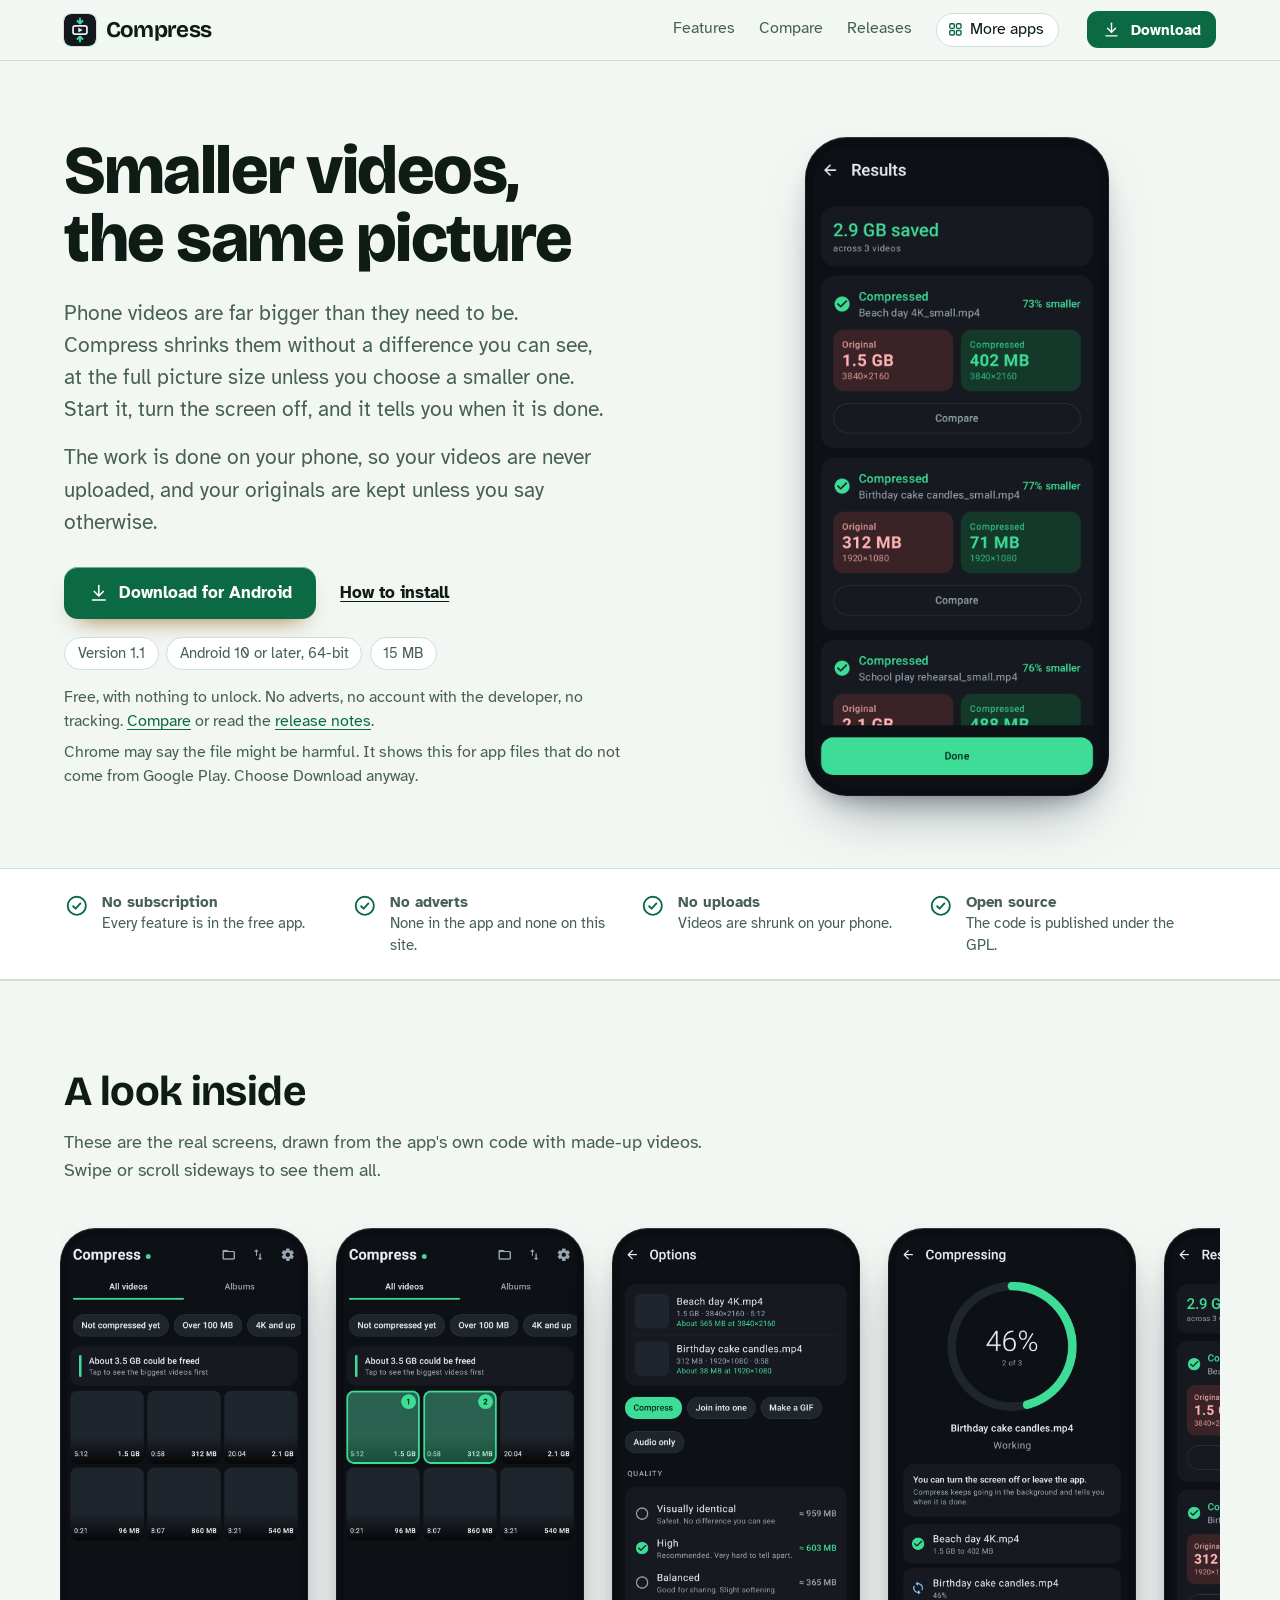
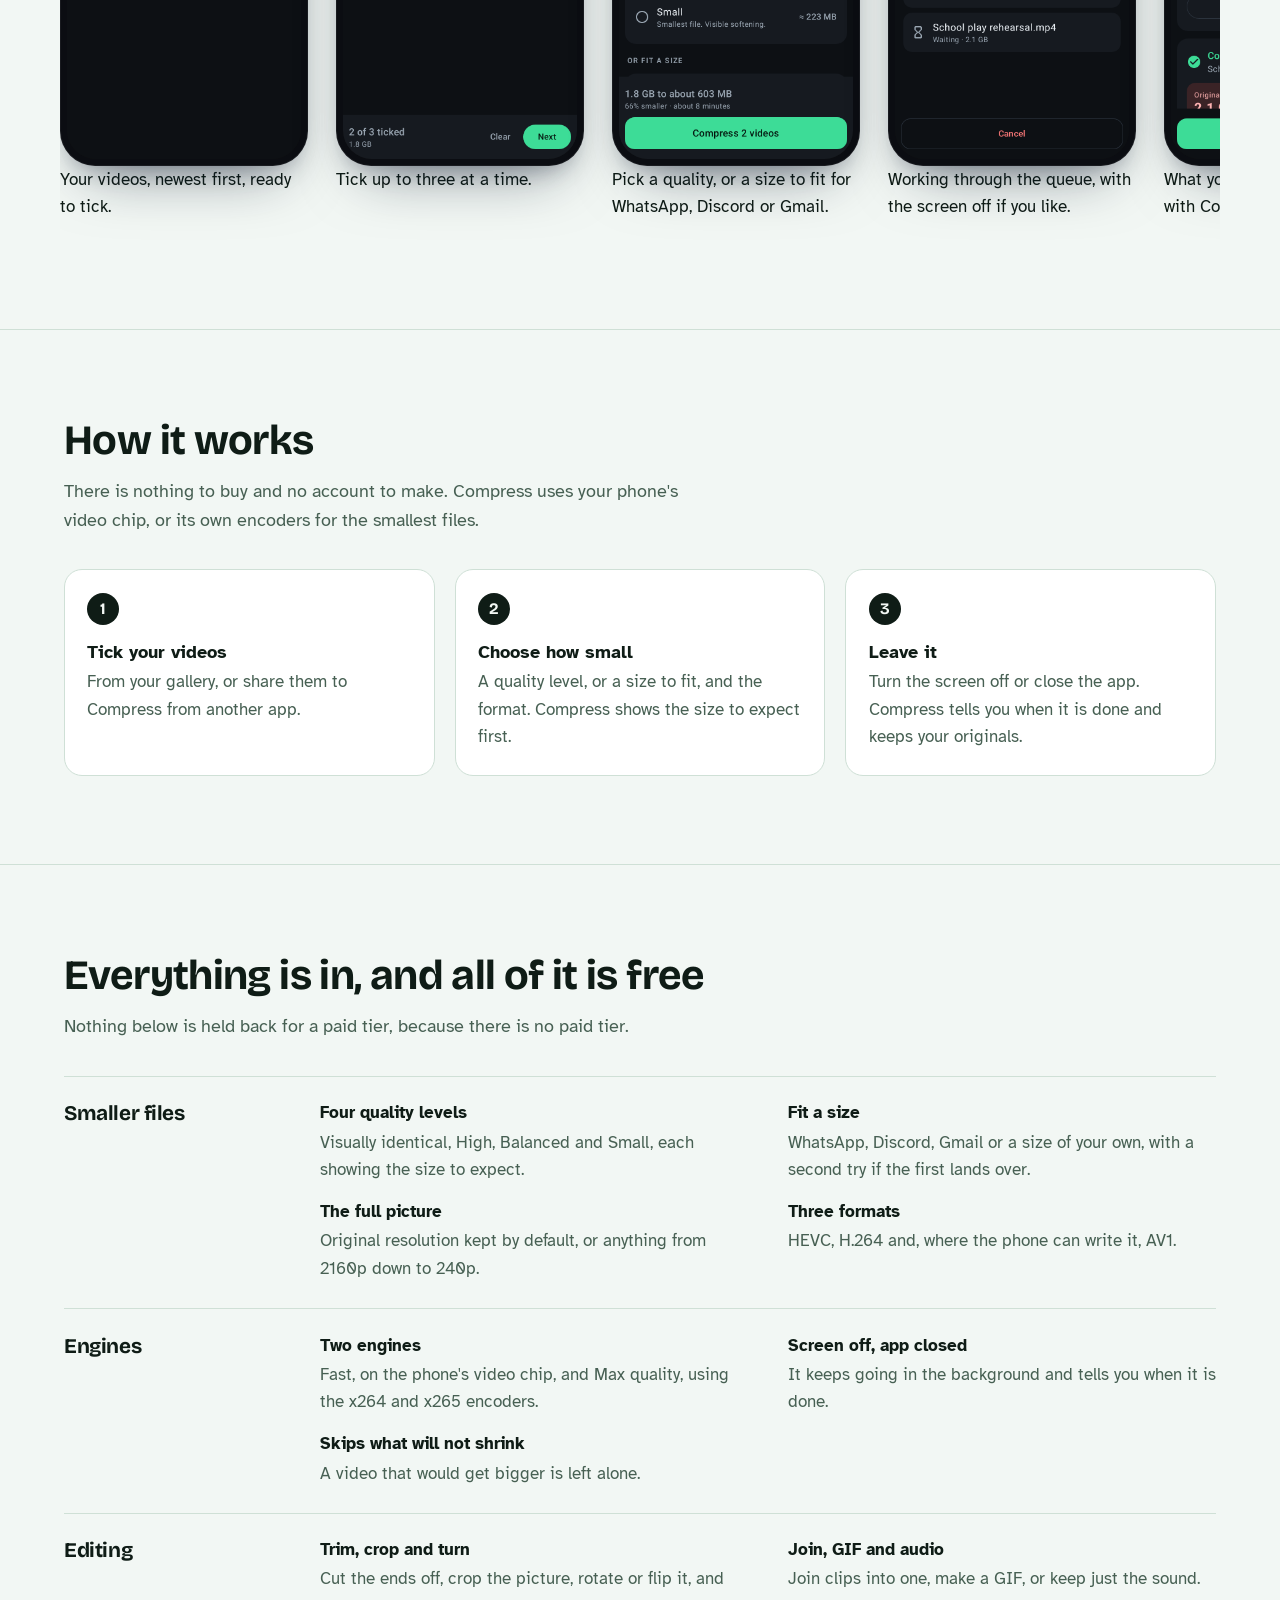
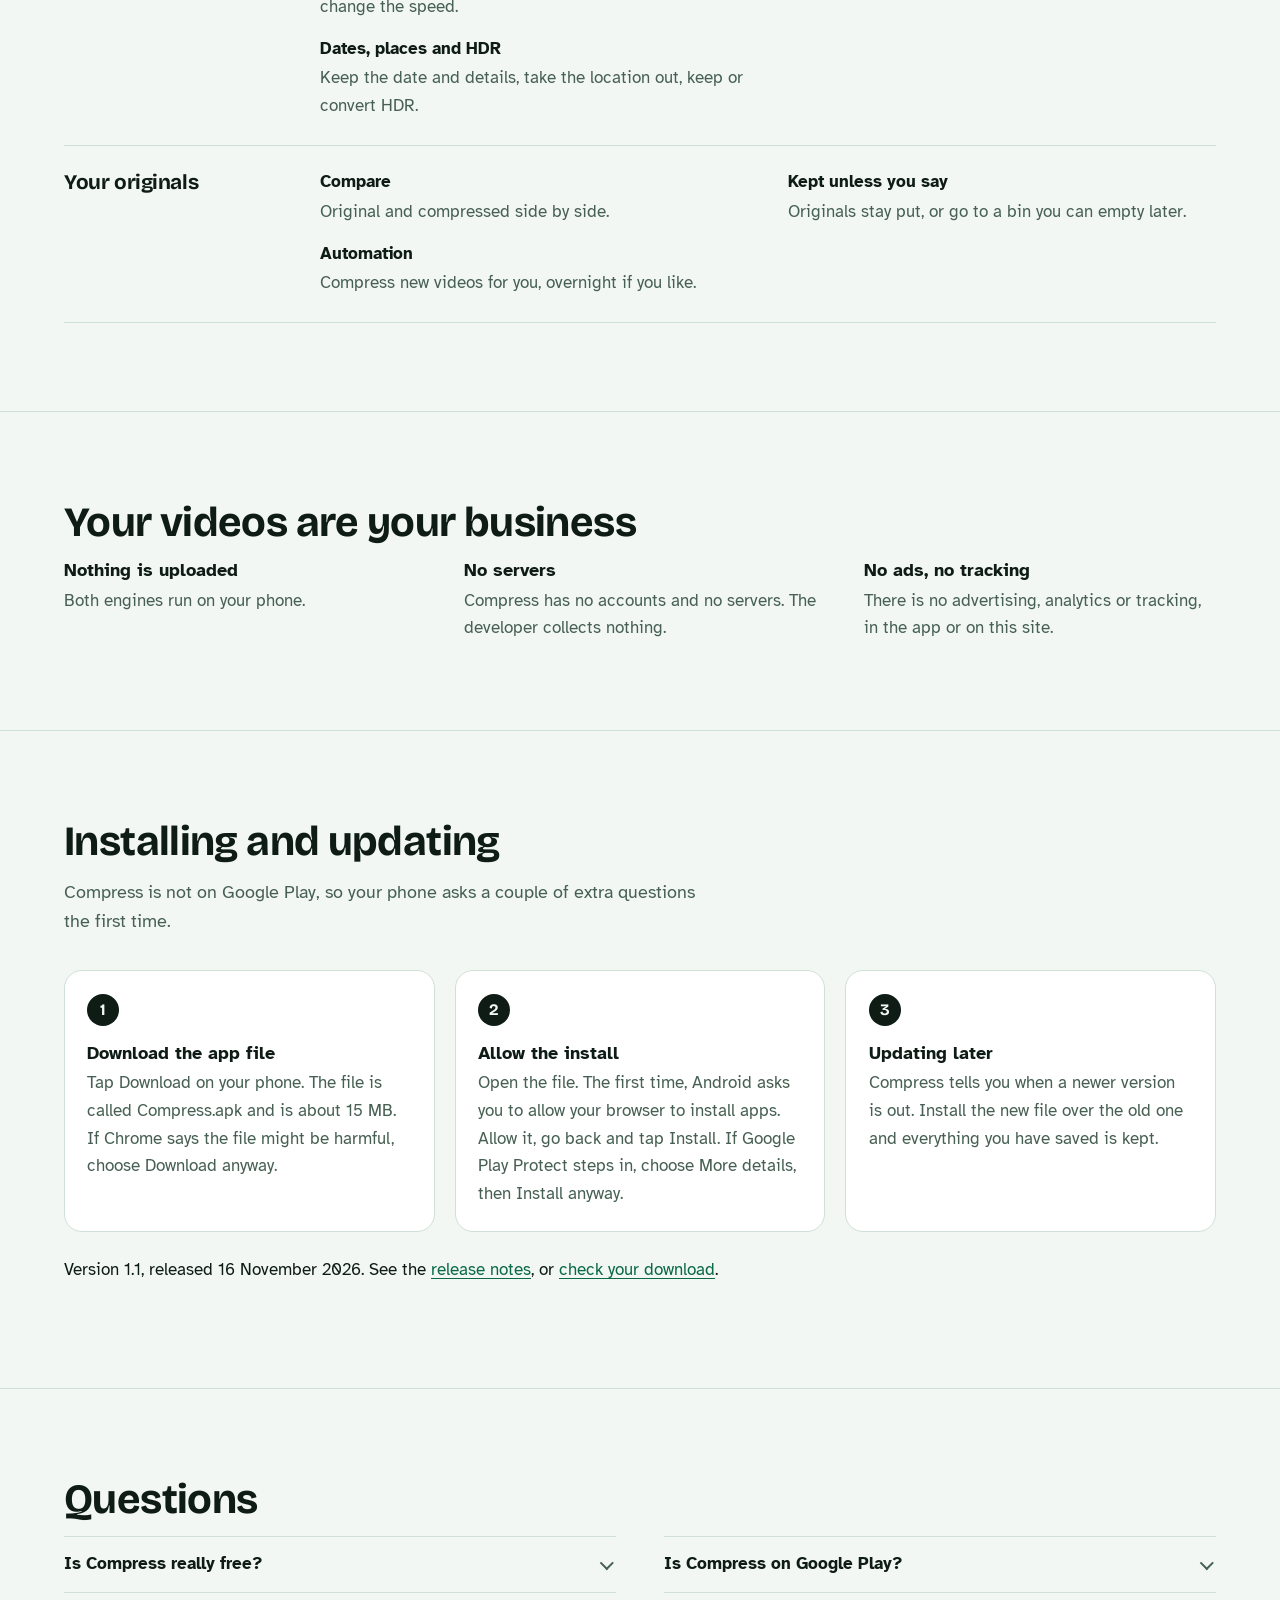
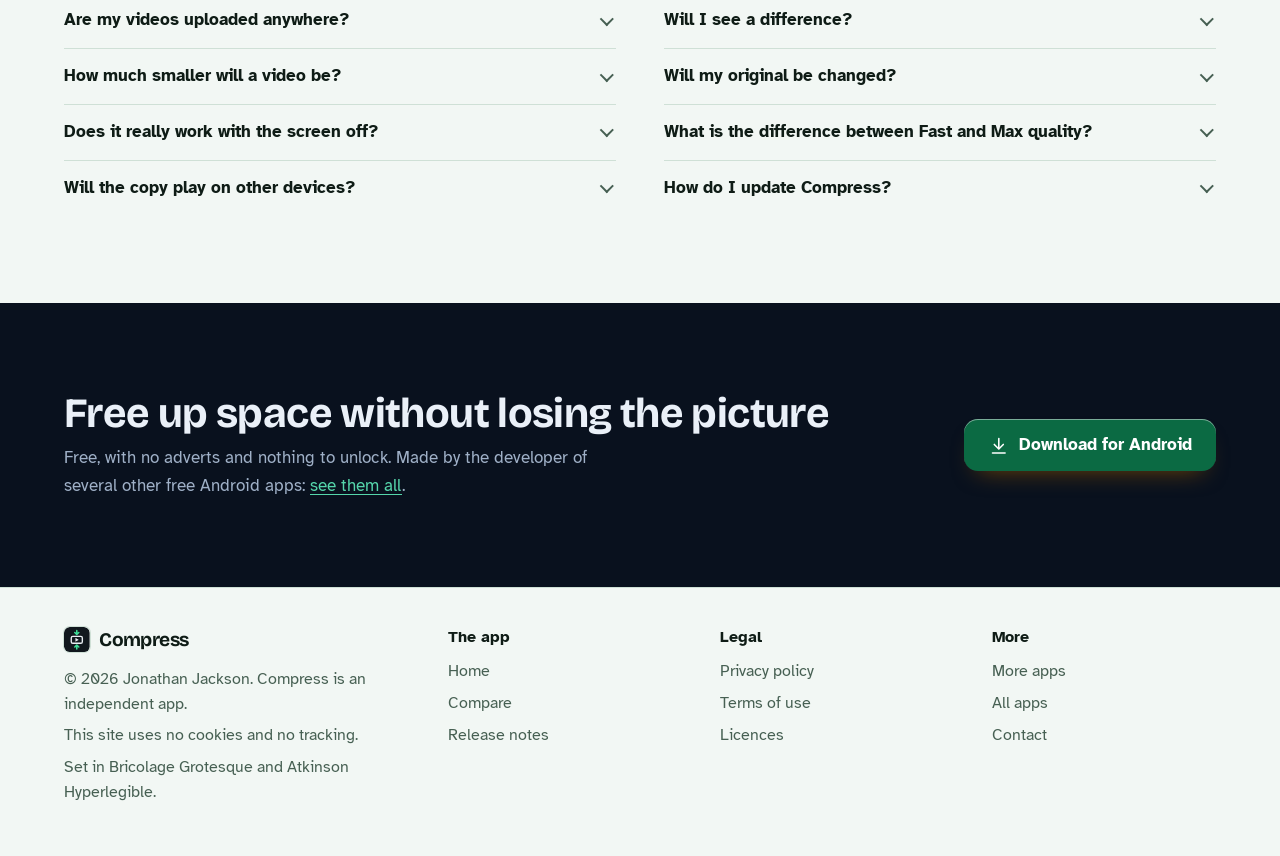
<file: index.html>
<!DOCTYPE html>
<html lang="en-GB">
<head>
<meta charset="utf-8">
<meta name="viewport" content="width=device-width, initial-scale=1">
<title>Compress: smaller videos, the same picture, on your phone</title>
<meta name="description" content="Compress is a free, open-source Android app that makes phone videos smaller without a difference you can see. Quality levels or a size to fit, HEVC, H.264 and AV1, screen off. No adverts, no uploads.">
<meta name="author" content="Jonathan Jackson">
<link rel="canonical" href="https://customgpter.github.io/compress/">
<meta name="theme-color" content="#f2f7f4" media="(prefers-color-scheme: light)">
<meta name="theme-color" content="#0a120e" media="(prefers-color-scheme: dark)">
<meta property="og:type" content="website">
<meta property="og:site_name" content="Compress">
<meta property="og:title" content="Compress: smaller videos, the same picture, on your phone">
<meta property="og:description" content="Compress is a free, open-source Android app that makes phone videos smaller without a difference you can see. Quality levels or a size to fit, HEVC, H.264 and AV1, screen off. No adverts, no uploads.">
<meta property="og:url" content="https://customgpter.github.io/compress/">
<meta property="og:image" content="https://customgpter.github.io/compress/assets/og.png">
<meta property="og:image:width" content="1200">
<meta property="og:image:height" content="630">
<meta property="og:image:alt" content="Compress&#x27;s results screen showing 2.9 GB saved across three videos">
<meta property="og:locale" content="en_GB">
<meta name="twitter:card" content="summary_large_image">
<link rel="icon" href="./assets/favicon.svg" type="image/svg+xml">
<link rel="apple-touch-icon" href="./assets/apple-touch-icon.png">
<link rel="preload" href="./assets/fonts/bricolage-grotesque-latin.woff2" as="font" type="font/woff2" crossorigin>
<link rel="preload" href="./assets/fonts/atkinson-hyperlegible-latin-400-normal.woff2" as="font" type="font/woff2" crossorigin>
<link rel="stylesheet" href="./assets/site.css?v=1">
<link rel="stylesheet" href="./assets/house.css?v=1">
<link rel="stylesheet" href="./assets/apps-list.css?v=1">
<script src="./assets/apps-list.js?v=1" defer></script>
<script type="application/ld+json">{"@context":"https://schema.org","@type":"SoftwareApplication","name":"Compress","url":"https://customgpter.github.io/compress/","description":"Compress is a free, open-source Android app that makes phone videos smaller without a difference you can see. Quality levels or a size to fit, HEVC, H.264 and AV1, screen off. No adverts, no uploads.","applicationCategory":"MultimediaApplication","operatingSystem":"Android 10 or later, 64-bit","softwareVersion":"1.1","downloadUrl":"https://github.com/CustomGPTer/compress/releases/latest/download/Compress.apk","releaseNotes":"https://customgpter.github.io/compress/releases.html","offers":{"@type":"Offer","price":"0","priceCurrency":"GBP"},"inLanguage":"en-GB","image":"https://customgpter.github.io/compress/assets/og.png","featureList":["Four quality levels","Fit a size","The full picture","Three formats","Two engines","Screen off, app closed","Skips what will not shrink","Trim, crop and turn","Join, GIF and audio","Dates, places and HDR","Compare","Kept unless you say"],"author":{"@type":"Person","name":"Jonathan Jackson"}}</script>
<script type="application/ld+json">{"@context":"https://schema.org","@type":"FAQPage","mainEntity":[{"@type":"Question","name":"Is Compress really free?","acceptedAnswer":{"@type":"Answer","text":"Yes. There is no paid version, no subscription and no adverts, and nothing in the app is locked. See the comparison."}},{"@type":"Question","name":"Is Compress on Google Play?","acceptedAnswer":{"@type":"Answer","text":"No. Compress is a personal project and is downloaded from this site as an Android app file. It needs Android 10 or later on a 64-bit phone, which covers almost every phone sold in recent years."}},{"@type":"Question","name":"Are my videos uploaded anywhere?","acceptedAnswer":{"@type":"Answer","text":"No. Compress reads and writes videos on your phone, and it has no servers. It uses the internet for one thing only: to check for a newer version of itself. The detail is in the privacy policy."}},{"@type":"Question","name":"Will I see a difference?","acceptedAnswer":{"@type":"Answer","text":"On Visually identical and High you should not, at normal viewing. Compressing always discards something, and the lower settings trade more of it for a smaller file, so each setting says plainly what to expect. Use Compare to check a result for yourself before you delete anything."}},{"@type":"Question","name":"How much smaller will a video be?","acceptedAnswer":{"@type":"Answer","text":"It depends on the video and the setting. On High, Compress aims a one-minute 1080p video at about 39 MB, where a phone usually records that minute at 100 MB or more. A video that is already tightly packed, such as one downloaded from a website, may not shrink at all. Compress says so and skips it."}},{"@type":"Question","name":"Will my original be changed?","acceptedAnswer":{"@type":"Answer","text":"No. Compress saves a new copy, in Movies/Compress unless you choose another folder, and leaves the original alone. If you turn on Replace originals, you are asked after each batch to move the originals to Android's bin, where they stay for 30 days."}},{"@type":"Question","name":"Does it really work with the screen off?","acceptedAnswer":{"@type":"Answer","text":"Yes. Compress runs as a background task with a notification that shows progress, so you can turn the screen off or use another app. Recent versions of Android limit how long an app may do this in a day, to about six hours. If that limit is reached, Compress stops tidily and carries on when you next open it."}},{"@type":"Question","name":"What is the difference between Fast and Max quality?","acceptedAnswer":{"@type":"Answer","text":"Fast hands the work to the phone's video chip, which is quick and stays cool. Max quality does the work in software with the x264 and x265 encoders. It can squeeze a file smaller for the same picture, but it takes many times longer and warms the phone, so it is best left running on charge."}},{"@type":"Question","name":"Will the copy play on other devices?","acceptedAnswer":{"@type":"Answer","text":"A copy in HEVC plays on most phones, tablets, televisions and computers made since about 2017. If it has to play on something older, choose H.264 instead. AV1 files are the smallest and need a recent device or browser."}},{"@type":"Question","name":"How do I update Compress?","acceptedAnswer":{"@type":"Answer","text":"Compress tells you when it opens if a newer version is out. Download it from this site and install it over the one you have. Your settings and your queue are kept."}}]}</script>
</head>
<body>
<a class="skip" href="#main">Skip to content</a>
<header class="masthead">
<div class="wrap">
<a class="brand" href="./" aria-label="Compress home"><svg viewBox="0 0 108 108" aria-hidden="true"><rect width="108" height="108" rx="24" fill="#12181e"/><g transform="translate(54 54) scale(1.3) translate(-54 -54)"><path fill="none" stroke="#e9eef3" stroke-width="4.5" stroke-linejoin="round" d="M41 43h26a5 5 0 0 1 5 5v12a5 5 0 0 1-5 5H41a5 5 0 0 1-5-5V48a5 5 0 0 1 5-5z"/><path fill="#e9eef3" d="M50.5 48.2l9.2 5.3a.6.6 0 0 1 0 1l-9.2 5.3a.6.6 0 0 1-.9-.5V48.7a.6.6 0 0 1 .9-.5z"/><path fill="none" stroke="#3ddc97" stroke-width="5" stroke-linecap="round" stroke-linejoin="round" d="M54 24v12M47.5 30.5 54 37l6.5-6.5M54 84V72M47.5 77.5 54 71l6.5 6.5"/></g></svg><span>Compress</span></a>
<nav aria-label="Main"><ul><li><a href="./#features">Features</a></li><li><a href="./compare.html">Compare</a></li><li><a href="./releases.html">Releases</a></li><li><a class="more-apps" href="./more-apps.html"><svg class="ico" viewBox="0 0 24 24" aria-hidden="true"><rect x="4" y="4" width="6.5" height="6.5" rx="1.6"/><rect x="13.5" y="4" width="6.5" height="6.5" rx="1.6"/><rect x="4" y="13.5" width="6.5" height="6.5" rx="1.6"/><rect x="13.5" y="13.5" width="6.5" height="6.5" rx="1.6"/></svg>More apps</a></li></ul></nav>
<a class="button small" href="https://github.com/CustomGPTer/compress/releases/latest/download/Compress.apk"><svg class="ico" viewBox="0 0 24 24" aria-hidden="true"><path d="M12 4v11"/><path d="M7 10.5l5 5 5-5"/><path d="M5 20h14"/></svg>Download</a>
</div>
</header>
<main id="main">
<div class="hero">
<div class="wrap hero-grid">
<div class="hero-copy">
<h1>Smaller videos, the same picture</h1>
<p class="lede">Phone videos are far bigger than they need to be. Compress shrinks them without a difference you can see, at the full picture size unless you choose a smaller one. Start it, turn the screen off, and it tells you when it is done.</p><p class="lede">The work is done on your phone, so your videos are never uploaded, and your originals are kept unless you say otherwise.</p>

<p class="get" id="download"><a class="button" href="https://github.com/CustomGPTer/compress/releases/latest/download/Compress.apk"><svg class="ico" viewBox="0 0 24 24" aria-hidden="true"><path d="M12 4v11"/><path d="M7 10.5l5 5 5-5"/><path d="M5 20h14"/></svg>Download for Android</a><a class="aside" href="#install">How to install</a></p>
<ul class="pills"><li>Version 1.1</li><li>Android 10 or later, 64-bit</li><li>15 MB</li></ul>
<p class="facts">Free, with nothing to unlock. No adverts, no account with the developer, no tracking. <a href="compare.html">Compare</a> or read the <a href="releases.html">release notes</a>.</p>
<p class="facts">Chrome may say the file might be harmful. It shows this for app files that do not come from Google Play. Choose Download anyway.</p>
</div>
<div class="hero-phone"><div class="phone"><img src="./assets/screens/results.png" alt="What you saved, video by video, with Compare." width="393" height="852" fetchpriority="high"></div></div>
</div>
</div>

<section class="promises" aria-label="In short">
<div class="wrap"><ul><li><svg class="ico" viewBox="0 0 24 24" aria-hidden="true"><circle cx="12" cy="12" r="8.5"/><path d="M8.6 12.4l2.3 2.3 4.5-4.9"/></svg><span><b>No subscription</b><span>Every feature is in the free app.</span></span></li><li><svg class="ico" viewBox="0 0 24 24" aria-hidden="true"><circle cx="12" cy="12" r="8.5"/><path d="M8.6 12.4l2.3 2.3 4.5-4.9"/></svg><span><b>No adverts</b><span>None in the app and none on this site.</span></span></li><li><svg class="ico" viewBox="0 0 24 24" aria-hidden="true"><circle cx="12" cy="12" r="8.5"/><path d="M8.6 12.4l2.3 2.3 4.5-4.9"/></svg><span><b>No uploads</b><span>Videos are shrunk on your phone.</span></span></li><li><svg class="ico" viewBox="0 0 24 24" aria-hidden="true"><circle cx="12" cy="12" r="8.5"/><path d="M8.6 12.4l2.3 2.3 4.5-4.9"/></svg><span><b>Open source</b><span>The code is published under the GPL.</span></span></li></ul></div>
</section>

<section id="screens" aria-labelledby="screens-h">
<div class="wrap">
<h2 id="screens-h">A look inside</h2>
<p class="intro">These are the real screens, drawn from the app&#x27;s own code with made-up videos. Swipe or scroll sideways to see them all.</p>
<div class="gallery" tabindex="0" role="region" aria-label="Screens from Compress"><figure class="shot"><div class="phone"><img src="./assets/screens/home.png" alt="Your videos, newest first, ready to tick." width="393" height="852" loading="eager" decoding="async"></div><figcaption>Your videos, newest first, ready to tick.</figcaption></figure><figure class="shot"><div class="phone"><img src="./assets/screens/picked.png" alt="Tick up to three at a time." width="393" height="852" loading="eager" decoding="async"></div><figcaption>Tick up to three at a time.</figcaption></figure><figure class="shot"><div class="phone"><img src="./assets/screens/options.png" alt="Pick a quality, or a size to fit for WhatsApp, Discord or Gmail." width="393" height="852" loading="eager" decoding="async"></div><figcaption>Pick a quality, or a size to fit for WhatsApp, Discord or Gmail.</figcaption></figure><figure class="shot"><div class="phone"><img src="./assets/screens/progress.png" alt="Working through the queue, with the screen off if you like." width="393" height="852" loading="eager" decoding="async"></div><figcaption>Working through the queue, with the screen off if you like.</figcaption></figure><figure class="shot"><div class="phone"><img src="./assets/screens/results.png" alt="What you saved, video by video, with Compare." width="393" height="852" loading="eager" decoding="async"></div><figcaption>What you saved, video by video, with Compare.</figcaption></figure><figure class="shot"><div class="phone"><img src="./assets/screens/settings.png" alt="Starting choices and where new videos are saved." width="393" height="852" loading="eager" decoding="async"></div><figcaption>Starting choices and where new videos are saved.</figcaption></figure><figure class="shot"><div class="phone"><img src="./assets/screens/licences.png" alt="The open-source parts inside, and where to get the code." width="393" height="852" loading="eager" decoding="async"></div><figcaption>The open-source parts inside, and where to get the code.</figcaption></figure></div>
</div>
</section>

<section id="how" aria-labelledby="how-h">
<div class="wrap">
<h2 id="how-h">How it works</h2>
<p class="intro">There is nothing to buy and no account to make. Compress uses your phone's video chip, or its own encoders for the smallest files.</p>
<ol class="steps"><li><h3>Tick your videos</h3><p>From your gallery, or share them to Compress from another app.</p></li><li><h3>Choose how small</h3><p>A quality level, or a size to fit, and the format. Compress shows the size to expect first.</p></li><li><h3>Leave it</h3><p>Turn the screen off or close the app. Compress tells you when it is done and keeps your originals.</p></li></ol>
</div>
</section>

<section id="features" aria-labelledby="features-h">
<div class="wrap">
<h2 id="features-h">Everything is in, and all of it is free</h2>
<p class="intro">Nothing below is held back for a paid tier, because there is no paid tier.</p>
<div class="groups"><div class="group"><h3>Smaller files</h3><dl><div><dt>Four quality levels</dt><dd>Visually identical, High, Balanced and Small, each showing the size to expect.</dd></div><div><dt>Fit a size</dt><dd>WhatsApp, Discord, Gmail or a size of your own, with a second try if the first lands over.</dd></div><div><dt>The full picture</dt><dd>Original resolution kept by default, or anything from 2160p down to 240p.</dd></div><div><dt>Three formats</dt><dd>HEVC, H.264 and, where the phone can write it, AV1.</dd></div></dl></div><div class="group"><h3>Engines</h3><dl><div><dt>Two engines</dt><dd>Fast, on the phone's video chip, and Max quality, using the x264 and x265 encoders.</dd></div><div><dt>Screen off, app closed</dt><dd>It keeps going in the background and tells you when it is done.</dd></div><div><dt>Skips what will not shrink</dt><dd>A video that would get bigger is left alone.</dd></div></dl></div><div class="group"><h3>Editing</h3><dl><div><dt>Trim, crop and turn</dt><dd>Cut the ends off, crop the picture, rotate or flip it, and change the speed.</dd></div><div><dt>Join, GIF and audio</dt><dd>Join clips into one, make a GIF, or keep just the sound.</dd></div><div><dt>Dates, places and HDR</dt><dd>Keep the date and details, take the location out, keep or convert HDR.</dd></div></dl></div><div class="group"><h3>Your originals</h3><dl><div><dt>Compare</dt><dd>Original and compressed side by side.</dd></div><div><dt>Kept unless you say</dt><dd>Originals stay put, or go to a bin you can empty later.</dd></div><div><dt>Automation</dt><dd>Compress new videos for you, overnight if you like.</dd></div></dl></div></div>
</div>
</section>

<section id="privacy" aria-labelledby="privacy-h">
<div class="wrap">
<h2 id="privacy-h">Your videos are your business</h2>
<ul class="plain"><li><h3>Nothing is uploaded</h3><p>Both engines run on your phone.</p></li><li><h3>No servers</h3><p>Compress has no accounts and no servers. The developer collects nothing.</p></li><li><h3>No ads, no tracking</h3><p>There is no advertising, analytics or tracking, in the app or on this site.</p></li></ul>
</div>
</section>

<section id="install" aria-labelledby="install-h">
<div class="wrap">
<h2 id="install-h">Installing and updating</h2>
<p class="intro">Compress is not on Google Play, so your phone asks a couple of extra questions the first time.</p>
<ol class="steps"><li><h3>Download the app file</h3><p>Tap Download on your phone. The file is called Compress.apk and is about 15 MB. If Chrome says the file might be harmful, choose Download anyway.</p></li><li><h3>Allow the install</h3><p>Open the file. The first time, Android asks you to allow your browser to install apps. Allow it, go back and tap Install. If Google Play Protect steps in, choose More details, then Install anyway.</p></li><li><h3>Updating later</h3><p>Compress tells you when a newer version is out. Install the new file over the old one and everything you have saved is kept.</p></li></ol>
<p class="after-table">Version 1.1, released 16 November 2026. See the <a href="releases.html">release notes</a>, or <a href="releases.html#checking">check your download</a>.</p>
</div>
</section>

<section id="questions" aria-labelledby="questions-h">
<div class="wrap">
<h2 id="questions-h">Questions</h2>
<div class="faq"><details><summary>Is Compress really free?</summary><p>Yes. There is no paid version, no subscription and no adverts, and nothing in the app is locked. <a href="compare.html">See the comparison</a>.</p></details><details><summary>Is Compress on Google Play?</summary><p>No. Compress is a personal project and is downloaded from this site as an Android app file. It needs Android 10 or later on a 64-bit phone, which covers almost every phone sold in recent years.</p></details><details><summary>Are my videos uploaded anywhere?</summary><p>No. Compress reads and writes videos on your phone, and it has no servers. It uses the internet for one thing only: to check for a newer version of itself. The detail is in the <a href="privacy.html#services">privacy policy</a>.</p></details><details><summary>Will I see a difference?</summary><p>On Visually identical and High you should not, at normal viewing. Compressing always discards something, and the lower settings trade more of it for a smaller file, so each setting says plainly what to expect. Use Compare to check a result for yourself before you delete anything.</p></details><details><summary>How much smaller will a video be?</summary><p>It depends on the video and the setting. On High, Compress aims a one-minute 1080p video at about 39 MB, where a phone usually records that minute at 100 MB or more. A video that is already tightly packed, such as one downloaded from a website, may not shrink at all. Compress says so and skips it.</p></details><details><summary>Will my original be changed?</summary><p>No. Compress saves a new copy, in Movies/Compress unless you choose another folder, and leaves the original alone. If you turn on Replace originals, you are asked after each batch to move the originals to Android's bin, where they stay for 30 days.</p></details><details><summary>Does it really work with the screen off?</summary><p>Yes. Compress runs as a background task with a notification that shows progress, so you can turn the screen off or use another app. Recent versions of Android limit how long an app may do this in a day, to about six hours. If that limit is reached, Compress stops tidily and carries on when you next open it.</p></details><details><summary>What is the difference between Fast and Max quality?</summary><p>Fast hands the work to the phone's video chip, which is quick and stays cool. Max quality does the work in software with the x264 and x265 encoders. It can squeeze a file smaller for the same picture, but it takes many times longer and warms the phone, so it is best left running on charge.</p></details><details><summary>Will the copy play on other devices?</summary><p>A copy in HEVC plays on most phones, tablets, televisions and computers made since about 2017. If it has to play on something older, choose H.264 instead. AV1 files are the smallest and need a recent device or browser.</p></details><details><summary>How do I update Compress?</summary><p>Compress tells you when it opens if a newer version is out. Download it from this site and install it over the one you have. Your settings and your queue are kept.</p></details></div>
</div>
</section>

<section class="closing" aria-labelledby="closing-h">
<div class="wrap">
<div><h2 id="closing-h">Free up space without losing the picture</h2><p>Free, with no adverts and nothing to unlock. Made by the developer of several other free Android apps: <a href="more-apps.html">see them all</a>.</p></div>
<a class="button" href="https://github.com/CustomGPTer/compress/releases/latest/download/Compress.apk"><svg class="ico" viewBox="0 0 24 24" aria-hidden="true"><path d="M12 4v11"/><path d="M7 10.5l5 5 5-5"/><path d="M5 20h14"/></svg>Download for Android</a>
</div>
</section>
</main>
<footer class="colophon">
<div class="wrap">
<div>
<a class="brand" href="./" aria-label="Compress home"><svg viewBox="0 0 108 108" aria-hidden="true"><rect width="108" height="108" rx="24" fill="#12181e"/><g transform="translate(54 54) scale(1.3) translate(-54 -54)"><path fill="none" stroke="#e9eef3" stroke-width="4.5" stroke-linejoin="round" d="M41 43h26a5 5 0 0 1 5 5v12a5 5 0 0 1-5 5H41a5 5 0 0 1-5-5V48a5 5 0 0 1 5-5z"/><path fill="#e9eef3" d="M50.5 48.2l9.2 5.3a.6.6 0 0 1 0 1l-9.2 5.3a.6.6 0 0 1-.9-.5V48.7a.6.6 0 0 1 .9-.5z"/><path fill="none" stroke="#3ddc97" stroke-width="5" stroke-linecap="round" stroke-linejoin="round" d="M54 24v12M47.5 30.5 54 37l6.5-6.5M54 84V72M47.5 77.5 54 71l6.5 6.5"/></g></svg><span>Compress</span></a>
<p>&copy; 2026 Jonathan Jackson. Compress is an independent app.</p>
<p>This site uses no cookies and no tracking.</p>
<p>Set in Bricolage Grotesque and Atkinson Hyperlegible.</p>
</div>
<nav aria-label="The app"><h2>The app</h2><ul>
<li><a href="./">Home</a></li>
<li><a href="./compare.html">Compare</a></li>
<li><a href="./releases.html">Release notes</a></li>

</ul></nav>
<nav aria-label="Legal"><h2>Legal</h2><ul>
<li><a href="./privacy.html">Privacy policy</a></li>
<li><a href="./terms.html">Terms of use</a></li>
<li><a href="./licences.html">Licences</a></li>
</ul></nav>
<nav aria-label="More"><h2>More</h2><ul>
<li><a href="./more-apps.html">More apps</a></li>
<li><a href="https://customgpter.github.io/">All apps</a></li>
<li><a href="https://github.com/CustomGPTer/compress/issues">Contact</a></li>
</ul></nav>
</div>
</footer>
</body>
</html>
</file>
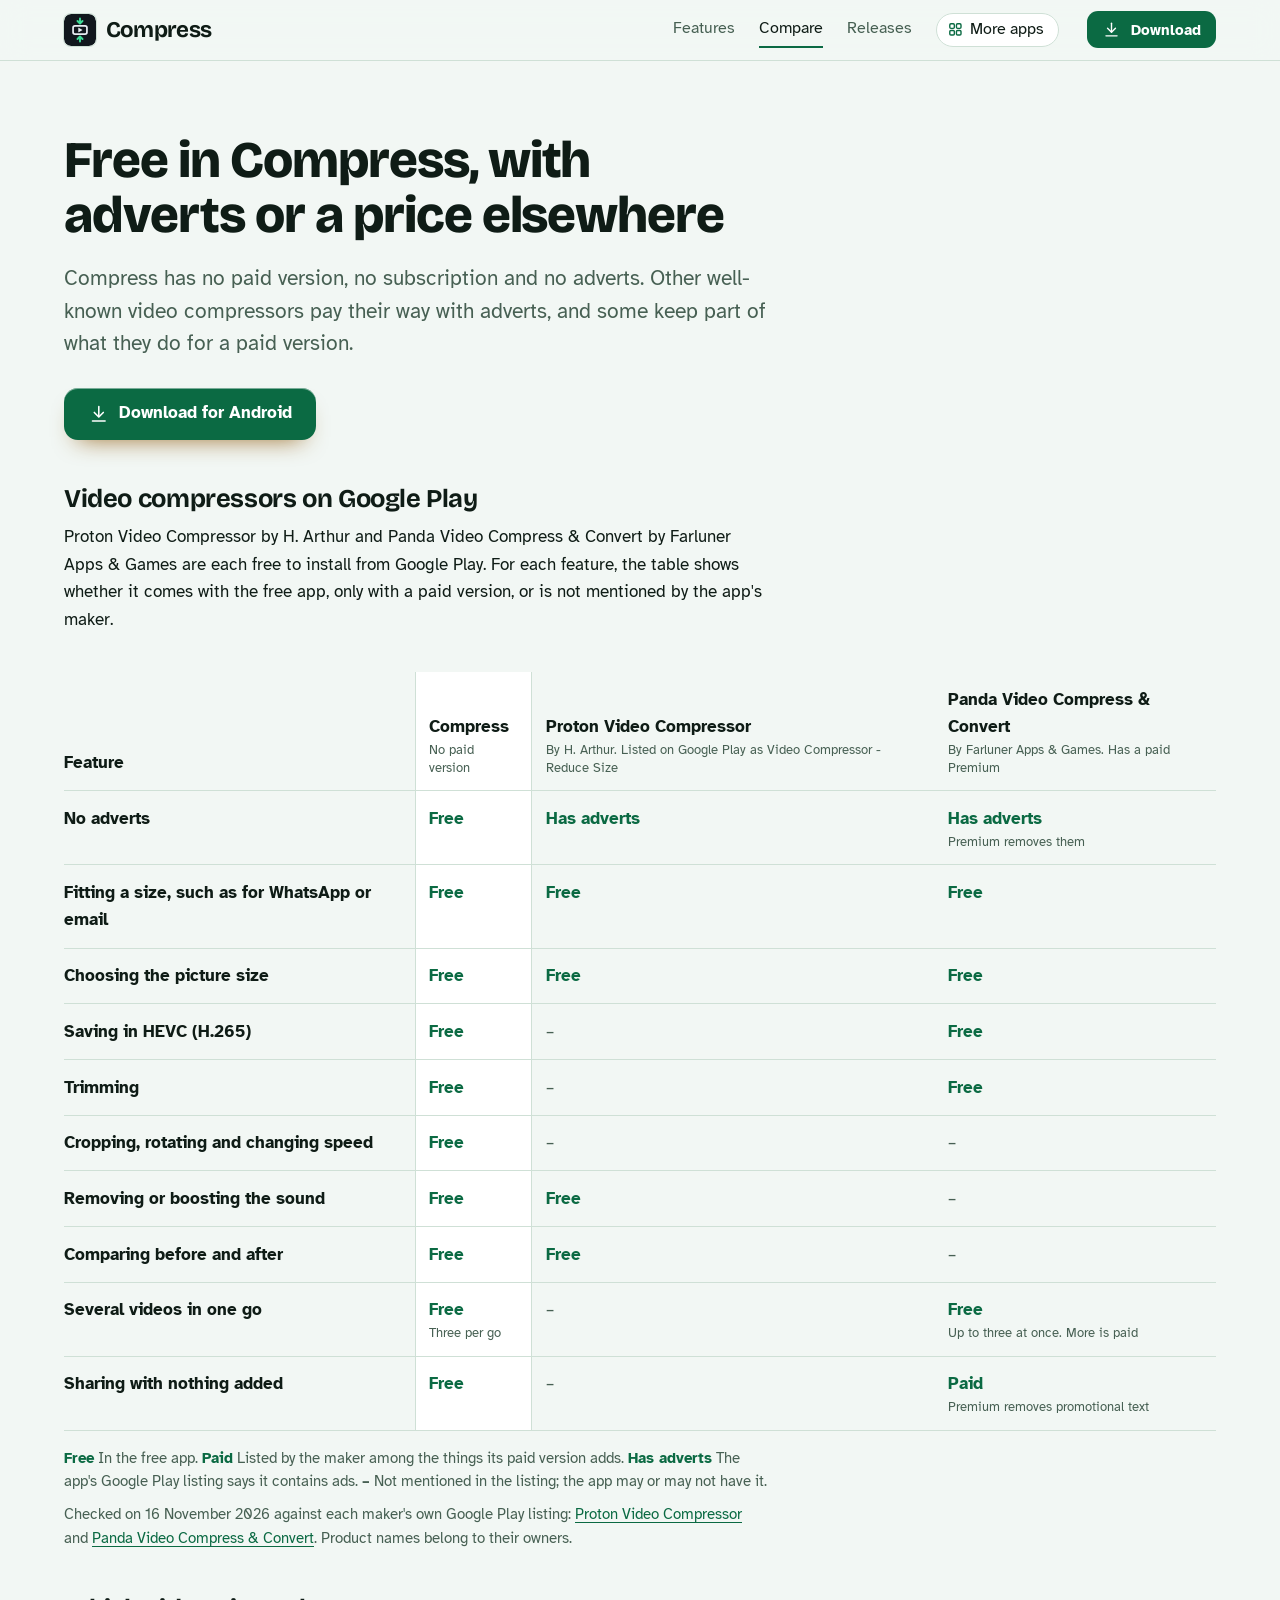
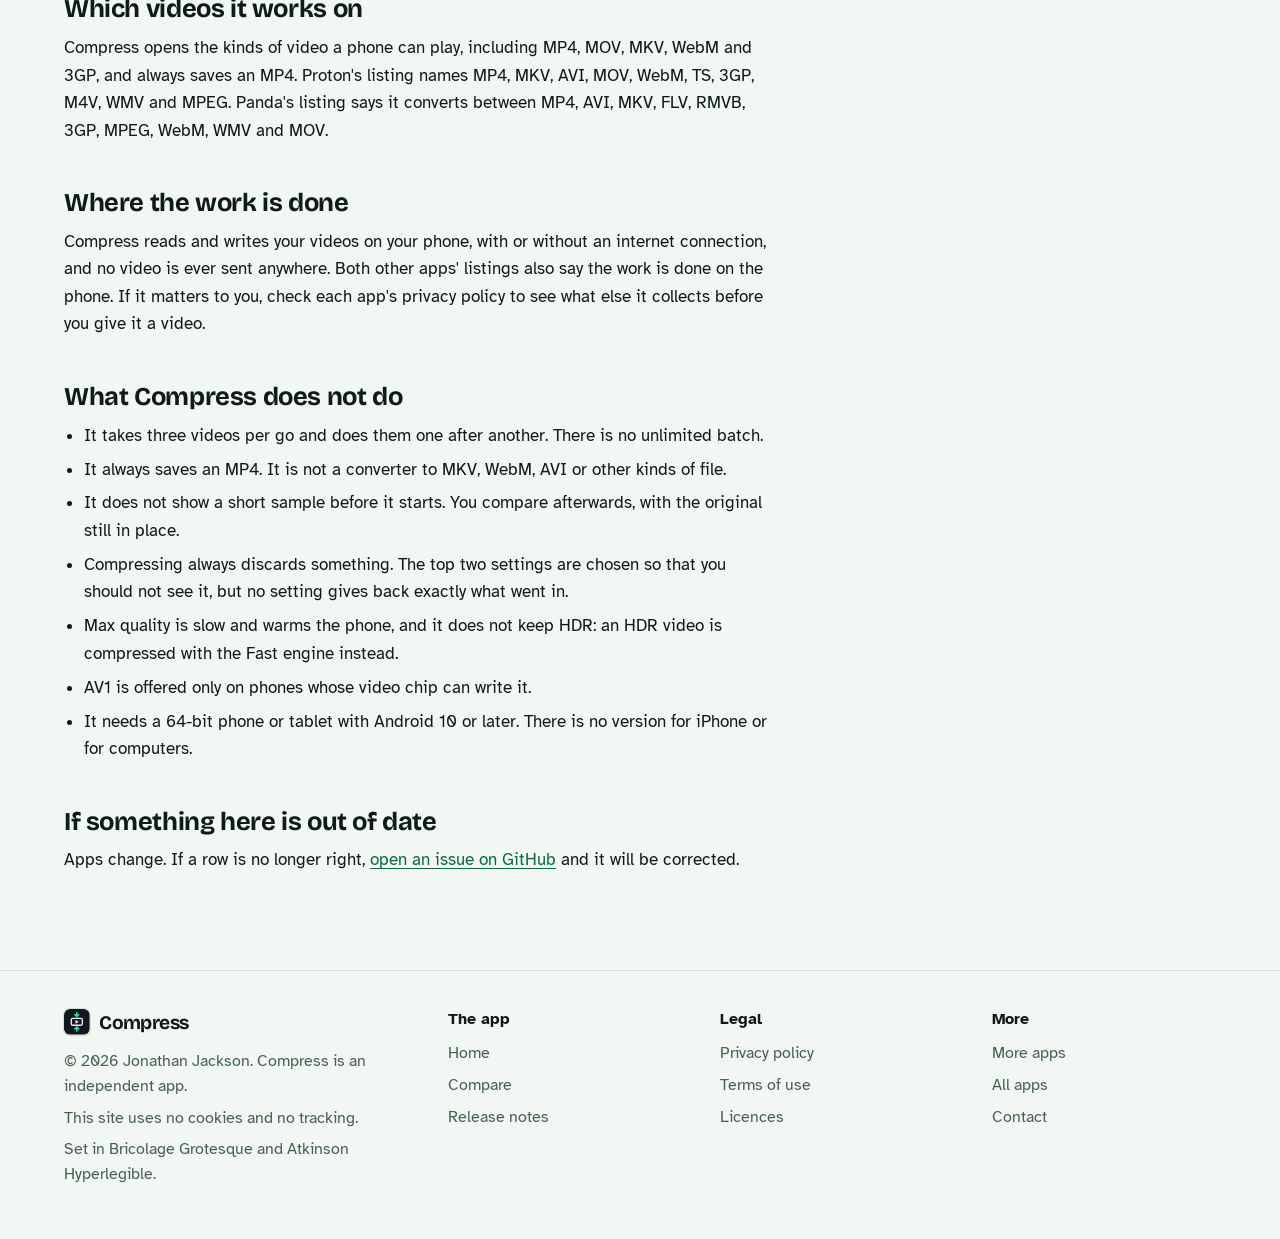
<file: compare.html>
<!DOCTYPE html>
<html lang="en-GB">
<head>
<meta charset="utf-8">
<meta name="viewport" content="width=device-width, initial-scale=1">
<title>Compress compared with other Android video compressors</title>
<meta name="description" content="What is free in Compress and what other Android video compressors show adverts for or keep for a paid version, checked against their own Google Play listings.">
<meta name="author" content="Jonathan Jackson">
<link rel="canonical" href="https://customgpter.github.io/compress/compare.html">
<meta name="theme-color" content="#f2f7f4" media="(prefers-color-scheme: light)">
<meta name="theme-color" content="#0a120e" media="(prefers-color-scheme: dark)">
<meta property="og:type" content="website">
<meta property="og:site_name" content="Compress">
<meta property="og:title" content="Compress compared with other Android video compressors">
<meta property="og:description" content="What is free in Compress and what other Android video compressors show adverts for or keep for a paid version, checked against their own Google Play listings.">
<meta property="og:url" content="https://customgpter.github.io/compress/compare.html">
<meta property="og:image" content="https://customgpter.github.io/compress/assets/og.png">
<meta property="og:image:width" content="1200">
<meta property="og:image:height" content="630">
<meta property="og:image:alt" content="Compress&#x27;s results screen showing 2.9 GB saved across three videos">
<meta property="og:locale" content="en_GB">
<meta name="twitter:card" content="summary_large_image">
<link rel="icon" href="./assets/favicon.svg" type="image/svg+xml">
<link rel="apple-touch-icon" href="./assets/apple-touch-icon.png">
<link rel="preload" href="./assets/fonts/bricolage-grotesque-latin.woff2" as="font" type="font/woff2" crossorigin>
<link rel="preload" href="./assets/fonts/atkinson-hyperlegible-latin-400-normal.woff2" as="font" type="font/woff2" crossorigin>
<link rel="stylesheet" href="./assets/site.css?v=1">
<link rel="stylesheet" href="./assets/house.css?v=1">
<link rel="stylesheet" href="./assets/apps-list.css?v=1">
<script src="./assets/apps-list.js?v=1" defer></script>
</head>
<body>
<a class="skip" href="#main">Skip to content</a>
<header class="masthead">
<div class="wrap">
<a class="brand" href="./" aria-label="Compress home"><svg viewBox="0 0 108 108" aria-hidden="true"><rect width="108" height="108" rx="24" fill="#12181e"/><g transform="translate(54 54) scale(1.3) translate(-54 -54)"><path fill="none" stroke="#e9eef3" stroke-width="4.5" stroke-linejoin="round" d="M41 43h26a5 5 0 0 1 5 5v12a5 5 0 0 1-5 5H41a5 5 0 0 1-5-5V48a5 5 0 0 1 5-5z"/><path fill="#e9eef3" d="M50.5 48.2l9.2 5.3a.6.6 0 0 1 0 1l-9.2 5.3a.6.6 0 0 1-.9-.5V48.7a.6.6 0 0 1 .9-.5z"/><path fill="none" stroke="#3ddc97" stroke-width="5" stroke-linecap="round" stroke-linejoin="round" d="M54 24v12M47.5 30.5 54 37l6.5-6.5M54 84V72M47.5 77.5 54 71l6.5 6.5"/></g></svg><span>Compress</span></a>
<nav aria-label="Main"><ul><li><a href="./#features">Features</a></li><li><a href="./compare.html" aria-current="page">Compare</a></li><li><a href="./releases.html">Releases</a></li><li><a class="more-apps" href="./more-apps.html"><svg class="ico" viewBox="0 0 24 24" aria-hidden="true"><rect x="4" y="4" width="6.5" height="6.5" rx="1.6"/><rect x="13.5" y="4" width="6.5" height="6.5" rx="1.6"/><rect x="4" y="13.5" width="6.5" height="6.5" rx="1.6"/><rect x="13.5" y="13.5" width="6.5" height="6.5" rx="1.6"/></svg>More apps</a></li></ul></nav>
<a class="button small" href="https://github.com/CustomGPTer/compress/releases/latest/download/Compress.apk"><svg class="ico" viewBox="0 0 24 24" aria-hidden="true"><path d="M12 4v11"/><path d="M7 10.5l5 5 5-5"/><path d="M5 20h14"/></svg>Download</a>
</div>
</header>
<main id="main" class="doc">
<div class="wrap">
<div class="measure">
<h1>Free in Compress, with adverts or a price elsewhere</h1>
<p class="lede">Compress has no paid version, no subscription and no adverts. Other well-known video compressors pay their way with adverts, and some keep part of what they do for a paid version.</p>
<p class="get"><a class="button" href="https://github.com/CustomGPTer/compress/releases/latest/download/Compress.apk"><svg class="ico" viewBox="0 0 24 24" aria-hidden="true"><path d="M12 4v11"/><path d="M7 10.5l5 5 5-5"/><path d="M5 20h14"/></svg>Download for Android</a></p>
<h2 id="paid">Video compressors on Google Play</h2>
<p>Proton Video Compressor by H. Arthur and Panda Video Compress &amp; Convert by Farluner Apps &amp; Games are each free to install from Google Play. For each feature, the table shows whether it comes with the free app, only with a paid version, or is not mentioned by the app's maker.</p>
</div>
<div class="scroll">
<table class="cmp">
<thead><tr><th scope="col">Feature</th><th scope="col" class="ours">Compress<small>No paid version</small></th><th scope="col">Proton Video Compressor<small>By H. Arthur. Listed on Google Play as Video Compressor - Reduce Size</small></th><th scope="col">Panda Video Compress &amp; Convert<small>By Farluner Apps &amp; Games. Has a paid Premium</small></th></tr></thead>
<tbody>
<tr><th scope="row">No adverts</th><td class="yes ours"><span class="app">Compress</span><span class="v">Free</span></td><td class="pay"><span class="app">Proton Video Compressor</span><span class="v">Has adverts</span></td><td class="pay"><span class="app">Panda Video Compress</span><span class="v">Has adverts<small>Premium removes them</small></span></td></tr>
<tr><th scope="row">Fitting a size, such as for WhatsApp or email</th><td class="yes ours"><span class="app">Compress</span><span class="v">Free</span></td><td class="yes"><span class="app">Proton Video Compressor</span><span class="v">Free</span></td><td class="yes"><span class="app">Panda Video Compress</span><span class="v">Free</span></td></tr>
<tr><th scope="row">Choosing the picture size</th><td class="yes ours"><span class="app">Compress</span><span class="v">Free</span></td><td class="yes"><span class="app">Proton Video Compressor</span><span class="v">Free</span></td><td class="yes"><span class="app">Panda Video Compress</span><span class="v">Free</span></td></tr>
<tr><th scope="row">Saving in HEVC (H.265)</th><td class="yes ours"><span class="app">Compress</span><span class="v">Free</span></td><td class="na"><span class="app">Proton Video Compressor</span><span class="v"><span aria-label="Not mentioned in its listing">&ndash;</span></span></td><td class="yes"><span class="app">Panda Video Compress</span><span class="v">Free</span></td></tr>
<tr><th scope="row">Trimming</th><td class="yes ours"><span class="app">Compress</span><span class="v">Free</span></td><td class="na"><span class="app">Proton Video Compressor</span><span class="v"><span aria-label="Not mentioned in its listing">&ndash;</span></span></td><td class="yes"><span class="app">Panda Video Compress</span><span class="v">Free</span></td></tr>
<tr><th scope="row">Cropping, rotating and changing speed</th><td class="yes ours"><span class="app">Compress</span><span class="v">Free</span></td><td class="na"><span class="app">Proton Video Compressor</span><span class="v"><span aria-label="Not mentioned in its listing">&ndash;</span></span></td><td class="na"><span class="app">Panda Video Compress</span><span class="v"><span aria-label="Not mentioned in its listing">&ndash;</span></span></td></tr>
<tr><th scope="row">Removing or boosting the sound</th><td class="yes ours"><span class="app">Compress</span><span class="v">Free</span></td><td class="yes"><span class="app">Proton Video Compressor</span><span class="v">Free</span></td><td class="na"><span class="app">Panda Video Compress</span><span class="v"><span aria-label="Not mentioned in its listing">&ndash;</span></span></td></tr>
<tr><th scope="row">Comparing before and after</th><td class="yes ours"><span class="app">Compress</span><span class="v">Free</span></td><td class="yes"><span class="app">Proton Video Compressor</span><span class="v">Free</span></td><td class="na"><span class="app">Panda Video Compress</span><span class="v"><span aria-label="Not mentioned in its listing">&ndash;</span></span></td></tr>
<tr><th scope="row">Several videos in one go</th><td class="yes ours"><span class="app">Compress</span><span class="v">Free<small>Three per go</small></span></td><td class="na"><span class="app">Proton Video Compressor</span><span class="v"><span aria-label="Not mentioned in its listing">&ndash;</span></span></td><td class="yes"><span class="app">Panda Video Compress</span><span class="v">Free<small>Up to three at once. More is paid</small></span></td></tr>
<tr><th scope="row">Sharing with nothing added</th><td class="yes ours"><span class="app">Compress</span><span class="v">Free</span></td><td class="na"><span class="app">Proton Video Compressor</span><span class="v"><span aria-label="Not mentioned in its listing">&ndash;</span></span></td><td class="pay"><span class="app">Panda Video Compress</span><span class="v">Paid<small>Premium removes promotional text</small></span></td></tr>
</tbody>
</table>
</div>
<div class="measure">
<p class="key"><strong class="yes">Free</strong> In the free app. <strong class="pay">Paid</strong> Listed by the maker among the things its paid version adds. <strong class="pay">Has adverts</strong> The app's Google Play listing says it contains ads. <strong>&ndash;</strong> Not mentioned in the listing; the app may or may not have it.</p>
<p class="key">Checked on 16 November 2026 against each maker's own Google Play listing: <a href="https://play.google.com/store/apps/details?id=com.arthur.hritik.proton.video.compressor">Proton Video Compressor</a> and <a href="https://play.google.com/store/apps/details?id=com.pandavideocompressor">Panda Video Compress &amp; Convert</a>. Product names belong to their owners.</p>

<h2 id="types">Which videos it works on</h2>
<p>Compress opens the kinds of video a phone can play, including MP4, MOV, MKV, WebM and 3GP, and always saves an MP4. Proton's listing names MP4, MKV, AVI, MOV, WebM, TS, 3GP, M4V, WMV and MPEG. Panda's listing says it converts between MP4, AVI, MKV, FLV, RMVB, 3GP, MPEG, WebM, WMV and MOV.</p>

<h2 id="phone">Where the work is done</h2>
<p>Compress reads and writes your videos on your phone, with or without an internet connection, and no video is ever sent anywhere. Both other apps' listings also say the work is done on the phone. If it matters to you, check each app's privacy policy to see what else it collects before you give it a video.</p>

<h2 id="honest">What Compress does not do</h2>
<ul>
<li>It takes three videos per go and does them one after another. There is no unlimited batch.</li>
<li>It always saves an MP4. It is not a converter to MKV, WebM, AVI or other kinds of file.</li>
<li>It does not show a short sample before it starts. You compare afterwards, with the original still in place.</li>
<li>Compressing always discards something. The top two settings are chosen so that you should not see it, but no setting gives back exactly what went in.</li>
<li>Max quality is slow and warms the phone, and it does not keep HDR: an HDR video is compressed with the Fast engine instead.</li>
<li>AV1 is offered only on phones whose video chip can write it.</li>
<li>It needs a 64-bit phone or tablet with Android 10 or later. There is no version for iPhone or for computers.</li>
</ul>
<h2 id="wrong">If something here is out of date</h2>
<p>Apps change. If a row is no longer right, <a href="https://github.com/CustomGPTer/compress/issues">open an issue on GitHub</a> and it will be corrected.</p>
</div>
</div>
</main>
<footer class="colophon">
<div class="wrap">
<div>
<a class="brand" href="./" aria-label="Compress home"><svg viewBox="0 0 108 108" aria-hidden="true"><rect width="108" height="108" rx="24" fill="#12181e"/><g transform="translate(54 54) scale(1.3) translate(-54 -54)"><path fill="none" stroke="#e9eef3" stroke-width="4.5" stroke-linejoin="round" d="M41 43h26a5 5 0 0 1 5 5v12a5 5 0 0 1-5 5H41a5 5 0 0 1-5-5V48a5 5 0 0 1 5-5z"/><path fill="#e9eef3" d="M50.5 48.2l9.2 5.3a.6.6 0 0 1 0 1l-9.2 5.3a.6.6 0 0 1-.9-.5V48.7a.6.6 0 0 1 .9-.5z"/><path fill="none" stroke="#3ddc97" stroke-width="5" stroke-linecap="round" stroke-linejoin="round" d="M54 24v12M47.5 30.5 54 37l6.5-6.5M54 84V72M47.5 77.5 54 71l6.5 6.5"/></g></svg><span>Compress</span></a>
<p>&copy; 2026 Jonathan Jackson. Compress is an independent app.</p>
<p>This site uses no cookies and no tracking.</p>
<p>Set in Bricolage Grotesque and Atkinson Hyperlegible.</p>
</div>
<nav aria-label="The app"><h2>The app</h2><ul>
<li><a href="./">Home</a></li>
<li><a href="./compare.html">Compare</a></li>
<li><a href="./releases.html">Release notes</a></li>

</ul></nav>
<nav aria-label="Legal"><h2>Legal</h2><ul>
<li><a href="./privacy.html">Privacy policy</a></li>
<li><a href="./terms.html">Terms of use</a></li>
<li><a href="./licences.html">Licences</a></li>
</ul></nav>
<nav aria-label="More"><h2>More</h2><ul>
<li><a href="./more-apps.html">More apps</a></li>
<li><a href="https://customgpter.github.io/">All apps</a></li>
<li><a href="https://github.com/CustomGPTer/compress/issues">Contact</a></li>
</ul></nav>
</div>
</footer>
</body>
</html>
</file>
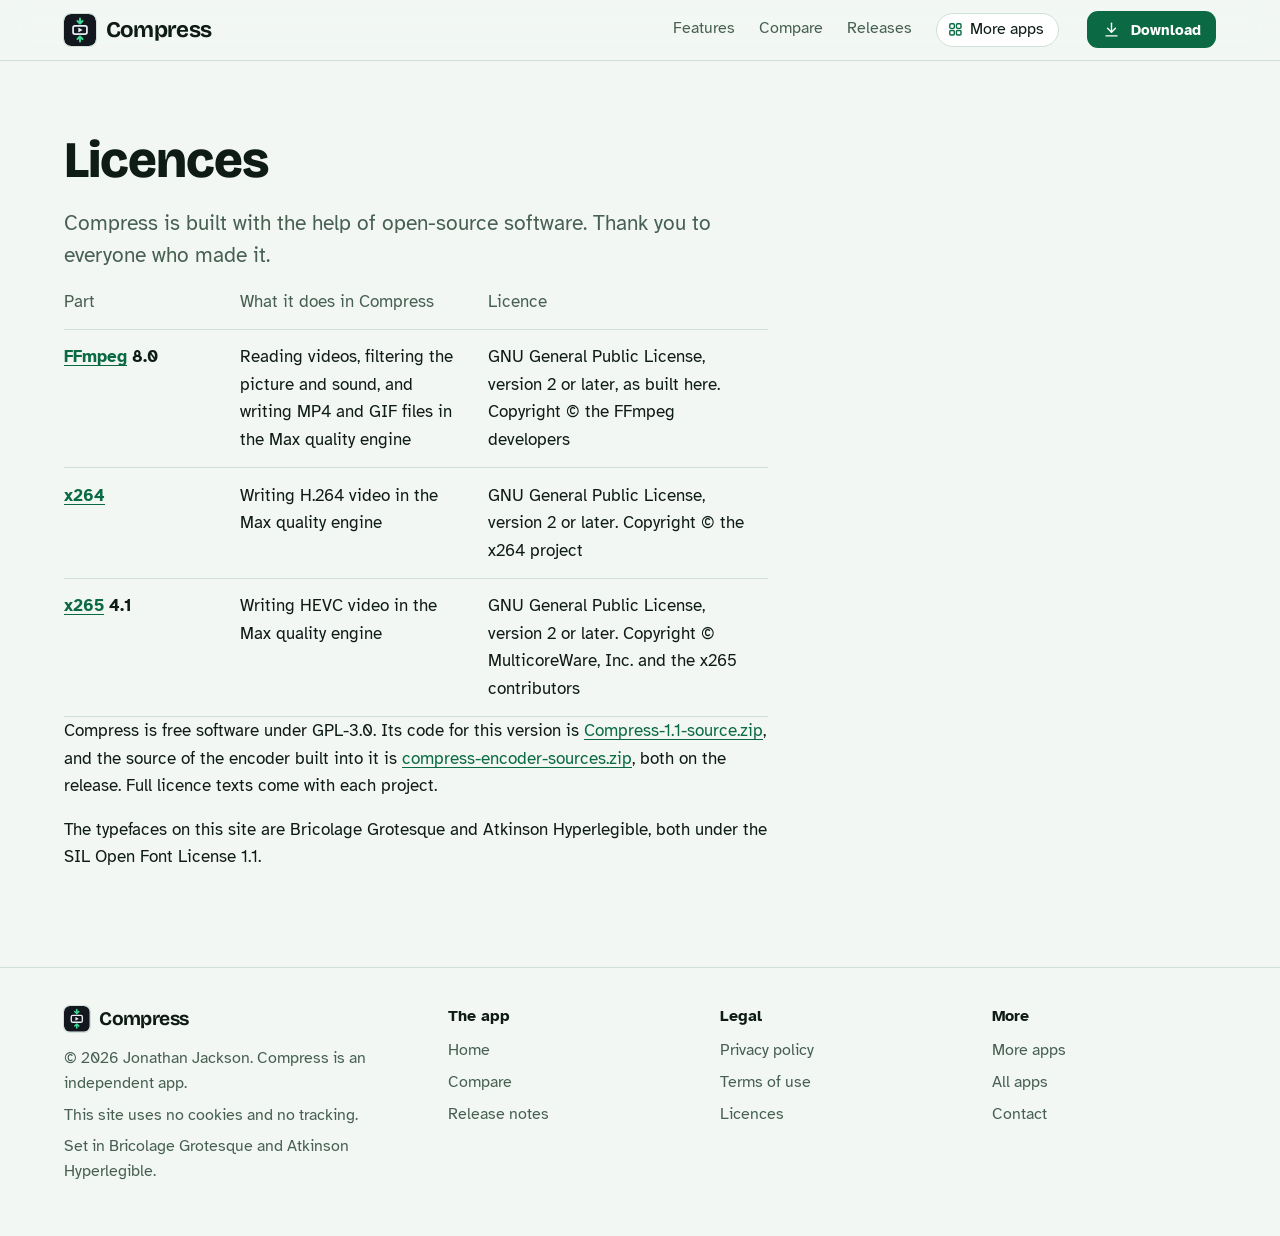
<file: licences.html>
<!DOCTYPE html>
<html lang="en-GB">
<head>
<meta charset="utf-8">
<meta name="viewport" content="width=device-width, initial-scale=1">
<title>Compress licences</title>
<meta name="description" content="The open-source parts inside Compress and their licences.">
<meta name="author" content="Jonathan Jackson">
<link rel="canonical" href="https://customgpter.github.io/compress/licences.html">
<meta name="theme-color" content="#f2f7f4" media="(prefers-color-scheme: light)">
<meta name="theme-color" content="#0a120e" media="(prefers-color-scheme: dark)">
<meta property="og:type" content="website">
<meta property="og:site_name" content="Compress">
<meta property="og:title" content="Compress licences">
<meta property="og:description" content="The open-source parts inside Compress and their licences.">
<meta property="og:url" content="https://customgpter.github.io/compress/licences.html">
<meta property="og:image" content="https://customgpter.github.io/compress/assets/og.png">
<meta property="og:image:width" content="1200">
<meta property="og:image:height" content="630">
<meta property="og:image:alt" content="Compress&#x27;s results screen showing 2.9 GB saved across three videos">
<meta property="og:locale" content="en_GB">
<meta name="twitter:card" content="summary_large_image">
<link rel="icon" href="./assets/favicon.svg" type="image/svg+xml">
<link rel="apple-touch-icon" href="./assets/apple-touch-icon.png">
<link rel="preload" href="./assets/fonts/bricolage-grotesque-latin.woff2" as="font" type="font/woff2" crossorigin>
<link rel="preload" href="./assets/fonts/atkinson-hyperlegible-latin-400-normal.woff2" as="font" type="font/woff2" crossorigin>
<link rel="stylesheet" href="./assets/site.css?v=1">
<link rel="stylesheet" href="./assets/house.css?v=1">
<link rel="stylesheet" href="./assets/apps-list.css?v=1">
<script src="./assets/apps-list.js?v=1" defer></script>
</head>
<body>
<a class="skip" href="#main">Skip to content</a>
<header class="masthead">
<div class="wrap">
<a class="brand" href="./" aria-label="Compress home"><svg viewBox="0 0 108 108" aria-hidden="true"><rect width="108" height="108" rx="24" fill="#12181e"/><g transform="translate(54 54) scale(1.3) translate(-54 -54)"><path fill="none" stroke="#e9eef3" stroke-width="4.5" stroke-linejoin="round" d="M41 43h26a5 5 0 0 1 5 5v12a5 5 0 0 1-5 5H41a5 5 0 0 1-5-5V48a5 5 0 0 1 5-5z"/><path fill="#e9eef3" d="M50.5 48.2l9.2 5.3a.6.6 0 0 1 0 1l-9.2 5.3a.6.6 0 0 1-.9-.5V48.7a.6.6 0 0 1 .9-.5z"/><path fill="none" stroke="#3ddc97" stroke-width="5" stroke-linecap="round" stroke-linejoin="round" d="M54 24v12M47.5 30.5 54 37l6.5-6.5M54 84V72M47.5 77.5 54 71l6.5 6.5"/></g></svg><span>Compress</span></a>
<nav aria-label="Main"><ul><li><a href="./#features">Features</a></li><li><a href="./compare.html">Compare</a></li><li><a href="./releases.html">Releases</a></li><li><a class="more-apps" href="./more-apps.html"><svg class="ico" viewBox="0 0 24 24" aria-hidden="true"><rect x="4" y="4" width="6.5" height="6.5" rx="1.6"/><rect x="13.5" y="4" width="6.5" height="6.5" rx="1.6"/><rect x="4" y="13.5" width="6.5" height="6.5" rx="1.6"/><rect x="13.5" y="13.5" width="6.5" height="6.5" rx="1.6"/></svg>More apps</a></li></ul></nav>
<a class="button small" href="https://github.com/CustomGPTer/compress/releases/latest/download/Compress.apk"><svg class="ico" viewBox="0 0 24 24" aria-hidden="true"><path d="M12 4v11"/><path d="M7 10.5l5 5 5-5"/><path d="M5 20h14"/></svg>Download</a>
</div>
</header>
<main id="main" class="doc">
<div class="wrap">
<div class="measure">
<h1>Licences</h1>
<p class="lede">Compress is built with the help of open-source software. Thank you to everyone who made it.</p>
<div class="scroll"><table><thead><tr><th scope="col">Part</th><th scope="col">What it does in Compress</th><th scope="col">Licence</th></tr></thead><tbody><tr><th scope="row"><a href="https://ffmpeg.org">FFmpeg</a> 8.0</th><td>Reading videos, filtering the picture and sound, and writing MP4 and GIF files in the Max quality engine</td><td>GNU General Public License, version 2 or later, as built here. Copyright &copy; the FFmpeg developers</td></tr><tr><th scope="row"><a href="https://www.videolan.org/developers/x264.html">x264</a></th><td>Writing H.264 video in the Max quality engine</td><td>GNU General Public License, version 2 or later. Copyright &copy; the x264 project</td></tr><tr><th scope="row"><a href="https://www.x265.org">x265</a> 4.1</th><td>Writing HEVC video in the Max quality engine</td><td>GNU General Public License, version 2 or later. Copyright &copy; MulticoreWare, Inc. and the x265 contributors</td></tr></tbody></table></div>
<p>Compress is free software under GPL-3.0. Its code for this version is <a href="https://github.com/CustomGPTer/compress/releases/download/v1.1/Compress-1.1-source.zip">Compress-1.1-source.zip</a>, and the source of the encoder built into it is <a href="https://github.com/CustomGPTer/compress/releases/download/v1.1/compress-encoder-sources.zip">compress-encoder-sources.zip</a>, both on the release. Full licence texts come with each project.</p>
<p>The typefaces on this site are Bricolage Grotesque and Atkinson Hyperlegible, both under the SIL Open Font License 1.1.</p>
</div>
</div>
</main>
<footer class="colophon">
<div class="wrap">
<div>
<a class="brand" href="./" aria-label="Compress home"><svg viewBox="0 0 108 108" aria-hidden="true"><rect width="108" height="108" rx="24" fill="#12181e"/><g transform="translate(54 54) scale(1.3) translate(-54 -54)"><path fill="none" stroke="#e9eef3" stroke-width="4.5" stroke-linejoin="round" d="M41 43h26a5 5 0 0 1 5 5v12a5 5 0 0 1-5 5H41a5 5 0 0 1-5-5V48a5 5 0 0 1 5-5z"/><path fill="#e9eef3" d="M50.5 48.2l9.2 5.3a.6.6 0 0 1 0 1l-9.2 5.3a.6.6 0 0 1-.9-.5V48.7a.6.6 0 0 1 .9-.5z"/><path fill="none" stroke="#3ddc97" stroke-width="5" stroke-linecap="round" stroke-linejoin="round" d="M54 24v12M47.5 30.5 54 37l6.5-6.5M54 84V72M47.5 77.5 54 71l6.5 6.5"/></g></svg><span>Compress</span></a>
<p>&copy; 2026 Jonathan Jackson. Compress is an independent app.</p>
<p>This site uses no cookies and no tracking.</p>
<p>Set in Bricolage Grotesque and Atkinson Hyperlegible.</p>
</div>
<nav aria-label="The app"><h2>The app</h2><ul>
<li><a href="./">Home</a></li>
<li><a href="./compare.html">Compare</a></li>
<li><a href="./releases.html">Release notes</a></li>

</ul></nav>
<nav aria-label="Legal"><h2>Legal</h2><ul>
<li><a href="./privacy.html">Privacy policy</a></li>
<li><a href="./terms.html">Terms of use</a></li>
<li><a href="./licences.html">Licences</a></li>
</ul></nav>
<nav aria-label="More"><h2>More</h2><ul>
<li><a href="./more-apps.html">More apps</a></li>
<li><a href="https://customgpter.github.io/">All apps</a></li>
<li><a href="https://github.com/CustomGPTer/compress/issues">Contact</a></li>
</ul></nav>
</div>
</footer>
</body>
</html>
</file>
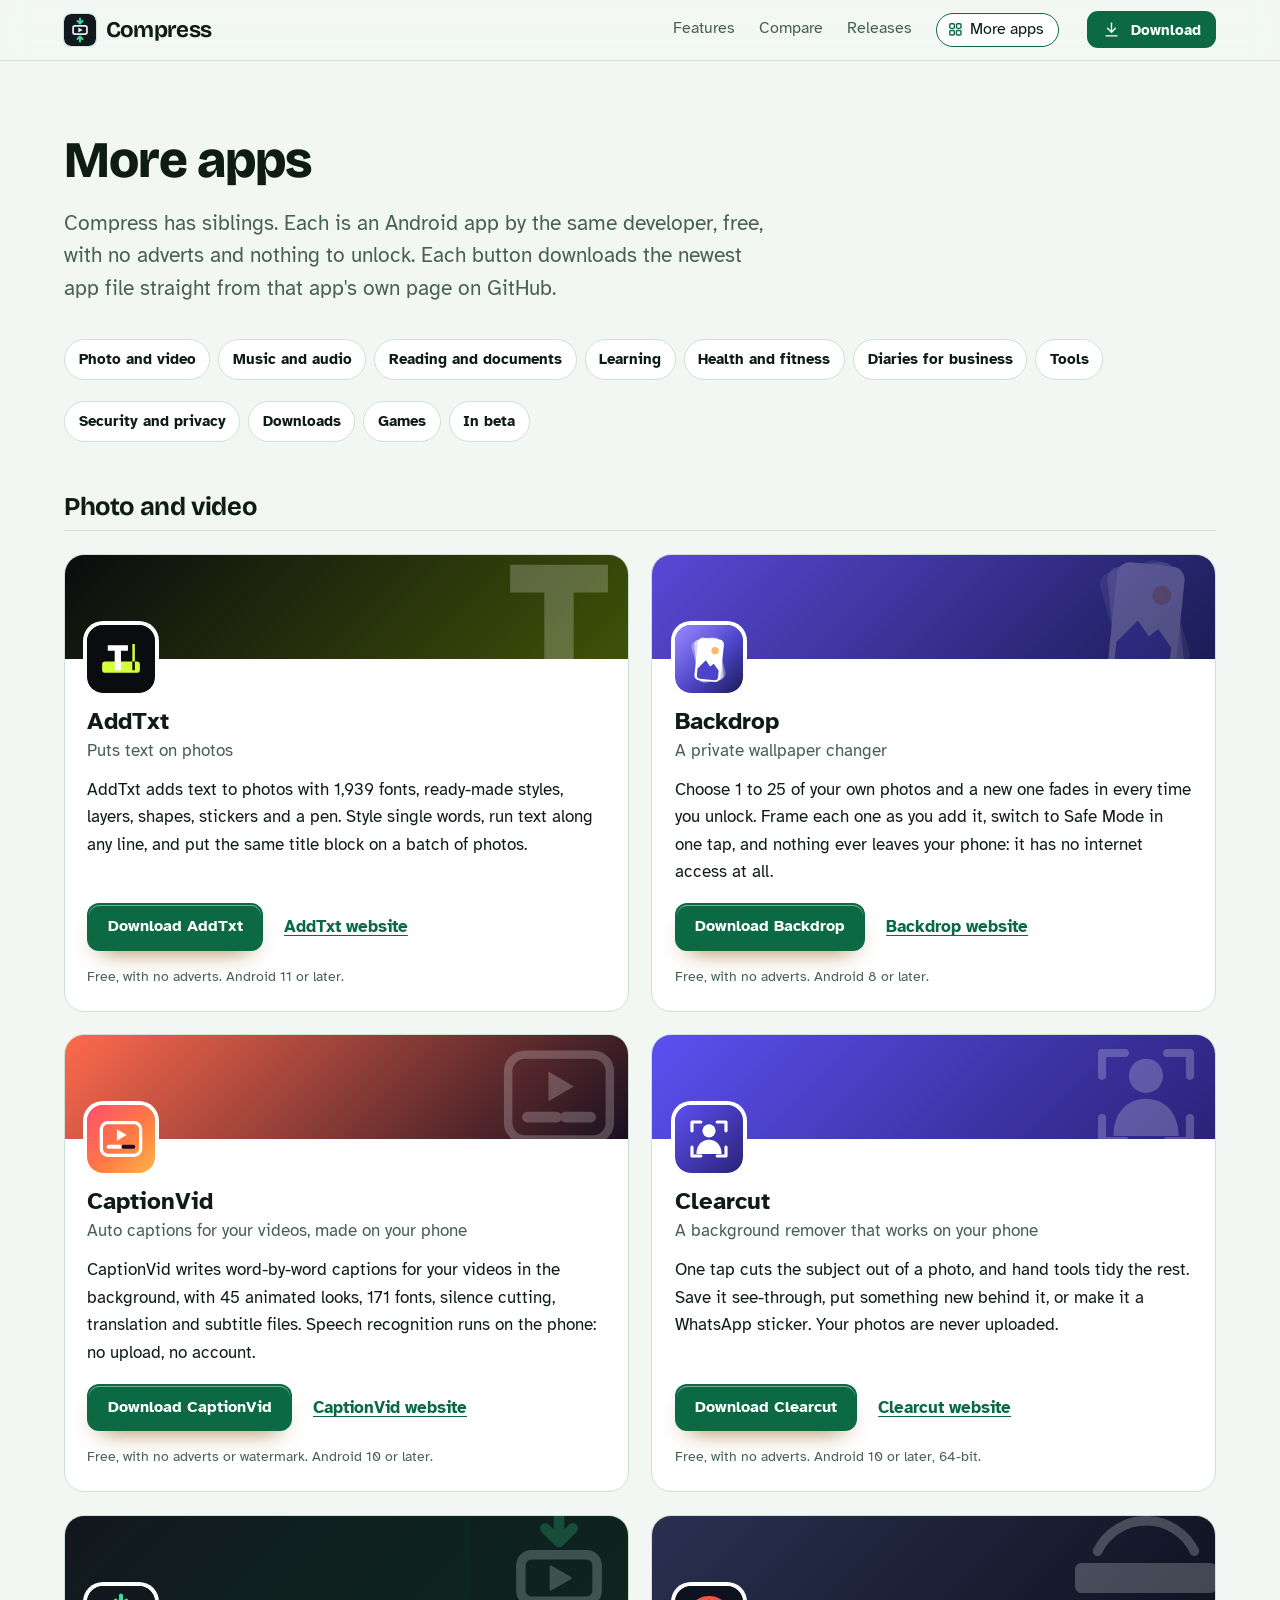
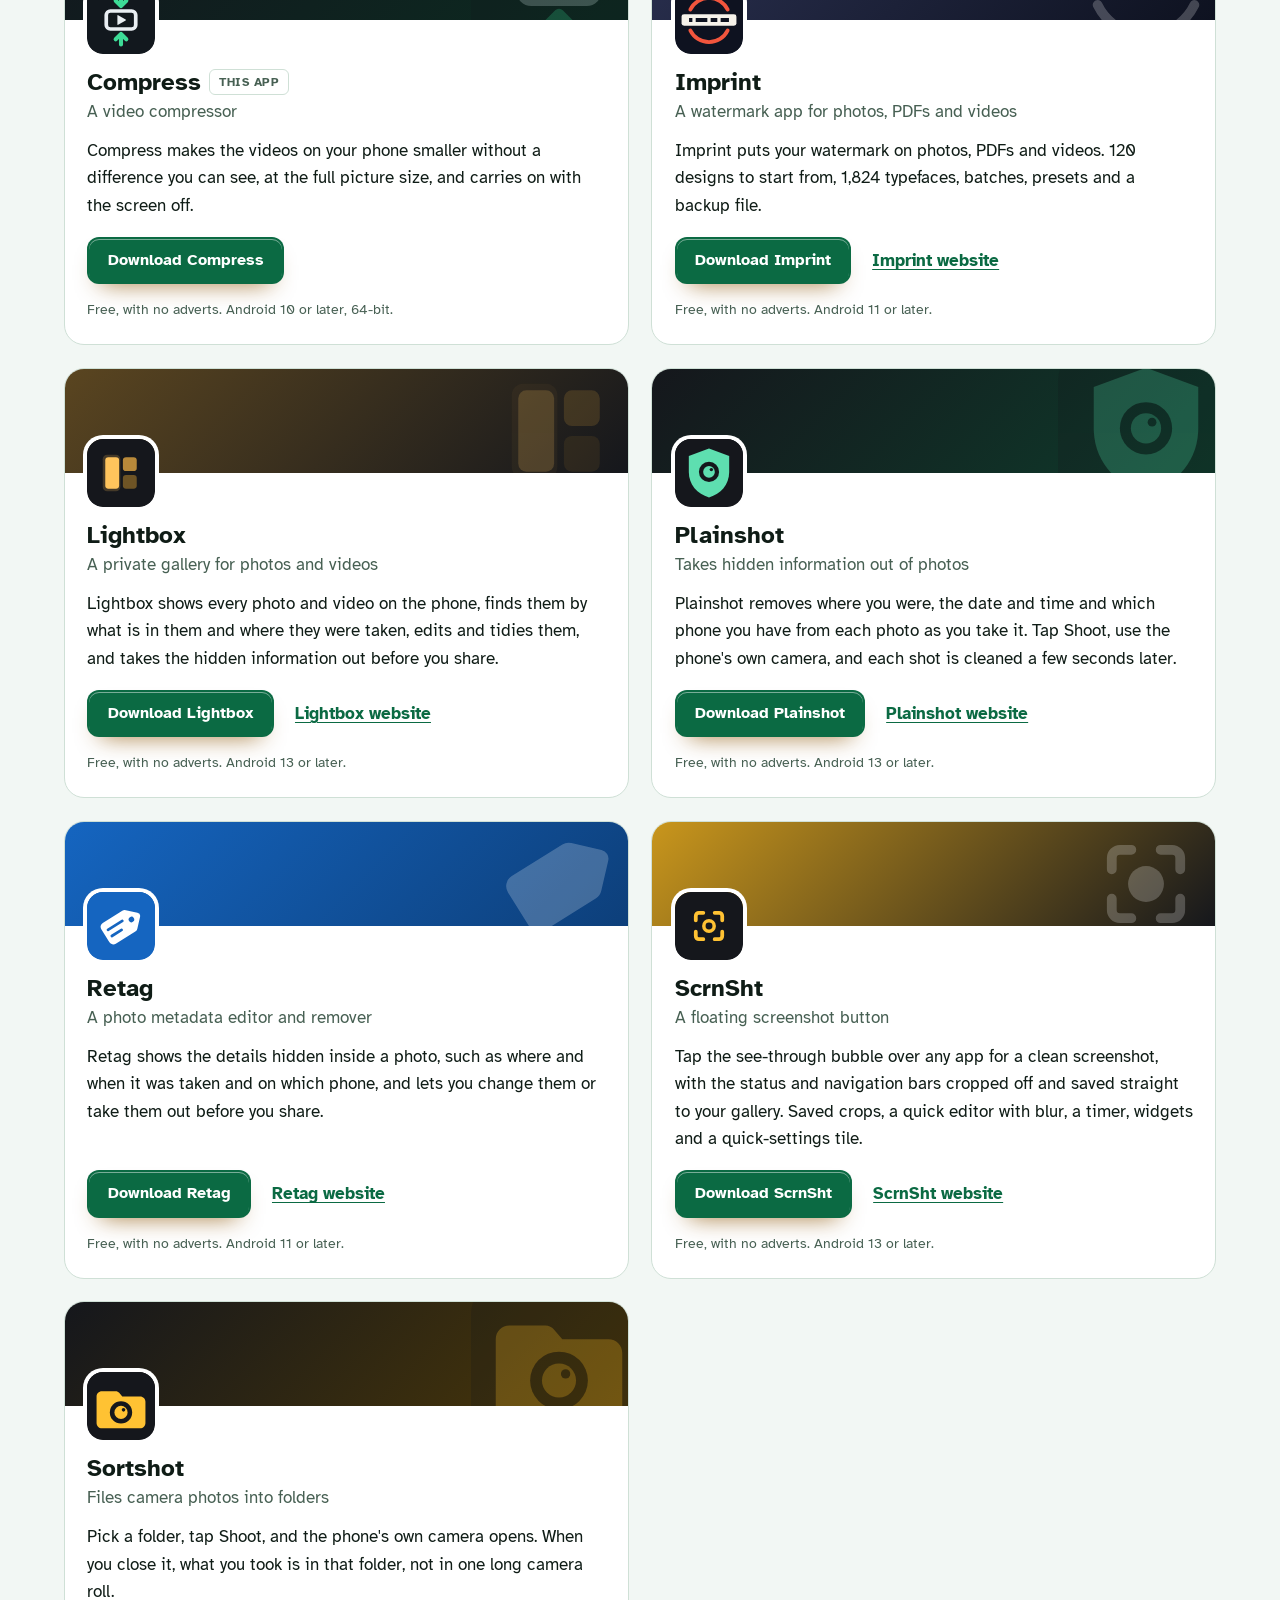
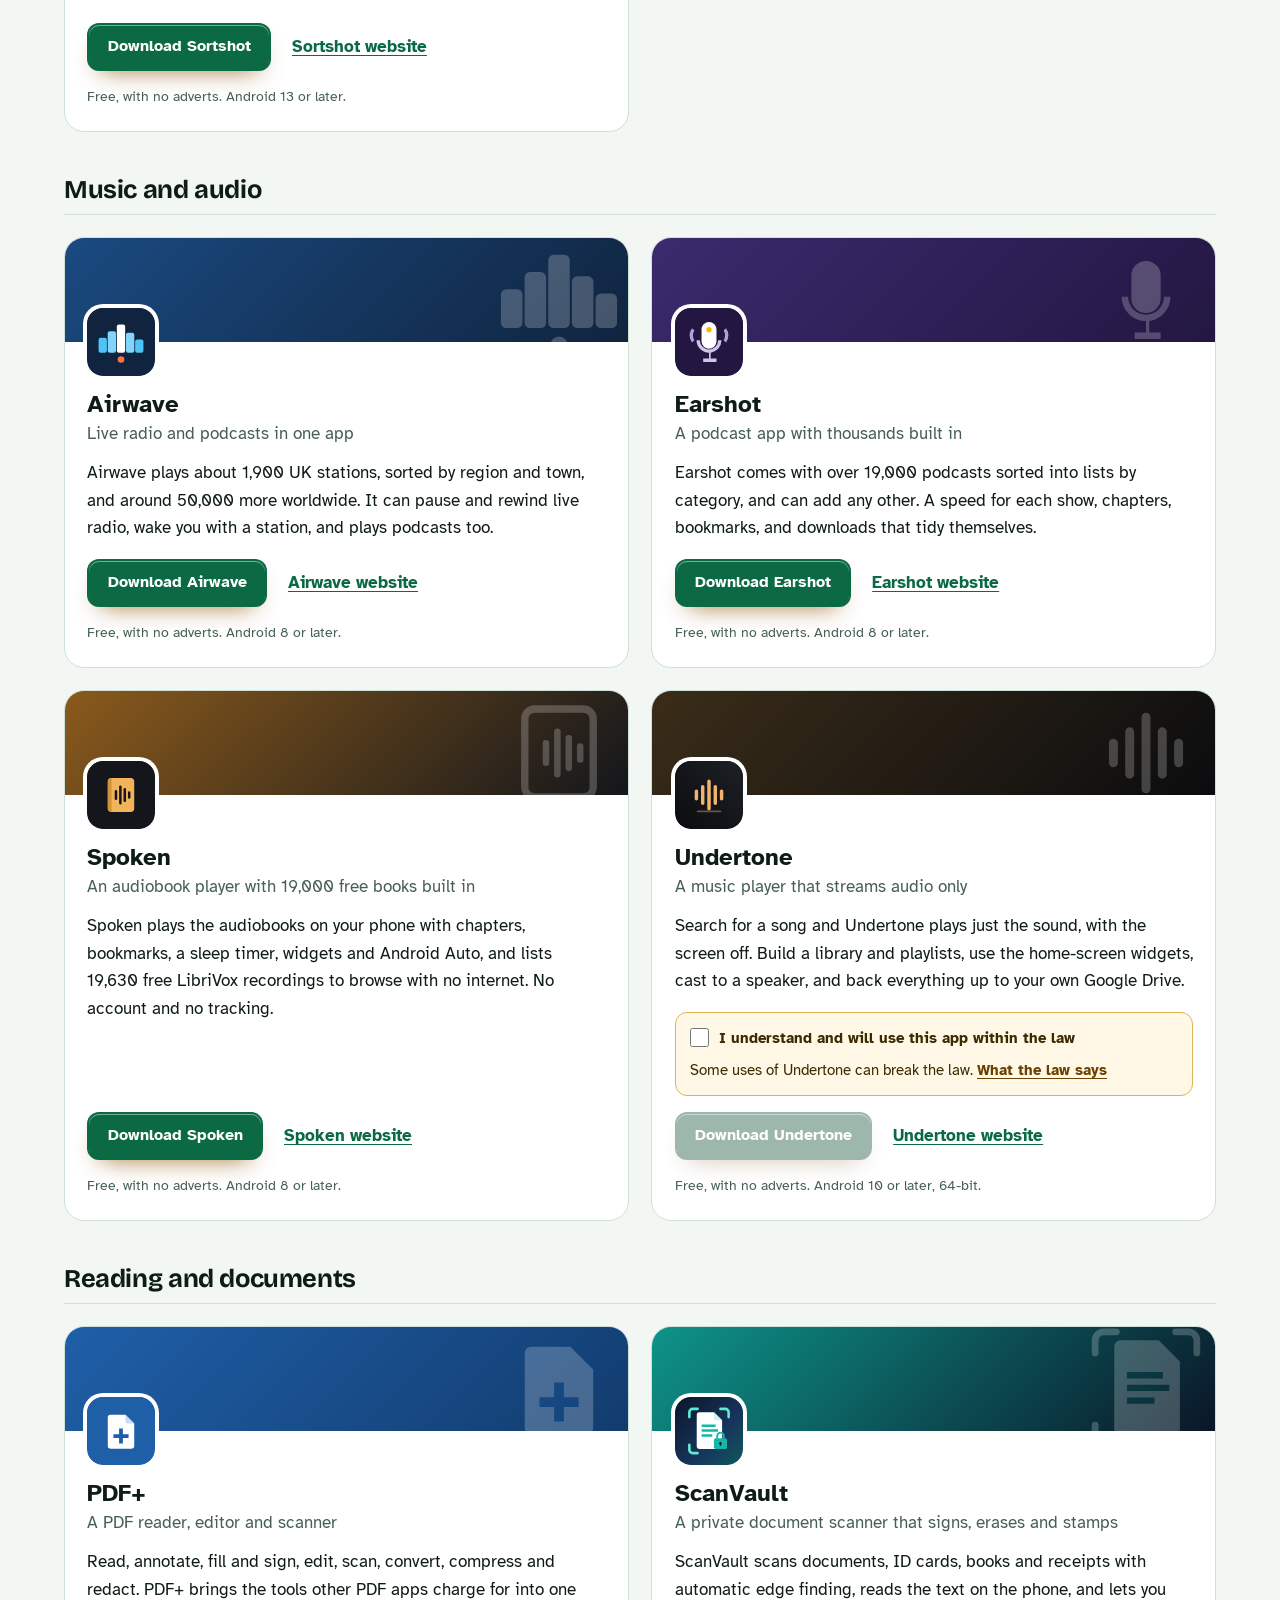
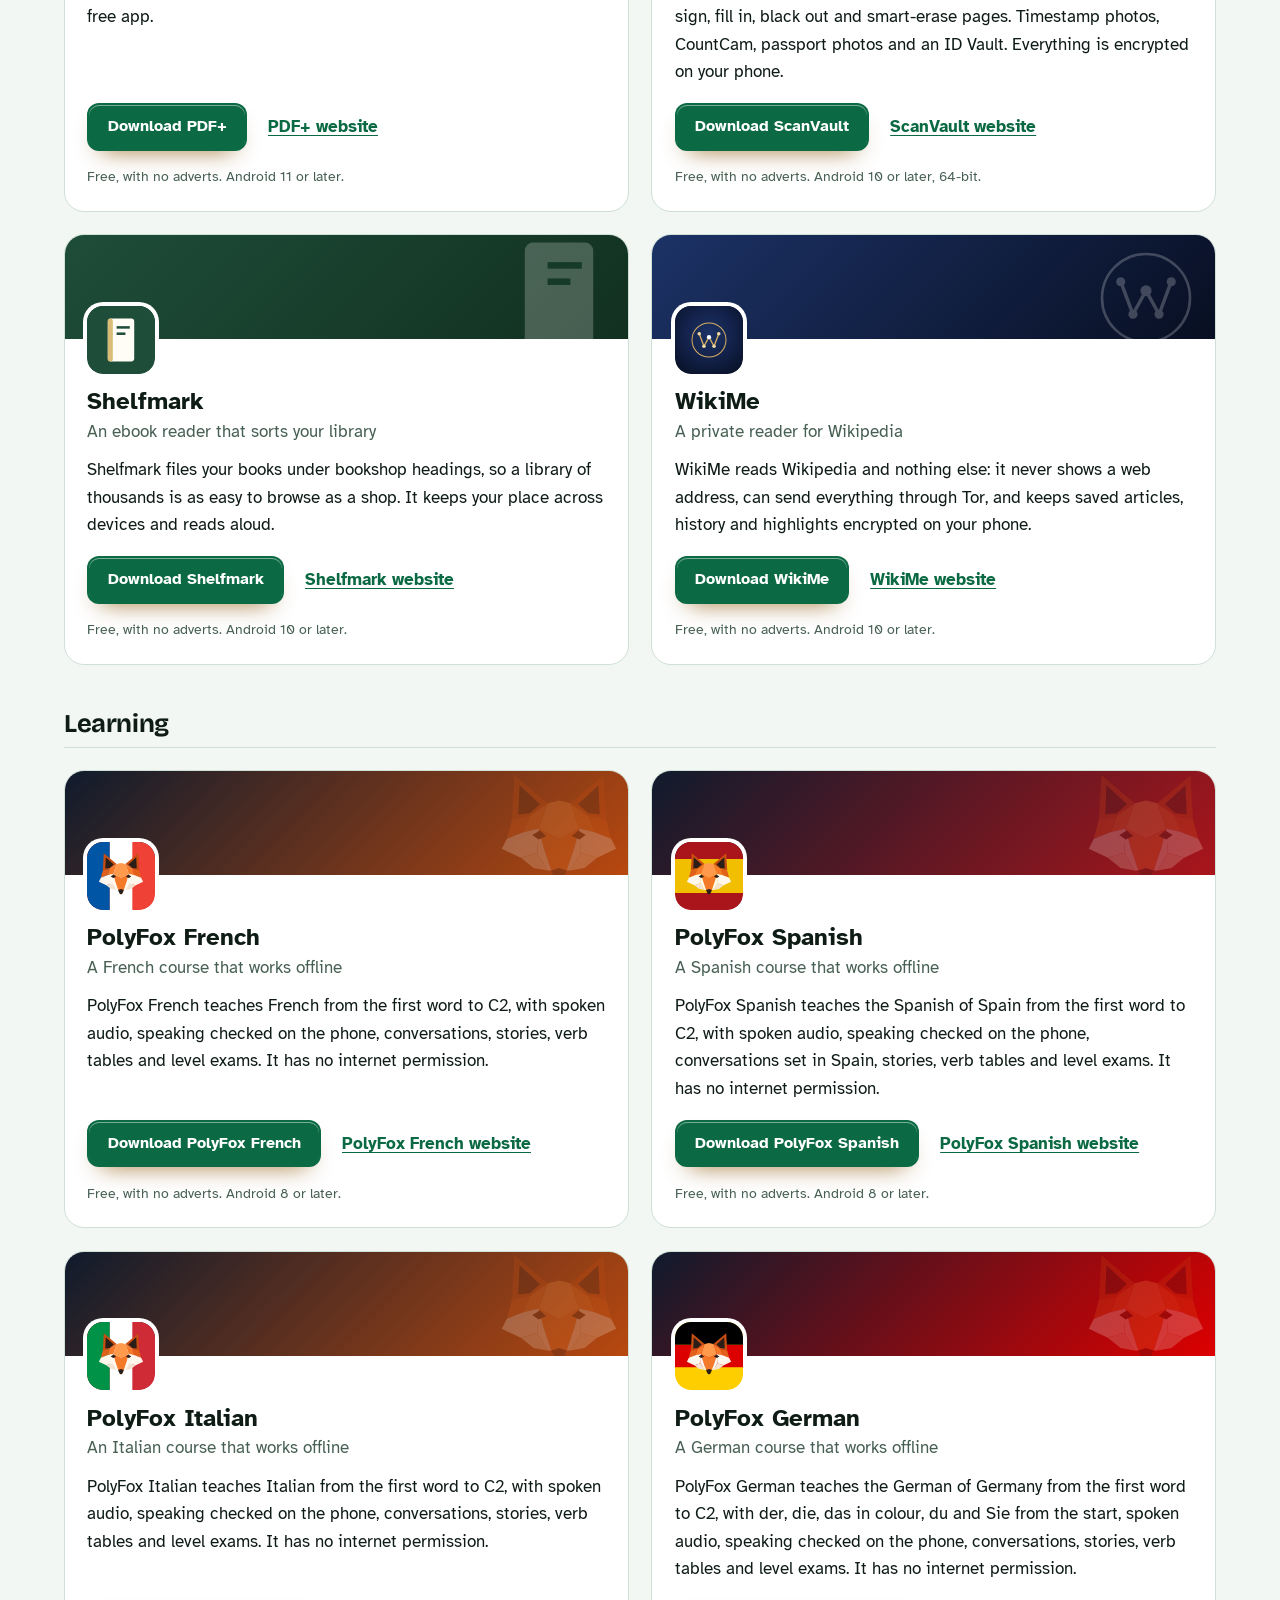
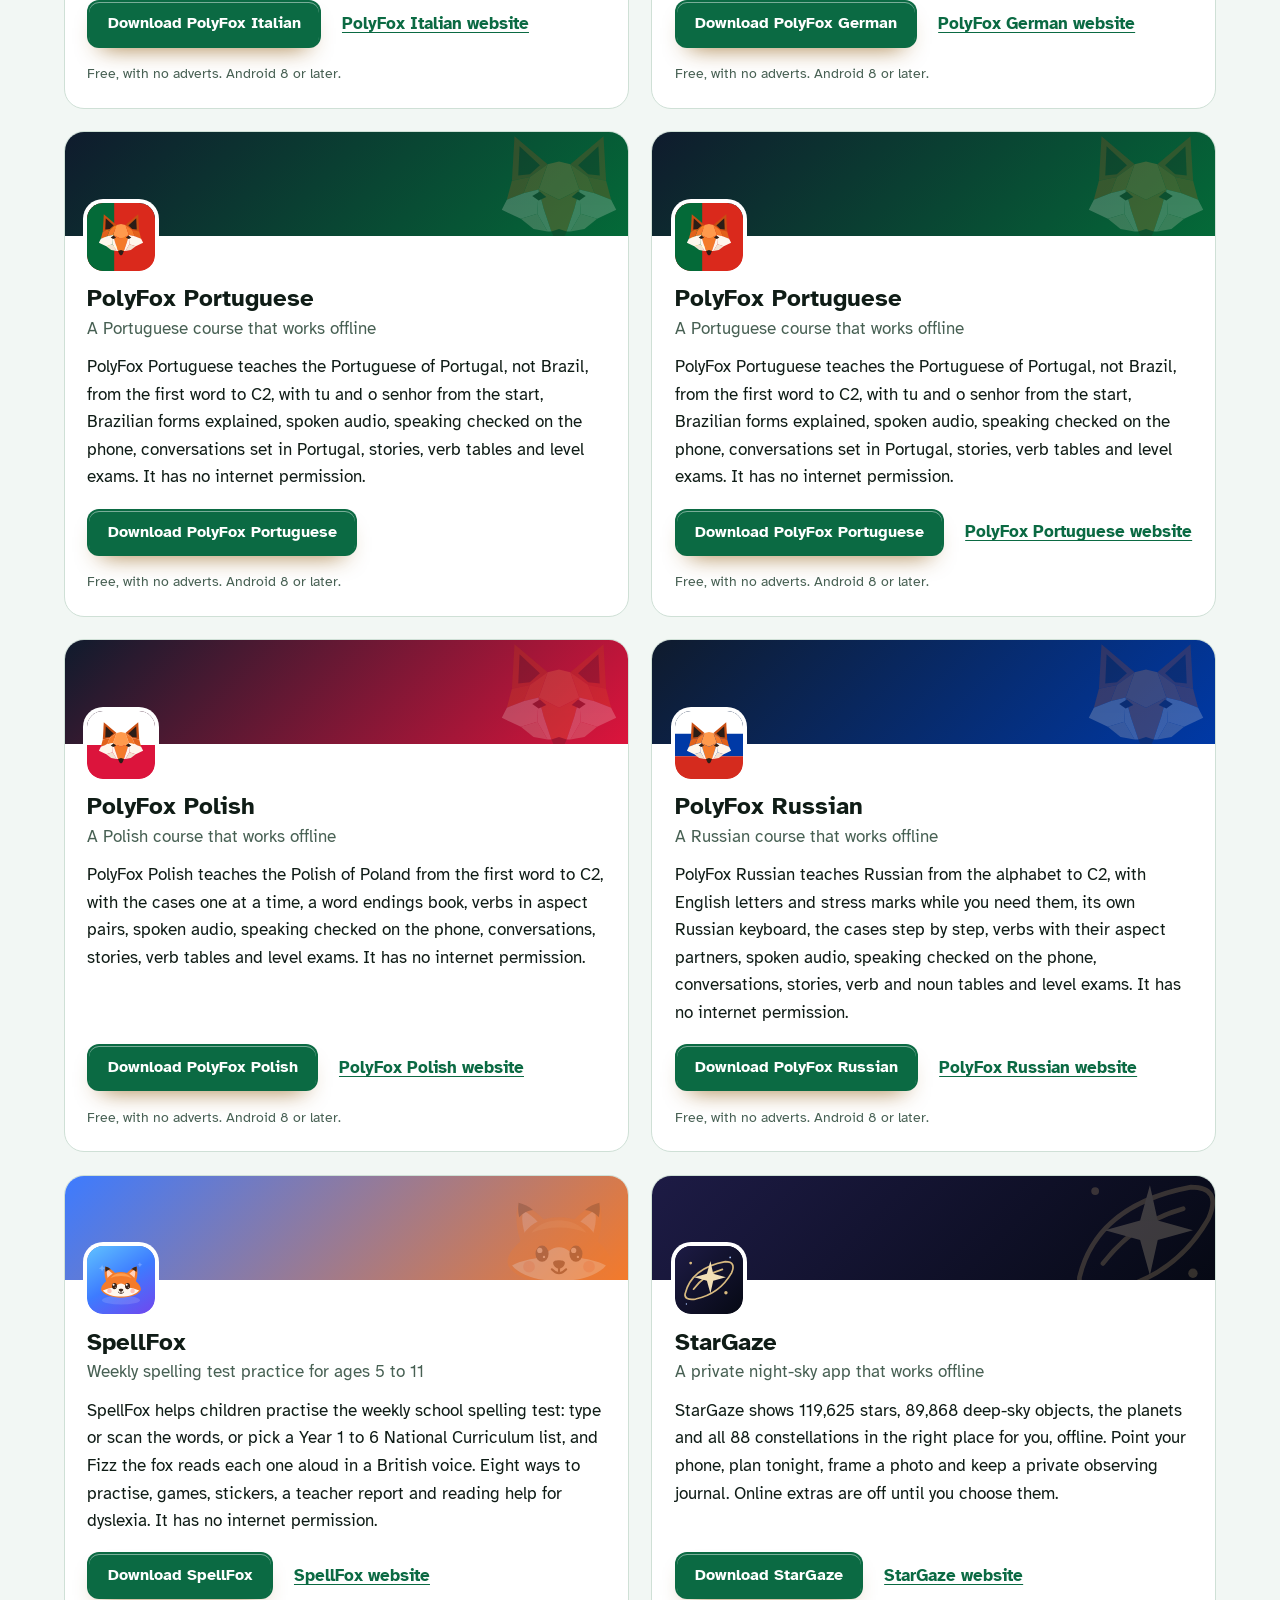
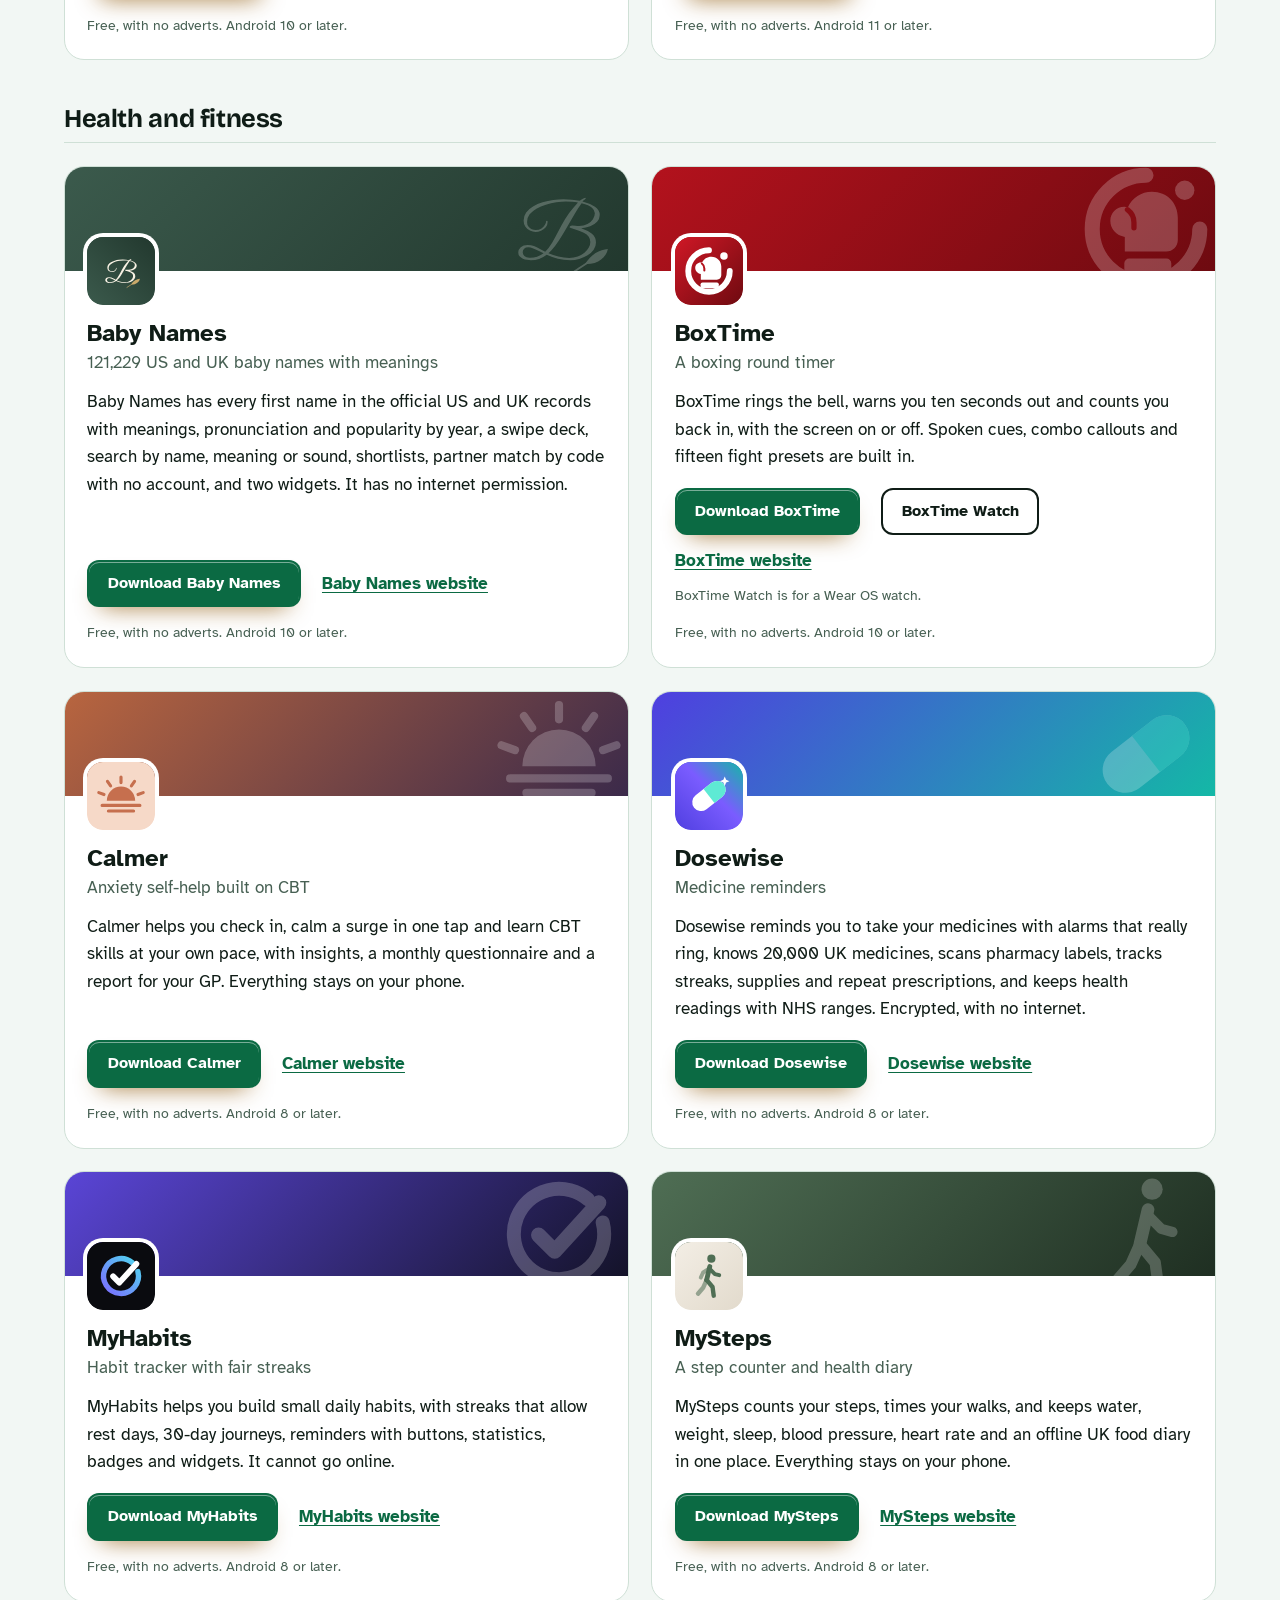
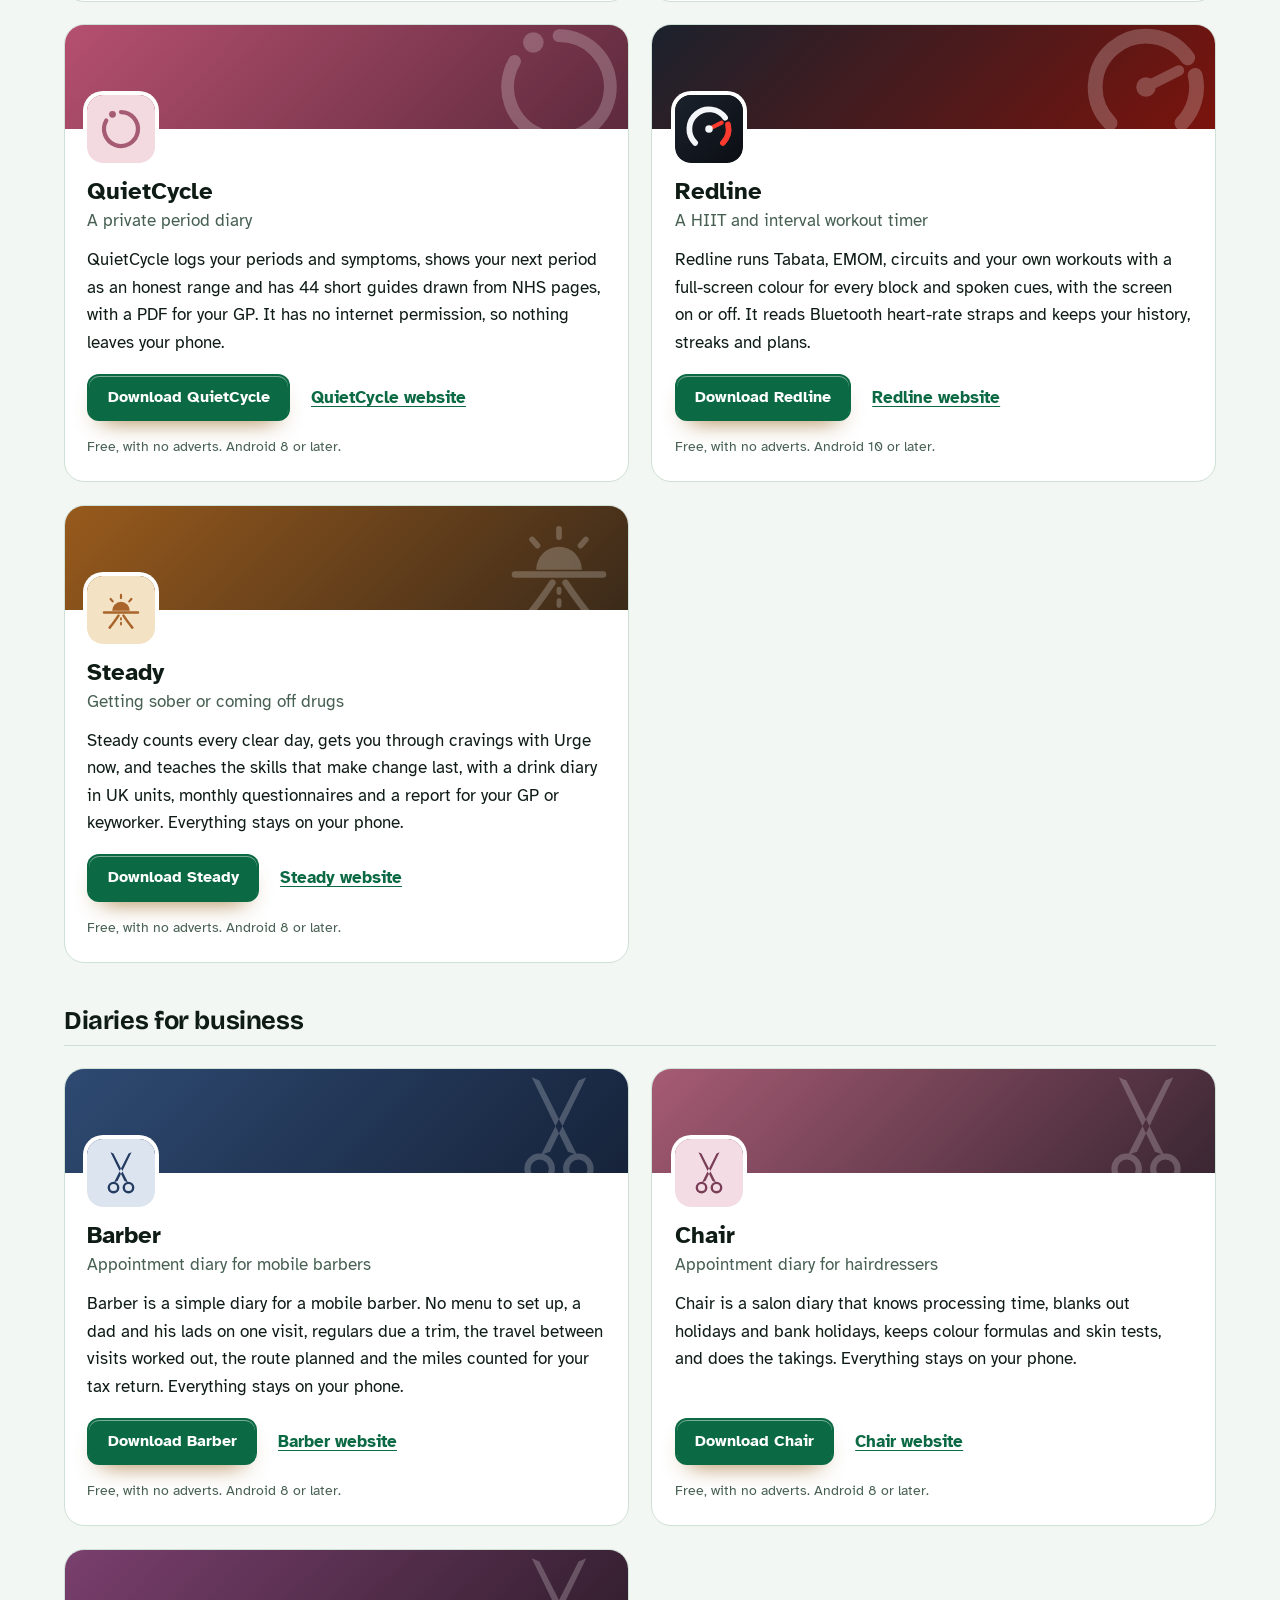
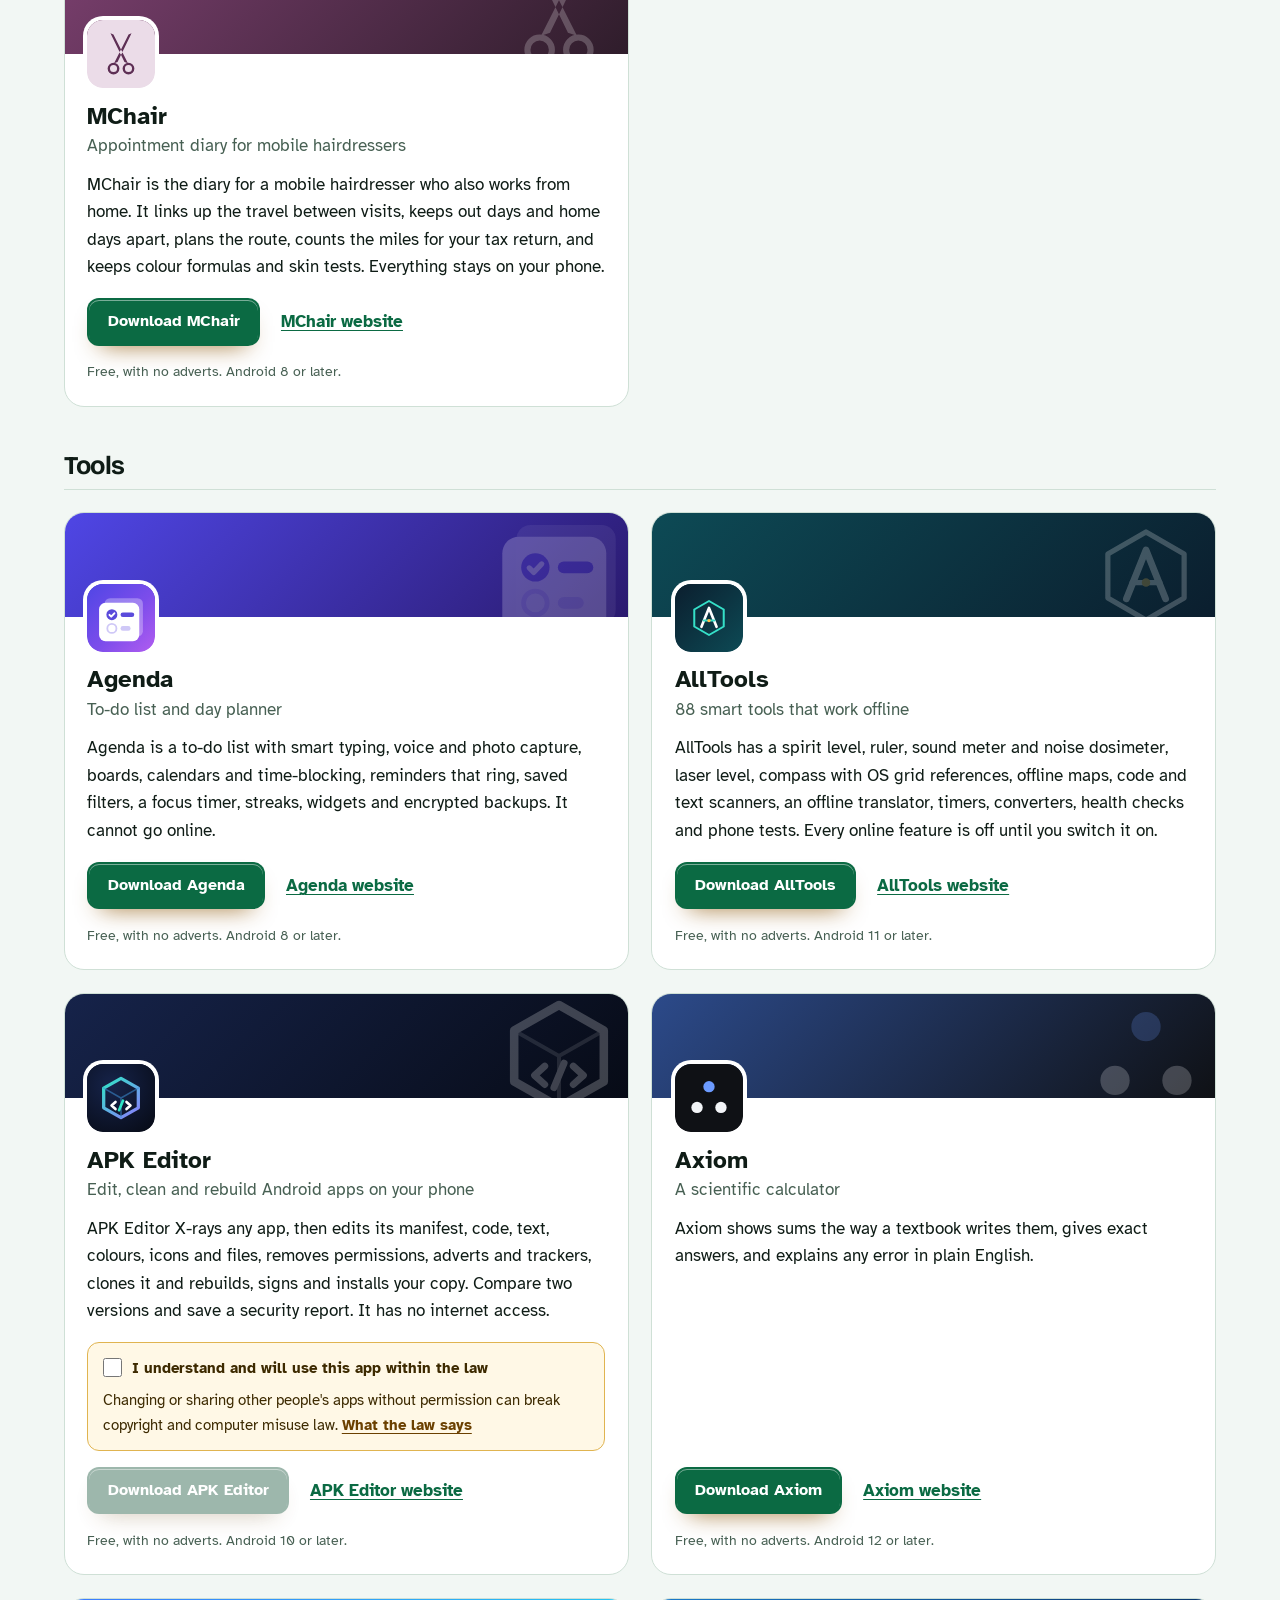
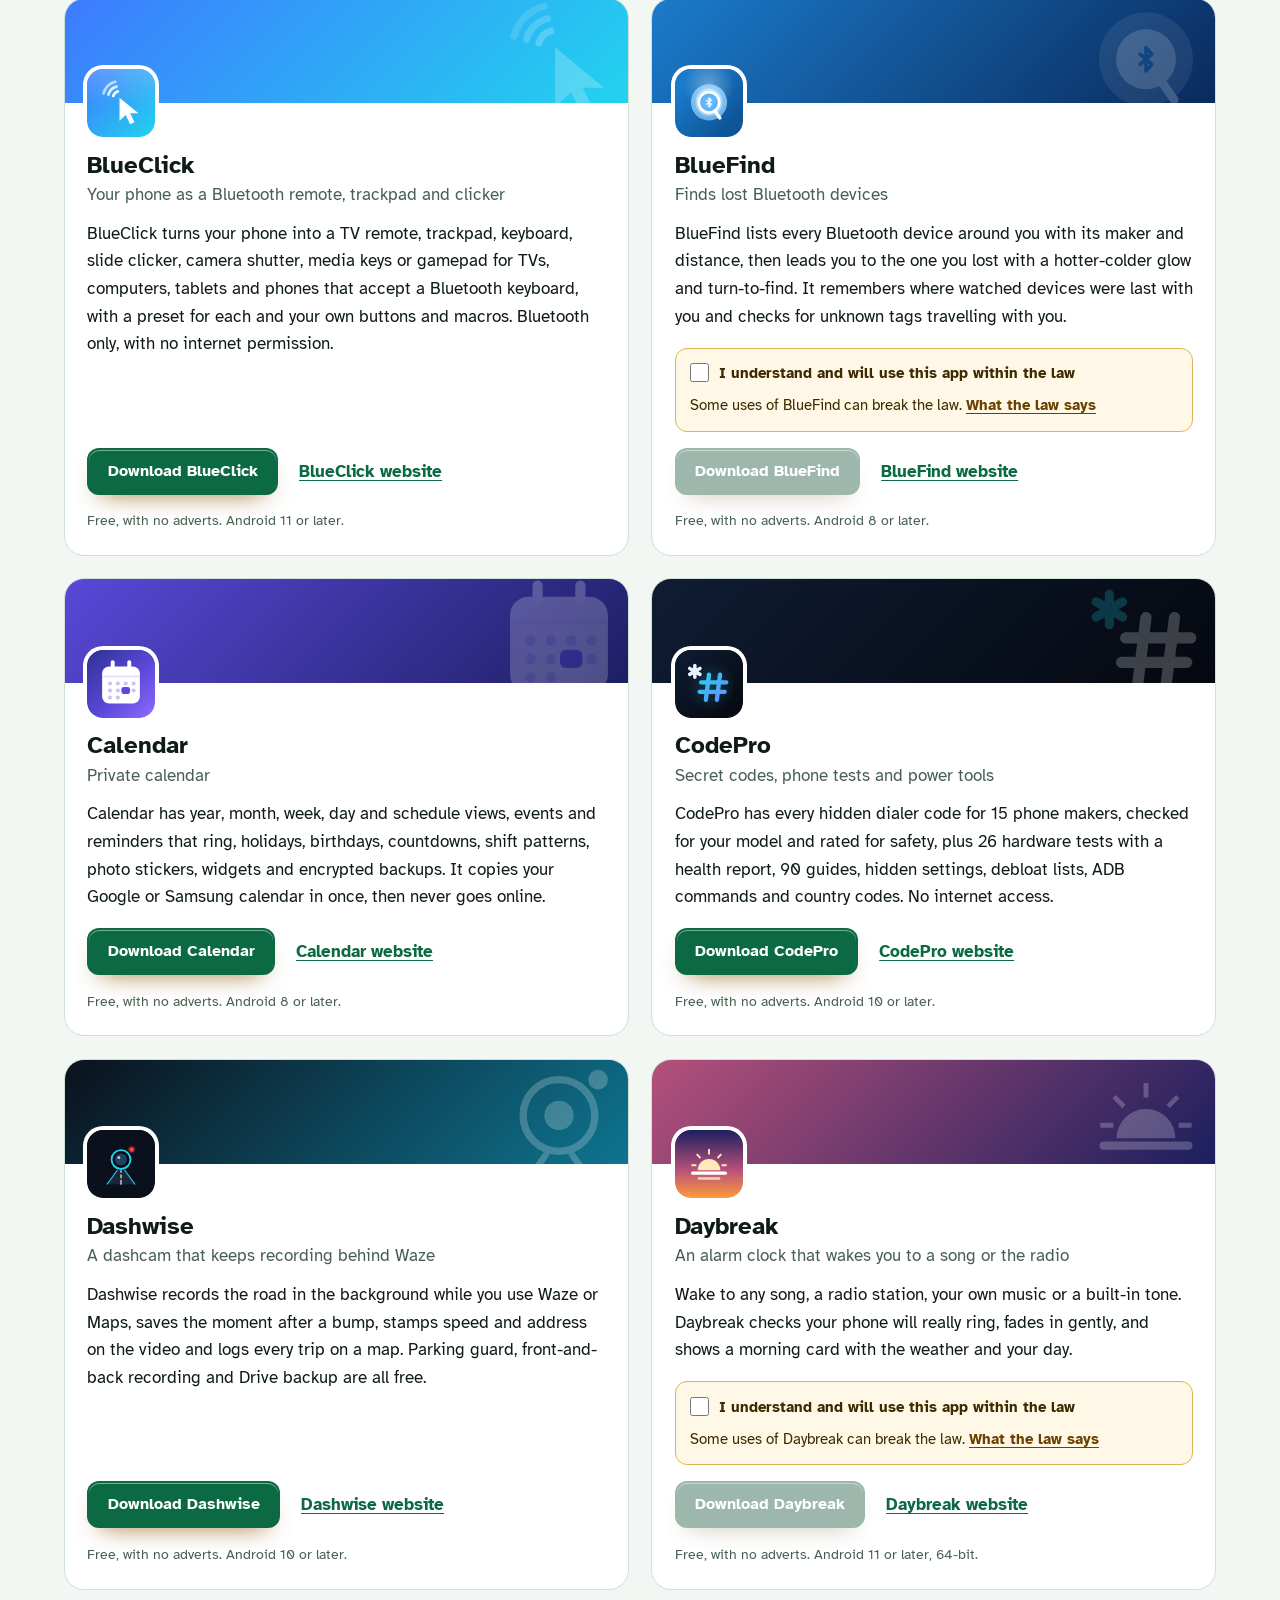
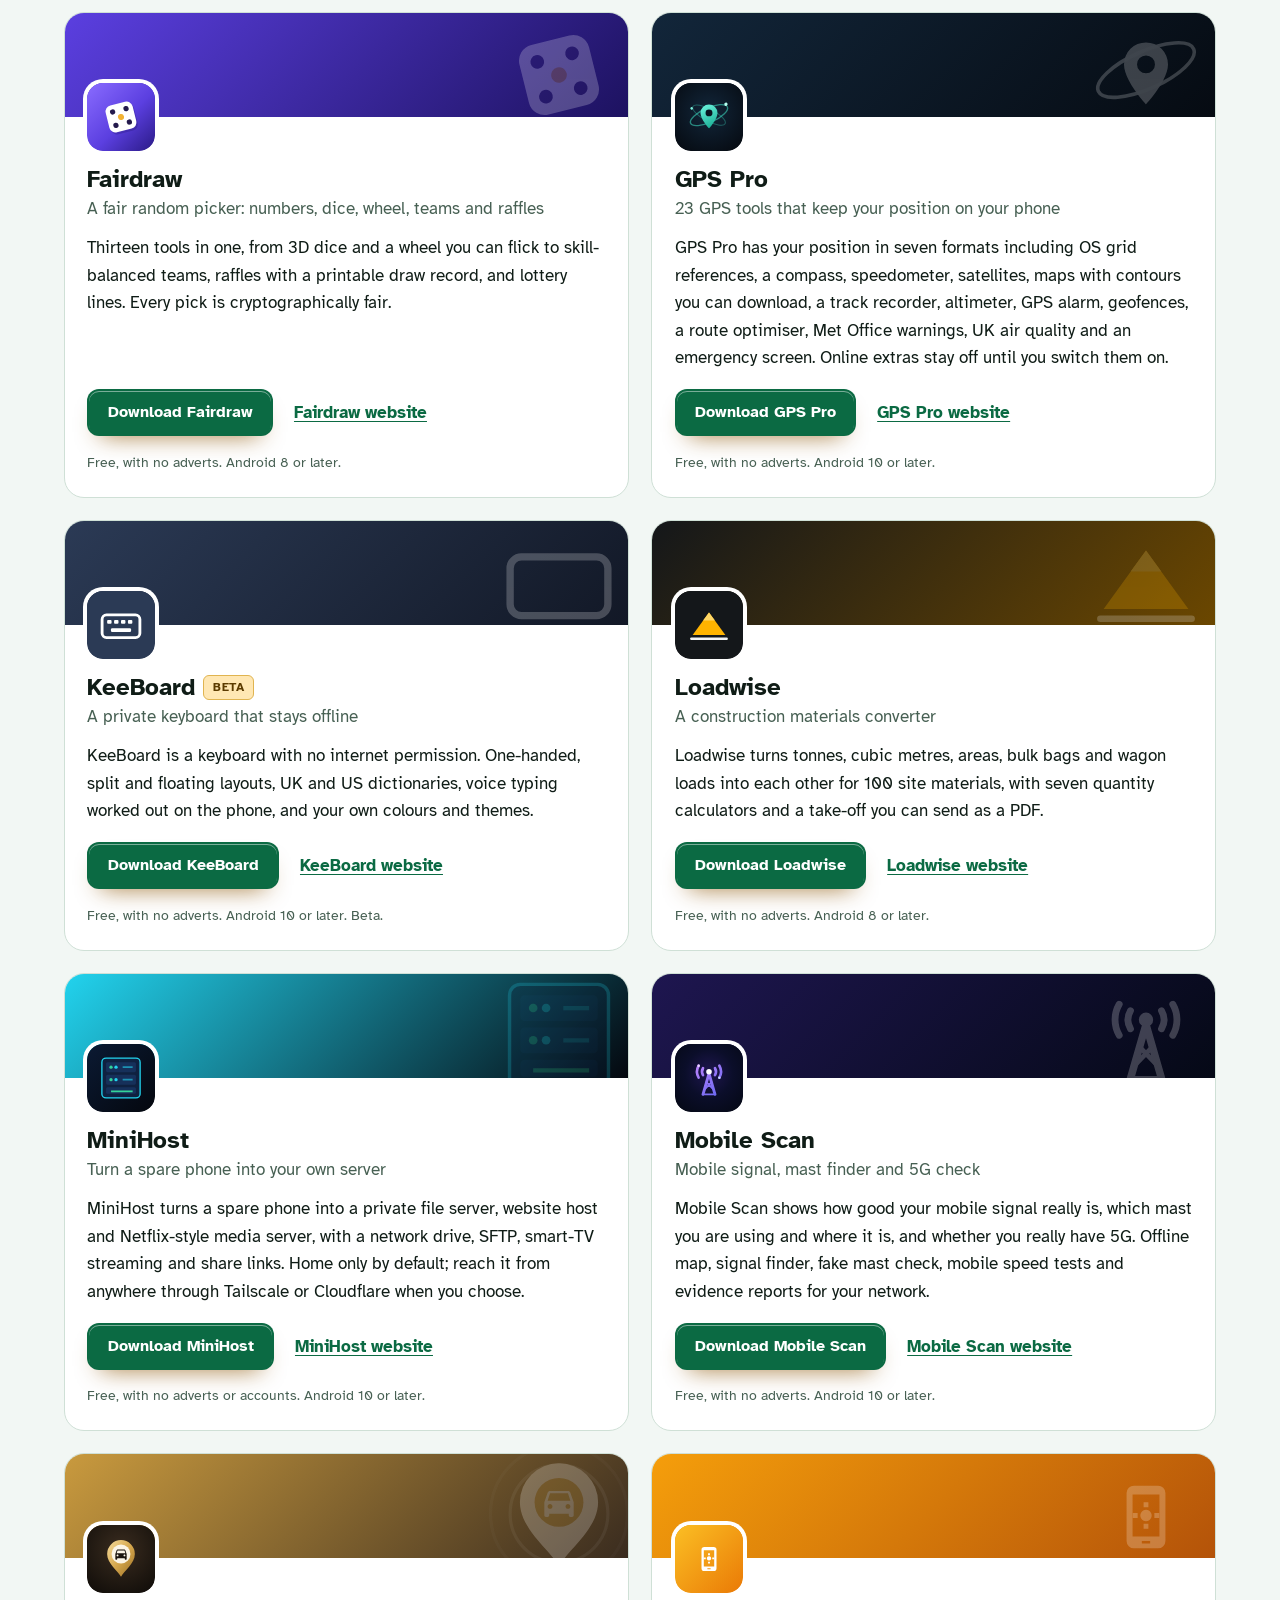
<file: more-apps.html>
<!DOCTYPE html>
<html lang="en-GB">
<head>
<meta charset="utf-8">
<meta name="viewport" content="width=device-width, initial-scale=1">
<title>More free Android apps from the maker of Compress</title>
<meta name="description" content="All 99 free Android apps from the maker of Compress, in one list by category, each with its download and a link to its website.">
<meta name="author" content="Jonathan Jackson">
<link rel="canonical" href="https://customgpter.github.io/compress/more-apps.html">
<meta name="theme-color" content="#f2f7f4" media="(prefers-color-scheme: light)">
<meta name="theme-color" content="#0a120e" media="(prefers-color-scheme: dark)">
<meta property="og:type" content="website">
<meta property="og:site_name" content="Compress">
<meta property="og:title" content="More free Android apps from the maker of Compress">
<meta property="og:description" content="All 99 free Android apps from the maker of Compress, in one list by category, each with its download and a link to its website.">
<meta property="og:url" content="https://customgpter.github.io/compress/more-apps.html">
<meta property="og:image" content="https://customgpter.github.io/compress/assets/og.png">
<meta property="og:image:width" content="1200">
<meta property="og:image:height" content="630">
<meta property="og:image:alt" content="Compress&#x27;s results screen showing 2.9 GB saved across three videos">
<meta property="og:locale" content="en_GB">
<meta name="twitter:card" content="summary_large_image">
<link rel="icon" href="./assets/favicon.svg" type="image/svg+xml">
<link rel="apple-touch-icon" href="./assets/apple-touch-icon.png">
<link rel="preload" href="./assets/fonts/bricolage-grotesque-latin.woff2" as="font" type="font/woff2" crossorigin>
<link rel="preload" href="./assets/fonts/atkinson-hyperlegible-latin-400-normal.woff2" as="font" type="font/woff2" crossorigin>
<link rel="stylesheet" href="./assets/site.css?v=1">
<link rel="stylesheet" href="./assets/house.css?v=1">
<script type="application/ld+json">{"@context":"https://schema.org","@type":"ItemList","name":"Apps from the maker of Compress","url":"https://customgpter.github.io/compress/more-apps.html","itemListElement":[{"@type":"ListItem","position":1,"name":"AddTxt","url":"https://customgpter.github.io/addtxt/"},{"@type":"ListItem","position":2,"name":"Backdrop","url":"https://customgpter.github.io/backdrop/"},{"@type":"ListItem","position":3,"name":"CaptionVid","url":"https://customgpter.github.io/captionvid/"},{"@type":"ListItem","position":4,"name":"Clearcut","url":"https://customgpter.github.io/clearcut/"},{"@type":"ListItem","position":5,"name":"Compress","url":"https://customgpter.github.io/compress/"},{"@type":"ListItem","position":6,"name":"Imprint","url":"https://customgpter.github.io/imprint/"},{"@type":"ListItem","position":7,"name":"Lightbox","url":"https://customgpter.github.io/lightbox/"},{"@type":"ListItem","position":8,"name":"Plainshot","url":"https://customgpter.github.io/plainshot/"},{"@type":"ListItem","position":9,"name":"Retag","url":"https://customgpter.github.io/retag/"},{"@type":"ListItem","position":10,"name":"ScrnSht","url":"https://customgpter.github.io/scrnsht/"},{"@type":"ListItem","position":11,"name":"Sortshot","url":"https://customgpter.github.io/sortshot/"},{"@type":"ListItem","position":12,"name":"Airwave","url":"https://customgpter.github.io/airwave/"},{"@type":"ListItem","position":13,"name":"Earshot","url":"https://customgpter.github.io/earshot/"},{"@type":"ListItem","position":14,"name":"Spoken","url":"https://customgpter.github.io/spoken/"},{"@type":"ListItem","position":15,"name":"Undertone","url":"https://customgpter.github.io/undertone/"},{"@type":"ListItem","position":16,"name":"PDF+","url":"https://customgpter.github.io/pdfplus/"},{"@type":"ListItem","position":17,"name":"ScanVault","url":"https://customgpter.github.io/scanvault/"},{"@type":"ListItem","position":18,"name":"Shelfmark","url":"https://customgpter.github.io/shelfmark/"},{"@type":"ListItem","position":19,"name":"WikiMe","url":"https://customgpter.github.io/wikime/"},{"@type":"ListItem","position":20,"name":"PolyFox French","url":"https://customgpter.github.io/polyfox/"},{"@type":"ListItem","position":21,"name":"PolyFox German","url":"https://customgpter.github.io/polyfox-german/"},{"@type":"ListItem","position":22,"name":"PolyFox Portuguese","url":"https://customgpter.github.io/polyfox-portuguese/"},{"@type":"ListItem","position":23,"name":"PolyFox Polish","url":"https://customgpter.github.io/polyfox-polish/"},{"@type":"ListItem","position":24,"name":"PolyFox Russian","url":"https://customgpter.github.io/polyfox-russian/"},{"@type":"ListItem","position":25,"name":"SpellFox","url":"https://customgpter.github.io/spellfox/"},{"@type":"ListItem","position":26,"name":"StarGaze","url":"https://customgpter.github.io/stargaze/"},{"@type":"ListItem","position":27,"name":"Baby Names","url":"https://customgpter.github.io/babynames/"},{"@type":"ListItem","position":28,"name":"BoxTime","url":"https://customgpter.github.io/boxtime/"},{"@type":"ListItem","position":29,"name":"Calmer","url":"https://customgpter.github.io/calmer/"},{"@type":"ListItem","position":30,"name":"Dosewise","url":"https://customgpter.github.io/dosewise/"},{"@type":"ListItem","position":31,"name":"MyHabits","url":"https://customgpter.github.io/myhabits/"},{"@type":"ListItem","position":32,"name":"MySteps","url":"https://customgpter.github.io/mysteps/"},{"@type":"ListItem","position":33,"name":"QuietCycle","url":"https://customgpter.github.io/quietcycle/"},{"@type":"ListItem","position":34,"name":"Redline","url":"https://customgpter.github.io/redline/"},{"@type":"ListItem","position":35,"name":"Steady","url":"https://customgpter.github.io/steady/"},{"@type":"ListItem","position":36,"name":"Barber","url":"https://customgpter.github.io/barber/"},{"@type":"ListItem","position":37,"name":"Chair","url":"https://customgpter.github.io/chair/"},{"@type":"ListItem","position":38,"name":"MChair","url":"https://customgpter.github.io/mchair/"},{"@type":"ListItem","position":39,"name":"Agenda","url":"https://customgpter.github.io/agenda/"},{"@type":"ListItem","position":40,"name":"AllTools","url":"https://customgpter.github.io/alltools/"},{"@type":"ListItem","position":41,"name":"APK Editor","url":"https://customgpter.github.io/apkeditor/"},{"@type":"ListItem","position":42,"name":"Axiom","url":"https://customgpter.github.io/axiom/"},{"@type":"ListItem","position":43,"name":"BlueClick","url":"https://customgpter.github.io/blueclick/"},{"@type":"ListItem","position":44,"name":"BlueFind","url":"https://customgpter.github.io/bluefind/"},{"@type":"ListItem","position":45,"name":"Calendar","url":"https://customgpter.github.io/calendar/"},{"@type":"ListItem","position":46,"name":"CodePro","url":"https://customgpter.github.io/codepro/"},{"@type":"ListItem","position":47,"name":"Dashwise","url":"https://customgpter.github.io/dashwise/"},{"@type":"ListItem","position":48,"name":"Daybreak","url":"https://customgpter.github.io/daybreak/"},{"@type":"ListItem","position":49,"name":"Fairdraw","url":"https://customgpter.github.io/fairdraw/"},{"@type":"ListItem","position":50,"name":"GPS Pro","url":"https://customgpter.github.io/gpspro/"},{"@type":"ListItem","position":51,"name":"KeeBoard","url":"https://customgpter.github.io/keeboard/"},{"@type":"ListItem","position":52,"name":"Loadwise","url":"https://customgpter.github.io/loadwise/"},{"@type":"ListItem","position":53,"name":"MiniHost","url":"https://customgpter.github.io/minihost/"},{"@type":"ListItem","position":54,"name":"Mobile Scan","url":"https://customgpter.github.io/mobilescan/"},{"@type":"ListItem","position":55,"name":"Parkwise","url":"https://customgpter.github.io/parkwise/"},{"@type":"ListItem","position":56,"name":"Pocketmind","url":"https://customgpter.github.io/pocketmind/"},{"@type":"ListItem","position":57,"name":"Refine","url":"https://customgpter.github.io/refine/"},{"@type":"ListItem","position":58,"name":"Shiftwise","url":"https://customgpter.github.io/shiftwise/"},{"@type":"ListItem","position":59,"name":"SimpleCalc","url":"https://customgpter.github.io/simplecalc/"},{"@type":"ListItem","position":60,"name":"Skyline","url":"https://customgpter.github.io/skyline/"},{"@type":"ListItem","position":61,"name":"Slipway","url":"https://customgpter.github.io/slipway/"},{"@type":"ListItem","position":62,"name":"Tagger","url":"https://customgpter.github.io/tagger/"},{"@type":"ListItem","position":63,"name":"TotalClean","url":"https://customgpter.github.io/totalclean/"},{"@type":"ListItem","position":64,"name":"TVLink","url":"https://customgpter.github.io/tvlink/"},{"@type":"ListItem","position":65,"name":"Unbox","url":"https://customgpter.github.io/unbox/"},{"@type":"ListItem","position":66,"name":"WhatsKeep","url":"https://customgpter.github.io/whatskeep/"},{"@type":"ListItem","position":67,"name":"WiFi Scan","url":"https://customgpter.github.io/wifiscan/"},{"@type":"ListItem","position":68,"name":"Auditly","url":"https://customgpter.github.io/auditly/"},{"@type":"ListItem","position":69,"name":"Backchannel","url":"https://customgpter.github.io/backchannel/"},{"@type":"ListItem","position":70,"name":"ENotes","url":"https://customgpter.github.io/enotes/"},{"@type":"ListItem","position":71,"name":"FindMe","url":"https://customgpter.github.io/findme/"},{"@type":"ListItem","position":72,"name":"iLock","url":"https://customgpter.github.io/ilock/"},{"@type":"ListItem","position":73,"name":"ImSafe","url":"https://customgpter.github.io/imsafe/"},{"@type":"ListItem","position":74,"name":"IShred","url":"https://customgpter.github.io/ishred/"},{"@type":"ListItem","position":75,"name":"LockBox","url":"https://customgpter.github.io/lockbox/"},{"@type":"ListItem","position":76,"name":"PassVault","url":"https://customgpter.github.io/passvault/"},{"@type":"ListItem","position":77,"name":"SpyFind","url":"https://customgpter.github.io/spyfind/"},{"@type":"ListItem","position":78,"name":"TextWipe","url":"https://customgpter.github.io/textwipe/"},{"@type":"ListItem","position":79,"name":"Tracewire","url":"https://customgpter.github.io/tracewire/"},{"@type":"ListItem","position":80,"name":"Vigil","url":"https://customgpter.github.io/vigil/"},{"@type":"ListItem","position":81,"name":"Grab","url":"https://customgpter.github.io/grab/"},{"@type":"ListItem","position":82,"name":"Swarm","url":"https://customgpter.github.io/swarm/"},{"@type":"ListItem","position":83,"name":"Plane Games","url":"https://customgpter.github.io/plane-games/"},{"@type":"ListItem","position":84,"name":"Ninefold","url":"https://customgpter.github.io/ninefold/"},{"@type":"ListItem","position":85,"name":"Cubewise","url":"https://customgpter.github.io/cubewise/"},{"@type":"ListItem","position":86,"name":"Tilewise","url":"https://customgpter.github.io/tilewise/"},{"@type":"ListItem","position":87,"name":"Letterwise","url":"https://customgpter.github.io/letterwise/"},{"@type":"ListItem","position":88,"name":"Kingside","url":"https://customgpter.github.io/kingside/"},{"@type":"ListItem","position":89,"name":"Deckhand","url":"https://customgpter.github.io/deckhand/"},{"@type":"ListItem","position":90,"name":"SNESForge","url":"https://customgpter.github.io/snesforge/"},{"@type":"ListItem","position":91,"name":"Fame Boy","url":"https://customgpter.github.io/fameboy/"},{"@type":"ListItem","position":92,"name":"PSPPro","url":"https://customgpter.github.io/psppro/"},{"@type":"ListItem","position":93,"name":"MegaGen","url":"https://customgpter.github.io/megagen/"},{"@type":"ListItem","position":94,"name":"QVR","url":"https://customgpter.github.io/qvr/"},{"@type":"ListItem","position":95,"name":"QVR Watch","url":"https://customgpter.github.io/qvr-watch/"},{"@type":"ListItem","position":96,"name":"QVRLite","url":"https://customgpter.github.io/qvrlite/"},{"@type":"ListItem","position":97,"name":"Onionz","url":"https://customgpter.github.io/onionz/"},{"@type":"ListItem","position":98,"name":"OnionzWeb","url":"https://customgpter.github.io/onionzweb/"}]}</script>
<link rel="stylesheet" href="./assets/apps-list.css?v=1">
<script src="./assets/apps-list.js?v=1" defer></script>
</head>
<body>
<a class="skip" href="#main">Skip to content</a>
<header class="masthead">
<div class="wrap">
<a class="brand" href="./" aria-label="Compress home"><svg viewBox="0 0 108 108" aria-hidden="true"><rect width="108" height="108" rx="24" fill="#12181e"/><g transform="translate(54 54) scale(1.3) translate(-54 -54)"><path fill="none" stroke="#e9eef3" stroke-width="4.5" stroke-linejoin="round" d="M41 43h26a5 5 0 0 1 5 5v12a5 5 0 0 1-5 5H41a5 5 0 0 1-5-5V48a5 5 0 0 1 5-5z"/><path fill="#e9eef3" d="M50.5 48.2l9.2 5.3a.6.6 0 0 1 0 1l-9.2 5.3a.6.6 0 0 1-.9-.5V48.7a.6.6 0 0 1 .9-.5z"/><path fill="none" stroke="#3ddc97" stroke-width="5" stroke-linecap="round" stroke-linejoin="round" d="M54 24v12M47.5 30.5 54 37l6.5-6.5M54 84V72M47.5 77.5 54 71l6.5 6.5"/></g></svg><span>Compress</span></a>
<nav aria-label="Main"><ul><li><a href="./#features">Features</a></li><li><a href="./compare.html">Compare</a></li><li><a href="./releases.html">Releases</a></li><li><a class="more-apps" href="./more-apps.html" aria-current="page"><svg class="ico" viewBox="0 0 24 24" aria-hidden="true"><rect x="4" y="4" width="6.5" height="6.5" rx="1.6"/><rect x="13.5" y="4" width="6.5" height="6.5" rx="1.6"/><rect x="4" y="13.5" width="6.5" height="6.5" rx="1.6"/><rect x="13.5" y="13.5" width="6.5" height="6.5" rx="1.6"/></svg>More apps</a></li></ul></nav>
<a class="button small" href="https://github.com/CustomGPTer/compress/releases/latest/download/Compress.apk"><svg class="ico" viewBox="0 0 24 24" aria-hidden="true"><path d="M12 4v11"/><path d="M7 10.5l5 5 5-5"/><path d="M5 20h14"/></svg>Download</a>
</div>
</header>
<main id="main" class="doc">
<div class="wrap">
<div class="measure">
<h1>More apps</h1>
<p class="lede">Compress has siblings. Each is an Android app by the same developer, free, with no adverts and nothing to unlock. Each button downloads the newest app file straight from that app's own page on GitHub.</p>
</div>
<!-- apps:start -->
<nav class="mapps-jump" aria-label="App groups"><ul><li><a href="#apps-photo">Photo and video</a></li><li><a href="#apps-audio">Music and audio</a></li><li><a href="#apps-reading">Reading and documents</a></li><li><a href="#apps-learning">Learning</a></li><li><a href="#apps-health">Health and fitness</a></li><li><a href="#apps-diaries">Diaries for business</a></li><li><a href="#apps-tools">Tools</a></li><li><a href="#apps-security">Security and privacy</a></li><li><a href="#apps-downloads">Downloads</a></li><li><a href="#apps-games">Games</a></li><li><a href="#apps-testing">In beta</a></li></ul></nav>
<div class="mapps-group" role="group" aria-labelledby="apps-photo"><h2 class="mapps-cat" id="apps-photo">Photo and video</h2>
<ul class="mapps"><li class="mapp" style="--b:#0b0c0f;--b2:#3f5208"><div class="mapp-cover" aria-hidden="true"><svg viewBox="0 0 108 108"><path fill="#fff" d="M24 22h60v17H63v49H45V39H24z"/></svg></div><div class="mapp-body"><svg class="mapp-icon" viewBox="0 0 108 108" aria-hidden="true"><rect width="108" height="108" rx="24" fill="#0b0c0f"/><path fill="#d4ff3a" d="M29 58h50a5 5 0 0 1 5 5v8a5 5 0 0 1-5 5H29a5 5 0 0 1-5-5v-8a5 5 0 0 1 5-5z"/><path fill="#fff" d="M33 32h32v9H54v31H44V41H33z"/><path fill="#d4ff3a" d="M72 30h4v28h-4z"/><path fill="#0b0c0f" d="M72 58h4v14h-4z"/></svg><h3>AddTxt</h3><p class="mapp-kind">Puts text on photos</p><p class="mapp-say">AddTxt adds text to photos with 1,939 fonts, ready-made styles, layers, shapes, stickers and a pen. Style single words, run text along any line, and put the same title block on a batch of photos.</p><p class="mapp-go"><a class="button" href="https://github.com/CustomGPTer/addtxt/releases/latest/download/AddTxt.apk">Download AddTxt</a><a class="mapp-site" href="https://customgpter.github.io/addtxt/">AddTxt website</a></p><p class="mapp-needs">Free, with no adverts. Android 11 or later.</p></div></li>
<li class="mapp" style="--b:#5a48d6;--b2:#1a1c55"><div class="mapp-cover" aria-hidden="true"><svg viewBox="0 0 108 108"><g transform="translate(54 58) scale(1.3) translate(-54 -58)"><rect x="38" y="30" width="32" height="52" rx="6" fill="#fff" fill-opacity=".3" transform="rotate(-16 54 58)"/><rect x="38" y="30" width="32" height="52" rx="6" fill="#fff" fill-opacity=".6" transform="rotate(-6 54 58)"/><g transform="rotate(6 54 58)"><rect x="38" y="30" width="32" height="52" rx="6" fill="#fff"/><path d="M41 68l9-11 6 7 4-4 7 8v8a4 4 0 0 1-4 4H45a4 4 0 0 1-4-4z" fill="#4d45c9"/><circle cx="60" cy="44" r="4.5" fill="#FFB86B"/></g></g></svg></div><div class="mapp-body"><svg class="mapp-icon" viewBox="0 0 108 108" aria-hidden="true"><defs><linearGradient id="i-backdrop-mapp-cc" x1="0" y1="0" x2="1" y2="1"><stop offset="0" stop-color="#9c8bff"/><stop offset=".55" stop-color="#4d45c9"/><stop offset="1" stop-color="#1a1c55"/></linearGradient></defs><rect width="108" height="108" rx="24" fill="url(#i-backdrop-mapp-cc)"/><g transform="translate(54 58) scale(1.3) translate(-54 -58)"><rect x="38" y="30" width="32" height="52" rx="6" fill="#fff" fill-opacity=".3" transform="rotate(-16 54 58)"/><rect x="38" y="30" width="32" height="52" rx="6" fill="#fff" fill-opacity=".6" transform="rotate(-6 54 58)"/><g transform="rotate(6 54 58)"><rect x="38" y="30" width="32" height="52" rx="6" fill="#fff"/><path d="M41 68l9-11 6 7 4-4 7 8v8a4 4 0 0 1-4 4H45a4 4 0 0 1-4-4z" fill="#4d45c9"/><circle cx="60" cy="44" r="4.5" fill="#FFB86B"/></g></g></svg><h3>Backdrop</h3><p class="mapp-kind">A private wallpaper changer</p><p class="mapp-say">Choose 1 to 25 of your own photos and a new one fades in every time you unlock. Frame each one as you add it, switch to Safe Mode in one tap, and nothing ever leaves your phone: it has no internet access at all.</p><p class="mapp-go"><a class="button" href="https://github.com/CustomGPTer/backdrop/releases/latest/download/Backdrop.apk">Download Backdrop</a><a class="mapp-site" href="https://customgpter.github.io/backdrop/">Backdrop website</a></p><p class="mapp-needs">Free, with no adverts. Android 8 or later.</p></div></li>
<li class="mapp" style="--b:#ff6a4d;--b2:#1a1020"><div class="mapp-cover" aria-hidden="true"><svg viewBox="0 0 108 108"><g transform="translate(54 54) scale(1.3) translate(-54 -54)"><path d="M38,34 h32 a8,8 0 0 1 8,8 v24 a8,8 0 0 1 -8,8 h-32 a8,8 0 0 1 -8,-8 v-24 a8,8 0 0 1 8,-8 z" fill="none" stroke="#fff" stroke-width="4"/><path d="M49,42 L61,49 L49,56 Z" fill="#fff"/><path d="M39,61 h14 a2.5,2.5 0 0 1 0,5 h-14 a2.5,2.5 0 0 1 0,-5 z" fill="#fff"/><path d="M57,61 h12 a2.5,2.5 0 0 1 0,5 h-12 a2.5,2.5 0 0 1 0,-5 z" fill="#ffffff"/></g></svg></div><div class="mapp-body"><svg class="mapp-icon" viewBox="0 0 108 108" aria-hidden="true"><defs><linearGradient id="i-captionvid-cvbg" x1="0" y1="0" x2="1" y2="1"><stop offset="0" stop-color="#ff4d6d"/><stop offset=".55" stop-color="#ff7a45"/><stop offset="1" stop-color="#ffb547"/></linearGradient></defs><rect width="108" height="108" rx="24" fill="url(#i-captionvid-cvbg)"/><g transform="translate(54 54) scale(1.3) translate(-54 -54)"><path d="M38,34 h32 a8,8 0 0 1 8,8 v24 a8,8 0 0 1 -8,8 h-32 a8,8 0 0 1 -8,-8 v-24 a8,8 0 0 1 8,-8 z" fill="none" stroke="#fff" stroke-width="4"/><path d="M49,42 L61,49 L49,56 Z" fill="#fff"/><path d="M39,61 h14 a2.5,2.5 0 0 1 0,5 h-14 a2.5,2.5 0 0 1 0,-5 z" fill="#fff"/><path d="M57,61 h12 a2.5,2.5 0 0 1 0,5 h-12 a2.5,2.5 0 0 1 0,-5 z" fill="#1a1020"/></g></svg><h3>CaptionVid</h3><p class="mapp-kind">Auto captions for your videos, made on your phone</p><p class="mapp-say">CaptionVid writes word-by-word captions for your videos in the background, with 45 animated looks, 171 fonts, silence cutting, translation and subtitle files. Speech recognition runs on the phone: no upload, no account.</p><p class="mapp-go"><a class="button" href="https://github.com/CustomGPTer/captionvid/releases/latest/download/CaptionVid.apk">Download CaptionVid</a><a class="mapp-site" href="https://customgpter.github.io/captionvid/">CaptionVid website</a></p><p class="mapp-needs">Free, with no adverts or watermark. Android 10 or later.</p></div></li><li class="mapp" style="--b:#5b50f0;--b2:#2a2378"><div class="mapp-cover" aria-hidden="true"><svg viewBox="0 0 108 108"><circle cx="54" cy="41" r="10.5" fill="#fff"/><path d="M34 78c0-14.5 8.5-23 20-23s20 8.5 20 23z" fill="#fff"/><path d="M27 41V27h14M67 27h14v14M27 67v14h14M67 81h14V67" fill="none" stroke="#fff" stroke-width="5" stroke-linecap="round" stroke-linejoin="round"/></svg></div><div class="mapp-body"><svg class="mapp-icon" viewBox="0 0 108 108" aria-hidden="true"><defs><linearGradient id="i-clearcut-mapp-cc" x1="0" y1="0" x2="1" y2="1"><stop offset="0" stop-color="#5b50f0"/><stop offset="1" stop-color="#2a2378"/></linearGradient></defs><rect width="108" height="108" rx="24" fill="url(#i-clearcut-mapp-cc)"/><circle cx="54" cy="41" r="10.5" fill="#fff"/><path d="M34 78c0-14.5 8.5-23 20-23s20 8.5 20 23z" fill="#fff"/><path d="M27 41V27h14M67 27h14v14M27 67v14h14M67 81h14V67" fill="none" stroke="#fff" stroke-width="5" stroke-linecap="round" stroke-linejoin="round"/></svg><h3>Clearcut</h3><p class="mapp-kind">A background remover that works on your phone</p><p class="mapp-say">One tap cuts the subject out of a photo, and hand tools tidy the rest. Save it see-through, put something new behind it, or make it a WhatsApp sticker. Your photos are never uploaded.</p><p class="mapp-go"><a class="button" href="https://github.com/CustomGPTer/clearcut/releases/latest/download/Clearcut.apk">Download Clearcut</a><a class="mapp-site" href="https://customgpter.github.io/clearcut/">Clearcut website</a></p><p class="mapp-needs">Free, with no adverts. Android 10 or later, 64-bit.</p></div></li>
<li class="mapp" style="--b:#12181e;--b2:#0c2a20"><div class="mapp-cover" aria-hidden="true"><svg viewBox="0 0 108 108"><rect width="108" height="108" rx="24" fill="#12181e"/><g transform="translate(54 54) scale(1.3) translate(-54 -54)"><path fill="none" stroke="#e9eef3" stroke-width="4.5" stroke-linejoin="round" d="M41 43h26a5 5 0 0 1 5 5v12a5 5 0 0 1-5 5H41a5 5 0 0 1-5-5V48a5 5 0 0 1 5-5z"/><path fill="#e9eef3" d="M50.5 48.2l9.2 5.3a.6.6 0 0 1 0 1l-9.2 5.3a.6.6 0 0 1-.9-.5V48.7a.6.6 0 0 1 .9-.5z"/><path fill="none" stroke="#3ddc97" stroke-width="5" stroke-linecap="round" stroke-linejoin="round" d="M54 24v12M47.5 30.5 54 37l6.5-6.5M54 84V72M47.5 77.5 54 71l6.5 6.5"/></g></svg></div><div class="mapp-body"><svg class="mapp-icon" viewBox="0 0 108 108" aria-hidden="true"><rect width="108" height="108" rx="24" fill="#12181e"/><g transform="translate(54 54) scale(1.3) translate(-54 -54)"><path fill="none" stroke="#e9eef3" stroke-width="4.5" stroke-linejoin="round" d="M41 43h26a5 5 0 0 1 5 5v12a5 5 0 0 1-5 5H41a5 5 0 0 1-5-5V48a5 5 0 0 1 5-5z"/><path fill="#e9eef3" d="M50.5 48.2l9.2 5.3a.6.6 0 0 1 0 1l-9.2 5.3a.6.6 0 0 1-.9-.5V48.7a.6.6 0 0 1 .9-.5z"/><path fill="none" stroke="#3ddc97" stroke-width="5" stroke-linecap="round" stroke-linejoin="round" d="M54 24v12M47.5 30.5 54 37l6.5-6.5M54 84V72M47.5 77.5 54 71l6.5 6.5"/></g></svg><h3>Compress<span class="mapp-badge here">This app</span></h3><p class="mapp-kind">A video compressor</p><p class="mapp-say">Compress makes the videos on your phone smaller without a difference you can see, at the full picture size, and carries on with the screen off.</p><p class="mapp-go"><a class="button" href="https://github.com/CustomGPTer/compress/releases/latest/download/Compress.apk">Download Compress</a></p><p class="mapp-needs">Free, with no adverts. Android 10 or later, 64-bit.</p></div></li>
<li class="mapp" style="--b:#2a3050;--b2:#0e1220"><div class="mapp-cover" aria-hidden="true"><svg viewBox="0 0 108 108"><g transform="translate(54 54) scale(1.32) translate(-54 -54)"><path d="M31.5 41.500A25 25 0 0 1 76.500 41.500" fill="none" stroke="#fff" stroke-width="4.5" stroke-linecap="round"/><path d="M76.500 66.500A25 25 0 0 1 31.500 66.500" fill="none" stroke="#fff" stroke-width="4.5" stroke-linecap="round"/><path fill="#fff" d="M24 47h60a3 3 0 0 1 3 3v8a3 3 0 0 1-3 3H24a3 3 0 0 1-3-3v-8a3 3 0 0 1 3-3z"/></g></svg></div><div class="mapp-body"><svg class="mapp-icon" viewBox="0 0 108 108" aria-hidden="true"><rect width="108" height="108" rx="24" fill="#0e1220"/><g transform="translate(54 54) scale(1.32) translate(-54 -54)"><path d="M31.5 41.500A25 25 0 0 1 76.500 41.500" fill="none" stroke="#f2553d" stroke-width="4.5" stroke-linecap="round"/><path d="M76.500 66.500A25 25 0 0 1 31.500 66.500" fill="none" stroke="#f2553d" stroke-width="4.5" stroke-linecap="round"/><path fill="#f6f2ea" d="M24 47h60a3 3 0 0 1 3 3v8a3 3 0 0 1-3 3H24a3 3 0 0 1-3-3v-8a3 3 0 0 1 3-3z"/><path fill="#0e1220" d="M30 51.500h4v5h-4zM38 51.500h14v5H38zM56 51.500h8v5h-8zM68 51.500h10v5H68z"/></g></svg><h3>Imprint</h3><p class="mapp-kind">A watermark app for photos, PDFs and videos</p><p class="mapp-say">Imprint puts your watermark on photos, PDFs and videos. 120 designs to start from, 1,824 typefaces, batches, presets and a backup file.</p><p class="mapp-go"><a class="button" href="https://github.com/CustomGPTer/imprint/releases/latest/download/Imprint.apk">Download Imprint</a><a class="mapp-site" href="https://customgpter.github.io/imprint/">Imprint website</a></p><p class="mapp-needs">Free, with no adverts. Android 11 or later.</p></div></li>
<li class="mapp" style="--b:#5a4520;--b2:#15171c"><div class="mapp-cover" aria-hidden="true"><svg viewBox="0 0 108 108"><path fill="#ffc45c" fill-opacity=".2" d="M32 25h14a7 7 0 0 1 7 7v44a7 7 0 0 1-7 7H32a7 7 0 0 1-7-7V32a7 7 0 0 1 7-7z"/><path fill="#ffc45c" d="M34 29h12a5 5 0 0 1 5 5v40a5 5 0 0 1-5 5H34a5 5 0 0 1-5-5V34a5 5 0 0 1 5-5z"/><path fill="#b8893a" d="M62 29h12a5 5 0 0 1 5 5v12a5 5 0 0 1-5 5H62a5 5 0 0 1-5-5V34a5 5 0 0 1 5-5z"/><path fill="#6e5425" d="M62 57h12a5 5 0 0 1 5 5v12a5 5 0 0 1-5 5H62a5 5 0 0 1-5-5V62a5 5 0 0 1 5-5z"/></svg></div><div class="mapp-body"><svg class="mapp-icon" viewBox="0 0 108 108" aria-hidden="true"><rect width="108" height="108" rx="24" fill="#15171c"/><path fill="#ffc45c" fill-opacity=".2" d="M32 25h14a7 7 0 0 1 7 7v44a7 7 0 0 1-7 7H32a7 7 0 0 1-7-7V32a7 7 0 0 1 7-7z"/><path fill="#ffc45c" d="M34 29h12a5 5 0 0 1 5 5v40a5 5 0 0 1-5 5H34a5 5 0 0 1-5-5V34a5 5 0 0 1 5-5z"/><path fill="#b8893a" d="M62 29h12a5 5 0 0 1 5 5v12a5 5 0 0 1-5 5H62a5 5 0 0 1-5-5V34a5 5 0 0 1 5-5z"/><path fill="#6e5425" d="M62 57h12a5 5 0 0 1 5 5v12a5 5 0 0 1-5 5H62a5 5 0 0 1-5-5V62a5 5 0 0 1 5-5z"/></svg><h3>Lightbox</h3><p class="mapp-kind">A private gallery for photos and videos</p><p class="mapp-say">Lightbox shows every photo and video on the phone, finds them by what is in them and where they were taken, edits and tidies them, and takes the hidden information out before you share.</p><p class="mapp-go"><a class="button" href="https://github.com/CustomGPTer/lightbox/releases/latest/download/Lightbox.apk">Download Lightbox</a><a class="mapp-site" href="https://customgpter.github.io/lightbox/">Lightbox website</a></p><p class="mapp-needs">Free, with no adverts. Android 13 or later.</p></div></li>
<li class="mapp" style="--b:#15171c;--b2:#0e3b2b"><div class="mapp-cover" aria-hidden="true"><svg viewBox="0 0 64 64"><rect width="64" height="64" rx="14" fill="#15171c"/><path d="M32 9l19 7v15c0 12-8 20.5-19 24-11-3.5-19-12-19-24V16z" fill="#5edfb0"/><circle cx="32" cy="31" r="9.5" fill="#15171c"/><circle cx="32" cy="31" r="5.5" fill="#5edfb0"/><circle cx="34.2" cy="28.8" r="1.6" fill="#15171c"/></svg></div><div class="mapp-body"><svg class="mapp-icon" viewBox="0 0 64 64" aria-hidden="true"><rect width="64" height="64" rx="14" fill="#15171c"/><path d="M32 9l19 7v15c0 12-8 20.5-19 24-11-3.5-19-12-19-24V16z" fill="#5edfb0"/><circle cx="32" cy="31" r="9.5" fill="#15171c"/><circle cx="32" cy="31" r="5.5" fill="#5edfb0"/><circle cx="34.2" cy="28.8" r="1.6" fill="#15171c"/></svg><h3>Plainshot</h3><p class="mapp-kind">Takes hidden information out of photos</p><p class="mapp-say">Plainshot removes where you were, the date and time and which phone you have from each photo as you take it. Tap Shoot, use the phone&#x27;s own camera, and each shot is cleaned a few seconds later.</p><p class="mapp-go"><a class="button" href="https://github.com/CustomGPTer/plainshot/releases/latest/download/Plainshot.apk">Download Plainshot</a><a class="mapp-site" href="https://customgpter.github.io/plainshot/">Plainshot website</a></p><p class="mapp-needs">Free, with no adverts. Android 13 or later.</p></div></li>
<li class="mapp" style="--b:#1565c0;--b2:#0d3f7a"><div class="mapp-cover" aria-hidden="true"><svg viewBox="0 0 108 108"><g transform="translate(54 54) scale(1.22) rotate(-32) translate(-54 -54)"><path fill="#fff" d="M36 38h30a6 6 0 0 1 4.2 1.8l11 11a4.5 4.5 0 0 1 0 6.4l-11 11a6 6 0 0 1-4.2 1.8H36a6 6 0 0 1-6-6V44a6 6 0 0 1 6-6z"/></g></svg></div><div class="mapp-body"><svg class="mapp-icon" viewBox="0 0 108 108" aria-hidden="true"><rect width="108" height="108" rx="24" fill="#1565c0"/><g transform="translate(54 54) scale(1.22) rotate(-32) translate(-54 -54)"><path fill="#fff" d="M36 38h30a6 6 0 0 1 4.2 1.8l11 11a4.5 4.5 0 0 1 0 6.4l-11 11a6 6 0 0 1-4.2 1.8H36a6 6 0 0 1-6-6V44a6 6 0 0 1 6-6z"/><circle cx="70" cy="54" r="3.6" fill="#1565c0"/><path fill="#1565c0" d="M37 47.5h22a1.75 1.75 0 0 1 0 3.5H37a1.75 1.75 0 0 1 0-3.5zM37 57h15a1.75 1.75 0 0 1 0 3.5H37a1.75 1.75 0 0 1 0-3.5z"/></g></svg><h3>Retag</h3><p class="mapp-kind">A photo metadata editor and remover</p><p class="mapp-say">Retag shows the details hidden inside a photo, such as where and when it was taken and on which phone, and lets you change them or take them out before you share.</p><p class="mapp-go"><a class="button" href="https://github.com/CustomGPTer/retag/releases/latest/download/Retag.apk">Download Retag</a><a class="mapp-site" href="https://customgpter.github.io/retag/">Retag website</a></p><p class="mapp-needs">Free, with no adverts. Android 11 or later.</p></div></li>
<li class="mapp" style="--b:#c9961c;--b2:#15171c"><div class="mapp-cover" aria-hidden="true"><svg viewBox="0 0 108 108"><path d="M33,45V38a5,5 0,0 1,5 -5H45 M63,33H70a5,5 0,0 1,5 5V45 M75,63V70a5,5 0,0 1,-5 5H63 M45,75H38a5,5 0,0 1,-5 -5V63" fill="none" stroke="#fff" stroke-width="6" stroke-linecap="round" stroke-linejoin="round"/><circle cx="54" cy="54" r="11" fill="#fff"/></svg></div><div class="mapp-body"><svg class="mapp-icon" viewBox="0 0 108 108" aria-hidden="true"><rect width="108" height="108" rx="24" fill="#15171c"/><path d="M33,45V38a5,5 0,0 1,5 -5H45 M63,33H70a5,5 0,0 1,5 5V45 M75,63V70a5,5 0,0 1,-5 5H63 M45,75H38a5,5 0,0 1,-5 -5V63" fill="none" stroke="#FFC233" stroke-width="6" stroke-linecap="round" stroke-linejoin="round"/><circle cx="54" cy="54" r="11" fill="#FFC233"/><circle cx="54" cy="54" r="5.5" fill="#15171c"/></svg><h3>ScrnSht</h3><p class="mapp-kind">A floating screenshot button</p><p class="mapp-say">Tap the see-through bubble over any app for a clean screenshot, with the status and navigation bars cropped off and saved straight to your gallery. Saved crops, a quick editor with blur, a timer, widgets and a quick-settings tile.</p><p class="mapp-go"><a class="button" href="https://github.com/CustomGPTer/scrnsht/releases/latest/download/ScrnSht.apk">Download ScrnSht</a><a class="mapp-site" href="https://customgpter.github.io/scrnsht/">ScrnSht website</a></p><p class="mapp-needs">Free, with no adverts. Android 13 or later.</p></div></li>
<li class="mapp" style="--b:#15171c;--b2:#4a3708"><div class="mapp-cover" aria-hidden="true"><svg viewBox="0 0 64 64"><rect width="64" height="64" rx="14" fill="#15171c"/><path d="M14 18h13c1.3 0 2.5.6 3.3 1.6L33.2 23H50c2.8 0 5 2.2 5 5v20c0 2.8-2.2 5-5 5H14c-2.8 0-5-2.2-5-5V23c0-2.8 2.2-5 5-5z" fill="#ffc233"/><circle cx="32" cy="38" r="10.5" fill="#15171c"/><circle cx="32" cy="38" r="6.2" fill="#ffc233"/><circle cx="34.4" cy="35.6" r="1.7" fill="#15171c"/></svg></div><div class="mapp-body"><svg class="mapp-icon" viewBox="0 0 64 64" aria-hidden="true"><rect width="64" height="64" rx="14" fill="#15171c"/><path d="M14 18h13c1.3 0 2.5.6 3.3 1.6L33.2 23H50c2.8 0 5 2.2 5 5v20c0 2.8-2.2 5-5 5H14c-2.8 0-5-2.2-5-5V23c0-2.8 2.2-5 5-5z" fill="#ffc233"/><circle cx="32" cy="38" r="10.5" fill="#15171c"/><circle cx="32" cy="38" r="6.2" fill="#ffc233"/><circle cx="34.4" cy="35.6" r="1.7" fill="#15171c"/></svg><h3>Sortshot</h3><p class="mapp-kind">Files camera photos into folders</p><p class="mapp-say">Pick a folder, tap Shoot, and the phone&#x27;s own camera opens. When you close it, what you took is in that folder, not in one long camera roll.</p><p class="mapp-go"><a class="button" href="https://github.com/CustomGPTer/sortshot/releases/latest/download/Sortshot.apk">Download Sortshot</a><a class="mapp-site" href="https://customgpter.github.io/sortshot/">Sortshot website</a></p><p class="mapp-needs">Free, with no adverts. Android 13 or later.</p></div></li></ul></div>
<div class="mapps-group" role="group" aria-labelledby="apps-audio"><h2 class="mapps-cat" id="apps-audio">Music and audio</h2>
<ul class="mapps"><li class="mapp" style="--b:#1a4a80;--b2:#10243f"><div class="mapp-cover" aria-hidden="true"><svg viewBox="0 0 108 108"><g transform="translate(54 54) scale(1.32) translate(-56 -55)"><rect x="29" y="50" width="10" height="18" rx="2.5" fill="#fff"/><rect x="40" y="42" width="10" height="26" rx="2.5" fill="#fff"/><rect x="51" y="34" width="10" height="34" rx="2.5" fill="#fff"/><rect x="62" y="44" width="10" height="24" rx="2.5" fill="#fff"/><rect x="73" y="52" width="10" height="16" rx="2.5" fill="#fff"/><circle cx="56" cy="76" r="4" fill="#fff"/></g></svg></div><div class="mapp-body"><svg class="mapp-icon" viewBox="0 0 108 108" aria-hidden="true"><rect width="108" height="108" rx="24" fill="#10243f"/><g transform="translate(54 54) scale(1.32) translate(-56 -55)"><rect x="29" y="50" width="10" height="18" rx="2.5" fill="#4fc3f7"/><rect x="40" y="42" width="10" height="26" rx="2.5" fill="#81d4fa"/><rect x="51" y="34" width="10" height="34" rx="2.5" fill="#fff"/><rect x="62" y="44" width="10" height="24" rx="2.5" fill="#81d4fa"/><rect x="73" y="52" width="10" height="16" rx="2.5" fill="#4fc3f7"/><circle cx="56" cy="76" r="4" fill="#ff7043"/></g></svg><h3>Airwave</h3><p class="mapp-kind">Live radio and podcasts in one app</p><p class="mapp-say">Airwave plays about 1,900 UK stations, sorted by region and town, and around 50,000 more worldwide. It can pause and rewind live radio, wake you with a station, and plays podcasts too.</p><p class="mapp-go"><a class="button" href="https://github.com/CustomGPTer/airwave/releases/latest/download/Airwave.apk">Download Airwave</a><a class="mapp-site" href="https://customgpter.github.io/airwave/">Airwave website</a></p><p class="mapp-needs">Free, with no adverts. Android 8 or later.</p></div></li>
<li class="mapp" style="--b:#3b2a6e;--b2:#231742"><div class="mapp-cover" aria-hidden="true"><svg viewBox="0 0 108 108"><path fill="#fff" d="M54 30a9 9 0 0 1 9 9v14a9 9 0 0 1-18 0V39a9 9 0 0 1 9-9z"/><path fill="#fff" d="M39 52h4a11 11 0 0 0 22 0h4a15 15 0 0 1-13 14.9V74h7v4H47v-4h7v-7.1A15 15 0 0 1 39 52z"/></svg></div><div class="mapp-body"><svg class="mapp-icon" viewBox="0 0 108 108" aria-hidden="true"><rect width="108" height="108" rx="24" fill="#231742"/><g transform="translate(54 54) scale(1.32) translate(-54 -54)"><path fill="#fff" d="M54 30a9 9 0 0 1 9 9v14a9 9 0 0 1-18 0V39a9 9 0 0 1 9-9z"/><path fill="#d1c4e9" d="M39 52h4a11 11 0 0 0 22 0h4a15 15 0 0 1-13 14.9V74h7v4H47v-4h7v-7.1A15 15 0 0 1 39 52z"/><circle cx="54" cy="39.2" r="3.2" fill="#ffb300"/><path fill="#b39ddb" d="M33.5 37.5l2.9 2.7a11 11 0 0 0 0 11.6l-2.9 2.7a15 15 0 0 1 0-17zM74.5 37.5a15 15 0 0 1 0 17l-2.9-2.7a11 11 0 0 0 0-11.6z"/></g></svg><h3>Earshot</h3><p class="mapp-kind">A podcast app with thousands built in</p><p class="mapp-say">Earshot comes with over 19,000 podcasts sorted into lists by category, and can add any other. A speed for each show, chapters, bookmarks, and downloads that tidy themselves.</p><p class="mapp-go"><a class="button" href="https://github.com/CustomGPTer/earshot/releases/latest/download/Earshot.apk">Download Earshot</a><a class="mapp-site" href="https://customgpter.github.io/earshot/">Earshot website</a></p><p class="mapp-needs">Free, with no adverts. Android 8 or later.</p></div></li>
<li class="mapp" style="--b:#8a5a1c;--b2:#14161b"><div class="mapp-cover" aria-hidden="true"><svg viewBox="0 0 108 108"><path d="M39,27h30a6,6 0 0 1 6,6v42a6,6 0 0 1 -6,6h-30a6,6 0 0 1 -6,-6v-42a6,6 0 0 1 6,-6z" fill="none" stroke="#fff" stroke-width="4.5" stroke-linejoin="round"/><path d="M46,48v12M53,41v26M60,45v18M67,50v8" fill="none" stroke="#fff" stroke-width="4" stroke-linecap="round"/></svg></div><div class="mapp-body"><svg class="mapp-icon" viewBox="0 0 108 108" aria-hidden="true"><rect width="108" height="108" rx="24" fill="#14161B"/><path fill="#F2B45A" d="M39,27h30a6,6 0 0 1 6,6v42a6,6 0 0 1 -6,6h-30a6,6 0 0 1 -6,-6v-42a6,6 0 0 1 6,-6z"/><path fill="#D2923A" d="M39,27a6,6 0 0 0 -6,6v42a6,6 0 0 0 6,6z"/><path d="M46,48v12M53,41v26M60,45v18M67,50v8" fill="none" stroke="#14161B" stroke-width="4" stroke-linecap="round"/></svg><h3>Spoken</h3><p class="mapp-kind">An audiobook player with 19,000 free books built in</p><p class="mapp-say">Spoken plays the audiobooks on your phone with chapters, bookmarks, a sleep timer, widgets and Android Auto, and lists 19,630 free LibriVox recordings to browse with no internet. No account and no tracking.</p><p class="mapp-go"><a class="button" href="https://github.com/CustomGPTer/spoken/releases/latest/download/Spoken.apk">Download Spoken</a><a class="mapp-site" href="https://customgpter.github.io/spoken/">Spoken website</a></p><p class="mapp-needs">Free, with no adverts. Android 8 or later.</p></div></li>
<li class="mapp is-gated" style="--b:#3a2c18;--b2:#0b0c0f"><div class="mapp-cover" aria-hidden="true"><svg viewBox="0 0 108 108"><path d="M34 48v12M44 41v26M54 32v44M64 41v26M74 48v12" fill="none" stroke="#fff" stroke-width="5.5" stroke-linecap="round"/></svg></div><div class="mapp-body"><svg class="mapp-icon" viewBox="0 0 108 108" aria-hidden="true"><defs><linearGradient id="i-undertone-G" x1="1" y1="0" x2="0" y2="1"><stop offset="0" stop-color="#1D2027"/><stop offset="1" stop-color="#0B0C0F"/></linearGradient></defs><rect width="108" height="108" rx="24" fill="url(#i-undertone-G)"/><path d="M34 48v12M44 41v26M54 32v44M64 41v26M74 48v12" fill="none" stroke="#F0B46A" stroke-width="5.5" stroke-linecap="round"/><path d="M36 80h36" fill="none" stroke="#F0B46A" stroke-opacity=".4" stroke-width="3" stroke-linecap="round"/></svg><h3>Undertone</h3><p class="mapp-kind">A music player that streams audio only</p><p class="mapp-say">Search for a song and Undertone plays just the sound, with the screen off. Build a library and playlists, use the home-screen widgets, cast to a speaker, and back everything up to your own Google Drive.</p><div class="mapp-law" data-gate><label><input type="checkbox"> I understand and will use this app within the law</label><p>Some uses of Undertone can break the law. <a href="https://customgpter.github.io/undertone/terms.html#law">What the law says</a></p><noscript><p>Turn on JavaScript to download, or use the <a href="https://customgpter.github.io/undertone/">Undertone website</a>.</p></noscript></div><p class="mapp-go"><a class="button" data-href="https://github.com/CustomGPTer/undertone/releases/latest/download/Undertone.apk" aria-disabled="true" role="link" tabindex="-1">Download Undertone</a><a class="mapp-site" href="https://customgpter.github.io/undertone/">Undertone website</a></p><p class="mapp-needs">Free, with no adverts. Android 10 or later, 64-bit.</p></div></li></ul></div>
<div class="mapps-group" role="group" aria-labelledby="apps-reading"><h2 class="mapps-cat" id="apps-reading">Reading and documents</h2>
<ul class="mapps"><li class="mapp" style="--b:#1f5fa8;--b2:#123c6e"><div class="mapp-cover" aria-hidden="true"><svg viewBox="0 0 108 108"><path fill="#fff" d="M37 28h24l14 14v36a4 4 0 0 1-4 4H37a4 4 0 0 1-4-4V32a4 4 0 0 1 4-4z"/><path fill="#1f5fa8" d="M51 50h6v9h9v6h-9v9h-6v-9h-9v-6h9z"/></svg></div><div class="mapp-body"><svg class="mapp-icon" viewBox="0 0 108 108" aria-hidden="true"><rect width="108" height="108" rx="24" fill="#1f5fa8"/><path fill="#fff" d="M37 28h24l14 14v36a4 4 0 0 1-4 4H37a4 4 0 0 1-4-4V32a4 4 0 0 1 4-4z"/><path fill="#c9dbf2" d="M61 28l14 14H65a4 4 0 0 1-4-4z"/><path fill="#1f5fa8" d="M51 50h6v9h9v6h-9v9h-6v-9h-9v-6h9z"/></svg><h3>PDF+</h3><p class="mapp-kind">A PDF reader, editor and scanner</p><p class="mapp-say">Read, annotate, fill and sign, edit, scan, convert, compress and redact. PDF+ brings the tools other PDF apps charge for into one free app.</p><p class="mapp-go"><a class="button" href="https://github.com/CustomGPTer/pdfplus/releases/latest/download/PDFPlus.apk">Download PDF+</a><a class="mapp-site" href="https://customgpter.github.io/pdfplus/">PDF+ website</a></p><p class="mapp-needs">Free, with no adverts. Android 11 or later.</p></div></li>
<li class="mapp" style="--b:#0d9488;--b2:#0a1628"><div class="mapp-cover" aria-hidden="true"><svg viewBox="0 0 108 108"><g transform="translate(54 54) scale(1.3) translate(-54 -55)"><path fill="#fff" d="M42,32h18l10,10v32a3,3 0,0 1,-3 3h-25a3,3 0,0 1,-3 -3v-39a3,3 0,0 1,3 -3z"/><path fill="#0E5A5A" d="M45,47h17v3h-17z M45,53h20v3h-20z M45,59h13v3h-13z"/><path fill="none" stroke="#fff" stroke-width="3.2" stroke-linecap="round" d="M30,38v-6a4,4 0,0 1,4 -4h6 M68,28h6a4,4 0,0 1,4 4v6 M30,72v6a4,4 0,0 0,4 4h6"/></g></svg></div><div class="mapp-body"><svg class="mapp-icon" viewBox="0 0 108 108" aria-hidden="true"><defs><linearGradient id="i-scanvault-svg_sv" x1="0" y1="0" x2="1" y2="1"><stop offset="0" stop-color="#0A1628"/><stop offset=".6" stop-color="#17345C"/><stop offset="1" stop-color="#0E5A5A"/></linearGradient></defs><rect width="108" height="108" rx="24" fill="url(#i-scanvault-svg_sv)"/><g transform="translate(54 54) scale(1.3) translate(-54 -55)"><path fill="#fff" d="M42,32h18l10,10v32a3,3 0,0 1,-3 3h-25a3,3 0,0 1,-3 -3v-39a3,3 0,0 1,3 -3z"/><path fill="#CCF5EE" d="M60,32l10,10h-8a2,2 0,0 1,-2 -2z"/><path fill="#14B8A6" d="M45,47h17v3h-17z M45,53h20v3h-20z M45,59h13v3h-13z"/><path fill="#14B8A6" d="M62,64h12a2,2 0,0 1,2 2v9a2,2 0,0 1,-2 2h-12a2,2 0,0 1,-2 -2v-9a2,2 0,0 1,2 -2z"/><path fill="none" stroke="#14B8A6" stroke-width="2.4" d="M64,64v-3a4,4 0,0 1,8 0v3"/><path fill="#0A1628" d="M68,68.5a1.6,1.6 0,1 1,-0.01 0z M67.2,69.5h1.6v3.5h-1.6z"/><path fill="none" stroke="#5EEAD4" stroke-width="3.2" stroke-linecap="round" d="M30,38v-6a4,4 0,0 1,4 -4h6 M68,28h6a4,4 0,0 1,4 4v6 M30,72v6a4,4 0,0 0,4 4h6"/></g></svg><h3>ScanVault</h3><p class="mapp-kind">A private document scanner that signs, erases and stamps</p><p class="mapp-say">ScanVault scans documents, ID cards, books and receipts with automatic edge finding, reads the text on the phone, and lets you sign, fill in, black out and smart-erase pages. Timestamp photos, CountCam, passport photos and an ID Vault. Everything is encrypted on your phone.</p><p class="mapp-go"><a class="button" href="https://github.com/CustomGPTer/scanvault/releases/latest/download/ScanVault.apk">Download ScanVault</a><a class="mapp-site" href="https://customgpter.github.io/scanvault/">ScanVault website</a></p><p class="mapp-needs">Free, with no adverts. Android 10 or later, 64-bit.</p></div></li>
<li class="mapp" style="--b:#1e4d3a;--b2:#12301f"><div class="mapp-cover" aria-hidden="true"><svg viewBox="0 0 108 108"><rect x="33" y="20" width="42" height="68" rx="5" fill="#fff"/><rect x="47" y="32" width="21" height="4" fill="#1e4d3a"/><rect x="47" y="42" width="14" height="4" fill="#1e4d3a"/></svg></div><div class="mapp-body"><svg class="mapp-icon" viewBox="0 0 108 108" aria-hidden="true"><rect width="108" height="108" rx="24" fill="#1e4d3a"/><rect x="33" y="20" width="42" height="68" rx="5" fill="#fffdf5"/><rect x="33" y="20" width="8" height="68" rx="4" fill="#d9bd76"/><rect x="47" y="32" width="21" height="4" fill="#1e4d3a"/><rect x="47" y="42" width="14" height="4" fill="#1e4d3a"/></svg><h3>Shelfmark</h3><p class="mapp-kind">An ebook reader that sorts your library</p><p class="mapp-say">Shelfmark files your books under bookshop headings, so a library of thousands is as easy to browse as a shop. It keeps your place across devices and reads aloud.</p><p class="mapp-go"><a class="button" href="https://github.com/CustomGPTer/shelfmark/releases/latest/download/Shelfmark.apk">Download Shelfmark</a><a class="mapp-site" href="https://customgpter.github.io/shelfmark/">Shelfmark website</a></p><p class="mapp-needs">Free, with no adverts. Android 10 or later.</p></div></li><li class="mapp" style="--b:#1c3266;--b2:#080f22"><div class="mapp-cover" aria-hidden="true"><svg viewBox="0 0 108 108"><circle cx="54" cy="54" r="27" fill="none" stroke="#fff" stroke-width="1.6"/><path d="M38.5,44 L46,64 L54,49.5 L62,64 L69.5,44" fill="none" stroke="#fff" stroke-width="2.1" stroke-linejoin="round" stroke-linecap="round"/><circle cx="38.5" cy="44" r="2.8" fill="#fff"/><circle cx="46" cy="64" r="2.8" fill="#fff"/><circle cx="54" cy="49.5" r="3.4" fill="#fff"/><circle cx="62" cy="64" r="2.8" fill="#fff"/><circle cx="69.5" cy="44" r="2.8" fill="#fff"/></svg></div><div class="mapp-body"><svg class="mapp-icon" viewBox="0 0 108 108" aria-hidden="true"><defs><radialGradient id="i-wikime-wmbg" cx="0.5" cy="0.41" r="0.75"><stop offset="0" stop-color="#1c3266"/><stop offset="0.5" stop-color="#122149"/><stop offset="1" stop-color="#080f22"/></radialGradient></defs><rect width="108" height="108" rx="24" fill="url(#i-wikime-wmbg)"/><circle cx="54" cy="54" r="27" fill="none" stroke="#D6AE62" stroke-width="1.6"/><path d="M38.5,44 L46,64 L54,49.5 L62,64 L69.5,44" fill="none" stroke="#D6AE62" stroke-width="2.1" stroke-linejoin="round" stroke-linecap="round"/><circle cx="38.5" cy="44" r="2.8" fill="#F1D9A2"/><circle cx="46" cy="64" r="2.8" fill="#F1D9A2"/><circle cx="54" cy="49.5" r="3.4" fill="#fff"/><circle cx="62" cy="64" r="2.8" fill="#F1D9A2"/><circle cx="69.5" cy="44" r="2.8" fill="#F1D9A2"/></svg><h3>WikiMe</h3><p class="mapp-kind">A private reader for Wikipedia</p><p class="mapp-say">WikiMe reads Wikipedia and nothing else: it never shows a web address, can send everything through Tor, and keeps saved articles, history and highlights encrypted on your phone.</p><p class="mapp-go"><a class="button" href="https://github.com/CustomGPTer/wikime/releases/latest/download/WikiMe.apk">Download WikiMe</a><a class="mapp-site" href="https://customgpter.github.io/wikime/">WikiMe website</a></p><p class="mapp-needs">Free, with no adverts. Android 10 or later.</p></div></li></ul></div>
<div class="mapps-group" role="group" aria-labelledby="apps-learning"><h2 class="mapps-cat" id="apps-learning">Learning</h2>
<ul class="mapps"><li class="mapp" style="--b:#0f1b2d;--b2:#b8480f"><div class="mapp-cover" aria-hidden="true"><svg viewBox="0 0 108 108"><polygon fill="#C94E12" points="26.7,17.9 47.0,35.1 36.1,42.9 25.1,45.2"/><polygon fill="#C94E12" points="82.9,45.2 71.9,42.9 61.0,35.1 81.3,17.9"/><polygon fill="#2B1D17" points="29.8,24.1 42.3,35.8 36.1,41.3 29.0,42.1"/><polygon fill="#2B1D17" points="79.0,42.1 71.9,41.3 65.7,35.8 78.2,24.1"/><polygon fill="#FF9A4D" points="54.0,33.5 47.0,35.1 41.5,50.7 54.0,56.9"/><polygon fill="#FF9A4D" points="54.0,56.9 66.5,50.7 61.0,35.1 54.0,33.5"/><polygon fill="#F47A2A" points="47.0,35.1 36.1,42.9 32.2,53.0 41.5,50.7"/><polygon fill="#F47A2A" points="66.5,50.7 75.8,53.0 71.9,42.9 61.0,35.1"/><polygon fill="#E2611A" points="36.1,42.9 25.1,45.2 22.0,56.9 32.2,53.0"/><polygon fill="#E2611A" points="75.8,53.0 86.0,56.9 82.9,45.2 71.9,42.9"/><polygon fill="#FFF6EC" points="32.2,53.0 22.0,56.9 18.9,63.1 30.6,68.6 40.7,65.5 41.5,50.7"/><polygon fill="#FFF6EC" points="66.5,50.7 67.3,65.5 77.4,68.6 89.1,63.1 86.0,56.9 75.8,53.0"/><polygon fill="#F3E3D2" points="30.6,68.6 40.7,65.5 47.0,76.4 38.4,74.8"/><polygon fill="#F3E3D2" points="69.6,74.8 61.0,76.4 67.3,65.5 77.4,68.6"/><polygon fill="#F47A2A" points="41.5,50.7 54.0,56.9 54.0,78.0 49.3,76.4 44.6,62.4"/><polygon fill="#F47A2A" points="63.4,62.4 58.7,76.4 54.0,78.0 54.0,56.9 66.5,50.7"/><polygon fill="#FFF6EC" points="41.5,50.7 44.6,62.4 49.3,76.4 47.0,76.4 40.7,65.5"/><polygon fill="#FFF6EC" points="67.3,65.5 61.0,76.4 58.7,76.4 63.4,62.4 66.5,50.7"/><polygon fill="#2B1D17" points="49.3,76.4 54.0,74.8 58.7,76.4 56.3,81.9 54.0,83.4 51.7,81.9"/><polygon fill="#2B1D17" points="37.6,54.6 42.3,51.8 46.2,55.3 41.5,57.3"/><polygon fill="#2B1D17" points="66.5,57.3 61.8,55.3 65.7,51.8 70.4,54.6"/></svg></div><div class="mapp-body"><svg class="mapp-icon" viewBox="0 0 108 108" aria-hidden="true"><rect width="108" height="108" rx="24" fill="#EF4135"/><path fill="#FFFFFF" d="M36 0H72V108H36Z"/><path fill="#0055A4" d="M24 0H36V108H24A24 24 0 0 1 0 84V24A24 24 0 0 1 24 0Z"/><polygon fill="#C94E12" points="26.7,17.9 47.0,35.1 36.1,42.9 25.1,45.2"/><polygon fill="#C94E12" points="82.9,45.2 71.9,42.9 61.0,35.1 81.3,17.9"/><polygon fill="#2B1D17" points="29.8,24.1 42.3,35.8 36.1,41.3 29.0,42.1"/><polygon fill="#2B1D17" points="79.0,42.1 71.9,41.3 65.7,35.8 78.2,24.1"/><polygon fill="#FF9A4D" points="54.0,33.5 47.0,35.1 41.5,50.7 54.0,56.9"/><polygon fill="#FF9A4D" points="54.0,56.9 66.5,50.7 61.0,35.1 54.0,33.5"/><polygon fill="#F47A2A" points="47.0,35.1 36.1,42.9 32.2,53.0 41.5,50.7"/><polygon fill="#F47A2A" points="66.5,50.7 75.8,53.0 71.9,42.9 61.0,35.1"/><polygon fill="#E2611A" points="36.1,42.9 25.1,45.2 22.0,56.9 32.2,53.0"/><polygon fill="#E2611A" points="75.8,53.0 86.0,56.9 82.9,45.2 71.9,42.9"/><polygon fill="#FFF6EC" points="32.2,53.0 22.0,56.9 18.9,63.1 30.6,68.6 40.7,65.5 41.5,50.7"/><polygon fill="#FFF6EC" points="66.5,50.7 67.3,65.5 77.4,68.6 89.1,63.1 86.0,56.9 75.8,53.0"/><polygon fill="#F3E3D2" points="30.6,68.6 40.7,65.5 47.0,76.4 38.4,74.8"/><polygon fill="#F3E3D2" points="69.6,74.8 61.0,76.4 67.3,65.5 77.4,68.6"/><polygon fill="#F47A2A" points="41.5,50.7 54.0,56.9 54.0,78.0 49.3,76.4 44.6,62.4"/><polygon fill="#F47A2A" points="63.4,62.4 58.7,76.4 54.0,78.0 54.0,56.9 66.5,50.7"/><polygon fill="#FFF6EC" points="41.5,50.7 44.6,62.4 49.3,76.4 47.0,76.4 40.7,65.5"/><polygon fill="#FFF6EC" points="67.3,65.5 61.0,76.4 58.7,76.4 63.4,62.4 66.5,50.7"/><polygon fill="#2B1D17" points="49.3,76.4 54.0,74.8 58.7,76.4 56.3,81.9 54.0,83.4 51.7,81.9"/><polygon fill="#2B1D17" points="37.6,54.6 42.3,51.8 46.2,55.3 41.5,57.3"/><polygon fill="#2B1D17" points="66.5,57.3 61.8,55.3 65.7,51.8 70.4,54.6"/></svg><h3>PolyFox French</h3><p class="mapp-kind">A French course that works offline</p><p class="mapp-say">PolyFox French teaches French from the first word to C2, with spoken audio, speaking checked on the phone, conversations, stories, verb tables and level exams. It has no internet permission.</p><p class="mapp-go"><a class="button" href="https://github.com/CustomGPTer/polyfox/releases/latest/download/PolyFox.apk">Download PolyFox French</a><a class="mapp-site" href="https://customgpter.github.io/polyfox/">PolyFox French website</a></p><p class="mapp-needs">Free, with no adverts. Android 8 or later.</p></div></li><li class="mapp" style="--b:#0f1b2d;--b2:#aa151b"><div class="mapp-cover" aria-hidden="true"><svg viewBox="0 0 108 108"><polygon fill="#C94E12" points="26.7,17.9 47.0,35.1 36.1,42.9 25.1,45.2"/><polygon fill="#C94E12" points="82.9,45.2 71.9,42.9 61.0,35.1 81.3,17.9"/><polygon fill="#2B1D17" points="29.8,24.1 42.3,35.8 36.1,41.3 29.0,42.1"/><polygon fill="#2B1D17" points="79.0,42.1 71.9,41.3 65.7,35.8 78.2,24.1"/><polygon fill="#FF9A4D" points="54.0,33.5 47.0,35.1 41.5,50.7 54.0,56.9"/><polygon fill="#FF9A4D" points="54.0,56.9 66.5,50.7 61.0,35.1 54.0,33.5"/><polygon fill="#F47A2A" points="47.0,35.1 36.1,42.9 32.2,53.0 41.5,50.7"/><polygon fill="#F47A2A" points="66.5,50.7 75.8,53.0 71.9,42.9 61.0,35.1"/><polygon fill="#E2611A" points="36.1,42.9 25.1,45.2 22.0,56.9 32.2,53.0"/><polygon fill="#E2611A" points="75.8,53.0 86.0,56.9 82.9,45.2 71.9,42.9"/><polygon fill="#FFF6EC" points="32.2,53.0 22.0,56.9 18.9,63.1 30.6,68.6 40.7,65.5 41.5,50.7"/><polygon fill="#FFF6EC" points="66.5,50.7 67.3,65.5 77.4,68.6 89.1,63.1 86.0,56.9 75.8,53.0"/><polygon fill="#F3E3D2" points="30.6,68.6 40.7,65.5 47.0,76.4 38.4,74.8"/><polygon fill="#F3E3D2" points="69.6,74.8 61.0,76.4 67.3,65.5 77.4,68.6"/><polygon fill="#F47A2A" points="41.5,50.7 54.0,56.9 54.0,78.0 49.3,76.4 44.6,62.4"/><polygon fill="#F47A2A" points="63.4,62.4 58.7,76.4 54.0,78.0 54.0,56.9 66.5,50.7"/><polygon fill="#FFF6EC" points="41.5,50.7 44.6,62.4 49.3,76.4 47.0,76.4 40.7,65.5"/><polygon fill="#FFF6EC" points="67.3,65.5 61.0,76.4 58.7,76.4 63.4,62.4 66.5,50.7"/><polygon fill="#2B1D17" points="49.3,76.4 54.0,74.8 58.7,76.4 56.3,81.9 54.0,83.4 51.7,81.9"/><polygon fill="#2B1D17" points="37.6,54.6 42.3,51.8 46.2,55.3 41.5,57.3"/><polygon fill="#2B1D17" points="66.5,57.3 61.8,55.3 65.7,51.8 70.4,54.6"/></svg></div><div class="mapp-body"><svg class="mapp-icon" viewBox="0 0 108 108" aria-hidden="true"><rect width="108" height="108" rx="24" fill="#AA151B"/><path fill="#F1BF00" d="M0 27H108V81H0Z"/><polygon fill="#C94E12" points="26.7,17.9 47.0,35.1 36.1,42.9 25.1,45.2"/><polygon fill="#C94E12" points="82.9,45.2 71.9,42.9 61.0,35.1 81.3,17.9"/><polygon fill="#2B1D17" points="29.8,24.1 42.3,35.8 36.1,41.3 29.0,42.1"/><polygon fill="#2B1D17" points="79.0,42.1 71.9,41.3 65.7,35.8 78.2,24.1"/><polygon fill="#FF9A4D" points="54.0,33.5 47.0,35.1 41.5,50.7 54.0,56.9"/><polygon fill="#FF9A4D" points="54.0,56.9 66.5,50.7 61.0,35.1 54.0,33.5"/><polygon fill="#F47A2A" points="47.0,35.1 36.1,42.9 32.2,53.0 41.5,50.7"/><polygon fill="#F47A2A" points="66.5,50.7 75.8,53.0 71.9,42.9 61.0,35.1"/><polygon fill="#E2611A" points="36.1,42.9 25.1,45.2 22.0,56.9 32.2,53.0"/><polygon fill="#E2611A" points="75.8,53.0 86.0,56.9 82.9,45.2 71.9,42.9"/><polygon fill="#FFF6EC" points="32.2,53.0 22.0,56.9 18.9,63.1 30.6,68.6 40.7,65.5 41.5,50.7"/><polygon fill="#FFF6EC" points="66.5,50.7 67.3,65.5 77.4,68.6 89.1,63.1 86.0,56.9 75.8,53.0"/><polygon fill="#F3E3D2" points="30.6,68.6 40.7,65.5 47.0,76.4 38.4,74.8"/><polygon fill="#F3E3D2" points="69.6,74.8 61.0,76.4 67.3,65.5 77.4,68.6"/><polygon fill="#F47A2A" points="41.5,50.7 54.0,56.9 54.0,78.0 49.3,76.4 44.6,62.4"/><polygon fill="#F47A2A" points="63.4,62.4 58.7,76.4 54.0,78.0 54.0,56.9 66.5,50.7"/><polygon fill="#FFF6EC" points="41.5,50.7 44.6,62.4 49.3,76.4 47.0,76.4 40.7,65.5"/><polygon fill="#FFF6EC" points="67.3,65.5 61.0,76.4 58.7,76.4 63.4,62.4 66.5,50.7"/><polygon fill="#2B1D17" points="49.3,76.4 54.0,74.8 58.7,76.4 56.3,81.9 54.0,83.4 51.7,81.9"/><polygon fill="#2B1D17" points="37.6,54.6 42.3,51.8 46.2,55.3 41.5,57.3"/><polygon fill="#2B1D17" points="66.5,57.3 61.8,55.3 65.7,51.8 70.4,54.6"/></svg><h3>PolyFox Spanish</h3><p class="mapp-kind">A Spanish course that works offline</p><p class="mapp-say">PolyFox Spanish teaches the Spanish of Spain from the first word to C2, with spoken audio, speaking checked on the phone, conversations set in Spain, stories, verb tables and level exams. It has no internet permission.</p><p class="mapp-go"><a class="button" href="https://github.com/CustomGPTer/polyfox-spanish/releases/latest/download/PolyFox.apk">Download PolyFox Spanish</a><a class="mapp-site" href="https://customgpter.github.io/polyfox-spanish/">PolyFox Spanish website</a></p><p class="mapp-needs">Free, with no adverts. Android 8 or later.</p></div></li>
<li class="mapp" style="--b:#0f1b2d;--b2:#b8480f"><div class="mapp-cover" aria-hidden="true"><svg viewBox="0 0 108 108"><polygon fill="#C94E12" points="26.7,17.9 47.0,35.1 36.1,42.9 25.1,45.2"/><polygon fill="#C94E12" points="82.9,45.2 71.9,42.9 61.0,35.1 81.3,17.9"/><polygon fill="#2B1D17" points="29.8,24.1 42.3,35.8 36.1,41.3 29.0,42.1"/><polygon fill="#2B1D17" points="79.0,42.1 71.9,41.3 65.7,35.8 78.2,24.1"/><polygon fill="#FF9A4D" points="54.0,33.5 47.0,35.1 41.5,50.7 54.0,56.9"/><polygon fill="#FF9A4D" points="54.0,56.9 66.5,50.7 61.0,35.1 54.0,33.5"/><polygon fill="#F47A2A" points="47.0,35.1 36.1,42.9 32.2,53.0 41.5,50.7"/><polygon fill="#F47A2A" points="66.5,50.7 75.8,53.0 71.9,42.9 61.0,35.1"/><polygon fill="#E2611A" points="36.1,42.9 25.1,45.2 22.0,56.9 32.2,53.0"/><polygon fill="#E2611A" points="75.8,53.0 86.0,56.9 82.9,45.2 71.9,42.9"/><polygon fill="#FFF6EC" points="32.2,53.0 22.0,56.9 18.9,63.1 30.6,68.6 40.7,65.5 41.5,50.7"/><polygon fill="#FFF6EC" points="66.5,50.7 67.3,65.5 77.4,68.6 89.1,63.1 86.0,56.9 75.8,53.0"/><polygon fill="#F3E3D2" points="30.6,68.6 40.7,65.5 47.0,76.4 38.4,74.8"/><polygon fill="#F3E3D2" points="69.6,74.8 61.0,76.4 67.3,65.5 77.4,68.6"/><polygon fill="#F47A2A" points="41.5,50.7 54.0,56.9 54.0,78.0 49.3,76.4 44.6,62.4"/><polygon fill="#F47A2A" points="63.4,62.4 58.7,76.4 54.0,78.0 54.0,56.9 66.5,50.7"/><polygon fill="#FFF6EC" points="41.5,50.7 44.6,62.4 49.3,76.4 47.0,76.4 40.7,65.5"/><polygon fill="#FFF6EC" points="67.3,65.5 61.0,76.4 58.7,76.4 63.4,62.4 66.5,50.7"/><polygon fill="#2B1D17" points="49.3,76.4 54.0,74.8 58.7,76.4 56.3,81.9 54.0,83.4 51.7,81.9"/><polygon fill="#2B1D17" points="37.6,54.6 42.3,51.8 46.2,55.3 41.5,57.3"/><polygon fill="#2B1D17" points="66.5,57.3 61.8,55.3 65.7,51.8 70.4,54.6"/></svg></div><div class="mapp-body"><svg class="mapp-icon" viewBox="0 0 108 108" aria-hidden="true"><rect width="108" height="108" rx="24" fill="#CE2B37"/><path fill="#FFFFFF" d="M36 0H72V108H36Z"/><path fill="#009246" d="M24 0H36V108H24A24 24 0 0 1 0 84V24A24 24 0 0 1 24 0Z"/><polygon fill="#C94E12" points="26.7,17.9 47.0,35.1 36.1,42.9 25.1,45.2"/><polygon fill="#C94E12" points="82.9,45.2 71.9,42.9 61.0,35.1 81.3,17.9"/><polygon fill="#2B1D17" points="29.8,24.1 42.3,35.8 36.1,41.3 29.0,42.1"/><polygon fill="#2B1D17" points="79.0,42.1 71.9,41.3 65.7,35.8 78.2,24.1"/><polygon fill="#FF9A4D" points="54.0,33.5 47.0,35.1 41.5,50.7 54.0,56.9"/><polygon fill="#FF9A4D" points="54.0,56.9 66.5,50.7 61.0,35.1 54.0,33.5"/><polygon fill="#F47A2A" points="47.0,35.1 36.1,42.9 32.2,53.0 41.5,50.7"/><polygon fill="#F47A2A" points="66.5,50.7 75.8,53.0 71.9,42.9 61.0,35.1"/><polygon fill="#E2611A" points="36.1,42.9 25.1,45.2 22.0,56.9 32.2,53.0"/><polygon fill="#E2611A" points="75.8,53.0 86.0,56.9 82.9,45.2 71.9,42.9"/><polygon fill="#FFF6EC" points="32.2,53.0 22.0,56.9 18.9,63.1 30.6,68.6 40.7,65.5 41.5,50.7"/><polygon fill="#FFF6EC" points="66.5,50.7 67.3,65.5 77.4,68.6 89.1,63.1 86.0,56.9 75.8,53.0"/><polygon fill="#F3E3D2" points="30.6,68.6 40.7,65.5 47.0,76.4 38.4,74.8"/><polygon fill="#F3E3D2" points="69.6,74.8 61.0,76.4 67.3,65.5 77.4,68.6"/><polygon fill="#F47A2A" points="41.5,50.7 54.0,56.9 54.0,78.0 49.3,76.4 44.6,62.4"/><polygon fill="#F47A2A" points="63.4,62.4 58.7,76.4 54.0,78.0 54.0,56.9 66.5,50.7"/><polygon fill="#FFF6EC" points="41.5,50.7 44.6,62.4 49.3,76.4 47.0,76.4 40.7,65.5"/><polygon fill="#FFF6EC" points="67.3,65.5 61.0,76.4 58.7,76.4 63.4,62.4 66.5,50.7"/><polygon fill="#2B1D17" points="49.3,76.4 54.0,74.8 58.7,76.4 56.3,81.9 54.0,83.4 51.7,81.9"/><polygon fill="#2B1D17" points="37.6,54.6 42.3,51.8 46.2,55.3 41.5,57.3"/><polygon fill="#2B1D17" points="66.5,57.3 61.8,55.3 65.7,51.8 70.4,54.6"/></svg><h3>PolyFox Italian</h3><p class="mapp-kind">An Italian course that works offline</p><p class="mapp-say">PolyFox Italian teaches Italian from the first word to C2, with spoken audio, speaking checked on the phone, conversations, stories, verb tables and level exams. It has no internet permission.</p><p class="mapp-go"><a class="button" href="https://github.com/CustomGPTer/polyfox-italian/releases/latest/download/PolyFox-Italian.apk">Download PolyFox Italian</a><a class="mapp-site" href="https://customgpter.github.io/polyfox-italian/">PolyFox Italian website</a></p><p class="mapp-needs">Free, with no adverts. Android 8 or later.</p></div></li>
<li class="mapp" style="--b:#0f1b2d;--b2:#dd0000"><div class="mapp-cover" aria-hidden="true"><svg viewBox="0 0 108 108"><polygon fill="#C94E12" points="26.7,17.9 47.0,35.1 36.1,42.9 25.1,45.2"/><polygon fill="#C94E12" points="82.9,45.2 71.9,42.9 61.0,35.1 81.3,17.9"/><polygon fill="#2B1D17" points="29.8,24.1 42.3,35.8 36.1,41.3 29.0,42.1"/><polygon fill="#2B1D17" points="79.0,42.1 71.9,41.3 65.7,35.8 78.2,24.1"/><polygon fill="#FF9A4D" points="54.0,33.5 47.0,35.1 41.5,50.7 54.0,56.9"/><polygon fill="#FF9A4D" points="54.0,56.9 66.5,50.7 61.0,35.1 54.0,33.5"/><polygon fill="#F47A2A" points="47.0,35.1 36.1,42.9 32.2,53.0 41.5,50.7"/><polygon fill="#F47A2A" points="66.5,50.7 75.8,53.0 71.9,42.9 61.0,35.1"/><polygon fill="#E2611A" points="36.1,42.9 25.1,45.2 22.0,56.9 32.2,53.0"/><polygon fill="#E2611A" points="75.8,53.0 86.0,56.9 82.9,45.2 71.9,42.9"/><polygon fill="#FFF6EC" points="32.2,53.0 22.0,56.9 18.9,63.1 30.6,68.6 40.7,65.5 41.5,50.7"/><polygon fill="#FFF6EC" points="66.5,50.7 67.3,65.5 77.4,68.6 89.1,63.1 86.0,56.9 75.8,53.0"/><polygon fill="#F3E3D2" points="30.6,68.6 40.7,65.5 47.0,76.4 38.4,74.8"/><polygon fill="#F3E3D2" points="69.6,74.8 61.0,76.4 67.3,65.5 77.4,68.6"/><polygon fill="#F47A2A" points="41.5,50.7 54.0,56.9 54.0,78.0 49.3,76.4 44.6,62.4"/><polygon fill="#F47A2A" points="63.4,62.4 58.7,76.4 54.0,78.0 54.0,56.9 66.5,50.7"/><polygon fill="#FFF6EC" points="41.5,50.7 44.6,62.4 49.3,76.4 47.0,76.4 40.7,65.5"/><polygon fill="#FFF6EC" points="67.3,65.5 61.0,76.4 58.7,76.4 63.4,62.4 66.5,50.7"/><polygon fill="#2B1D17" points="49.3,76.4 54.0,74.8 58.7,76.4 56.3,81.9 54.0,83.4 51.7,81.9"/><polygon fill="#2B1D17" points="37.6,54.6 42.3,51.8 46.2,55.3 41.5,57.3"/><polygon fill="#2B1D17" points="66.5,57.3 61.8,55.3 65.7,51.8 70.4,54.6"/></svg></div><div class="mapp-body"><svg class="mapp-icon" viewBox="0 0 108 108" aria-hidden="true"><rect width="108" height="108" rx="24" fill="#FFCE00"/><path fill="#DD0000" d="M0 36H108V72H0Z"/><path fill="#000000" d="M24 0H84A24 24 0 0 1 108 24V36H0V24A24 24 0 0 1 24 0Z"/><polygon fill="#C94E12" points="26.7,17.9 47.0,35.1 36.1,42.9 25.1,45.2"/><polygon fill="#C94E12" points="82.9,45.2 71.9,42.9 61.0,35.1 81.3,17.9"/><polygon fill="#2B1D17" points="29.8,24.1 42.3,35.8 36.1,41.3 29.0,42.1"/><polygon fill="#2B1D17" points="79.0,42.1 71.9,41.3 65.7,35.8 78.2,24.1"/><polygon fill="#FF9A4D" points="54.0,33.5 47.0,35.1 41.5,50.7 54.0,56.9"/><polygon fill="#FF9A4D" points="54.0,56.9 66.5,50.7 61.0,35.1 54.0,33.5"/><polygon fill="#F47A2A" points="47.0,35.1 36.1,42.9 32.2,53.0 41.5,50.7"/><polygon fill="#F47A2A" points="66.5,50.7 75.8,53.0 71.9,42.9 61.0,35.1"/><polygon fill="#E2611A" points="36.1,42.9 25.1,45.2 22.0,56.9 32.2,53.0"/><polygon fill="#E2611A" points="75.8,53.0 86.0,56.9 82.9,45.2 71.9,42.9"/><polygon fill="#FFF6EC" points="32.2,53.0 22.0,56.9 18.9,63.1 30.6,68.6 40.7,65.5 41.5,50.7"/><polygon fill="#FFF6EC" points="66.5,50.7 67.3,65.5 77.4,68.6 89.1,63.1 86.0,56.9 75.8,53.0"/><polygon fill="#F3E3D2" points="30.6,68.6 40.7,65.5 47.0,76.4 38.4,74.8"/><polygon fill="#F3E3D2" points="69.6,74.8 61.0,76.4 67.3,65.5 77.4,68.6"/><polygon fill="#F47A2A" points="41.5,50.7 54.0,56.9 54.0,78.0 49.3,76.4 44.6,62.4"/><polygon fill="#F47A2A" points="63.4,62.4 58.7,76.4 54.0,78.0 54.0,56.9 66.5,50.7"/><polygon fill="#FFF6EC" points="41.5,50.7 44.6,62.4 49.3,76.4 47.0,76.4 40.7,65.5"/><polygon fill="#FFF6EC" points="67.3,65.5 61.0,76.4 58.7,76.4 63.4,62.4 66.5,50.7"/><polygon fill="#2B1D17" points="49.3,76.4 54.0,74.8 58.7,76.4 56.3,81.9 54.0,83.4 51.7,81.9"/><polygon fill="#2B1D17" points="37.6,54.6 42.3,51.8 46.2,55.3 41.5,57.3"/><polygon fill="#2B1D17" points="66.5,57.3 61.8,55.3 65.7,51.8 70.4,54.6"/></svg><h3>PolyFox German</h3><p class="mapp-kind">A German course that works offline</p><p class="mapp-say">PolyFox German teaches the German of Germany from the first word to C2, with der, die, das in colour, du and Sie from the start, spoken audio, speaking checked on the phone, conversations, stories, verb tables and level exams. It has no internet permission.</p><p class="mapp-go"><a class="button" href="https://github.com/CustomGPTer/polyfox-german/releases/latest/download/PolyFoxGerman.apk">Download PolyFox German</a><a class="mapp-site" href="https://customgpter.github.io/polyfox-german/">PolyFox German website</a></p><p class="mapp-needs">Free, with no adverts. Android 8 or later.</p></div></li><li class="mapp" style="--b:#0f1b2d;--b2:#046a38"><div class="mapp-cover" aria-hidden="true"><svg viewBox="0 0 108 108"><polygon fill="#C94E12" points="26.7,17.9 47.0,35.1 36.1,42.9 25.1,45.2"/><polygon fill="#C94E12" points="82.9,45.2 71.9,42.9 61.0,35.1 81.3,17.9"/><polygon fill="#2B1D17" points="29.8,24.1 42.3,35.8 36.1,41.3 29.0,42.1"/><polygon fill="#2B1D17" points="79.0,42.1 71.9,41.3 65.7,35.8 78.2,24.1"/><polygon fill="#FF9A4D" points="54.0,33.5 47.0,35.1 41.5,50.7 54.0,56.9"/><polygon fill="#FF9A4D" points="54.0,56.9 66.5,50.7 61.0,35.1 54.0,33.5"/><polygon fill="#F47A2A" points="47.0,35.1 36.1,42.9 32.2,53.0 41.5,50.7"/><polygon fill="#F47A2A" points="66.5,50.7 75.8,53.0 71.9,42.9 61.0,35.1"/><polygon fill="#E2611A" points="36.1,42.9 25.1,45.2 22.0,56.9 32.2,53.0"/><polygon fill="#E2611A" points="75.8,53.0 86.0,56.9 82.9,45.2 71.9,42.9"/><polygon fill="#FFF6EC" points="32.2,53.0 22.0,56.9 18.9,63.1 30.6,68.6 40.7,65.5 41.5,50.7"/><polygon fill="#FFF6EC" points="66.5,50.7 67.3,65.5 77.4,68.6 89.1,63.1 86.0,56.9 75.8,53.0"/><polygon fill="#F3E3D2" points="30.6,68.6 40.7,65.5 47.0,76.4 38.4,74.8"/><polygon fill="#F3E3D2" points="69.6,74.8 61.0,76.4 67.3,65.5 77.4,68.6"/><polygon fill="#F47A2A" points="41.5,50.7 54.0,56.9 54.0,78.0 49.3,76.4 44.6,62.4"/><polygon fill="#F47A2A" points="63.4,62.4 58.7,76.4 54.0,78.0 54.0,56.9 66.5,50.7"/><polygon fill="#FFF6EC" points="41.5,50.7 44.6,62.4 49.3,76.4 47.0,76.4 40.7,65.5"/><polygon fill="#FFF6EC" points="67.3,65.5 61.0,76.4 58.7,76.4 63.4,62.4 66.5,50.7"/><polygon fill="#2B1D17" points="49.3,76.4 54.0,74.8 58.7,76.4 56.3,81.9 54.0,83.4 51.7,81.9"/><polygon fill="#2B1D17" points="37.6,54.6 42.3,51.8 46.2,55.3 41.5,57.3"/><polygon fill="#2B1D17" points="66.5,57.3 61.8,55.3 65.7,51.8 70.4,54.6"/></svg></div><div class="mapp-body"><svg class="mapp-icon" viewBox="0 0 108 108" aria-hidden="true"><rect width="108" height="108" rx="24" fill="#DA291C"/><path fill="#046A38" d="M24 0H43.2V108H24A24 24 0 0 1 0 84V24A24 24 0 0 1 24 0Z"/><circle cx="43.2" cy="54" r="16" fill="none" stroke="#FFD100" stroke-width="3.2"/><polygon fill="#C94E12" points="26.7,17.9 47.0,35.1 36.1,42.9 25.1,45.2"/><polygon fill="#C94E12" points="82.9,45.2 71.9,42.9 61.0,35.1 81.3,17.9"/><polygon fill="#2B1D17" points="29.8,24.1 42.3,35.8 36.1,41.3 29.0,42.1"/><polygon fill="#2B1D17" points="79.0,42.1 71.9,41.3 65.7,35.8 78.2,24.1"/><polygon fill="#FF9A4D" points="54.0,33.5 47.0,35.1 41.5,50.7 54.0,56.9"/><polygon fill="#FF9A4D" points="54.0,56.9 66.5,50.7 61.0,35.1 54.0,33.5"/><polygon fill="#F47A2A" points="47.0,35.1 36.1,42.9 32.2,53.0 41.5,50.7"/><polygon fill="#F47A2A" points="66.5,50.7 75.8,53.0 71.9,42.9 61.0,35.1"/><polygon fill="#E2611A" points="36.1,42.9 25.1,45.2 22.0,56.9 32.2,53.0"/><polygon fill="#E2611A" points="75.8,53.0 86.0,56.9 82.9,45.2 71.9,42.9"/><polygon fill="#FFF6EC" points="32.2,53.0 22.0,56.9 18.9,63.1 30.6,68.6 40.7,65.5 41.5,50.7"/><polygon fill="#FFF6EC" points="66.5,50.7 67.3,65.5 77.4,68.6 89.1,63.1 86.0,56.9 75.8,53.0"/><polygon fill="#F3E3D2" points="30.6,68.6 40.7,65.5 47.0,76.4 38.4,74.8"/><polygon fill="#F3E3D2" points="69.6,74.8 61.0,76.4 67.3,65.5 77.4,68.6"/><polygon fill="#F47A2A" points="41.5,50.7 54.0,56.9 54.0,78.0 49.3,76.4 44.6,62.4"/><polygon fill="#F47A2A" points="63.4,62.4 58.7,76.4 54.0,78.0 54.0,56.9 66.5,50.7"/><polygon fill="#FFF6EC" points="41.5,50.7 44.6,62.4 49.3,76.4 47.0,76.4 40.7,65.5"/><polygon fill="#FFF6EC" points="67.3,65.5 61.0,76.4 58.7,76.4 63.4,62.4 66.5,50.7"/><polygon fill="#2B1D17" points="49.3,76.4 54.0,74.8 58.7,76.4 56.3,81.9 54.0,83.4 51.7,81.9"/><polygon fill="#2B1D17" points="37.6,54.6 42.3,51.8 46.2,55.3 41.5,57.3"/><polygon fill="#2B1D17" points="66.5,57.3 61.8,55.3 65.7,51.8 70.4,54.6"/></svg><h3>PolyFox Portuguese</h3><p class="mapp-kind">A Portuguese course that works offline</p><p class="mapp-say">PolyFox Portuguese teaches the Portuguese of Portugal, not Brazil, from the first word to C2, with tu and o senhor from the start, Brazilian forms explained, spoken audio, speaking checked on the phone, conversations set in Portugal, stories, verb tables and level exams. It has no internet permission.</p><p class="mapp-go"><a class="button" href="https://github.com/CustomGPTer/polyfox-portuguese/releases/latest/download/PolyFoxPortuguese.apk">Download PolyFox Portuguese</a></p><p class="mapp-needs">Free, with no adverts. Android 8 or later.</p></div></li><li class="mapp" style="--b:#0f1b2d;--b2:#046a38"><div class="mapp-cover" aria-hidden="true"><svg viewBox="0 0 108 108"><polygon fill="#C94E12" points="26.7,17.9 47.0,35.1 36.1,42.9 25.1,45.2"/><polygon fill="#C94E12" points="82.9,45.2 71.9,42.9 61.0,35.1 81.3,17.9"/><polygon fill="#2B1D17" points="29.8,24.1 42.3,35.8 36.1,41.3 29.0,42.1"/><polygon fill="#2B1D17" points="79.0,42.1 71.9,41.3 65.7,35.8 78.2,24.1"/><polygon fill="#FF9A4D" points="54.0,33.5 47.0,35.1 41.5,50.7 54.0,56.9"/><polygon fill="#FF9A4D" points="54.0,56.9 66.5,50.7 61.0,35.1 54.0,33.5"/><polygon fill="#F47A2A" points="47.0,35.1 36.1,42.9 32.2,53.0 41.5,50.7"/><polygon fill="#F47A2A" points="66.5,50.7 75.8,53.0 71.9,42.9 61.0,35.1"/><polygon fill="#E2611A" points="36.1,42.9 25.1,45.2 22.0,56.9 32.2,53.0"/><polygon fill="#E2611A" points="75.8,53.0 86.0,56.9 82.9,45.2 71.9,42.9"/><polygon fill="#FFF6EC" points="32.2,53.0 22.0,56.9 18.9,63.1 30.6,68.6 40.7,65.5 41.5,50.7"/><polygon fill="#FFF6EC" points="66.5,50.7 67.3,65.5 77.4,68.6 89.1,63.1 86.0,56.9 75.8,53.0"/><polygon fill="#F3E3D2" points="30.6,68.6 40.7,65.5 47.0,76.4 38.4,74.8"/><polygon fill="#F3E3D2" points="69.6,74.8 61.0,76.4 67.3,65.5 77.4,68.6"/><polygon fill="#F47A2A" points="41.5,50.7 54.0,56.9 54.0,78.0 49.3,76.4 44.6,62.4"/><polygon fill="#F47A2A" points="63.4,62.4 58.7,76.4 54.0,78.0 54.0,56.9 66.5,50.7"/><polygon fill="#FFF6EC" points="41.5,50.7 44.6,62.4 49.3,76.4 47.0,76.4 40.7,65.5"/><polygon fill="#FFF6EC" points="67.3,65.5 61.0,76.4 58.7,76.4 63.4,62.4 66.5,50.7"/><polygon fill="#2B1D17" points="49.3,76.4 54.0,74.8 58.7,76.4 56.3,81.9 54.0,83.4 51.7,81.9"/><polygon fill="#2B1D17" points="37.6,54.6 42.3,51.8 46.2,55.3 41.5,57.3"/><polygon fill="#2B1D17" points="66.5,57.3 61.8,55.3 65.7,51.8 70.4,54.6"/></svg></div><div class="mapp-body"><svg class="mapp-icon" viewBox="0 0 108 108" aria-hidden="true"><rect width="108" height="108" rx="24" fill="#DA291C"/><path fill="#046A38" d="M24 0H43.2V108H24A24 24 0 0 1 0 84V24A24 24 0 0 1 24 0Z"/><circle cx="43.2" cy="54" r="16" fill="none" stroke="#FFD100" stroke-width="3.2"/><polygon fill="#C94E12" points="26.7,17.9 47.0,35.1 36.1,42.9 25.1,45.2"/><polygon fill="#C94E12" points="82.9,45.2 71.9,42.9 61.0,35.1 81.3,17.9"/><polygon fill="#2B1D17" points="29.8,24.1 42.3,35.8 36.1,41.3 29.0,42.1"/><polygon fill="#2B1D17" points="79.0,42.1 71.9,41.3 65.7,35.8 78.2,24.1"/><polygon fill="#FF9A4D" points="54.0,33.5 47.0,35.1 41.5,50.7 54.0,56.9"/><polygon fill="#FF9A4D" points="54.0,56.9 66.5,50.7 61.0,35.1 54.0,33.5"/><polygon fill="#F47A2A" points="47.0,35.1 36.1,42.9 32.2,53.0 41.5,50.7"/><polygon fill="#F47A2A" points="66.5,50.7 75.8,53.0 71.9,42.9 61.0,35.1"/><polygon fill="#E2611A" points="36.1,42.9 25.1,45.2 22.0,56.9 32.2,53.0"/><polygon fill="#E2611A" points="75.8,53.0 86.0,56.9 82.9,45.2 71.9,42.9"/><polygon fill="#FFF6EC" points="32.2,53.0 22.0,56.9 18.9,63.1 30.6,68.6 40.7,65.5 41.5,50.7"/><polygon fill="#FFF6EC" points="66.5,50.7 67.3,65.5 77.4,68.6 89.1,63.1 86.0,56.9 75.8,53.0"/><polygon fill="#F3E3D2" points="30.6,68.6 40.7,65.5 47.0,76.4 38.4,74.8"/><polygon fill="#F3E3D2" points="69.6,74.8 61.0,76.4 67.3,65.5 77.4,68.6"/><polygon fill="#F47A2A" points="41.5,50.7 54.0,56.9 54.0,78.0 49.3,76.4 44.6,62.4"/><polygon fill="#F47A2A" points="63.4,62.4 58.7,76.4 54.0,78.0 54.0,56.9 66.5,50.7"/><polygon fill="#FFF6EC" points="41.5,50.7 44.6,62.4 49.3,76.4 47.0,76.4 40.7,65.5"/><polygon fill="#FFF6EC" points="67.3,65.5 61.0,76.4 58.7,76.4 63.4,62.4 66.5,50.7"/><polygon fill="#2B1D17" points="49.3,76.4 54.0,74.8 58.7,76.4 56.3,81.9 54.0,83.4 51.7,81.9"/><polygon fill="#2B1D17" points="37.6,54.6 42.3,51.8 46.2,55.3 41.5,57.3"/><polygon fill="#2B1D17" points="66.5,57.3 61.8,55.3 65.7,51.8 70.4,54.6"/></svg><h3>PolyFox Portuguese</h3><p class="mapp-kind">A Portuguese course that works offline</p><p class="mapp-say">PolyFox Portuguese teaches the Portuguese of Portugal, not Brazil, from the first word to C2, with tu and o senhor from the start, Brazilian forms explained, spoken audio, speaking checked on the phone, conversations set in Portugal, stories, verb tables and level exams. It has no internet permission.</p><p class="mapp-go"><a class="button" href="https://github.com/CustomGPTer/polyfox-portuguese/releases/latest/download/PolyFoxPortuguese.apk">Download PolyFox Portuguese</a><a class="mapp-site" href="https://customgpter.github.io/polyfox-portuguese/">PolyFox Portuguese website</a></p><p class="mapp-needs">Free, with no adverts. Android 8 or later.</p></div></li><li class="mapp" style="--b:#0f1b2d;--b2:#dc143c"><div class="mapp-cover" aria-hidden="true"><svg viewBox="0 0 108 108"><polygon fill="#C94E12" points="26.7,17.9 47.0,35.1 36.1,42.9 25.1,45.2"/><polygon fill="#C94E12" points="82.9,45.2 71.9,42.9 61.0,35.1 81.3,17.9"/><polygon fill="#2B1D17" points="29.8,24.1 42.3,35.8 36.1,41.3 29.0,42.1"/><polygon fill="#2B1D17" points="79.0,42.1 71.9,41.3 65.7,35.8 78.2,24.1"/><polygon fill="#FF9A4D" points="54.0,33.5 47.0,35.1 41.5,50.7 54.0,56.9"/><polygon fill="#FF9A4D" points="54.0,56.9 66.5,50.7 61.0,35.1 54.0,33.5"/><polygon fill="#F47A2A" points="47.0,35.1 36.1,42.9 32.2,53.0 41.5,50.7"/><polygon fill="#F47A2A" points="66.5,50.7 75.8,53.0 71.9,42.9 61.0,35.1"/><polygon fill="#E2611A" points="36.1,42.9 25.1,45.2 22.0,56.9 32.2,53.0"/><polygon fill="#E2611A" points="75.8,53.0 86.0,56.9 82.9,45.2 71.9,42.9"/><polygon fill="#FFF6EC" points="32.2,53.0 22.0,56.9 18.9,63.1 30.6,68.6 40.7,65.5 41.5,50.7"/><polygon fill="#FFF6EC" points="66.5,50.7 67.3,65.5 77.4,68.6 89.1,63.1 86.0,56.9 75.8,53.0"/><polygon fill="#F3E3D2" points="30.6,68.6 40.7,65.5 47.0,76.4 38.4,74.8"/><polygon fill="#F3E3D2" points="69.6,74.8 61.0,76.4 67.3,65.5 77.4,68.6"/><polygon fill="#F47A2A" points="41.5,50.7 54.0,56.9 54.0,78.0 49.3,76.4 44.6,62.4"/><polygon fill="#F47A2A" points="63.4,62.4 58.7,76.4 54.0,78.0 54.0,56.9 66.5,50.7"/><polygon fill="#FFF6EC" points="41.5,50.7 44.6,62.4 49.3,76.4 47.0,76.4 40.7,65.5"/><polygon fill="#FFF6EC" points="67.3,65.5 61.0,76.4 58.7,76.4 63.4,62.4 66.5,50.7"/><polygon fill="#2B1D17" points="49.3,76.4 54.0,74.8 58.7,76.4 56.3,81.9 54.0,83.4 51.7,81.9"/><polygon fill="#2B1D17" points="37.6,54.6 42.3,51.8 46.2,55.3 41.5,57.3"/><polygon fill="#2B1D17" points="66.5,57.3 61.8,55.3 65.7,51.8 70.4,54.6"/></svg></div><div class="mapp-body"><svg class="mapp-icon" viewBox="0 0 108 108" aria-hidden="true"><rect width="108" height="108" rx="24" fill="#FFFFFF"/><path fill="#DC143C" d="M0 54H108V84A24 24 0 0 1 84 108H24A24 24 0 0 1 0 84Z"/><polygon fill="#C94E12" points="26.7,17.9 47.0,35.1 36.1,42.9 25.1,45.2"/><polygon fill="#C94E12" points="82.9,45.2 71.9,42.9 61.0,35.1 81.3,17.9"/><polygon fill="#2B1D17" points="29.8,24.1 42.3,35.8 36.1,41.3 29.0,42.1"/><polygon fill="#2B1D17" points="79.0,42.1 71.9,41.3 65.7,35.8 78.2,24.1"/><polygon fill="#FF9A4D" points="54.0,33.5 47.0,35.1 41.5,50.7 54.0,56.9"/><polygon fill="#FF9A4D" points="54.0,56.9 66.5,50.7 61.0,35.1 54.0,33.5"/><polygon fill="#F47A2A" points="47.0,35.1 36.1,42.9 32.2,53.0 41.5,50.7"/><polygon fill="#F47A2A" points="66.5,50.7 75.8,53.0 71.9,42.9 61.0,35.1"/><polygon fill="#E2611A" points="36.1,42.9 25.1,45.2 22.0,56.9 32.2,53.0"/><polygon fill="#E2611A" points="75.8,53.0 86.0,56.9 82.9,45.2 71.9,42.9"/><polygon fill="#FFF6EC" points="32.2,53.0 22.0,56.9 18.9,63.1 30.6,68.6 40.7,65.5 41.5,50.7"/><polygon fill="#FFF6EC" points="66.5,50.7 67.3,65.5 77.4,68.6 89.1,63.1 86.0,56.9 75.8,53.0"/><polygon fill="#F3E3D2" points="30.6,68.6 40.7,65.5 47.0,76.4 38.4,74.8"/><polygon fill="#F3E3D2" points="69.6,74.8 61.0,76.4 67.3,65.5 77.4,68.6"/><polygon fill="#F47A2A" points="41.5,50.7 54.0,56.9 54.0,78.0 49.3,76.4 44.6,62.4"/><polygon fill="#F47A2A" points="63.4,62.4 58.7,76.4 54.0,78.0 54.0,56.9 66.5,50.7"/><polygon fill="#FFF6EC" points="41.5,50.7 44.6,62.4 49.3,76.4 47.0,76.4 40.7,65.5"/><polygon fill="#FFF6EC" points="67.3,65.5 61.0,76.4 58.7,76.4 63.4,62.4 66.5,50.7"/><polygon fill="#2B1D17" points="49.3,76.4 54.0,74.8 58.7,76.4 56.3,81.9 54.0,83.4 51.7,81.9"/><polygon fill="#2B1D17" points="37.6,54.6 42.3,51.8 46.2,55.3 41.5,57.3"/><polygon fill="#2B1D17" points="66.5,57.3 61.8,55.3 65.7,51.8 70.4,54.6"/></svg><h3>PolyFox Polish</h3><p class="mapp-kind">A Polish course that works offline</p><p class="mapp-say">PolyFox Polish teaches the Polish of Poland from the first word to C2, with the cases one at a time, a word endings book, verbs in aspect pairs, spoken audio, speaking checked on the phone, conversations, stories, verb tables and level exams. It has no internet permission.</p><p class="mapp-go"><a class="button" href="https://github.com/CustomGPTer/polyfox-polish/releases/latest/download/PolyFoxPolish.apk">Download PolyFox Polish</a><a class="mapp-site" href="https://customgpter.github.io/polyfox-polish/">PolyFox Polish website</a></p><p class="mapp-needs">Free, with no adverts. Android 8 or later.</p></div></li><li class="mapp" style="--b:#0f1b2d;--b2:#0039a6"><div class="mapp-cover" aria-hidden="true"><svg viewBox="0 0 108 108"><polygon fill="#C94E12" points="26.7,17.9 47.0,35.1 36.1,42.9 25.1,45.2"/><polygon fill="#C94E12" points="82.9,45.2 71.9,42.9 61.0,35.1 81.3,17.9"/><polygon fill="#2B1D17" points="29.8,24.1 42.3,35.8 36.1,41.3 29.0,42.1"/><polygon fill="#2B1D17" points="79.0,42.1 71.9,41.3 65.7,35.8 78.2,24.1"/><polygon fill="#FF9A4D" points="54.0,33.5 47.0,35.1 41.5,50.7 54.0,56.9"/><polygon fill="#FF9A4D" points="54.0,56.9 66.5,50.7 61.0,35.1 54.0,33.5"/><polygon fill="#F47A2A" points="47.0,35.1 36.1,42.9 32.2,53.0 41.5,50.7"/><polygon fill="#F47A2A" points="66.5,50.7 75.8,53.0 71.9,42.9 61.0,35.1"/><polygon fill="#E2611A" points="36.1,42.9 25.1,45.2 22.0,56.9 32.2,53.0"/><polygon fill="#E2611A" points="75.8,53.0 86.0,56.9 82.9,45.2 71.9,42.9"/><polygon fill="#FFF6EC" points="32.2,53.0 22.0,56.9 18.9,63.1 30.6,68.6 40.7,65.5 41.5,50.7"/><polygon fill="#FFF6EC" points="66.5,50.7 67.3,65.5 77.4,68.6 89.1,63.1 86.0,56.9 75.8,53.0"/><polygon fill="#F3E3D2" points="30.6,68.6 40.7,65.5 47.0,76.4 38.4,74.8"/><polygon fill="#F3E3D2" points="69.6,74.8 61.0,76.4 67.3,65.5 77.4,68.6"/><polygon fill="#F47A2A" points="41.5,50.7 54.0,56.9 54.0,78.0 49.3,76.4 44.6,62.4"/><polygon fill="#F47A2A" points="63.4,62.4 58.7,76.4 54.0,78.0 54.0,56.9 66.5,50.7"/><polygon fill="#FFF6EC" points="41.5,50.7 44.6,62.4 49.3,76.4 47.0,76.4 40.7,65.5"/><polygon fill="#FFF6EC" points="67.3,65.5 61.0,76.4 58.7,76.4 63.4,62.4 66.5,50.7"/><polygon fill="#2B1D17" points="49.3,76.4 54.0,74.8 58.7,76.4 56.3,81.9 54.0,83.4 51.7,81.9"/><polygon fill="#2B1D17" points="37.6,54.6 42.3,51.8 46.2,55.3 41.5,57.3"/><polygon fill="#2B1D17" points="66.5,57.3 61.8,55.3 65.7,51.8 70.4,54.6"/></svg></div><div class="mapp-body"><svg class="mapp-icon" viewBox="0 0 108 108" aria-hidden="true"><rect width="108" height="108" rx="24" fill="#FFFFFF"/><path fill="#0039A6" d="M0 36H108V72H0Z"/><path fill="#D52B1E" d="M0 72H108V84A24 24 0 0 1 84 108H24A24 24 0 0 1 0 84Z"/><polygon fill="#C94E12" points="26.7,17.9 47.0,35.1 36.1,42.9 25.1,45.2"/><polygon fill="#C94E12" points="82.9,45.2 71.9,42.9 61.0,35.1 81.3,17.9"/><polygon fill="#2B1D17" points="29.8,24.1 42.3,35.8 36.1,41.3 29.0,42.1"/><polygon fill="#2B1D17" points="79.0,42.1 71.9,41.3 65.7,35.8 78.2,24.1"/><polygon fill="#FF9A4D" points="54.0,33.5 47.0,35.1 41.5,50.7 54.0,56.9"/><polygon fill="#FF9A4D" points="54.0,56.9 66.5,50.7 61.0,35.1 54.0,33.5"/><polygon fill="#F47A2A" points="47.0,35.1 36.1,42.9 32.2,53.0 41.5,50.7"/><polygon fill="#F47A2A" points="66.5,50.7 75.8,53.0 71.9,42.9 61.0,35.1"/><polygon fill="#E2611A" points="36.1,42.9 25.1,45.2 22.0,56.9 32.2,53.0"/><polygon fill="#E2611A" points="75.8,53.0 86.0,56.9 82.9,45.2 71.9,42.9"/><polygon fill="#FFF6EC" points="32.2,53.0 22.0,56.9 18.9,63.1 30.6,68.6 40.7,65.5 41.5,50.7"/><polygon fill="#FFF6EC" points="66.5,50.7 67.3,65.5 77.4,68.6 89.1,63.1 86.0,56.9 75.8,53.0"/><polygon fill="#F3E3D2" points="30.6,68.6 40.7,65.5 47.0,76.4 38.4,74.8"/><polygon fill="#F3E3D2" points="69.6,74.8 61.0,76.4 67.3,65.5 77.4,68.6"/><polygon fill="#F47A2A" points="41.5,50.7 54.0,56.9 54.0,78.0 49.3,76.4 44.6,62.4"/><polygon fill="#F47A2A" points="63.4,62.4 58.7,76.4 54.0,78.0 54.0,56.9 66.5,50.7"/><polygon fill="#FFF6EC" points="41.5,50.7 44.6,62.4 49.3,76.4 47.0,76.4 40.7,65.5"/><polygon fill="#FFF6EC" points="67.3,65.5 61.0,76.4 58.7,76.4 63.4,62.4 66.5,50.7"/><polygon fill="#2B1D17" points="49.3,76.4 54.0,74.8 58.7,76.4 56.3,81.9 54.0,83.4 51.7,81.9"/><polygon fill="#2B1D17" points="37.6,54.6 42.3,51.8 46.2,55.3 41.5,57.3"/><polygon fill="#2B1D17" points="66.5,57.3 61.8,55.3 65.7,51.8 70.4,54.6"/></svg><h3>PolyFox Russian</h3><p class="mapp-kind">A Russian course that works offline</p><p class="mapp-say">PolyFox Russian teaches Russian from the alphabet to C2, with English letters and stress marks while you need them, its own Russian keyboard, the cases step by step, verbs with their aspect partners, spoken audio, speaking checked on the phone, conversations, stories, verb and noun tables and level exams. It has no internet permission.</p><p class="mapp-go"><a class="button" href="https://github.com/CustomGPTer/polyfox-russian/releases/latest/download/PolyFoxRussian.apk">Download PolyFox Russian</a><a class="mapp-site" href="https://customgpter.github.io/polyfox-russian/">PolyFox Russian website</a></p><p class="mapp-needs">Free, with no adverts. Android 8 or later.</p></div></li><li class="mapp" style="--b:#3D7BFF;--b2:#F47A2A"><div class="mapp-cover" aria-hidden="true"><svg viewBox="0 0 108 108"><g transform="translate(14.00 29.20) scale(0.4)"><path fill="#F47B2B" d="M44,74 C34,52 32,26 38,8 C56,14 76,30 86,46 Z"/><path fill="#FFD3BD" d="M50,62 C44,46 42,32 45,20 C56,26 68,36 74,46 Z"/><path fill="#3B2418" d="M38,8 C46,10 54,14 60,19 C52,20 44,24 39,30 C37,22 37,15 38,8 Z"/><path fill="#F47B2B" d="M156,74 C166,52 168,26 162,8 C144,14 124,30 114,46 Z"/><path fill="#FFD3BD" d="M150,62 C156,46 158,32 155,20 C144,26 132,36 126,46 Z"/><path fill="#3B2418" d="M162,8 C154,10 146,14 140,19 C148,20 156,24 161,30 C163,22 163,15 162,8 Z"/><path fill="#F47B2B" d="M100,30 C130,30 152,44 160,68 C172,78 182,92 178,104 C168,122 134,132 100,132 C66,132 32,122 22,104 C18,92 28,78 40,68 C48,44 70,30 100,30 Z"/><path fill="#FF9D4F" d="M100,35 C118,35 134,42 142,54 C130,49 116,46 100,46 C84,46 70,49 58,54 C66,42 82,35 100,35 Z"/><path fill="#FFF8EF" d="M100,76 C112,76 120,86 128,92 C142,94 158,97 172,104 C160,119 132,128 100,128 C68,128 40,119 28,104 C42,97 58,94 72,92 C80,86 88,76 100,76 Z"/><path fill="#3B2418" d="M64,86 a10,12.5 0 1,0 20,0 a10,12.5 0 1,0 -20,0 Z"/><path fill="#FFFFFF" d="M66.5,81 a4,4 0 1,0 8,0 a4,4 0 1,0 -8,0 Z"/><path fill="#FFFFFF" d="M75.2,91 a1.8,1.8 0 1,0 3.6,0 a1.8,1.8 0 1,0 -3.6,0 Z"/><path fill="#3B2418" d="M116,86 a10,12.5 0 1,0 20,0 a10,12.5 0 1,0 -20,0 Z"/><path fill="#FFFFFF" d="M118.5,81 a4,4 0 1,0 8,0 a4,4 0 1,0 -8,0 Z"/><path fill="#FFFFFF" d="M127.2,91 a1.8,1.8 0 1,0 3.6,0 a1.8,1.8 0 1,0 -3.6,0 Z"/><path fill="#FF8E7C" fill-opacity="0.50" d="M45,106 a9,9 0 1,0 18,0 a9,9 0 1,0 -18,0 Z"/><path fill="#FF8E7C" fill-opacity="0.50" d="M137,106 a9,9 0 1,0 18,0 a9,9 0 1,0 -18,0 Z"/><path fill="#3B2418" d="M91,100 C91,95 109,95 109,100 C109,105 104,109 100,109 C96,109 91,105 91,100 Z"/><path fill="none" stroke="#3B2418" stroke-width="3.2" stroke-linecap="round" d="M100,109 L100,113.5 M89,110 Q100,122 111,110"/></g></svg></div><div class="mapp-body"><svg class="mapp-icon" viewBox="0 0 108 108" aria-hidden="true"><defs><linearGradient id="i-spellfox-sfbg" x1="20" y1="0" x2="88" y2="108" gradientUnits="userSpaceOnUse"><stop offset="0" stop-color="#5BB8FF"/><stop offset=".5" stop-color="#3D7BFF"/><stop offset="1" stop-color="#6A4DF0"/></linearGradient></defs><rect width="108" height="108" rx="24" fill="url(#i-spellfox-sfbg)"/><path fill="#fff" fill-opacity=".13" d="M54,86 m-30,0 a30,7 0 1,0 60,0 a30,7 0 1,0 -60,0"/><path fill="#fff" fill-opacity=".25" d="M24,30 l1.6,3.6 3.6,1.6 -3.6,1.6 -1.6,3.6 -1.6,-3.6 -3.6,-1.6 3.6,-1.6z"/><path fill="#fff" fill-opacity=".25" d="M84,26 l1.2,2.7 2.7,1.2 -2.7,1.2 -1.2,2.7 -1.2,-2.7 -2.7,-1.2 2.7,-1.2z"/><g transform="translate(14.00 29.20) scale(0.4)"><path fill="#F47B2B" d="M44,74 C34,52 32,26 38,8 C56,14 76,30 86,46 Z"/><path fill="#FFD3BD" d="M50,62 C44,46 42,32 45,20 C56,26 68,36 74,46 Z"/><path fill="#3B2418" d="M38,8 C46,10 54,14 60,19 C52,20 44,24 39,30 C37,22 37,15 38,8 Z"/><path fill="#F47B2B" d="M156,74 C166,52 168,26 162,8 C144,14 124,30 114,46 Z"/><path fill="#FFD3BD" d="M150,62 C156,46 158,32 155,20 C144,26 132,36 126,46 Z"/><path fill="#3B2418" d="M162,8 C154,10 146,14 140,19 C148,20 156,24 161,30 C163,22 163,15 162,8 Z"/><path fill="#F47B2B" d="M100,30 C130,30 152,44 160,68 C172,78 182,92 178,104 C168,122 134,132 100,132 C66,132 32,122 22,104 C18,92 28,78 40,68 C48,44 70,30 100,30 Z"/><path fill="#FF9D4F" d="M100,35 C118,35 134,42 142,54 C130,49 116,46 100,46 C84,46 70,49 58,54 C66,42 82,35 100,35 Z"/><path fill="#FFF8EF" d="M100,76 C112,76 120,86 128,92 C142,94 158,97 172,104 C160,119 132,128 100,128 C68,128 40,119 28,104 C42,97 58,94 72,92 C80,86 88,76 100,76 Z"/><path fill="#3B2418" d="M64,86 a10,12.5 0 1,0 20,0 a10,12.5 0 1,0 -20,0 Z"/><path fill="#FFFFFF" d="M66.5,81 a4,4 0 1,0 8,0 a4,4 0 1,0 -8,0 Z"/><path fill="#FFFFFF" d="M75.2,91 a1.8,1.8 0 1,0 3.6,0 a1.8,1.8 0 1,0 -3.6,0 Z"/><path fill="#3B2418" d="M116,86 a10,12.5 0 1,0 20,0 a10,12.5 0 1,0 -20,0 Z"/><path fill="#FFFFFF" d="M118.5,81 a4,4 0 1,0 8,0 a4,4 0 1,0 -8,0 Z"/><path fill="#FFFFFF" d="M127.2,91 a1.8,1.8 0 1,0 3.6,0 a1.8,1.8 0 1,0 -3.6,0 Z"/><path fill="#FF8E7C" fill-opacity="0.50" d="M45,106 a9,9 0 1,0 18,0 a9,9 0 1,0 -18,0 Z"/><path fill="#FF8E7C" fill-opacity="0.50" d="M137,106 a9,9 0 1,0 18,0 a9,9 0 1,0 -18,0 Z"/><path fill="#3B2418" d="M91,100 C91,95 109,95 109,100 C109,105 104,109 100,109 C96,109 91,105 91,100 Z"/><path fill="none" stroke="#3B2418" stroke-width="3.2" stroke-linecap="round" d="M100,109 L100,113.5 M89,110 Q100,122 111,110"/></g></svg><h3>SpellFox</h3><p class="mapp-kind">Weekly spelling test practice for ages 5 to 11</p><p class="mapp-say">SpellFox helps children practise the weekly school spelling test: type or scan the words, or pick a Year 1 to 6 National Curriculum list, and Fizz the fox reads each one aloud in a British voice. Eight ways to practise, games, stickers, a teacher report and reading help for dyslexia. It has no internet permission.</p><p class="mapp-go"><a class="button" href="https://github.com/CustomGPTer/spellfox/releases/latest/download/SpellFox.apk">Download SpellFox</a><a class="mapp-site" href="https://customgpter.github.io/spellfox/">SpellFox website</a></p><p class="mapp-needs">Free, with no adverts. Android 10 or later.</p></div></li><li class="mapp" style="--b:#1d1b45;--b2:#060914"><div class="mapp-cover" aria-hidden="true"><svg viewBox="0 0 108 108"><g transform="translate(54 54) scale(1.2) translate(-54 -54)"><path d="M20 74Q29 37 77 28Q93 28 86 44Q69 74 35 81Q19 83 20 74M32 67Q48 46 73 39" stroke="#d8ba7f" stroke-width="2.4" fill="none" stroke-linecap="round"/><path d="m56 27 4 18 18 5-18 5-4 18-5-18-18-5 18-5Z" fill="#f2dfb6"/><circle cx="78" cy="72" r="2.4" fill="#d8ba7f"/><circle cx="28" cy="30" r="2" fill="#d8ba7f"/><circle cx="84" cy="22" r="1.2" fill="#a9c4f9"/><circle cx="22" cy="88" r="1" fill="#a9c4f9"/></g></svg></div><div class="mapp-body"><svg class="mapp-icon" viewBox="0 0 108 108" aria-hidden="true"><defs><linearGradient id="i-stargaze-sgbg" x1="0" y1="0" x2="1" y2="1"><stop offset="0" stop-color="#1d1b45"/><stop offset="1" stop-color="#060914"/></linearGradient></defs><rect width="108" height="108" rx="24" fill="url(#i-stargaze-sgbg)"/><g transform="translate(54 54) scale(1.12) translate(-54 -54)"><path d="M20 74Q29 37 77 28Q93 28 86 44Q69 74 35 81Q19 83 20 74M32 67Q48 46 73 39" stroke="#d8ba7f" stroke-width="2.4" fill="none" stroke-linecap="round"/><path d="m56 27 4 18 18 5-18 5-4 18-5-18-18-5 18-5Z" fill="#f2dfb6"/><circle cx="78" cy="72" r="2.4" fill="#d8ba7f"/><circle cx="28" cy="30" r="2" fill="#d8ba7f"/><circle cx="84" cy="22" r="1.2" fill="#a9c4f9"/><circle cx="22" cy="88" r="1" fill="#a9c4f9"/></g></svg><h3>StarGaze</h3><p class="mapp-kind">A private night-sky app that works offline</p><p class="mapp-say">StarGaze shows 119,625 stars, 89,868 deep-sky objects, the planets and all 88 constellations in the right place for you, offline. Point your phone, plan tonight, frame a photo and keep a private observing journal. Online extras are off until you choose them.</p><p class="mapp-go"><a class="button" href="https://github.com/CustomGPTer/stargaze/releases/latest/download/StarGaze.apk">Download StarGaze</a><a class="mapp-site" href="https://customgpter.github.io/stargaze/">StarGaze website</a></p><p class="mapp-needs">Free, with no adverts. Android 11 or later.</p></div></li></ul></div>
<div class="mapps-group" role="group" aria-labelledby="apps-health"><h2 class="mapps-cat" id="apps-health">Health and fitness</h2>
<ul class="mapps"><li class="mapp" style="--b:#3b5a4c;--b2:#22382e"><div class="mapp-cover" aria-hidden="true"><svg viewBox="0 0 108 108"><path fill="#fff" d="M36.72 73.11Q35.7 73.11 34.38 72.9Q33.07 72.69 31.84 72.18Q30.62 71.68 29.81 70.73Q29 69.78 29 68.35Q29 66.64 30.52 65.23Q32.05 63.82 34.82 63.82Q36.86 63.82 38.61 64.49Q40.37 65.16 42.05 66.11Q43.74 67.05 45.54 67.98Q47.85 65.76 49.77 62.48Q51.69 59.2 53.61 55.43Q55.52 51.67 57.77 47.88Q60.01 44.09 62.96 40.76L65.65 37.76Q63.94 37.48 62.09 37.32Q60.24 37.16 58.25 37.16Q55.52 37.16 52.31 37.62Q49.1 38.08 45.94 39.05Q42.77 40.02 40.16 41.5Q37.55 42.98 35.98 45.01Q34.41 47.05 34.41 49.68Q34.41 51.48 35.22 52.54Q36.02 53.61 37.25 54.09Q38.47 54.58 39.72 54.58Q41.8 54.58 43.23 53.63Q44.67 52.68 45.38 51.44Q46.1 50.19 46.1 49.22Q46.1 48.89 46.56 48.89Q47.02 48.89 47.02 49.63Q47.02 51.53 45.87 52.91Q44.71 54.3 42.98 55.04Q41.25 55.78 39.49 55.78Q37.87 55.78 36.19 54.99Q34.5 54.21 33.39 52.64Q32.28 51.07 32.28 48.76Q32.28 45.98 33.85 43.83Q35.42 41.68 38.06 40.16Q40.69 38.63 43.93 37.64Q47.16 36.65 50.46 36.19Q53.77 35.72 56.68 35.72Q59.36 35.72 61.93 35.98Q64.49 36.23 66.75 36.74Q67.4 36.19 68.07 35.77Q68.74 35.35 69.3 35.12Q69.8 34.89 70.13 34.89Q70.5 34.89 70.5 35.17Q70.5 35.31 69.99 35.68Q69.39 36.14 68.95 36.53Q68.51 36.93 68.42 37.11Q73.13 38.31 76.07 40.41Q79 42.52 79 45.38Q79 47.74 77.38 49.52Q75.77 51.3 73.15 52.31Q70.54 53.33 67.59 53.47Q71.74 54.81 74.22 56.93Q76.69 59.06 76.69 62.34Q76.69 64.79 75.28 66.78Q73.87 68.76 71.54 70.17Q69.2 71.58 66.43 72.35Q63.66 73.11 60.93 73.11Q56.63 73.11 53.33 72.23Q50.03 71.35 46.47 69.73Q41.99 73.11 36.72 73.11ZM60.28 71.77Q63.15 71.77 65.51 70.89Q67.86 70.01 69.6 68.58Q71.33 67.15 72.28 65.39Q73.22 63.63 73.22 61.93Q73.22 60.31 72.25 58.81Q71.28 57.3 69.2 56.29Q66.52 54.95 64.49 54.42Q62.46 53.88 61.26 53.42Q60.79 53.19 60.65 53.1Q60.52 53.01 60.52 52.91Q60.52 52.45 60.98 52.17Q61.44 51.9 62.04 51.9Q62.96 51.9 64.03 52.04Q65.09 52.17 66.29 52.17Q69.3 52.17 71.47 50.97Q73.64 49.77 74.82 47.97Q76 46.17 76 44.41Q76 42.42 74.24 40.92Q72.48 39.42 67.86 38.22Q65.55 41.41 63.24 45.36Q60.93 49.31 58.62 53.35Q56.31 57.4 53.95 61Q51.6 64.61 49.24 67.19Q48.69 67.79 48.36 68.09Q48.04 68.39 47.48 68.9Q50.26 70.06 53.58 70.91Q56.91 71.77 60.28 71.77ZM35.79 71.68Q38.38 71.81 40.53 71.05Q42.68 70.29 44.53 68.9Q43.42 68.35 41.71 67.47Q40 66.59 38.24 65.92Q36.49 65.25 35.19 65.25Q33.48 65.25 32.6 66.15Q31.73 67.05 31.73 68.21Q31.73 69.41 32.74 70.5Q33.76 71.58 35.79 71.68Z"/><path fill="#fff" d="M70,75.5 C73.5,69.5 79,66.5 84,66.2 C83,71.2 78,75.8 70,75.5 Z"/><path fill="none" stroke="#fff" stroke-width="1.1" stroke-linecap="round" d="M63.5,80 C67.5,77.5 73.5,73.5 80.5,68.8"/></svg></div><div class="mapp-body"><svg class="mapp-icon" viewBox="0 0 108 108" aria-hidden="true"><defs><linearGradient id="i-babynames-bnbg" x1="0" y1="1" x2="1" y2="0"><stop offset="0" stop-color="#3b5a4c"/><stop offset="1" stop-color="#22382e"/></linearGradient></defs><rect width="108" height="108" rx="24" fill="url(#i-babynames-bnbg)"/><path fill="#F7F1E3" d="M36.72 73.11Q35.7 73.11 34.38 72.9Q33.07 72.69 31.84 72.18Q30.62 71.68 29.81 70.73Q29 69.78 29 68.35Q29 66.64 30.52 65.23Q32.05 63.82 34.82 63.82Q36.86 63.82 38.61 64.49Q40.37 65.16 42.05 66.11Q43.74 67.05 45.54 67.98Q47.85 65.76 49.77 62.48Q51.69 59.2 53.61 55.43Q55.52 51.67 57.77 47.88Q60.01 44.09 62.96 40.76L65.65 37.76Q63.94 37.48 62.09 37.32Q60.24 37.16 58.25 37.16Q55.52 37.16 52.31 37.62Q49.1 38.08 45.94 39.05Q42.77 40.02 40.16 41.5Q37.55 42.98 35.98 45.01Q34.41 47.05 34.41 49.68Q34.41 51.48 35.22 52.54Q36.02 53.61 37.25 54.09Q38.47 54.58 39.72 54.58Q41.8 54.58 43.23 53.63Q44.67 52.68 45.38 51.44Q46.1 50.19 46.1 49.22Q46.1 48.89 46.56 48.89Q47.02 48.89 47.02 49.63Q47.02 51.53 45.87 52.91Q44.71 54.3 42.98 55.04Q41.25 55.78 39.49 55.78Q37.87 55.78 36.19 54.99Q34.5 54.21 33.39 52.64Q32.28 51.07 32.28 48.76Q32.28 45.98 33.85 43.83Q35.42 41.68 38.06 40.16Q40.69 38.63 43.93 37.64Q47.16 36.65 50.46 36.19Q53.77 35.72 56.68 35.72Q59.36 35.72 61.93 35.98Q64.49 36.23 66.75 36.74Q67.4 36.19 68.07 35.77Q68.74 35.35 69.3 35.12Q69.8 34.89 70.13 34.89Q70.5 34.89 70.5 35.17Q70.5 35.31 69.99 35.68Q69.39 36.14 68.95 36.53Q68.51 36.93 68.42 37.11Q73.13 38.31 76.07 40.41Q79 42.52 79 45.38Q79 47.74 77.38 49.52Q75.77 51.3 73.15 52.31Q70.54 53.33 67.59 53.47Q71.74 54.81 74.22 56.93Q76.69 59.06 76.69 62.34Q76.69 64.79 75.28 66.78Q73.87 68.76 71.54 70.17Q69.2 71.58 66.43 72.35Q63.66 73.11 60.93 73.11Q56.63 73.11 53.33 72.23Q50.03 71.35 46.47 69.73Q41.99 73.11 36.72 73.11ZM60.28 71.77Q63.15 71.77 65.51 70.89Q67.86 70.01 69.6 68.58Q71.33 67.15 72.28 65.39Q73.22 63.63 73.22 61.93Q73.22 60.31 72.25 58.81Q71.28 57.3 69.2 56.29Q66.52 54.95 64.49 54.42Q62.46 53.88 61.26 53.42Q60.79 53.19 60.65 53.1Q60.52 53.01 60.52 52.91Q60.52 52.45 60.98 52.17Q61.44 51.9 62.04 51.9Q62.96 51.9 64.03 52.04Q65.09 52.17 66.29 52.17Q69.3 52.17 71.47 50.97Q73.64 49.77 74.82 47.97Q76 46.17 76 44.41Q76 42.42 74.24 40.92Q72.48 39.42 67.86 38.22Q65.55 41.41 63.24 45.36Q60.93 49.31 58.62 53.35Q56.31 57.4 53.95 61Q51.6 64.61 49.24 67.19Q48.69 67.79 48.36 68.09Q48.04 68.39 47.48 68.9Q50.26 70.06 53.58 70.91Q56.91 71.77 60.28 71.77ZM35.79 71.68Q38.38 71.81 40.53 71.05Q42.68 70.29 44.53 68.9Q43.42 68.35 41.71 67.47Q40 66.59 38.24 65.92Q36.49 65.25 35.19 65.25Q33.48 65.25 32.6 66.15Q31.73 67.05 31.73 68.21Q31.73 69.41 32.74 70.5Q33.76 71.58 35.79 71.68Z"/><path fill="#C9A86A" d="M70,75.5 C73.5,69.5 79,66.5 84,66.2 C83,71.2 78,75.8 70,75.5 Z"/><path fill="none" stroke="#C9A86A" stroke-width="1.1" stroke-linecap="round" d="M63.5,80 C67.5,77.5 73.5,73.5 80.5,68.8"/></svg><h3>Baby Names</h3><p class="mapp-kind">121,229 US and UK baby names with meanings</p><p class="mapp-say">Baby Names has every first name in the official US and UK records with meanings, pronunciation and popularity by year, a swipe deck, search by name, meaning or sound, shortlists, partner match by code with no account, and two widgets. It has no internet permission.</p><p class="mapp-go"><a class="button" href="https://github.com/CustomGPTer/babynames/releases/latest/download/BabyNames.apk">Download Baby Names</a><a class="mapp-site" href="https://customgpter.github.io/babynames/">Baby Names website</a></p><p class="mapp-needs">Free, with no adverts. Android 10 or later.</p></div></li><li class="mapp" style="--b:#b3121d;--b2:#6e0a10"><div class="mapp-cover" aria-hidden="true"><svg viewBox="0 0 108 108"><g transform="translate(54 54) scale(1.32) translate(-54 -54)"><path d="M54 29a25 25 0 1 0 25 25" fill="none" stroke="#fff" stroke-width="7" stroke-linecap="round"/><circle cx="72" cy="36" r="4.5" fill="#fff"/><g transform="translate(54 56) scale(1.12) translate(-54 -56)"><path fill="#fff" d="M47 66.5h15.5a2 2 0 0 1 2 2v2.2a2 2 0 0 1-2 2H47a2 2 0 0 1-2-2v-2.2a2 2 0 0 1 2-2z"/><path fill="#fff" d="M45.2 63.6V57.5c-3.6-.6-6-3.3-6-6.7 0-3.3 2.6-5.8 5.8-5.8.5 0 1 .1 1.5.2C48.3 41.3 52 38.8 56.5 38.8c6.3 0 10.7 4.7 10.7 10.7v9.3c0 2.7-2.1 4.8-4.8 4.8z"/><path d="M46.3 46.2c1.7 1.3 2.7 3.1 2.7 5.3v2.2" fill="none" stroke="#b3121d" stroke-width="2.2" stroke-linecap="round"/></g></g></svg></div><div class="mapp-body"><svg class="mapp-icon" viewBox="0 0 108 108" aria-hidden="true"><defs><linearGradient id="i-boxtime-mapp-bt" x1="0" y1="0" x2="1" y2="1"><stop offset="0" stop-color="#d01826"/><stop offset="1" stop-color="#6e0a10"/></linearGradient></defs><rect width="108" height="108" rx="24" fill="url(#i-boxtime-mapp-bt)"/><g transform="translate(54 54) scale(1.32) translate(-54 -54)"><path d="M54 29a25 25 0 1 0 25 25" fill="none" stroke="#fff" stroke-width="7" stroke-linecap="round"/><circle cx="72" cy="36" r="4.5" fill="#fff"/><g transform="translate(54 56) scale(1.12) translate(-54 -56)"><path fill="#fff" d="M47 66.5h15.5a2 2 0 0 1 2 2v2.2a2 2 0 0 1-2 2H47a2 2 0 0 1-2-2v-2.2a2 2 0 0 1 2-2z"/><path fill="#fff" d="M45.2 63.6V57.5c-3.6-.6-6-3.3-6-6.7 0-3.3 2.6-5.8 5.8-5.8.5 0 1 .1 1.5.2C48.3 41.3 52 38.8 56.5 38.8c6.3 0 10.7 4.7 10.7 10.7v9.3c0 2.7-2.1 4.8-4.8 4.8z"/><path d="M46.3 46.2c1.7 1.3 2.7 3.1 2.7 5.3v2.2" fill="none" stroke="#b3121d" stroke-width="2.2" stroke-linecap="round"/></g></g></svg><h3>BoxTime</h3><p class="mapp-kind">A boxing round timer</p><p class="mapp-say">BoxTime rings the bell, warns you ten seconds out and counts you back in, with the screen on or off. Spoken cues, combo callouts and fifteen fight presets are built in.</p><p class="mapp-go"><a class="button" href="https://github.com/CustomGPTer/boxtime/releases/latest/download/BoxTime.apk">Download BoxTime</a><a class="button ghost" href="https://github.com/CustomGPTer/boxtime/releases/latest/download/BoxTime-Watch.apk">BoxTime Watch</a><a class="mapp-site" href="https://customgpter.github.io/boxtime/">BoxTime website</a></p><p class="mapp-also">BoxTime Watch is for a Wear OS watch.</p><p class="mapp-needs">Free, with no adverts. Android 10 or later.</p></div></li>
<li class="mapp" style="--b:#b8653f;--b2:#3b2a4a"><div class="mapp-cover" aria-hidden="true"><svg viewBox="0 0 108 108"><g transform="translate(54 54) scale(1.25) translate(-54 -56)"><path fill="#fff" d="M36 62a18 18 0 0 1 36 0z"/><path fill="none" stroke="#fff" stroke-width="4" stroke-linecap="round" d="M32.4 54.1 25.8 51.7M40.8 43.2 36.8 37.4M54 39V32M67.2 43.2 71.2 37.4M75.6 54.1 82.2 51.7M30 68H78M38 75H70"/></g></svg></div><div class="mapp-body"><svg class="mapp-icon" viewBox="0 0 108 108" aria-hidden="true"><rect width="108" height="108" rx="24" fill="#F6D9C8"/><g transform="translate(54 54) scale(1.25) translate(-54 -56)"><path fill="#C66F4E" d="M36 62a18 18 0 0 1 36 0z"/><path fill="none" stroke="#C66F4E" stroke-width="4" stroke-linecap="round" d="M32.4 54.1 25.8 51.7M40.8 43.2 36.8 37.4M54 39V32M67.2 43.2 71.2 37.4M75.6 54.1 82.2 51.7M30 68H78M38 75H70"/></g></svg><h3>Calmer</h3><p class="mapp-kind">Anxiety self-help built on CBT</p><p class="mapp-say">Calmer helps you check in, calm a surge in one tap and learn CBT skills at your own pace, with insights, a monthly questionnaire and a report for your GP. Everything stays on your phone.</p><p class="mapp-go"><a class="button" href="https://github.com/CustomGPTer/calmer/releases/latest/download/Calmer.apk">Download Calmer</a><a class="mapp-site" href="https://customgpter.github.io/calmer/">Calmer website</a></p><p class="mapp-needs">Free, with no adverts. Android 8 or later.</p></div></li>
<li class="mapp" style="--b:#4f3fe0;--b2:#14b8a6"><div class="mapp-cover" aria-hidden="true"><svg viewBox="0 0 108 108"><g transform="rotate(-38 54 54)"><rect x="24" y="40" width="60" height="28" rx="14" fill="#fff"/><path d="M54 40h16a14 14 0 0 1 0 28H54z" fill="#5eead4"/></g></svg></div><div class="mapp-body"><svg class="mapp-icon" viewBox="0 0 108 108" aria-hidden="true"><defs><linearGradient id="i-dosewise-dwg" x1="0" y1="1" x2="1" y2="0"><stop offset="0" stop-color="#4f3fe0"/><stop offset=".55" stop-color="#7a5cff"/><stop offset="1" stop-color="#14b8a6"/></linearGradient></defs><rect width="108" height="108" rx="24" fill="url(#i-dosewise-dwg)"/><g transform="rotate(-38 54 54)"><rect x="24" y="40" width="60" height="28" rx="14" fill="#fff"/><path d="M54 40h16a14 14 0 0 1 0 28H54z" fill="#5eead4"/></g><path d="M79 23l2.2 5.3 5.3 2.2-5.3 2.2L79 38l-2.2-5.3-5.3-2.2 5.3-2.2z" fill="#fff"/></svg><h3>Dosewise</h3><p class="mapp-kind">Medicine reminders</p><p class="mapp-say">Dosewise reminds you to take your medicines with alarms that really ring, knows 20,000 UK medicines, scans pharmacy labels, tracks streaks, supplies and repeat prescriptions, and keeps health readings with NHS ranges. Encrypted, with no internet.</p><p class="mapp-go"><a class="button" href="https://github.com/CustomGPTer/dosewise/releases/latest/download/Dosewise.apk">Download Dosewise</a><a class="mapp-site" href="https://customgpter.github.io/dosewise/">Dosewise website</a></p><p class="mapp-needs">Free, with no adverts. Android 8 or later.</p></div></li>
<li class="mapp" style="--b:#5a45d6;--b2:#141329"><div class="mapp-cover" aria-hidden="true"><svg viewBox="0 0 108 108"><g transform="translate(54 54) scale(1.32) translate(-54 -54)" fill="none" stroke-linecap="round" stroke-linejoin="round"><path d="M67.5 37.9A21 21 0 1 0 74.3 48.6" stroke="#fff" stroke-width="6.5"/><path d="M44.5 54.5 52 62 72.500 39.500" stroke="#fff" stroke-width="7"/></g></svg></div><div class="mapp-body"><svg class="mapp-icon" viewBox="0 0 108 108" aria-hidden="true"><defs><linearGradient id="i-myhabits-mh-card" x1="0" y1="1" x2="1" y2="0"><stop offset="0" stop-color="#7c6cff"/><stop offset="1" stop-color="#4fd8f0"/></linearGradient></defs><rect width="108" height="108" rx="24" fill="#0a0b0f"/><g transform="translate(54 54) scale(1.32) translate(-54 -54)" fill="none" stroke-linecap="round" stroke-linejoin="round"><path d="M67.5 37.9A21 21 0 1 0 74.3 48.6" stroke="url(#i-myhabits-mh-card)" stroke-width="6.5"/><path d="M44.5 54.5 52 62 72.500 39.500" stroke="#fff" stroke-width="7"/></g></svg><h3>MyHabits</h3><p class="mapp-kind">Habit tracker with fair streaks</p><p class="mapp-say">MyHabits helps you build small daily habits, with streaks that allow rest days, 30-day journeys, reminders with buttons, statistics, badges and widgets. It cannot go online.</p><p class="mapp-go"><a class="button" href="https://github.com/CustomGPTer/myhabits/releases/latest/download/MyHabits.apk">Download MyHabits</a><a class="mapp-site" href="https://customgpter.github.io/myhabits/">MyHabits website</a></p><p class="mapp-needs">Free, with no adverts. Android 8 or later.</p></div></li>
<li class="mapp" style="--b:#4f6e54;--b2:#1f2f22"><div class="mapp-cover" aria-hidden="true"><svg viewBox="0 0 108 108"><g transform="translate(54 54) scale(1.25) translate(-54 -52)" fill="none" stroke="#fff" stroke-linecap="round" stroke-linejoin="round"><circle cx="57" cy="30" r="5.2" fill="#fff" stroke="none"/><path d="M55 40 51 57" stroke-width="6.2"/><path d="M54.6 42.5 61.5 49.5 67 51" stroke-width="5"/><path d="M51 57 58.5 66 60 77" stroke-width="5.6"/><path d="M51 57 46.5 67 40 74.5" stroke-width="5.6"/></g></svg></div><div class="mapp-body"><svg class="mapp-icon" viewBox="0 0 108 108" aria-hidden="true"><defs><linearGradient id="i-mysteps-G" x1="0" y1="0" x2="1" y2="1"><stop offset="0" stop-color="#F3EEE5"/><stop offset="1" stop-color="#E2DACC"/></linearGradient></defs><rect width="108" height="108" rx="24" fill="url(#i-mysteps-G)"/><g transform="translate(54 54) scale(1.25) translate(-54 -52)" fill="none" stroke="#4F6E54" stroke-linecap="round" stroke-linejoin="round"><circle cx="57" cy="30" r="5.2" fill="#4F6E54" stroke="none"/><path d="M55 40 51 57" stroke-width="6.2"/><path d="M54.6 42.5 61.5 49.5 67 51" stroke-width="5"/><path d="M54.6 42.5 46.5 47.5 43.5 54" stroke-width="5" stroke-opacity=".55"/><path d="M51 57 58.5 66 60 77" stroke-width="5.6"/><path d="M51 57 46.5 67 40 74.5" stroke-width="5.6" stroke-opacity=".55"/></g></svg><h3>MySteps</h3><p class="mapp-kind">A step counter and health diary</p><p class="mapp-say">MySteps counts your steps, times your walks, and keeps water, weight, sleep, blood pressure, heart rate and an offline UK food diary in one place. Everything stays on your phone.</p><p class="mapp-go"><a class="button" href="https://github.com/CustomGPTer/mysteps/releases/latest/download/MySteps.apk">Download MySteps</a><a class="mapp-site" href="https://customgpter.github.io/mysteps/">MySteps website</a></p><p class="mapp-needs">Free, with no adverts. Android 8 or later.</p></div></li>
<li class="mapp" style="--b:#b5506f;--b2:#5e2a3d"><div class="mapp-cover" aria-hidden="true"><svg viewBox="0 0 108 108"><g transform="translate(54 54) scale(1.75) translate(-54 -54)"><path fill="none" stroke="#fff" stroke-width="4.5" stroke-linecap="round" d="M54,36 A18,18 0 1,1 38.41,45"/><circle cx="45" cy="38.41" r="3.6" fill="#fff"/></g></svg></div><div class="mapp-body"><svg class="mapp-icon" viewBox="0 0 108 108" aria-hidden="true"><rect width="108" height="108" rx="24" fill="#F3D9E0"/><g transform="translate(54 54) scale(1.5) translate(-54 -54)"><path fill="none" stroke="#A65B74" stroke-width="4.5" stroke-linecap="round" d="M54,36 A18,18 0 1,1 38.41,45"/><circle cx="45" cy="38.41" r="3.6" fill="#A65B74"/></g></svg><h3>QuietCycle</h3><p class="mapp-kind">A private period diary</p><p class="mapp-say">QuietCycle logs your periods and symptoms, shows your next period as an honest range and has 44 short guides drawn from NHS pages, with a PDF for your GP. It has no internet permission, so nothing leaves your phone.</p><p class="mapp-go"><a class="button" href="https://github.com/CustomGPTer/quietcycle/releases/latest/download/QuietCycle.apk">Download QuietCycle</a><a class="mapp-site" href="https://customgpter.github.io/quietcycle/">QuietCycle website</a></p><p class="mapp-needs">Free, with no adverts. Android 8 or later.</p></div></li>
<li class="mapp" style="--b:#1b222d;--b2:#7a130c"><div class="mapp-cover" aria-hidden="true"><svg viewBox="0 0 108 108"><g transform="translate(54 54) scale(1.3) translate(-54 -54)" fill="none" stroke-linecap="round"><path d="M37.03 70.97A24 24 0 1 1 73.66 40.23" stroke="#fff" stroke-width="7"/><path d="M77.2 48.5A24 24 0 0 1 70.97 70.97" stroke="#fff" stroke-width="7"/><path d="M54 54 69.5 46.2" stroke="#fff" stroke-width="5"/><circle cx="54" cy="54" r="4.6" fill="#fff"/></g></svg></div><div class="mapp-body"><svg class="mapp-icon" viewBox="0 0 108 108" aria-hidden="true"><defs><linearGradient id="i-redline-mapp-rl" x1="0" y1="0" x2="1" y2="1"><stop offset="0" stop-color="#1b222d"/><stop offset="1" stop-color="#0b0e13"/></linearGradient></defs><rect width="108" height="108" rx="24" fill="url(#i-redline-mapp-rl)"/><g transform="translate(54 54) scale(1.3) translate(-54 -54)" fill="none" stroke-linecap="round"><path d="M37.03 70.97A24 24 0 1 1 73.66 40.23" stroke="#f4f6fa" stroke-width="7"/><path d="M77.2 48.5A24 24 0 0 1 70.97 70.97" stroke="#ff3b2f" stroke-width="7"/><path d="M54 54 69.5 46.2" stroke="#ff3b2f" stroke-width="5"/><circle cx="54" cy="54" r="4.6" fill="#f4f6fa"/></g></svg><h3>Redline</h3><p class="mapp-kind">A HIIT and interval workout timer</p><p class="mapp-say">Redline runs Tabata, EMOM, circuits and your own workouts with a full-screen colour for every block and spoken cues, with the screen on or off. It reads Bluetooth heart-rate straps and keeps your history, streaks and plans.</p><p class="mapp-go"><a class="button" href="https://github.com/CustomGPTer/redline/releases/latest/download/Redline.apk">Download Redline</a><a class="mapp-site" href="https://customgpter.github.io/redline/">Redline website</a></p><p class="mapp-needs">Free, with no adverts. Android 10 or later.</p></div></li>
<li class="mapp" style="--b:#985a1c;--b2:#3b2a1a"><div class="mapp-cover" aria-hidden="true"><svg viewBox="0 0 108 108"><path fill="#fff" d="M40,55 A14,14 0 0,1 68,55 Z"/><path fill="none" stroke="#fff" stroke-width="3.5" stroke-linecap="round" d="M54,30 L54,35 M37.5,36.5 L40.8,40.3 M70.5,36.5 L67.2,40.3"/><path fill="none" stroke="#fff" stroke-width="4" stroke-linecap="round" stroke-linejoin="round" d="M27,58 L81,58 M50,63 C46,69 42,75 36,82 M58,63 C62,69 66,75 72,82"/><path fill="none" stroke="#fff" stroke-width="3" stroke-linecap="round" d="M54,67 L54,69 M54,74 L54,77"/></svg></div><div class="mapp-body"><svg class="mapp-icon" viewBox="0 0 108 108" aria-hidden="true"><rect width="108" height="108" rx="24" fill="#F3E2C4"/><path fill="#A8642A" d="M40,55 A14,14 0 0,1 68,55 Z"/><path fill="none" stroke="#A8642A" stroke-width="3.5" stroke-linecap="round" d="M54,30 L54,35 M37.5,36.5 L40.8,40.3 M70.5,36.5 L67.2,40.3"/><path fill="none" stroke="#A8642A" stroke-width="4" stroke-linecap="round" stroke-linejoin="round" d="M27,58 L81,58 M50,63 C46,69 42,75 36,82 M58,63 C62,69 66,75 72,82"/><path fill="none" stroke="#A8642A" stroke-width="3" stroke-linecap="round" d="M54,67 L54,69 M54,74 L54,77"/></svg><h3>Steady</h3><p class="mapp-kind">Getting sober or coming off drugs</p><p class="mapp-say">Steady counts every clear day, gets you through cravings with Urge now, and teaches the skills that make change last, with a drink diary in UK units, monthly questionnaires and a report for your GP or keyworker. Everything stays on your phone.</p><p class="mapp-go"><a class="button" href="https://github.com/CustomGPTer/steady/releases/latest/download/Steady.apk">Download Steady</a><a class="mapp-site" href="https://customgpter.github.io/steady/">Steady website</a></p><p class="mapp-needs">Free, with no adverts. Android 8 or later.</p></div></li></ul></div>
<div class="mapps-group" role="group" aria-labelledby="apps-diaries"><h2 class="mapps-cat" id="apps-diaries">Diaries for business</h2>
<ul class="mapps"><li class="mapp" style="--b:#2e4a72;--b2:#16233a"><div class="mapp-cover" aria-hidden="true"><svg viewBox="0 0 108 108"><g transform="translate(54 54) scale(1.25) translate(-54 -52)"><path fill="#fff" fill-rule="evenodd" d="M37 70.5a7.5 7.5 0 1 0 15 0a7.5 7.5 0 1 0-15 0zM40 70.5a4.5 4.5 0 1 0 9 0a4.5 4.5 0 1 0-9 0zM56 70.5a7.5 7.5 0 1 0 15 0a7.5 7.5 0 1 0-15 0zM59 70.5a4.5 4.5 0 1 0 9 0a4.5 4.5 0 1 0-9 0z"/><path fill="#fff" d="M45.2 63.6 49.6 62.2 67.4 25.6 63.6 27.2zM62.8 63.6 58.4 62.2 40.6 25.6 44.4 27.2z"/><circle cx="54" cy="49.8" r="1.8" fill="none"/></g></svg></div><div class="mapp-body"><svg class="mapp-icon" viewBox="0 0 108 108" aria-hidden="true"><rect width="108" height="108" rx="24" fill="#DCE4F0"/><g transform="translate(54 54) scale(1.25) translate(-54 -52)"><path fill="#243C61" fill-rule="evenodd" d="M37 70.5a7.5 7.5 0 1 0 15 0a7.5 7.5 0 1 0-15 0zM40 70.5a4.5 4.5 0 1 0 9 0a4.5 4.5 0 1 0-9 0zM56 70.5a7.5 7.5 0 1 0 15 0a7.5 7.5 0 1 0-15 0zM59 70.5a4.5 4.5 0 1 0 9 0a4.5 4.5 0 1 0-9 0z"/><path fill="#243C61" d="M45.2 63.6 49.6 62.2 67.4 25.6 63.6 27.2zM62.8 63.6 58.4 62.2 40.6 25.6 44.4 27.2z"/><circle cx="54" cy="49.8" r="1.8" fill="#DCE4F0"/></g></svg><h3>Barber</h3><p class="mapp-kind">Appointment diary for mobile barbers</p><p class="mapp-say">Barber is a simple diary for a mobile barber. No menu to set up, a dad and his lads on one visit, regulars due a trim, the travel between visits worked out, the route planned and the miles counted for your tax return. Everything stays on your phone.</p><p class="mapp-go"><a class="button" href="https://github.com/CustomGPTer/barber/releases/latest/download/Barber.apk">Download Barber</a><a class="mapp-site" href="https://customgpter.github.io/barber/">Barber website</a></p><p class="mapp-needs">Free, with no adverts. Android 8 or later.</p></div></li>
<li class="mapp" style="--b:#a65b74;--b2:#3a2632"><div class="mapp-cover" aria-hidden="true"><svg viewBox="0 0 108 108"><g transform="translate(54 54) scale(1.25) translate(-54 -52)"><path fill="#fff" fill-rule="evenodd" d="M37 70.5a7.5 7.5 0 1 0 15 0a7.5 7.5 0 1 0-15 0zM40 70.5a4.5 4.5 0 1 0 9 0a4.5 4.5 0 1 0-9 0zM56 70.5a7.5 7.5 0 1 0 15 0a7.5 7.5 0 1 0-15 0zM59 70.5a4.5 4.5 0 1 0 9 0a4.5 4.5 0 1 0-9 0z"/><path fill="#fff" d="M45.2 63.6 49.6 62.2 67.4 25.6 63.6 27.2zM62.8 63.6 58.4 62.2 40.6 25.6 44.4 27.2z"/><circle cx="54" cy="49.8" r="1.8" fill="none"/></g></svg></div><div class="mapp-body"><svg class="mapp-icon" viewBox="0 0 108 108" aria-hidden="true"><rect width="108" height="108" rx="24" fill="#F3DCE3"/><g transform="translate(54 54) scale(1.25) translate(-54 -52)"><path fill="#7A3F57" fill-rule="evenodd" d="M37 70.5a7.5 7.5 0 1 0 15 0a7.5 7.5 0 1 0-15 0zM40 70.5a4.5 4.5 0 1 0 9 0a4.5 4.5 0 1 0-9 0zM56 70.5a7.5 7.5 0 1 0 15 0a7.5 7.5 0 1 0-15 0zM59 70.5a4.5 4.5 0 1 0 9 0a4.5 4.5 0 1 0-9 0z"/><path fill="#7A3F57" d="M45.2 63.6 49.6 62.2 67.4 25.6 63.6 27.2zM62.8 63.6 58.4 62.2 40.6 25.6 44.4 27.2z"/><circle cx="54" cy="49.8" r="1.8" fill="#F3DCE3"/></g></svg><h3>Chair</h3><p class="mapp-kind">Appointment diary for hairdressers</p><p class="mapp-say">Chair is a salon diary that knows processing time, blanks out holidays and bank holidays, keeps colour formulas and skin tests, and does the takings. Everything stays on your phone.</p><p class="mapp-go"><a class="button" href="https://github.com/CustomGPTer/chair/releases/latest/download/Chair.apk">Download Chair</a><a class="mapp-site" href="https://customgpter.github.io/chair/">Chair website</a></p><p class="mapp-needs">Free, with no adverts. Android 8 or later.</p></div></li>
<li class="mapp" style="--b:#7a3f6e;--b2:#2f1d2b"><div class="mapp-cover" aria-hidden="true"><svg viewBox="0 0 108 108"><g transform="translate(54 54) scale(1.25) translate(-54 -52)"><path fill="#fff" fill-rule="evenodd" d="M37 70.5a7.5 7.5 0 1 0 15 0a7.5 7.5 0 1 0-15 0zM40 70.5a4.5 4.5 0 1 0 9 0a4.5 4.5 0 1 0-9 0zM56 70.5a7.5 7.5 0 1 0 15 0a7.5 7.5 0 1 0-15 0zM59 70.5a4.5 4.5 0 1 0 9 0a4.5 4.5 0 1 0-9 0z"/><path fill="#fff" d="M45.2 63.6 49.6 62.2 67.4 25.6 63.6 27.2zM62.8 63.6 58.4 62.2 40.6 25.6 44.4 27.2z"/><circle cx="54" cy="49.8" r="1.8" fill="none"/></g></svg></div><div class="mapp-body"><svg class="mapp-icon" viewBox="0 0 108 108" aria-hidden="true"><rect width="108" height="108" rx="24" fill="#EBDCE8"/><g transform="translate(54 54) scale(1.25) translate(-54 -52)"><path fill="#5E2F55" fill-rule="evenodd" d="M37 70.5a7.5 7.5 0 1 0 15 0a7.5 7.5 0 1 0-15 0zM40 70.5a4.5 4.5 0 1 0 9 0a4.5 4.5 0 1 0-9 0zM56 70.5a7.5 7.5 0 1 0 15 0a7.5 7.5 0 1 0-15 0zM59 70.5a4.5 4.5 0 1 0 9 0a4.5 4.5 0 1 0-9 0z"/><path fill="#5E2F55" d="M45.2 63.6 49.6 62.2 67.4 25.6 63.6 27.2zM62.8 63.6 58.4 62.2 40.6 25.6 44.4 27.2z"/><circle cx="54" cy="49.8" r="1.8" fill="#EBDCE8"/></g></svg><h3>MChair</h3><p class="mapp-kind">Appointment diary for mobile hairdressers</p><p class="mapp-say">MChair is the diary for a mobile hairdresser who also works from home. It links up the travel between visits, keeps out days and home days apart, plans the route, counts the miles for your tax return, and keeps colour formulas and skin tests. Everything stays on your phone.</p><p class="mapp-go"><a class="button" href="https://github.com/CustomGPTer/mchair/releases/latest/download/MChair.apk">Download MChair</a><a class="mapp-site" href="https://customgpter.github.io/mchair/">MChair website</a></p><p class="mapp-needs">Free, with no adverts. Android 8 or later.</p></div></li></ul></div>
<div class="mapps-group" role="group" aria-labelledby="apps-tools"><h2 class="mapps-cat" id="apps-tools">Tools</h2>
<ul class="mapps"><li class="mapp" style="--b:#4f46e5;--b2:#2a1a6e"><div class="mapp-cover" aria-hidden="true"><svg viewBox="0 0 108 108"><g transform="translate(54 56) scale(1.45) translate(-52 -56)"><rect x="34" y="33" width="42" height="42" rx="6" fill="#fff" fill-opacity=".3"/><rect x="28" y="38" width="44" height="42" rx="7" fill="#fff" fill-opacity=".95"/><circle cx="42" cy="51" r="6" fill="#5b4bdb"/><path d="M39.4 51.2l1.9 1.9 3.4-3.6" stroke="#fff" stroke-width="2.2" fill="none" stroke-linecap="round" stroke-linejoin="round"/><rect x="51.5" y="48.5" width="15" height="5" rx="2.5" fill="#5b4bdb"/><circle cx="42" cy="66" r="5" fill="none" stroke="#cfc8f7" stroke-width="2"/><rect x="51.5" y="63.5" width="11" height="5" rx="2.5" fill="#cfc8f7"/></g></svg></div><div class="mapp-body"><svg class="mapp-icon" viewBox="0 0 108 108" aria-hidden="true"><defs><linearGradient id="i-agenda-agi" x1="0" y1="0" x2="1" y2="1"><stop offset="0" stop-color="#4f46e5"/><stop offset=".55" stop-color="#7c4deb"/><stop offset="1" stop-color="#b15cf0"/></linearGradient></defs><rect width="108" height="108" rx="24" fill="url(#i-agenda-agi)"/><g transform="translate(54 56) scale(1.45) translate(-52 -56)"><rect x="34" y="33" width="42" height="42" rx="6" fill="#fff" fill-opacity=".3"/><rect x="28" y="38" width="44" height="42" rx="7" fill="#fff"/><circle cx="42" cy="51" r="6" fill="#5b4bdb"/><path d="M39.4 51.2l1.9 1.9 3.4-3.6" stroke="#fff" stroke-width="2.2" fill="none" stroke-linecap="round" stroke-linejoin="round"/><rect x="51.5" y="48.5" width="15" height="5" rx="2.5" fill="#5b4bdb"/><circle cx="42" cy="66" r="5" fill="none" stroke="#cfc8f7" stroke-width="2"/><rect x="51.5" y="63.5" width="11" height="5" rx="2.5" fill="#cfc8f7"/></g></svg><h3>Agenda</h3><p class="mapp-kind">To-do list and day planner</p><p class="mapp-say">Agenda is a to-do list with smart typing, voice and photo capture, boards, calendars and time-blocking, reminders that ring, saved filters, a focus timer, streaks, widgets and encrypted backups. It cannot go online.</p><p class="mapp-go"><a class="button" href="https://github.com/CustomGPTer/agenda/releases/latest/download/Agenda.apk">Download Agenda</a><a class="mapp-site" href="https://customgpter.github.io/agenda/">Agenda website</a></p><p class="mapp-needs">Free, with no adverts. Android 8 or later.</p></div></li>
<li class="mapp" style="--b:#0d4a55;--b2:#0b1e2e"><div class="mapp-cover" aria-hidden="true"><svg viewBox="0 0 108 108"><path d="M54 27L77.4 40.5L77.4 67.5L54 81L30.6 67.5L30.6 40.5Z" stroke="#fff" stroke-width="3.2" stroke-linejoin="round" fill="none"/><path d="M42 68L54 38L66 68" stroke="#fff" stroke-width="4.2" stroke-linecap="round" stroke-linejoin="round" fill="none"/><path d="M45.5 58L62.5 58" stroke="#fff" stroke-width="3.2" stroke-linecap="round"/><circle cx="54" cy="58" r="2.6" fill="#ffc24b"/></svg></div><div class="mapp-body"><svg class="mapp-icon" viewBox="0 0 108 108" aria-hidden="true"><defs><linearGradient id="i-alltools-atbg" x1="0" y1="0" x2="1" y2="1"><stop offset="0" stop-color="#0b1e2e"/><stop offset="1" stop-color="#0d4a55"/></linearGradient></defs><rect width="108" height="108" rx="24" fill="url(#i-alltools-atbg)"/><path d="M54 27L77.4 40.5L77.4 67.5L54 81L30.6 67.5L30.6 40.5Z" stroke="#35e0c8" stroke-width="3.2" stroke-linejoin="round" fill="none"/><path d="M42 68L54 38L66 68" stroke="#fff" stroke-width="4.2" stroke-linecap="round" stroke-linejoin="round" fill="none"/><path d="M45.5 58L62.5 58" stroke="#35e0c8" stroke-width="3.2" stroke-linecap="round"/><circle cx="54" cy="58" r="2.6" fill="#ffc24b"/></svg><h3>AllTools</h3><p class="mapp-kind">88 smart tools that work offline</p><p class="mapp-say">AllTools has a spirit level, ruler, sound meter and noise dosimeter, laser level, compass with OS grid references, offline maps, code and text scanners, an offline translator, timers, converters, health checks and phone tests. Every online feature is off until you switch it on.</p><p class="mapp-go"><a class="button" href="https://github.com/CustomGPTer/alltools/releases/latest/download/AllTools.apk">Download AllTools</a><a class="mapp-site" href="https://customgpter.github.io/alltools/">AllTools website</a></p><p class="mapp-needs">Free, with no adverts. Android 11 or later.</p></div></li><li class="mapp is-gated" style="--b:#16234a;--b2:#070b16"><div class="mapp-cover" aria-hidden="true"><svg viewBox="0 0 108 108"><g transform="translate(54 54) scale(1.25) translate(-54 -52)"><path d="M54 27L76 39.5L76 64.5L54 77L32 64.5L32 39.5Z" stroke="#fff" stroke-width="4.2" stroke-linejoin="round" fill="none"/><path d="M32 39.5L54 52L76 39.5M54 52L54 77" stroke="#fff" stroke-width="2" stroke-linecap="round" fill="none" opacity=".5"/><path d="M47 57L42 61.5L47 66M61 57L66 61.5L61 66" stroke="#fff" stroke-width="3.4" stroke-linecap="round" stroke-linejoin="round" fill="none"/><path d="M56.5 55.5L51.5 67.5" stroke="#fff" stroke-width="3.4" stroke-linecap="round"/></g></svg></div><div class="mapp-body"><svg class="mapp-icon" viewBox="0 0 108 108" aria-hidden="true"><defs><radialGradient id="i-apkeditor-aebg" cx="40" cy="34" r="96" gradientUnits="userSpaceOnUse"><stop offset="0" stop-color="#16234a"/><stop offset="1" stop-color="#070b16"/></radialGradient><linearGradient id="i-apkeditor-aehx" x1="32" y1="27" x2="76" y2="77" gradientUnits="userSpaceOnUse"><stop offset="0" stop-color="#2ee6c5"/><stop offset="1" stop-color="#8b7cff"/></linearGradient></defs><rect width="108" height="108" rx="24" fill="url(#i-apkeditor-aebg)"/><g transform="translate(54 54) scale(1.25) translate(-54 -52)"><path d="M54 27L76 39.5L76 64.5L54 77L32 64.5L32 39.5Z" stroke="url(#i-apkeditor-aehx)" stroke-width="4.2" stroke-linejoin="round" fill="none"/><path d="M32 39.5L54 52L76 39.5M54 52L54 77" stroke="#3d8fd6" stroke-width="2" stroke-linecap="round" fill="none" opacity=".55"/><path d="M47 57L42 61.5L47 66M61 57L66 61.5L61 66" stroke="#fff" stroke-width="3.4" stroke-linecap="round" stroke-linejoin="round" fill="none"/><path d="M56.5 55.5L51.5 67.5" stroke="#2ee6c5" stroke-width="3.4" stroke-linecap="round"/></g></svg><h3>APK Editor</h3><p class="mapp-kind">Edit, clean and rebuild Android apps on your phone</p><p class="mapp-say">APK Editor X-rays any app, then edits its manifest, code, text, colours, icons and files, removes permissions, adverts and trackers, clones it and rebuilds, signs and installs your copy. Compare two versions and save a security report. It has no internet access.</p><div class="mapp-law" data-gate><label><input type="checkbox"> I understand and will use this app within the law</label><p>Changing or sharing other people's apps without permission can break copyright and computer misuse law. <a href="https://customgpter.github.io/apkeditor/terms.html#law">What the law says</a></p><noscript><p>Turn on JavaScript to download, or use the <a href="https://customgpter.github.io/apkeditor/">APK Editor website</a>.</p></noscript></div><p class="mapp-go"><a class="button" data-href="https://github.com/CustomGPTer/apkeditor/releases/latest/download/APKEditor.apk" aria-disabled="true" role="link" tabindex="-1">Download APK Editor</a><a class="mapp-site" href="https://customgpter.github.io/apkeditor/">APK Editor website</a></p><p class="mapp-needs">Free, with no adverts. Android 10 or later.</p></div></li><li class="mapp" style="--b:#2c4a8a;--b2:#0f1115"><div class="mapp-cover" aria-hidden="true"><svg viewBox="0 0 108 108"><circle cx="54" cy="36" r="9" fill="#6c9bff"/><circle cx="35" cy="69" r="9" fill="#f3f5f8"/><circle cx="73" cy="69" r="9" fill="#f3f5f8"/></svg></div><div class="mapp-body"><svg class="mapp-icon" viewBox="0 0 108 108" aria-hidden="true"><rect width="108" height="108" rx="24" fill="#0f1115"/><circle cx="54" cy="36" r="9" fill="#6c9bff"/><circle cx="35" cy="69" r="9" fill="#f3f5f8"/><circle cx="73" cy="69" r="9" fill="#f3f5f8"/></svg><h3>Axiom</h3><p class="mapp-kind">A scientific calculator</p><p class="mapp-say">Axiom shows sums the way a textbook writes them, gives exact answers, and explains any error in plain English.</p><p class="mapp-go"><a class="button" href="https://github.com/CustomGPTer/axiom/releases/latest/download/Axiom.apk">Download Axiom</a><a class="mapp-site" href="https://customgpter.github.io/axiom/">Axiom website</a></p><p class="mapp-needs">Free, with no adverts. Android 12 or later.</p></div></li>
<li class="mapp" style="--b:#3D7BFF;--b2:#22D3EE"><div class="mapp-cover" aria-hidden="true"><svg viewBox="0 0 108 108"><g transform="translate(54 54) scale(1.3) translate(-54 -54)"><path fill="#fff" d="M52.20 47.52L52.20 75.60L59.76 68.76L65.16 79.92L70.56 77.40L65.16 66.60L75.24 66.60Z"/><g fill="none" stroke="#fff" stroke-width="3.31" stroke-linecap="round"><path d="M44.55 45.47A7.92 7.92 0 0 1 50.15 39.87"/><path opacity=".82" d="M38.64 43.89A14.04 14.04 0 0 1 48.57 33.96"/><path opacity=".64" d="M32.73 42.30A20.16 20.16 0 0 1 46.98 28.05"/></g></g></svg></div><div class="mapp-body"><svg class="mapp-icon" viewBox="0 0 108 108" aria-hidden="true"><defs><linearGradient id="i-blueclick-bcbg" x1="0" y1="0" x2="108" y2="108" gradientUnits="userSpaceOnUse"><stop offset="0" stop-color="#3D7BFF"/><stop offset="1" stop-color="#22D3EE"/></linearGradient><linearGradient id="i-blueclick-bcsh" x1="0" y1="0" x2="0" y2="58" gradientUnits="userSpaceOnUse"><stop offset="0" stop-color="#fff" stop-opacity=".19"/><stop offset="1" stop-color="#fff" stop-opacity="0"/></linearGradient></defs><rect width="108" height="108" rx="24" fill="url(#i-blueclick-bcbg)"/><path d="M0 24A24 24 0 0 1 24 0H84A24 24 0 0 1 108 24V58H0Z" fill="url(#i-blueclick-bcsh)"/><g transform="translate(54 54) scale(1.3) translate(-54 -54)"><path fill="#fff" d="M52.20 47.52L52.20 75.60L59.76 68.76L65.16 79.92L70.56 77.40L65.16 66.60L75.24 66.60Z"/><g fill="none" stroke="#fff" stroke-width="3.31" stroke-linecap="round"><path d="M44.55 45.47A7.92 7.92 0 0 1 50.15 39.87"/><path opacity=".82" d="M38.64 43.89A14.04 14.04 0 0 1 48.57 33.96"/><path opacity=".64" d="M32.73 42.30A20.16 20.16 0 0 1 46.98 28.05"/></g></g></svg><h3>BlueClick</h3><p class="mapp-kind">Your phone as a Bluetooth remote, trackpad and clicker</p><p class="mapp-say">BlueClick turns your phone into a TV remote, trackpad, keyboard, slide clicker, camera shutter, media keys or gamepad for TVs, computers, tablets and phones that accept a Bluetooth keyboard, with a preset for each and your own buttons and macros. Bluetooth only, with no internet permission.</p><p class="mapp-go"><a class="button" href="https://github.com/CustomGPTer/blueclick/releases/latest/download/BlueClick.apk">Download BlueClick</a><a class="mapp-site" href="https://customgpter.github.io/blueclick/">BlueClick website</a></p><p class="mapp-needs">Free, with no adverts. Android 11 or later.</p></div></li><li class="mapp is-gated" style="--b:#1b7bcb;--b2:#0a2a5c"><div class="mapp-cover" aria-hidden="true"><svg viewBox="0 0 108 108"><circle cx="54" cy="52.92" r="28.8" fill="#fff" fill-opacity=".35"/><path d="M63 65.88L71.28 77.76" stroke="#fff" stroke-width="5.4" stroke-linecap="round"/><circle cx="54" cy="52.92" r="18.36" fill="#fff" fill-opacity=".95"/><path d="M50.4 49.75L57.6 56.09L54 60.12L54 45.72L57.6 49.75L50.4 56.09" fill="none" stroke="#1B7BCB" stroke-width="2.2" stroke-linecap="round" stroke-linejoin="round"/></svg></div><div class="mapp-body"><svg class="mapp-icon" viewBox="0 0 108 108" aria-hidden="true"><defs><linearGradient id="i-bluefind-bfa" gradientUnits="userSpaceOnUse" x1="18" y1="18" x2="90" y2="90"><stop offset="0" stop-color="#1B7BCB"/><stop offset="1" stop-color="#0D5596"/></linearGradient><radialGradient id="i-bluefind-bfb" gradientUnits="userSpaceOnUse" cx="54" cy="26" r="40"><stop offset="0" stop-color="#fff" stop-opacity=".33"/><stop offset="1" stop-color="#fff" stop-opacity="0"/></radialGradient><radialGradient id="i-bluefind-bfc" gradientUnits="userSpaceOnUse" cx="54" cy="39.6" r="39.6"><stop offset="0" stop-color="#B7E0FF"/><stop offset=".6" stop-color="#7FC0F5"/><stop offset="1" stop-color="#6AB0EC"/></radialGradient><radialGradient id="i-bluefind-bfd" gradientUnits="userSpaceOnUse" cx="54" cy="52.92" r="14.4"><stop offset="0" stop-color="#79C3FF"/><stop offset="1" stop-color="#5AAEF5"/></radialGradient></defs><rect width="108" height="108" rx="24" fill="url(#i-bluefind-bfa)"/><rect width="108" height="108" rx="24" fill="url(#i-bluefind-bfb)"/><circle cx="54" cy="52.92" r="28.8" fill="url(#i-bluefind-bfc)"/><circle cx="54" cy="52.92" r="21.6" fill="#fff" fill-opacity=".35"/><path d="M63 65.88L71.28 77.76" stroke="#fff" stroke-width="5.4" stroke-linecap="round"/><circle cx="54" cy="52.92" r="18.36" fill="#fff"/><circle cx="54" cy="52.92" r="14.04" fill="url(#i-bluefind-bfd)"/><path d="M50.4 49.75L57.6 56.09L54 60.12L54 45.72L57.6 49.75L50.4 56.09" fill="none" stroke="#fff" stroke-width="1.87" stroke-linecap="round" stroke-linejoin="round"/></svg><h3>BlueFind</h3><p class="mapp-kind">Finds lost Bluetooth devices</p><p class="mapp-say">BlueFind lists every Bluetooth device around you with its maker and distance, then leads you to the one you lost with a hotter-colder glow and turn-to-find. It remembers where watched devices were last with you and checks for unknown tags travelling with you.</p><div class="mapp-law" data-gate><label><input type="checkbox"> I understand and will use this app within the law</label><p>Some uses of BlueFind can break the law. <a href="https://customgpter.github.io/bluefind/terms.html#law">What the law says</a></p><noscript><p>Turn on JavaScript to download, or use the <a href="https://customgpter.github.io/bluefind/">BlueFind website</a>.</p></noscript></div><p class="mapp-go"><a class="button" data-href="https://github.com/CustomGPTer/bluefind/releases/latest/download/BlueFind.apk" aria-disabled="true" role="link" tabindex="-1">Download BlueFind</a><a class="mapp-site" href="https://customgpter.github.io/bluefind/">BlueFind website</a></p><p class="mapp-needs">Free, with no adverts. Android 8 or later.</p></div></li>
<li class="mapp" style="--b:#5a48d8;--b2:#1d1f63"><div class="mapp-cover" aria-hidden="true"><svg viewBox="0 0 108 108"><g transform="translate(54 55) scale(1.25) translate(-54 -55)"><path d="M39,32 h30 a9,9 0 0 1 9,9 v29 a9,9 0 0 1 -9,9 h-30 a9,9 0 0 1 -9,-9 v-29 a9,9 0 0 1 9,-9 z" fill="#fff" fill-opacity=".95"/><rect x="41" y="24" width="5" height="13" rx="2.5" fill="#fff"/><rect x="62" y="24" width="5" height="13" rx="2.5" fill="#fff"/><rect x="30" y="43.5" width="48" height="2.2" fill="#e3deff"/><g fill="#c9c2f7"><circle cx="40" cy="53.5" r="2.6"/><circle cx="50" cy="53.5" r="2.6"/><circle cx="60" cy="53.5" r="2.6"/><circle cx="70" cy="53.5" r="2.6"/><circle cx="40" cy="62.5" r="2.6"/><circle cx="50" cy="62.5" r="2.6"/><circle cx="70" cy="62.5" r="2.6"/><circle cx="40" cy="71.5" r="2.6"/><circle cx="50" cy="71.5" r="2.6"/></g><rect x="54.5" y="58" width="11" height="9" rx="3" fill="#5a48d8"/></g></svg></div><div class="mapp-body"><svg class="mapp-icon" viewBox="0 0 108 108" aria-hidden="true"><defs><linearGradient id="i-calendar-cli" x1="0" y1="0" x2="1" y2="1"><stop offset="0" stop-color="#2e3192"/><stop offset=".55" stop-color="#5a48d8"/><stop offset="1" stop-color="#8f6bff"/></linearGradient></defs><rect width="108" height="108" rx="24" fill="url(#i-calendar-cli)"/><g transform="translate(54 55) scale(1.25) translate(-54 -55)"><path d="M39,32 h30 a9,9 0 0 1 9,9 v29 a9,9 0 0 1 -9,9 h-30 a9,9 0 0 1 -9,-9 v-29 a9,9 0 0 1 9,-9 z" fill="#fff"/><rect x="41" y="24" width="5" height="13" rx="2.5" fill="#fff"/><rect x="62" y="24" width="5" height="13" rx="2.5" fill="#fff"/><rect x="30" y="43.5" width="48" height="2.2" fill="#e3deff"/><g fill="#c9c2f7"><circle cx="40" cy="53.5" r="2.6"/><circle cx="50" cy="53.5" r="2.6"/><circle cx="60" cy="53.5" r="2.6"/><circle cx="70" cy="53.5" r="2.6"/><circle cx="40" cy="62.5" r="2.6"/><circle cx="50" cy="62.5" r="2.6"/><circle cx="70" cy="62.5" r="2.6"/><circle cx="40" cy="71.5" r="2.6"/><circle cx="50" cy="71.5" r="2.6"/></g><rect x="54.5" y="58" width="11" height="9" rx="3" fill="#5a48d8"/></g></svg><h3>Calendar</h3><p class="mapp-kind">Private calendar</p><p class="mapp-say">Calendar has year, month, week, day and schedule views, events and reminders that ring, holidays, birthdays, countdowns, shift patterns, photo stickers, widgets and encrypted backups. It copies your Google or Samsung calendar in once, then never goes online.</p><p class="mapp-go"><a class="button" href="https://github.com/CustomGPTer/calendar/releases/latest/download/Calendar.apk">Download Calendar</a><a class="mapp-site" href="https://customgpter.github.io/calendar/">Calendar website</a></p><p class="mapp-needs">Free, with no adverts. Android 8 or later.</p></div></li>
<li class="mapp" style="--b:#0f1c33;--b2:#05080f"><div class="mapp-cover" aria-hidden="true"><svg viewBox="0 0 108 108"><g transform="translate(54 54) scale(1.25) translate(-54 -54)"><path d="M54 42L50 74M68 42L64 74M44 52L76 52M42 64L74 64" fill="none" stroke="#fff" stroke-width="5.5" stroke-linecap="round"/><path d="M36 30.5L36 45.5M29.5 34.25L42.5 41.75M29.5 41.75L42.5 34.25" fill="none" stroke="#22D3EE" stroke-width="4.5" stroke-linecap="round"/></g></svg></div><div class="mapp-body"><svg class="mapp-icon" viewBox="0 0 108 108" aria-hidden="true"><defs><linearGradient id="i-codepro-cpbg" x1="0" y1="0" x2="1" y2="1"><stop offset="0" stop-color="#0F1C33"/><stop offset="1" stop-color="#05080F"/></linearGradient><radialGradient id="i-codepro-cpgl" cx="58" cy="58" r="40" gradientUnits="userSpaceOnUse"><stop offset="0" stop-color="#22D3EE" stop-opacity=".2"/><stop offset="1" stop-color="#22D3EE" stop-opacity="0"/></radialGradient><linearGradient id="i-codepro-cphs" x1="42" y1="42" x2="76" y2="74" gradientUnits="userSpaceOnUse"><stop offset="0" stop-color="#22D3EE"/><stop offset="1" stop-color="#6E8BFF"/></linearGradient></defs><rect width="108" height="108" rx="24" fill="url(#i-codepro-cpbg)"/><circle cx="54" cy="54" r="40" fill="url(#i-codepro-cpgl)"/><g transform="translate(54 54) scale(1.25) translate(-54 -54)"><path d="M54 42L50 74M68 42L64 74M44 52L76 52M42 64L74 64" fill="none" stroke="url(#i-codepro-cphs)" stroke-width="5.5" stroke-linecap="round"/><path d="M36 30.5L36 45.5M29.5 34.25L42.5 41.75M29.5 41.75L42.5 34.25" fill="none" stroke="#EAF2FF" stroke-width="4.5" stroke-linecap="round"/></g></svg><h3>CodePro</h3><p class="mapp-kind">Secret codes, phone tests and power tools</p><p class="mapp-say">CodePro has every hidden dialer code for 15 phone makers, checked for your model and rated for safety, plus 26 hardware tests with a health report, 90 guides, hidden settings, debloat lists, ADB commands and country codes. No internet access.</p><p class="mapp-go"><a class="button" href="https://github.com/CustomGPTer/codepro/releases/latest/download/CodePro.apk">Download CodePro</a><a class="mapp-site" href="https://customgpter.github.io/codepro/">CodePro website</a></p><p class="mapp-needs">Free, with no adverts. Android 10 or later.</p></div></li>
<li class="mapp" style="--b:#0b111c;--b2:#0e7490"><div class="mapp-cover" aria-hidden="true"><svg viewBox="0 0 108 108"><circle cx="54" cy="50" r="22" fill="none" stroke="#fff" stroke-width="4.5"/><circle cx="54" cy="50" r="9" fill="#fff"/><circle cx="78" cy="28" r="6" fill="#fff"/><path d="M36,88l10,-14M72,88l-10,-14" stroke="#fff" stroke-width="4" stroke-linecap="round"/></svg></div><div class="mapp-body"><svg class="mapp-icon" viewBox="0 0 108 108" aria-hidden="true"><rect width="108" height="108" rx="24" fill="#0B111C"/><path d="M51,60L57,60L76,86L32,86Z" fill="#1B2638"/><path d="M51,60L32,86M57,60L76,86" stroke="#22D3EE" stroke-width="1.6" stroke-linecap="round" fill="none"/><path d="M54,64v3M54,71v5M54,80v6" stroke="#fff" stroke-width="1.8" stroke-linecap="round"/><circle cx="54" cy="47" r="17" fill="#070B12"/><circle cx="54" cy="47" r="15" fill="none" stroke="#22D3EE" stroke-width="3"/><circle cx="54" cy="47" r="9.5" fill="#1F4166"/><circle cx="50.5" cy="43.5" r="2.4" fill="#fff" fill-opacity=".7"/><circle cx="71" cy="31" r="6" fill="#FF3B3B" fill-opacity=".25"/><circle cx="71" cy="31" r="3.8" fill="#FF3B3B"/></svg><h3>Dashwise</h3><p class="mapp-kind">A dashcam that keeps recording behind Waze</p><p class="mapp-say">Dashwise records the road in the background while you use Waze or Maps, saves the moment after a bump, stamps speed and address on the video and logs every trip on a map. Parking guard, front-and-back recording and Drive backup are all free.</p><p class="mapp-go"><a class="button" href="https://github.com/CustomGPTer/dashwise/releases/latest/download/Dashwise.apk">Download Dashwise</a><a class="mapp-site" href="https://customgpter.github.io/dashwise/">Dashwise website</a></p><p class="mapp-needs">Free, with no adverts. Android 10 or later.</p></div></li>
<li class="mapp is-gated" style="--b:#b5507a;--b2:#1b1f5e"><div class="mapp-cover" aria-hidden="true"><svg viewBox="0 0 108 108"><path fill="#fff" d="M36 64a18 18 0 0 1 36 0zM28 66h52a2.5 2.5 0 0 1 0 5H28a2.5 2.5 0 0 1 0-5zM52.5 30h3v9h-3zM33.4 39.5l2.1-2.1 6 6-2.1 2.1zM72.5 37.4l2.1 2.1-6 6-2.1-2.1zM26 54.5h8v3h-8zM74 54.5h8v3h-8z"/></svg></div><div class="mapp-body"><svg class="mapp-icon" viewBox="0 0 108 108" aria-hidden="true"><defs><linearGradient id="i-daybreak-G" x1="0" y1="1" x2="0" y2="0"><stop offset="0" stop-color="#FF9A3D"/><stop offset=".42" stop-color="#B5507A"/><stop offset="1" stop-color="#1B1F5E"/></linearGradient></defs><rect width="108" height="108" rx="24" fill="url(#i-daybreak-G)"/><path fill="#FFE9B8" d="M36 64a18 18 0 0 1 36 0z"/><path fill="#FFF" d="M28 66h52a2.5 2.5 0 0 1 0 5H28a2.5 2.5 0 0 1 0-5z"/><path fill="#FFF" fill-opacity=".7" d="M38 75h32a2 2 0 0 1 0 4H38a2 2 0 0 1 0-4z"/><path fill="#FFE9B8" d="M52.5 30h3v9h-3zM33.4 39.5l2.1-2.1 6 6-2.1 2.1zM72.5 37.4l2.1 2.1-6 6-2.1-2.1zM26 54.5h8v3h-8zM74 54.5h8v3h-8z"/></svg><h3>Daybreak</h3><p class="mapp-kind">An alarm clock that wakes you to a song or the radio</p><p class="mapp-say">Wake to any song, a radio station, your own music or a built-in tone. Daybreak checks your phone will really ring, fades in gently, and shows a morning card with the weather and your day.</p><div class="mapp-law" data-gate><label><input type="checkbox"> I understand and will use this app within the law</label><p>Some uses of Daybreak can break the law. <a href="https://customgpter.github.io/daybreak/terms.html#law">What the law says</a></p><noscript><p>Turn on JavaScript to download, or use the <a href="https://customgpter.github.io/daybreak/">Daybreak website</a>.</p></noscript></div><p class="mapp-go"><a class="button" data-href="https://github.com/CustomGPTer/daybreak/releases/latest/download/Daybreak.apk" aria-disabled="true" role="link" tabindex="-1">Download Daybreak</a><a class="mapp-site" href="https://customgpter.github.io/daybreak/">Daybreak website</a></p><p class="mapp-needs">Free, with no adverts. Android 11 or later, 64-bit.</p></div></li>
<li class="mapp" style="--b:#5b3fe0;--b2:#1d1260"><div class="mapp-cover" aria-hidden="true"><svg viewBox="0 0 108 108"><g transform="rotate(-14 54 54)"><rect x="32" y="32" width="44" height="44" rx="10" fill="#fff"/><circle cx="43" cy="43" r="4.2" fill="#241A4D"/><circle cx="65" cy="43" r="4.2" fill="#241A4D"/><circle cx="43" cy="65" r="4.2" fill="#241A4D"/><circle cx="65" cy="65" r="4.2" fill="#241A4D"/><circle cx="54" cy="54" r="4.8" fill="#F2B233"/></g></svg></div><div class="mapp-body"><svg class="mapp-icon" viewBox="0 0 108 108" aria-hidden="true"><defs><linearGradient id="i-fairdraw-fd-g-card" x1="0" y1="0" x2="1" y2="1"><stop offset="0" stop-color="#8A6CFF"/><stop offset=".55" stop-color="#5B3FE0"/><stop offset="1" stop-color="#2A1A86"/></linearGradient></defs><rect width="108" height="108" rx="24" fill="url(#i-fairdraw-fd-g-card)"/><g transform="rotate(-14 54 54)"><rect x="33.5" y="35.5" width="44" height="44" rx="10" fill="#180C5C" fill-opacity=".25"/><rect x="32" y="32" width="44" height="44" rx="10" fill="#fff"/><circle cx="43" cy="43" r="4.2" fill="#241A4D"/><circle cx="65" cy="43" r="4.2" fill="#241A4D"/><circle cx="43" cy="65" r="4.2" fill="#241A4D"/><circle cx="65" cy="65" r="4.2" fill="#241A4D"/><circle cx="54" cy="54" r="4.8" fill="#F2B233"/></g></svg><h3>Fairdraw</h3><p class="mapp-kind">A fair random picker: numbers, dice, wheel, teams and raffles</p><p class="mapp-say">Thirteen tools in one, from 3D dice and a wheel you can flick to skill-balanced teams, raffles with a printable draw record, and lottery lines. Every pick is cryptographically fair.</p><p class="mapp-go"><a class="button" href="https://github.com/CustomGPTer/fairdraw/releases/latest/download/Fairdraw.apk">Download Fairdraw</a><a class="mapp-site" href="https://customgpter.github.io/fairdraw/">Fairdraw website</a></p><p class="mapp-needs">Free, with no adverts. Android 8 or later.</p></div></li>
<li class="mapp" style="--b:#12263a;--b2:#060b12"><div class="mapp-cover" aria-hidden="true"><svg viewBox="0 0 108 108"><g transform="rotate(-24 54 51)"><path d="M22,51 a32,11.5 0 1,0 64,0 a32,11.5 0 1,0 -64,0" fill="none" stroke="#fff" stroke-opacity=".9" stroke-width="2.2"/></g><path fill="#fff" fill-opacity=".95" fill-rule="evenodd" d="M54,72 C54,72 40.5,57.5 40.5,47.5 A13.5,13.5 0 1,1 67.5,47.5 C67.5,57.5 54,72 54,72 Z M48.5,47.5 a5.5,5.5 0 1,0 11,0 a5.5,5.5 0 1,0 -11,0 Z"/></svg></div><div class="mapp-body"><svg class="mapp-icon" viewBox="0 0 108 108" aria-hidden="true"><defs><radialGradient id="i-gpspro-gpbg" cx="54" cy="46" r="76" gradientUnits="userSpaceOnUse"><stop offset="0" stop-color="#12263A"/><stop offset="1" stop-color="#060B12"/></radialGradient><linearGradient id="i-gpspro-gppin" x1="44" y1="34" x2="64" y2="72" gradientUnits="userSpaceOnUse"><stop offset="0" stop-color="#6CF5DE"/><stop offset="1" stop-color="#14A88F"/></linearGradient></defs><rect width="108" height="108" rx="24" fill="url(#i-gpspro-gpbg)"/><g transform="rotate(-24 54 51)"><path d="M22,51 a32,11.5 0 1,0 64,0 a32,11.5 0 1,0 -64,0" fill="none" stroke="#3FE0C5" stroke-opacity=".55" stroke-width="2.2"/><circle cx="85.6" cy="46.2" r="2.6" fill="#B8FFF1"/></g><g transform="rotate(28 54 51)"><path d="M25,51 a29,9.5 0 1,0 58,0 a29,9.5 0 1,0 -58,0" fill="none" stroke="#3FE0C5" stroke-opacity=".35" stroke-width="1.6"/><circle cx="24.7" cy="54.5" r="2.1" fill="#7CEFDB"/></g><path d="M54,72 C54,72 40.5,57.5 40.5,47.5 A13.5,13.5 0 1,1 67.5,47.5 C67.5,57.5 54,72 54,72 Z" fill="url(#i-gpspro-gppin)"/><circle cx="54" cy="47.5" r="5.5" fill="#0A1420"/></svg><h3>GPS Pro</h3><p class="mapp-kind">23 GPS tools that keep your position on your phone</p><p class="mapp-say">GPS Pro has your position in seven formats including OS grid references, a compass, speedometer, satellites, maps with contours you can download, a track recorder, altimeter, GPS alarm, geofences, a route optimiser, Met Office warnings, UK air quality and an emergency screen. Online extras stay off until you switch them on.</p><p class="mapp-go"><a class="button" href="https://github.com/CustomGPTer/gpspro/releases/latest/download/GPSPro.apk">Download GPS Pro</a><a class="mapp-site" href="https://customgpter.github.io/gpspro/">GPS Pro website</a></p><p class="mapp-needs">Free, with no adverts. Android 10 or later.</p></div></li>
<li class="mapp" style="--b:#2b3a55;--b2:#121826"><div class="mapp-cover" aria-hidden="true"><svg viewBox="0 0 108 108"><rect x="24" y="38" width="60" height="36" rx="7" fill="none" stroke="#fff" stroke-width="4.5"/></svg></div><div class="mapp-body"><svg class="mapp-icon" viewBox="0 0 108 108" aria-hidden="true"><rect width="108" height="108" rx="24" fill="#2b3a55"/><g fill="#fff"><rect x="24" y="38" width="60" height="36" rx="7" fill="none" stroke="#fff" stroke-width="4.5"/><rect x="32" y="46" width="7" height="6" rx="1.5"/><rect x="43" y="46" width="7" height="6" rx="1.5"/><rect x="54" y="46" width="7" height="6" rx="1.5"/><rect x="65" y="46" width="7" height="6" rx="1.5"/><rect x="38" y="59" width="32" height="6" rx="2"/></g></svg><h3>KeeBoard<span class="mapp-badge beta">Beta</span></h3><p class="mapp-kind">A private keyboard that stays offline</p><p class="mapp-say">KeeBoard is a keyboard with no internet permission. One-handed, split and floating layouts, UK and US dictionaries, voice typing worked out on the phone, and your own colours and themes.</p><p class="mapp-go"><a class="button" href="https://github.com/CustomGPTer/keeboard/releases/download/v0.1.0-beta2/KeeBoard.apk">Download KeeBoard</a><a class="mapp-site" href="https://customgpter.github.io/keeboard/">KeeBoard website</a></p><p class="mapp-needs">Free, with no adverts. Android 10 or later. Beta.</p></div></li>
<li class="mapp" style="--b:#14171a;--b2:#6b4700"><div class="mapp-cover" aria-hidden="true"><svg viewBox="0 0 108 108"><path fill="#ffb300" d="M54 34 80 70H28z"/><path fill="#ffd766" d="M54 34l9.4 13H44.6z"/><path fill="#f2f3f5" d="M26 74h56a2 2 0 0 1 0 4H26a2 2 0 0 1 0-4z"/></svg></div><div class="mapp-body"><svg class="mapp-icon" viewBox="0 0 108 108" aria-hidden="true"><rect width="108" height="108" rx="24" fill="#14171a"/><path fill="#ffb300" d="M54 34 80 70H28z"/><path fill="#ffd766" d="M54 34l9.4 13H44.6z"/><path fill="#f2f3f5" d="M26 74h56a2 2 0 0 1 0 4H26a2 2 0 0 1 0-4z"/></svg><h3>Loadwise</h3><p class="mapp-kind">A construction materials converter</p><p class="mapp-say">Loadwise turns tonnes, cubic metres, areas, bulk bags and wagon loads into each other for 100 site materials, with seven quantity calculators and a take-off you can send as a PDF.</p><p class="mapp-go"><a class="button" href="https://github.com/CustomGPTer/loadwise/releases/latest/download/Loadwise.apk">Download Loadwise</a><a class="mapp-site" href="https://customgpter.github.io/loadwise/">Loadwise website</a></p><p class="mapp-needs">Free, with no adverts. Android 8 or later.</p></div></li>
<li class="mapp" style="--b:#22d3ee;--b2:#04070e"><div class="mapp-cover" aria-hidden="true"><svg viewBox="0 0 108 108"><g transform="translate(54 54) scale(1.32) translate(-54 -54)"><path d="M36,30h36a5,5 0 0 1 5,5v38a5,5 0 0 1 -5,5h-36a5,5 0 0 1 -5,-5v-38a5,5 0 0 1 5,-5z" fill="#0f2140" stroke="#22d3ee" stroke-width="1.6"/><path d="M38,35h32a2,2 0 0 1 2,2v8a2,2 0 0 1 -2,2h-32a2,2 0 0 1 -2,-2v-8a2,2 0 0 1 2,-2z" fill="#16305a"/><path d="M38,50h32a2,2 0 0 1 2,2v8a2,2 0 0 1 -2,2h-32a2,2 0 0 1 -2,-2v-8a2,2 0 0 1 2,-2z" fill="#16305a"/><path d="M38,65h32a2,2 0 0 1 2,2v4a2,2 0 0 1 -2,2h-32a2,2 0 0 1 -2,-2v-4a2,2 0 0 1 2,-2z" fill="#16305a"/><circle cx="42" cy="41" r="2" fill="#34d399"/><circle cx="48" cy="41" r="2" fill="#22d3ee"/><circle cx="42" cy="56" r="2" fill="#34d399"/><circle cx="48" cy="56" r="2" fill="#22d3ee"/><path d="M56,40h12v2h-12z M56,55h12v2h-12z" fill="#22d3ee" fill-opacity=".6"/><path d="M42,69h26v2h-26z" fill="#34d399"/></g></svg></div><div class="mapp-body"><svg class="mapp-icon" viewBox="0 0 108 108" aria-hidden="true"><defs><linearGradient id="i-minihost-mhbg" x1="0" y1="0" x2="1" y2="1"><stop offset="0" stop-color="#0b1a33"/><stop offset="1" stop-color="#04070e"/></linearGradient></defs><rect width="108" height="108" rx="24" fill="url(#i-minihost-mhbg)"/><g transform="translate(54 54) scale(1.32) translate(-54 -54)"><path d="M36,30h36a5,5 0 0 1 5,5v38a5,5 0 0 1 -5,5h-36a5,5 0 0 1 -5,-5v-38a5,5 0 0 1 5,-5z" fill="#0f2140" stroke="#22d3ee" stroke-width="1.6"/><path d="M38,35h32a2,2 0 0 1 2,2v8a2,2 0 0 1 -2,2h-32a2,2 0 0 1 -2,-2v-8a2,2 0 0 1 2,-2z" fill="#16305a"/><path d="M38,50h32a2,2 0 0 1 2,2v8a2,2 0 0 1 -2,2h-32a2,2 0 0 1 -2,-2v-8a2,2 0 0 1 2,-2z" fill="#16305a"/><path d="M38,65h32a2,2 0 0 1 2,2v4a2,2 0 0 1 -2,2h-32a2,2 0 0 1 -2,-2v-4a2,2 0 0 1 2,-2z" fill="#16305a"/><circle cx="42" cy="41" r="2" fill="#34d399"/><circle cx="48" cy="41" r="2" fill="#22d3ee"/><circle cx="42" cy="56" r="2" fill="#34d399"/><circle cx="48" cy="56" r="2" fill="#22d3ee"/><path d="M56,40h12v2h-12z M56,55h12v2h-12z" fill="#22d3ee" fill-opacity=".6"/><path d="M42,69h26v2h-26z" fill="#34d399"/></g></svg><h3>MiniHost</h3><p class="mapp-kind">Turn a spare phone into your own server</p><p class="mapp-say">MiniHost turns a spare phone into a private file server, website host and Netflix-style media server, with a network drive, SFTP, smart-TV streaming and share links. Home only by default; reach it from anywhere through Tailscale or Cloudflare when you choose.</p><p class="mapp-go"><a class="button" href="https://github.com/CustomGPTer/minihost/releases/latest/download/MiniHost.apk">Download MiniHost</a><a class="mapp-site" href="https://customgpter.github.io/minihost/">MiniHost website</a></p><p class="mapp-needs">Free, with no adverts or accounts. Android 10 or later.</p></div></li><li class="mapp" style="--b:#1e1650;--b2:#050916"><div class="mapp-cover" aria-hidden="true"><svg viewBox="0 0 108 108"><g fill="none" stroke="#fff" stroke-linecap="round" stroke-linejoin="round"><path d="M54 47L44.5 80M54 47L63.5 80" stroke-width="4.6"/><path d="M49.9 60.5L61.4 72.5M58.1 60.5L46.6 72.5M44.5 80L63.5 80" stroke-width="3"/><path d="M44.47 38.5A11 11 0 0 0 44.47 49.5M63.53 38.5A11 11 0 0 1 63.53 49.5" stroke-width="4.2"/><path d="M37.55 34.5A19 19 0 0 0 37.55 53.5M70.45 34.5A19 19 0 0 1 70.45 53.5" stroke-width="4.2"/></g><circle cx="54" cy="44" r="4.4" fill="#fff"/></svg></div><div class="mapp-body"><svg class="mapp-icon" viewBox="0 0 108 108" aria-hidden="true"><defs><radialGradient id="i-mobilescan-msa" gradientUnits="userSpaceOnUse" cx="54" cy="46" r="76"><stop offset="0" stop-color="#1E1650"/><stop offset=".5" stop-color="#0B0E2A"/><stop offset="1" stop-color="#050916"/></radialGradient><linearGradient id="i-mobilescan-msb" gradientUnits="userSpaceOnUse" x1="30" y1="30" x2="78" y2="82"><stop offset="0" stop-color="#C084FC"/><stop offset="1" stop-color="#6366F1"/></linearGradient></defs><rect width="108" height="108" rx="24" fill="url(#i-mobilescan-msa)"/><g fill="none" stroke="url(#i-mobilescan-msb)" stroke-linecap="round" stroke-linejoin="round"><path d="M54 47L44.5 80M54 47L63.5 80" stroke-width="4.6"/><path d="M49.9 60.5L61.4 72.5M58.1 60.5L46.6 72.5M44.5 80L63.5 80" stroke-width="3"/><path d="M44.47 38.5A11 11 0 0 0 44.47 49.5M63.53 38.5A11 11 0 0 1 63.53 49.5" stroke-width="4.2"/><path d="M37.55 34.5A19 19 0 0 0 37.55 53.5M70.45 34.5A19 19 0 0 1 70.45 53.5" stroke-width="4.2"/></g><circle cx="54" cy="44" r="4.4" fill="#fff"/><circle cx="37.55" cy="34.5" r="2" fill="#E9D5FF"/><circle cx="70.45" cy="53.5" r="2" fill="#C7D2FE"/></svg><h3>Mobile Scan</h3><p class="mapp-kind">Mobile signal, mast finder and 5G check</p><p class="mapp-say">Mobile Scan shows how good your mobile signal really is, which mast you are using and where it is, and whether you really have 5G. Offline map, signal finder, fake mast check, mobile speed tests and evidence reports for your network.</p><p class="mapp-go"><a class="button" href="https://github.com/CustomGPTer/mobilescan/releases/latest/download/MobileScan.apk">Download Mobile Scan</a><a class="mapp-site" href="https://customgpter.github.io/mobilescan/">Mobile Scan website</a></p><p class="mapp-needs">Free, with no adverts. Android 10 or later.</p></div></li><li class="mapp" style="--b:#c99a3e;--b2:#3a2c1f"><div class="mapp-cover" aria-hidden="true"><svg viewBox="0 0 108 108"><circle cx="54" cy="52" r="30" fill="none" stroke="#fff" stroke-opacity=".25" stroke-width="2"/><circle cx="54" cy="52" r="42" fill="none" stroke="#fff" stroke-opacity=".12" stroke-width="2"/><path d="M54 84C48 74 30 61 30 45A24 24 0 1 1 78 45C78 61 60 74 54 84Z" fill="#fff"/><circle cx="54" cy="45" r="15" fill="#c99a3e"/><g transform="translate(42 33)"><path fill="#fff" d="M18.92 6.01C18.72 5.42 18.16 5 17.5 5h-11c-.66 0-1.21.42-1.42 1.01L3 12v8c0 .55.45 1 1 1h1c.55 0 1-.45 1-1v-1h12v1c0 .55.45 1 1 1h1c.55 0 1-.45 1-1v-8l-2.08-5.99zM6.5 16c-.83 0-1.5-.67-1.5-1.5S5.67 13 6.5 13s1.5.67 1.5 1.5S7.33 16 6.5 16zm11 0c-.83 0-1.5-.67-1.5-1.5s.67-1.5 1.5-1.5 1.5.67 1.5 1.5-.67 1.5-1.5 1.5zM5 11l1.5-4.5h11L19 11H5z"/></g></svg></div><div class="mapp-body"><svg class="mapp-icon" viewBox="0 0 108 108" aria-hidden="true"><defs><radialGradient id="i-parkwise-pwcb" cx="50%" cy="36%" r="74%"><stop offset="0" stop-color="#3A2C1F"/><stop offset="1" stop-color="#120E0A"/></radialGradient><linearGradient id="i-parkwise-pwcg" x1="0" y1="0" x2="1" y2="1"><stop offset="0" stop-color="#F6DC9C"/><stop offset=".5" stop-color="#D6A84E"/><stop offset="1" stop-color="#9C6F24"/></linearGradient></defs><rect width="108" height="108" rx="24" fill="url(#i-parkwise-pwcb)"/><path d="M54 82C49 73 32 61 32 46A22 22 0 1 1 76 46C76 61 59 73 54 82Z" fill="url(#i-parkwise-pwcg)"/><circle cx="54" cy="46" r="15" fill="#FBF4E6"/><g transform="translate(42 34)"><path fill="#1A140E" d="M18.92 6.01C18.72 5.42 18.16 5 17.5 5h-11c-.66 0-1.21.42-1.42 1.01L3 12v8c0 .55.45 1 1 1h1c.55 0 1-.45 1-1v-1h12v1c0 .55.45 1 1 1h1c.55 0 1-.45 1-1v-8l-2.08-5.99zM6.5 16c-.83 0-1.5-.67-1.5-1.5S5.67 13 6.5 13s1.5.67 1.5 1.5S7.33 16 6.5 16zm11 0c-.83 0-1.5-.67-1.5-1.5s.67-1.5 1.5-1.5 1.5.67 1.5 1.5-.67 1.5-1.5 1.5zM5 11l1.5-4.5h11L19 11H5z"/></g></svg><h3>Parkwise</h3><p class="mapp-kind">Finds your parked car</p><p class="mapp-say">Parkwise saves where you parked with one tap and walks you back with a live arrow. It remembers the level and bay, reminds you before the parking ticket runs out, and keeps everything on your phone.</p><p class="mapp-go"><a class="button" href="https://github.com/CustomGPTer/parkwise/releases/latest/download/Parkwise.apk">Download Parkwise</a><a class="mapp-site" href="https://customgpter.github.io/parkwise/">Parkwise website</a></p><p class="mapp-needs">Free, with no adverts. Android 8 or later.</p></div></li>
<li class="mapp" style="--b:#f59e0b;--b2:#b45309"><div class="mapp-cover" aria-hidden="true"><svg viewBox="0 0 108 108"><g transform="translate(32 32) scale(1.8333)"><path fill="#fff" fill-rule="evenodd" d="M8,1.5h8a2.5,2.5 0,0 1,2.5 2.5v16a2.5,2.5 0,0 1,-2.5 2.5H8a2.5,2.5 0,0 1,-2.5 -2.5V4A2.5,2.5 0,0 1,8 1.5zM7.5,4.5v14h9v-14zM12,9.6a1.9,1.9 0,1 0,0.001 0zM11.2,7.1h1.6v1.6h-1.6zM11.2,14.3h1.6v1.6h-1.6zM7.6,10.7h1.6v1.6H7.6zM14.8,10.7h1.6v1.6h-1.6zM10.6,20h2.8v0.9h-2.8z"/></g></svg></div><div class="mapp-body"><svg class="mapp-icon" viewBox="0 0 108 108" aria-hidden="true"><defs><linearGradient id="i-phoneon-bg" x1="0" y1="0" x2="1" y2="1"><stop offset="0" stop-color="#FBBF24"/><stop offset="1" stop-color="#EA7A06"/></linearGradient></defs><rect width="108" height="108" rx="24" fill="url(#i-phoneon-bg)"/><g transform="translate(32 32) scale(1.8333)"><path fill="#fff" fill-rule="evenodd" d="M8,1.5h8a2.5,2.5 0,0 1,2.5 2.5v16a2.5,2.5 0,0 1,-2.5 2.5H8a2.5,2.5 0,0 1,-2.5 -2.5V4A2.5,2.5 0,0 1,8 1.5zM7.5,4.5v14h9v-14zM12,9.6a1.9,1.9 0,1 0,0.001 0zM11.2,7.1h1.6v1.6h-1.6zM11.2,14.3h1.6v1.6h-1.6zM7.6,10.7h1.6v1.6H7.6zM14.8,10.7h1.6v1.6h-1.6zM10.6,20h2.8v0.9h-2.8z"/></g></svg><h3>PhoneOn</h3><p class="mapp-kind">Keeps your screen on for as long as you choose</p><p class="mapp-say">PhoneOn stops the screen timing out and locking for 15 minutes, an hour or until you stop it, from widgets, a pull-down tile or the app, with a quiet Stop button in the pull-down panel. It never changes your phone's settings and has no internet permission.</p><p class="mapp-go"><a class="button" href="https://github.com/CustomGPTer/phoneon/releases/latest/download/PhoneOn.apk">Download PhoneOn</a><a class="mapp-site" href="https://customgpter.github.io/phoneon/">PhoneOn website</a></p><p class="mapp-needs">Free, with no adverts. Android 8 or later.</p></div></li><li class="mapp" style="--b:#1b6b4b;--b2:#081312"><div class="mapp-cover" aria-hidden="true"><svg viewBox="0 0 108 108"><path fill="#fff" d="M30,74L30,35Q30,28 37,28L56,28Q78,28 78,48Q78,67 56,67L45,67L45,56L55,56Q65,56 65,48Q65,40 55,40L43,40L43,74Z"/><circle cx="74" cy="74" r="5" fill="#79E5B0"/></svg></div><div class="mapp-body"><svg class="mapp-icon" viewBox="0 0 108 108" aria-hidden="true"><rect width="108" height="108" rx="24" fill="#0C201D"/><path fill="#79E5B0" d="M30,74L30,35Q30,28 37,28L56,28Q78,28 78,48Q78,67 56,67L45,67L45,56L55,56Q65,56 65,48Q65,40 55,40L43,40L43,74Z"/><circle cx="74" cy="74" r="5" fill="#FFFFFF"/></svg><h3>Pocketmind</h3><p class="mapp-kind">Private AI assistant that runs on your phone</p><p class="mapp-say">Pocketmind chats, writes and explains with AI models that run on your own phone, so your conversations never leave it. Download a model once, lock the app offline and switch models mid-chat. Encrypted history, assistants, offline voice and backups.</p><p class="mapp-go"><a class="button" href="https://github.com/CustomGPTer/pocketmind/releases/latest/download/Pocketmind.apk">Download Pocketmind</a><a class="mapp-site" href="https://customgpter.github.io/pocketmind/">Pocketmind website</a></p><p class="mapp-needs">Free, with no adverts. Android 10 or later, 64-bit phones.</p></div></li>
<li class="mapp" style="--b:#1f3a5f;--b2:#0f2038"><div class="mapp-cover" aria-hidden="true"><svg viewBox="0 0 108 108"><circle cx="48" cy="48" r="18" fill="none" stroke="#fff" stroke-width="5"/><path d="M61.5 61.5 77 77" fill="none" stroke="#fff" stroke-width="7" stroke-linecap="round"/><path d="M39 41.5h18M42.5 48h11M46 54.5h4" fill="none" stroke="#fff" stroke-width="3.6" stroke-linecap="round"/></svg></div><div class="mapp-body"><svg class="mapp-icon" viewBox="0 0 108 108" aria-hidden="true"><rect width="108" height="108" rx="24" fill="#1f3a5f"/><circle cx="48" cy="48" r="18" fill="none" stroke="#fff" stroke-width="5"/><path d="M61.5 61.5 77 77" fill="none" stroke="#fff" stroke-width="7" stroke-linecap="round"/><path d="M39 41.5h18M42.5 48h11M46 54.5h4" fill="none" stroke="#fff" stroke-width="3.6" stroke-linecap="round"/></svg><h3>Refine</h3><p class="mapp-kind">A search builder for Google, Bing and DuckDuckGo</p><p class="mapp-say">Tick what you want, such as a file type, a website or a date range, and Refine writes the search shortcuts for you. Presets, site groups and a cheat sheet of every shortcut are built in.</p><p class="mapp-go"><a class="button" href="https://github.com/CustomGPTer/refine/releases/latest/download/Refine.apk">Download Refine</a><a class="mapp-site" href="https://customgpter.github.io/refine/">Refine website</a></p><p class="mapp-needs">Free, with no adverts. Android 11 or later.</p></div></li>
<li class="mapp" style="--b:#2a2d33;--b2:#0f1114"><div class="mapp-cover" aria-hidden="true"><svg viewBox="0 0 108 108"><path d="M54 85C54 85 29 64 29 47C29 15 79 15 79 47C79 64 54 85 54 85Z" fill="#FFB020"/><circle cx="54" cy="47" r="15" fill="#0F1114"/><path d="M54 37V47L61 43" stroke="#FFB020" stroke-width="3" stroke-linecap="round" fill="none"/></svg></div><div class="mapp-body"><svg class="mapp-icon" viewBox="0 0 108 108" aria-hidden="true"><rect width="108" height="108" rx="24" fill="#0F1114"/><path d="M54 85C54 85 29 64 29 47C29 15 79 15 79 47C79 64 54 85 54 85Z" fill="#FFB020"/><circle cx="54" cy="47" r="15" fill="#0F1114"/><path d="M54 37V47L61 43" stroke="#FFB020" stroke-width="3" stroke-linecap="round" fill="none"/></svg><h3>Shiftwise</h3><p class="mapp-kind">Hours, timesheets and pay for UK hourly and day-rate workers</p><p class="mapp-say">Shiftwise clocks you in when you reach site, keeps an honest record of every shift with reasons for any change, and works out your pay, overtime, mileage and CIS. PDF timesheets and CSV exports, all on your phone.</p><p class="mapp-go"><a class="button" href="https://github.com/CustomGPTer/shiftwise/releases/latest/download/Shiftwise.apk">Download Shiftwise</a><a class="mapp-site" href="https://customgpter.github.io/shiftwise/">Shiftwise website</a></p><p class="mapp-needs">Free, with no adverts. Android 10 or later.</p></div></li>
<li class="mapp" style="--b:#0e1311;--b2:#0b7f4a"><div class="mapp-cover" aria-hidden="true"><svg viewBox="0 0 108 108"><rect width="108" height="108" rx="30" fill="url(#scgc)"/><defs><linearGradient id="scgc" x1="0" y1="0" x2="1" y2="1"><stop offset="0" stop-color="#3fd18a"/><stop offset=".5" stop-color="#17a864"/><stop offset="1" stop-color="#0b7f4a"/></linearGradient></defs><g stroke-width="8.1" stroke-linecap="round" fill="none"><path stroke="#fff" d="M23.6 35.6h24M35.6 23.6v24M62.8 26.8l17.8 17.8M62.8 44.6l17.8-17.8M23.6 72.4h24"/><path stroke="#ffb938" d="M60.4 65.9h24M60.4 78.9h24"/></g></svg></div><div class="mapp-body"><svg class="mapp-icon" viewBox="0 0 108 108" aria-hidden="true"><rect width="108" height="108" rx="30" fill="url(#i-simplecalc-scgi)"/><defs><linearGradient id="i-simplecalc-scgi" x1="0" y1="0" x2="1" y2="1"><stop offset="0" stop-color="#3fd18a"/><stop offset=".5" stop-color="#17a864"/><stop offset="1" stop-color="#0b7f4a"/></linearGradient></defs><g stroke-width="8.1" stroke-linecap="round" fill="none"><path stroke="#fff" d="M23.6 35.6h24M35.6 23.6v24M62.8 26.8l17.8 17.8M62.8 44.6l17.8-17.8M23.6 72.4h24"/><path stroke="#ffb938" d="M60.4 65.9h24M60.4 78.9h24"/></g></svg><h3>SimpleCalc</h3><p class="mapp-kind">An everyday calculator with tools</p><p class="mapp-say">SimpleCalc is a calculator with exact maths, a scientific pad and history, plus Smart entry and 14 everyday tools: VAT, percentages, tip and split, loans, units, dates and more.</p><p class="mapp-go"><a class="button" href="https://github.com/CustomGPTer/simplecalc/releases/latest/download/SimpleCalc.apk">Download SimpleCalc</a><a class="mapp-site" href="https://customgpter.github.io/simplecalc/">SimpleCalc website</a></p><p class="mapp-needs">Free, with no adverts. Android 8 or later.</p></div></li>
<li class="mapp" style="--b:#102638;--b2:#081522"><div class="mapp-cover" aria-hidden="true"><svg viewBox="0 0 108 108"><circle cx="71" cy="43" r="16" fill="#fff" fill-opacity=".85"/><path fill="#fff" d="M30,70C17,70 18,51 30,51C30,34 56,31 62,49C78,44 88,65 75,72L30,72Z"/><path d="M25,81L79,81M36,88L68,88" fill="none" stroke="#fff" stroke-width="3" stroke-linecap="round"/></svg></div><div class="mapp-body"><svg class="mapp-icon" viewBox="0 0 108 108" aria-hidden="true"><rect width="108" height="108" rx="24" fill="#102638"/><circle cx="71" cy="43" r="16" fill="#F4CE83"/><path fill="#CEEDE4" d="M30,70C17,70 18,51 30,51C30,34 56,31 62,49C78,44 88,65 75,72L30,72Z"/><path d="M25,81L79,81M36,88L68,88" fill="none" stroke="#92CDBE" stroke-width="3" stroke-linecap="round"/></svg><h3>Skyline</h3><p class="mapp-kind">A private weather app with animated skies</p><p class="mapp-say">Skyline shows the weather over a sky that moves with it: the next 24 hours as a chart you can touch, 16 days ahead, air quality and pollen, an activity planner, rain radar, Met Office UK warnings and three widgets. No adverts, no account, no tracking.</p><p class="mapp-go"><a class="button" href="https://github.com/CustomGPTer/skyline/releases/latest/download/Skyline.apk">Download Skyline</a><a class="mapp-site" href="https://customgpter.github.io/skyline/">Skyline website</a></p><p class="mapp-needs">Free, with no adverts. Android 10 or later.</p></div></li>
<li class="mapp is-gated" style="--b:#0e7357;--b2:#06201a"><div class="mapp-cover" aria-hidden="true"><svg viewBox="0 0 108 108"><path d="M33 75L75 66" stroke="#fff" stroke-width="6.5" stroke-linecap="round" fill="none"/><path d="M54 31L54 58" stroke="#fff" stroke-width="8" stroke-linecap="round" fill="none"/><path d="M42.5 48L54 59.5L65.5 48" stroke="#fff" stroke-width="8" stroke-linecap="round" stroke-linejoin="round" fill="none"/></svg></div><div class="mapp-body"><svg class="mapp-icon" viewBox="0 0 108 108" aria-hidden="true"><defs><linearGradient id="i-slipway-swbg" x1="0" y1="0" x2="1" y2="1"><stop offset="0" stop-color="#0a3a30"/><stop offset=".55" stop-color="#0e7357"/><stop offset="1" stop-color="#19b784"/></linearGradient></defs><rect width="108" height="108" rx="24" fill="url(#i-slipway-swbg)"/><path d="M33 75L75 66" stroke="#9ff3d6" stroke-width="6.5" stroke-linecap="round" fill="none"/><path d="M54 31L54 58" stroke="#fff" stroke-width="8" stroke-linecap="round" fill="none"/><path d="M42.5 48L54 59.5L65.5 48" stroke="#fff" stroke-width="8" stroke-linecap="round" stroke-linejoin="round" fill="none"/></svg><h3>Slipway</h3><p class="mapp-kind">A private APK, XAPK and APKS installer</p><p class="mapp-say">Slipway installs APK, XAPK, APKS, APKM and ZIP files with a safety report first: a red, amber or green verdict, permissions in plain English, signature and tracker checks. Revision-aware library, install queue and history. It has no internet access.</p><div class="mapp-law" data-gate><label><input type="checkbox"> I understand and will use this app within the law</label><p>Installing copies of apps you have no right to use can break copyright law. <a href="https://customgpter.github.io/slipway/terms.html#law">What the law says</a></p><noscript><p>Turn on JavaScript to download, or use the <a href="https://customgpter.github.io/slipway/">Slipway website</a>.</p></noscript></div><p class="mapp-go"><a class="button" data-href="https://github.com/CustomGPTer/slipway/releases/latest/download/Slipway.apk" aria-disabled="true" role="link" tabindex="-1">Download Slipway</a><a class="mapp-site" href="https://customgpter.github.io/slipway/">Slipway website</a></p><p class="mapp-needs">Free, with no adverts. Android 10 or later.</p></div></li><li class="mapp is-gated" style="--b:#17222e;--b2:#080b10"><div class="mapp-cover" aria-hidden="true"><svg viewBox="0 0 108 108"><g transform="translate(54 54) scale(1.25) translate(-54 -54)"><rect x="25" y="25" width="58" height="58" rx="9.5" fill="none" stroke="#fff" stroke-opacity="1" stroke-width="2.6"/><rect x="30" y="30" width="48" height="48" rx="7.6" fill="none" stroke="#fff" stroke-opacity=".9" stroke-width="2.6"/><rect x="35" y="35" width="38" height="38" rx="5.8" fill="none" stroke="#fff" stroke-opacity=".75" stroke-width="2.6"/><rect x="40" y="40" width="28" height="28" rx="4.2" fill="none" stroke="#fff" stroke-opacity=".6" stroke-width="2.6"/><rect x="47.8" y="47.8" width="12.4" height="12.4" rx="2.2" fill="#FFB547"/><rect x="51.6" y="51.6" width="4.8" height="4.8" rx="0.9" fill="#0B0F14"/></g></svg></div><div class="mapp-body"><svg class="mapp-icon" viewBox="0 0 108 108" aria-hidden="true"><defs><radialGradient id="i-tagger-tgg" cx="54" cy="40" r="80" gradientUnits="userSpaceOnUse"><stop offset="0" stop-color="#17222E"/><stop offset="1" stop-color="#080B10"/></radialGradient></defs><rect width="108" height="108" rx="24" fill="url(#i-tagger-tgg)"/><g transform="translate(54 54) scale(1.25) translate(-54 -54)"><rect x="25" y="25" width="58" height="58" rx="9.5" fill="none" stroke="#2DE1C2" stroke-opacity="1" stroke-width="2.6"/><rect x="30" y="30" width="48" height="48" rx="7.6" fill="none" stroke="#2DE1C2" stroke-opacity=".9" stroke-width="2.6"/><rect x="35" y="35" width="38" height="38" rx="5.8" fill="none" stroke="#2DE1C2" stroke-opacity=".75" stroke-width="2.6"/><rect x="40" y="40" width="28" height="28" rx="4.2" fill="none" stroke="#2DE1C2" stroke-opacity=".6" stroke-width="2.6"/><rect x="47.8" y="47.8" width="12.4" height="12.4" rx="2.2" fill="#FFB547"/><rect x="51.6" y="51.6" width="4.8" height="4.8" rx="0.9" fill="#0B0F14"/></g></svg><h3>Tagger</h3><p class="mapp-kind">NFC tag reader, writer and automation</p><p class="mapp-say">Tagger reads any NFC tag, checks chips are genuine and links are safe, writes 16 kinds of record, protects tags with passwords or encryption, and makes tags that run tasks on your phone. Every pro tool free, everything encrypted.</p><div class="mapp-law" data-gate><label><input type="checkbox"> I understand and will use this app within the law</label><p>Some uses of Tagger can break the law. <a href="https://customgpter.github.io/tagger/terms.html#law">What the law says</a></p><noscript><p>Turn on JavaScript to download, or use the <a href="https://customgpter.github.io/tagger/">Tagger website</a>.</p></noscript></div><p class="mapp-go"><a class="button" data-href="https://github.com/CustomGPTer/tagger/releases/latest/download/Tagger.apk" aria-disabled="true" role="link" tabindex="-1">Download Tagger</a><a class="mapp-site" href="https://customgpter.github.io/tagger/">Tagger website</a></p><p class="mapp-needs">Free, with no adverts. Android 10 or later, with NFC.</p></div></li>
<li class="mapp" style="--b:#0b0f14;--b2:#0d3340"><div class="mapp-cover" aria-hidden="true"><svg viewBox="0 0 64 64"><rect width="64" height="64" rx="14" fill="#0b0f14"/><circle cx="32" cy="32" r="19" fill="none" stroke="#35d0f2" stroke-width="6" stroke-linecap="round" stroke-dasharray="92 28" transform="rotate(-210 32 32)"/><path d="M32 22l3 7 7 3-7 3-3 7-3-7-7-3 7-3z" fill="#e9eef3"/></svg></div><div class="mapp-body"><svg class="mapp-icon" viewBox="0 0 64 64" aria-hidden="true"><rect width="64" height="64" rx="14" fill="#0b0f14"/><circle cx="32" cy="32" r="19" fill="none" stroke="#35d0f2" stroke-width="6" stroke-linecap="round" stroke-dasharray="92 28" transform="rotate(-210 32 32)"/><path d="M32 22l3 7 7 3-7 3-3 7-3-7-7-3 7-3z" fill="#e9eef3"/></svg><h3>TotalClean</h3><p class="mapp-kind">A phone cleaner with a safety bin</p><p class="mapp-say">TotalClean clears junk, finds the big and duplicate files, and puts anything personal in a 30-day bin first, so a clean-up can be undone.</p><p class="mapp-go"><a class="button" href="https://github.com/CustomGPTer/totalclean/releases/latest/download/TotalClean.apk">Download TotalClean</a><a class="mapp-site" href="https://customgpter.github.io/totalclean/">TotalClean website</a></p><p class="mapp-needs">Free, with no adverts. Android 11 or later.</p></div></li>
<li class="mapp" style="--b:#6d55d9;--b2:#18162b"><div class="mapp-cover" aria-hidden="true"><svg viewBox="0 0 108 108"><path d="M36 25.5Q54 9 72 25.5M43 34Q54 24.5 65 34" fill="none" stroke="#fff" stroke-width="4" stroke-linecap="round"/><rect x="36" y="42" width="36" height="51" rx="6" fill="#fff"/><path fill="#6d55d9" d="M51 52h6v7h7v6h-7v7h-6v-7h-7v-6h7zM46 80h5v5h-5zM57 80h5v5h-5z"/></svg></div><div class="mapp-body"><svg class="mapp-icon" viewBox="0 0 108 108" aria-hidden="true"><rect width="108" height="108" rx="24" fill="#18162b"/><path d="M36 25.5Q54 9 72 25.5M43 34Q54 24.5 65 34" fill="none" stroke="#bca6ff" stroke-width="4" stroke-linecap="round"/><rect x="36" y="42" width="36" height="51" rx="6" fill="#a78bfa"/><path fill="#221a36" d="M51 52h6v7h7v6h-7v7h-6v-7h-7v-6h7zM46 80h5v5h-5zM57 80h5v5h-5z"/></svg><h3>TVLink</h3><p class="mapp-kind">A private TV remote for your home Wi-Fi</p><p class="mapp-say">TVLink works Samsung, LG, Sony, Philips, Panasonic, Android TV and Google TV sets over your home Wi-Fi, or by infrared on phones with an IR blaster. Eight remote skins, favourites, streaming buttons, activities, widgets and an app lock. Nothing leaves your home network.</p><p class="mapp-go"><a class="button" href="https://github.com/CustomGPTer/tvlink/releases/latest/download/TVLink.apk">Download TVLink</a><a class="mapp-site" href="https://customgpter.github.io/tvlink/">TVLink website</a></p><p class="mapp-needs">Free, with no adverts. Android 10 or later.</p></div></li>
<li class="mapp is-gated" style="--b:#0f1e3d;--b2:#050914"><div class="mapp-cover" aria-hidden="true"><svg viewBox="0 0 108 108"><path d="M38 49L54 40L46 34L30 43Z" fill="#fff"/><path d="M54 40L70 49L78 43L62 34Z" fill="#fff"/><path d="M38 49L54 40L70 49L54 58Z" fill="none" stroke="#fff" stroke-width="1.5"/><path d="M38 49L54 58L54 78L38 69Z" fill="#fff"/><path d="M54 58L70 49L70 69L54 78Z" fill="#fff"/><path d="M51.5 52L51.5 33L46 33L54 24L62 33L56.5 33L56.5 52Z" fill="#fff"/></svg></div><div class="mapp-body"><svg class="mapp-icon" viewBox="0 0 108 108" aria-hidden="true"><defs><linearGradient id="i-unbox-ubbg" x1="0" y1="0" x2="1" y2="1"><stop offset="0" stop-color="#0f1e3d"/><stop offset="1" stop-color="#050914"/></linearGradient><radialGradient id="i-unbox-ubgl" cx="50%" cy="50%" r="50%"><stop offset="0" stop-color="#21e6c1" stop-opacity=".22"/><stop offset="1" stop-color="#21e6c1" stop-opacity="0"/></radialGradient></defs><rect width="108" height="108" rx="24" fill="url(#i-unbox-ubbg)"/><circle cx="54" cy="54" r="38" fill="url(#i-unbox-ubgl)"/><path d="M38 49L54 40L46 34L30 43Z" fill="#7cf5e1"/><path d="M54 40L70 49L78 43L62 34Z" fill="#b4fff2"/><path d="M38 49L54 40L70 49L54 58Z" fill="#0a1630"/><path d="M38 49L54 58L54 78L38 69Z" fill="#12b5a0"/><path d="M54 58L70 49L70 69L54 78Z" fill="#21e6c1"/><path d="M51.5 52L51.5 33L46 33L54 24L62 33L56.5 33L56.5 52Z" fill="#fff"/></svg><h3>Unbox</h3><p class="mapp-kind">A private APK extractor and backup manager</p><p class="mapp-say">Unbox saves the apps on your phone as files you can keep, share and reinstall. Split apps are saved complete as .apks bundles, every file is checked after saving, and a watch list keeps each new version. It has no internet access.</p><div class="mapp-law" data-gate><label><input type="checkbox"> I understand and will use this app within the law</label><p>Sharing copies of apps you have no right to share can break copyright law. <a href="https://customgpter.github.io/unbox/terms.html#law">What the law says</a></p><noscript><p>Turn on JavaScript to download, or use the <a href="https://customgpter.github.io/unbox/">Unbox website</a>.</p></noscript></div><p class="mapp-go"><a class="button" data-href="https://github.com/CustomGPTer/unbox/releases/latest/download/Unbox.apk" aria-disabled="true" role="link" tabindex="-1">Download Unbox</a><a class="mapp-site" href="https://customgpter.github.io/unbox/">Unbox website</a></p><p class="mapp-needs">Free, with no adverts. Android 10 or later.</p></div></li><li class="mapp is-gated" style="--b:#0f6e66;--b2:#091423"><div class="mapp-cover" aria-hidden="true"><svg viewBox="0 0 108 108"><path fill="#fff" d="M29 15h50a19 19 0 0 1 19 19v35a19 19 0 0 1-19 19H49l-25 15V88a19 19 0 0 1-14-19V34a19 19 0 0 1 19-19Z"/><rect x="29" y="36" width="49" height="6" rx="3" fill="#0f6e66"/><rect x="29" y="52" width="33" height="6" rx="3" fill="#0f6e66"/><path fill="none" stroke="#0f6e66" stroke-width="6" stroke-linecap="round" stroke-linejoin="round" d="m67 70 8 8 15-19"/></svg></div><div class="mapp-body"><svg class="mapp-icon" viewBox="0 0 108 108" aria-hidden="true"><rect width="108" height="108" rx="24" fill="#0A1424"/><path fill="#57E1CD" d="M29 15h50a19 19 0 0 1 19 19v35a19 19 0 0 1-19 19H49l-25 15V88a19 19 0 0 1-14-19V34a19 19 0 0 1 19-19Z"/><rect x="29" y="36" width="49" height="6" rx="3" fill="#0A1424"/><rect x="29" y="52" width="33" height="6" rx="3" fill="#0A1424"/><path fill="none" stroke="#FFF" stroke-width="6" stroke-linecap="round" stroke-linejoin="round" d="m67 70 8 8 15-19"/></svg><h3>WhatsKeep</h3><p class="mapp-kind">Private notification archive</p><p class="mapp-say">WhatsKeep saves the notifications from the apps you choose, including WhatsApp, so messages are still there after they are deleted or cleared. Search, favourites, saved pictures and automatic deletion, all encrypted on your phone, with no internet access.</p><div class="mapp-law" data-gate><label><input type="checkbox"> I understand and will use this app within the law</label><p>Saving other people's messages from a phone that is not yours is covered by the law. <a href="https://customgpter.github.io/whatskeep/terms.html#law">What the law says</a></p><noscript><p>Turn on JavaScript to download, or use the <a href="https://customgpter.github.io/whatskeep/">WhatsKeep website</a>.</p></noscript></div><p class="mapp-go"><a class="button" data-href="https://github.com/CustomGPTer/whatskeep/releases/latest/download/WhatsKeep.apk" aria-disabled="true" role="link" tabindex="-1">Download WhatsKeep</a><a class="mapp-site" href="https://customgpter.github.io/whatskeep/">WhatsKeep website</a></p><p class="mapp-needs">Free, with no adverts. Android 10 or later.</p></div></li>
<li class="mapp is-gated" style="--b:#13285a;--b2:#050916"><div class="mapp-cover" aria-hidden="true"><svg viewBox="0 0 108 108"><g fill="none" stroke="#fff" stroke-width="6.2" stroke-linecap="round"><path d="M46.93 62.93A10 10 0 0 1 61.07 62.93"/><path d="M39.86 55.86A20 20 0 0 1 68.14 55.86" stroke-opacity=".85"/><path d="M32.79 48.79A30 30 0 0 1 75.21 48.79" stroke-opacity=".7"/></g><circle cx="54" cy="70" r="4.6" fill="#fff"/></svg></div><div class="mapp-body"><svg class="mapp-icon" viewBox="0 0 108 108" aria-hidden="true"><defs><radialGradient id="i-wifiscan-wsa" gradientUnits="userSpaceOnUse" cx="54" cy="44" r="80"><stop offset="0" stop-color="#13285A"/><stop offset="1" stop-color="#050916"/></radialGradient><linearGradient id="i-wifiscan-wsb" gradientUnits="userSpaceOnUse" x1="24" y1="40" x2="84" y2="40"><stop offset="0" stop-color="#22D3EE"/><stop offset="1" stop-color="#3B82F6"/></linearGradient></defs><rect width="108" height="108" rx="24" fill="url(#i-wifiscan-wsa)"/><circle cx="54" cy="54" r="34" fill="#fff" fill-opacity=".08"/><g fill="none" stroke="url(#i-wifiscan-wsb)" stroke-width="6.2" stroke-linecap="round"><path d="M46.93 62.93A10 10 0 0 1 61.07 62.93"/><path d="M39.86 55.86A20 20 0 0 1 68.14 55.86"/><path d="M32.79 48.79A30 30 0 0 1 75.21 48.79"/></g><circle cx="54" cy="70" r="4.6" fill="#fff"/><circle cx="32.79" cy="48.79" r="2.2" fill="#67E8F9"/><circle cx="75.21" cy="48.79" r="2.2" fill="#93C5FD"/></svg><h3>WiFi Scan</h3><p class="mapp-kind">WiFi and network analyser</p><p class="mapp-say">WiFi Scan tests your speed, rates your signal and every channel nearby, finds every device on your WiFi, checks your router's security and tells you why your WiFi is slow. Heatmaps, scheduled tests, alerts and PDF reports included.</p><div class="mapp-law" data-gate><label><input type="checkbox"> I understand and will use this app within the law</label><p>Some uses of WiFi Scan can break the law. <a href="https://customgpter.github.io/wifiscan/terms.html#law">What the law says</a></p><noscript><p>Turn on JavaScript to download, or use the <a href="https://customgpter.github.io/wifiscan/">WiFi Scan website</a>.</p></noscript></div><p class="mapp-go"><a class="button" data-href="https://github.com/CustomGPTer/wifiscan/releases/latest/download/WiFiScan.apk" aria-disabled="true" role="link" tabindex="-1">Download WiFi Scan</a><a class="mapp-site" href="https://customgpter.github.io/wifiscan/">WiFi Scan website</a></p><p class="mapp-needs">Free, with no adverts. Android 8 or later.</p></div></li></ul></div>
<div class="mapps-group" role="group" aria-labelledby="apps-security"><h2 class="mapps-cat" id="apps-security">Security and privacy</h2>
<ul class="mapps"><li class="mapp" style="--b:#0f3b37;--b2:#04070e"><div class="mapp-cover" aria-hidden="true"><svg viewBox="0 0 108 108"><circle cx="54" cy="54" r="33" fill="none" stroke="#fff" stroke-opacity=".35" stroke-width="1.6"/><g transform="translate(54 52) scale(1.2) translate(-54 -51.5)"><path d="M54 33C59.5 36 65 37.4 69 37.4C69.4 52.5 63.4 62.5 54 70C44.6 62.5 38.6 52.5 39 37.4C43 37.4 48.5 36 54 33Z" fill="#fff"/><path d="M46.5 51.5L51.8 56.8L62 46" fill="none" stroke="#0f3b37" stroke-width="3.6" stroke-linecap="round" stroke-linejoin="round"/></g></svg></div><div class="mapp-body"><svg class="mapp-icon" viewBox="0 0 108 108" aria-hidden="true"><defs><linearGradient id="i-auditly-aubg" x1="0" y1="0" x2="1" y2="1"><stop offset="0" stop-color="#10233F"/><stop offset="1" stop-color="#04070E"/></linearGradient><radialGradient id="i-auditly-augl" cx="50%" cy="50%" r="50%"><stop offset="0" stop-color="#2EE6C5" stop-opacity=".22"/><stop offset="1" stop-color="#2EE6C5" stop-opacity="0"/></radialGradient><linearGradient id="i-auditly-aush" x1="0" y1="0" x2="0" y2="1"><stop offset="0" stop-color="#2EE6C5"/><stop offset="1" stop-color="#38BDF8"/></linearGradient></defs><rect width="108" height="108" rx="24" fill="url(#i-auditly-aubg)"/><circle cx="54" cy="54" r="40" fill="url(#i-auditly-augl)"/><circle cx="54" cy="54" r="33" fill="none" stroke="#2EE6C5" stroke-opacity=".35" stroke-width="1.4"/><circle cx="54" cy="54" r="25" fill="none" stroke="#2EE6C5" stroke-opacity=".18" stroke-width="1.2"/><g transform="translate(54 52) scale(1.2) translate(-54 -51.5)"><path d="M54 33C59.5 36 65 37.4 69 37.4C69.4 52.5 63.4 62.5 54 70C44.6 62.5 38.6 52.5 39 37.4C43 37.4 48.5 36 54 33Z" fill="url(#i-auditly-aush)"/><path d="M46.5 51.5L51.8 56.8L62 46" fill="none" stroke="#fff" stroke-width="3.6" stroke-linecap="round" stroke-linejoin="round"/></g></svg><h3>Auditly</h3><p class="mapp-kind">App privacy and permission auditor</p><p class="mapp-say">Auditly grades every app on your phone for privacy, explains each permission in plain English, finds the trackers built into apps and gives you a short list of fixes. It has no internet access, so nothing leaves your phone.</p><p class="mapp-go"><a class="button" href="https://github.com/CustomGPTer/auditly/releases/latest/download/Auditly.apk">Download Auditly</a><a class="mapp-site" href="https://customgpter.github.io/auditly/">Auditly website</a></p><p class="mapp-needs">Free, with no adverts. Android 10 or later.</p></div></li>
<li class="mapp is-gated" style="--b:#17645d;--b2:#0a2426"><div class="mapp-cover" aria-hidden="true"><svg viewBox="0 0 108 108"><g transform="translate(0 -3)"><path fill="#fff" fill-rule="evenodd" d="M36 32h36a8 8 0 0 1 8 8v24a8 8 0 0 1-8 8H56L42 83V72h-6a8 8 0 0 1-8-8V40a8 8 0 0 1 8-8zM54 41a7 7 0 0 0-3.400 13.100L49 65h10l-1.600-10.900A7 7 0 0 0 54 41z"/></g></svg></div><div class="mapp-body"><svg class="mapp-icon" viewBox="0 0 108 108" aria-hidden="true"><rect width="108" height="108" rx="24" fill="#0f3f3d"/><g transform="translate(0 -3)"><path fill="#5eead4" fill-rule="evenodd" d="M36 32h36a8 8 0 0 1 8 8v24a8 8 0 0 1-8 8H56L42 83V72h-6a8 8 0 0 1-8-8V40a8 8 0 0 1 8-8zM54 41a7 7 0 0 0-3.400 13.100L49 65h10l-1.600-10.900A7 7 0 0 0 54 41z"/></g></svg><h3>Backchannel</h3><p class="mapp-kind">Private messages with no server</p><p class="mapp-say">Backchannel sends messages straight from one phone to the other over Tor, encrypted with the Signal Protocol. No account and no phone number. It is an early release.</p><div class="mapp-law" data-gate><label><input type="checkbox"> I understand and will use this app within the law</label><p>Some uses of Backchannel can break the law. <a href="https://customgpter.github.io/backchannel/terms.html#law">What the law says</a></p><noscript><p>Turn on JavaScript to download, or use the <a href="https://customgpter.github.io/backchannel/">Backchannel website</a>.</p></noscript></div><p class="mapp-go"><a class="button" data-href="https://github.com/CustomGPTer/backchannel/releases/latest/download/Backchannel.apk" aria-disabled="true" role="link" tabindex="-1">Download Backchannel</a><a class="mapp-site" href="https://customgpter.github.io/backchannel/">Backchannel website</a></p><p class="mapp-needs">Free, with no adverts. Android 10 or later.</p></div></li>
<li class="mapp" style="--b:#2a4fd6;--b2:#14257a"><div class="mapp-cover" aria-hidden="true"><svg viewBox="0 0 108 108"><g transform="translate(54 54) scale(1.3) translate(-59.5 -58)"><path fill="#fff" d="M39 30h28a6 6 0 0 1 6 6v36a6 6 0 0 1-6 6H39a6 6 0 0 1-6-6V36a6 6 0 0 1 6-6z"/><path fill="#2a4fd6" d="M40 39h26a2 2 0 0 1 0 4H40a2 2 0 0 1 0-4zM40 47h26a2 2 0 0 1 0 4H40a2 2 0 0 1 0-4zM40 55h14a2 2 0 0 1 0 4H40a2 2 0 0 1 0-4z"/><circle cx="72" cy="72" r="14" fill="#2a4fd6"/><circle cx="72" cy="72" r="11" fill="#fff"/><path fill="#2a4fd6" d="M68 71h8a1.5 1.5 0 0 1 1.5 1.5v5A1.5 1.5 0 0 1 76 79h-8a1.5 1.5 0 0 1-1.5-1.5v-5A1.5 1.5 0 0 1 68 71z"/><path d="M68.8 71v-2.2a3.2 3.2 0 0 1 6.4 0V71" fill="none" stroke="#2a4fd6" stroke-width="2"/></g></svg></div><div class="mapp-body"><svg class="mapp-icon" viewBox="0 0 108 108" aria-hidden="true"><defs><linearGradient id="i-enotes-mapp" x1="0" y1="0" x2="1" y2="1"><stop offset="0" stop-color="#5a86ff"/><stop offset="1" stop-color="#1e3fb8"/></linearGradient></defs><rect width="108" height="108" rx="24" fill="url(#i-enotes-mapp)"/><g transform="translate(54 54) scale(1.3) translate(-59.5 -58)"><path fill="#fff" d="M39 30h28a6 6 0 0 1 6 6v36a6 6 0 0 1-6 6H39a6 6 0 0 1-6-6V36a6 6 0 0 1 6-6z"/><path fill="#3d6bff" d="M40 39h26a2 2 0 0 1 0 4H40a2 2 0 0 1 0-4z"/><path fill="#b4c6ff" d="M40 47h26a2 2 0 0 1 0 4H40a2 2 0 0 1 0-4zM40 55h14a2 2 0 0 1 0 4H40a2 2 0 0 1 0-4z"/><circle cx="72" cy="72" r="14" fill="#fff"/><circle cx="72" cy="72" r="11" fill="#2a4fd6"/><path fill="#fff" d="M68 71h8a1.5 1.5 0 0 1 1.5 1.5v5A1.5 1.5 0 0 1 76 79h-8a1.5 1.5 0 0 1-1.5-1.5v-5A1.5 1.5 0 0 1 68 71z"/><path d="M68.8 71v-2.2a3.2 3.2 0 0 1 6.4 0V71" fill="none" stroke="#fff" stroke-width="2"/></g></svg><h3>ENotes</h3><p class="mapp-kind">Encrypted notes</p><p class="mapp-say">ENotes encrypts every note, checklist, photo, scan, drawing and recording on your phone, with S Pen drawing, PDFs, templates and reminders. It has no internet permission, so nothing in it can be sent anywhere by itself.</p><p class="mapp-go"><a class="button" href="https://github.com/CustomGPTer/enotes/releases/latest/download/ENotes.apk">Download ENotes</a><a class="mapp-site" href="https://customgpter.github.io/enotes/">ENotes website</a></p><p class="mapp-needs">Free, with no adverts. Android 10 or later.</p></div></li>
<li class="mapp" style="--b:#0b1929;--b2:#050c15"><div class="mapp-cover" aria-hidden="true"><svg viewBox="0 0 108 108"><path fill="#fff" fill-opacity=".95" fill-rule="evenodd" d="M54,22c-16,0 -27,11 -27,26c0,20 27,40 27,40s27,-20 27,-40c0,-15 -11,-26 -27,-26z M54,35a13,13 0,1 1,0 26a13,13 0,1 1,0 -26z"/></svg></div><div class="mapp-body"><svg class="mapp-icon" viewBox="0 0 108 108" aria-hidden="true"><rect width="108" height="108" rx="24" fill="#0B1929"/><path fill="none" stroke="#20483F" stroke-width="1.2" d="M16,54a38,38 0,1 0,76 0a38,38 0,1 0,-76 0M26,54a28,28 0,1 0,56 0a28,28 0,1 0,-56 0"/><path fill="#54E4C2" d="M54,22c-16,0 -27,11 -27,26c0,20 27,40 27,40s27,-20 27,-40c0,-15 -11,-26 -27,-26z"/><path fill="#0B1929" d="M54,35a13,13 0,1 1,0 26a13,13 0,1 1,0 -26"/><path fill="#FFFFFF" d="M54,42a6,6 0,1 1,0 12a6,6 0,1 1,0 -12"/></svg><h3>FindMe</h3><p class="mapp-kind">Share where you are, privately</p><p class="mapp-say">FindMe gets a GPS fix on your phone and turns it into a message with Google Maps and Waze links for WhatsApp, text or email. No live tracking: optional reminders ask if you have moved. It has no internet permission.</p><p class="mapp-go"><a class="button" href="https://github.com/CustomGPTer/findme/releases/latest/download/FindMe.apk">Download FindMe</a><a class="mapp-site" href="https://customgpter.github.io/findme/">FindMe website</a></p><p class="mapp-needs">Free, with no adverts. Android 10 or later.</p></div></li>
<li class="mapp" style="--b:#2f6fe0;--b2:#123a8f"><div class="mapp-cover" aria-hidden="true"><svg viewBox="0 0 108 108"><g transform="translate(28.8 27.8) scale(2.1)"><path fill="#fff" d="M18 8h-1V6c0-2.76-2.24-5-5-5S7 3.24 7 6v2H6c-1.1 0-2 .9-2 2v10c0 1.1.9 2 2 2h12c1.1 0 2-.9 2-2V10c0-1.1-.9-2-2-2zM9 6c0-1.66 1.34-3 3-3s3 1.34 3 3v2H9V6z"/></g></svg></div><div class="mapp-body"><svg class="mapp-icon" viewBox="0 0 108 108" aria-hidden="true"><defs><linearGradient id="i-ilock-mapp-il" x1="0" y1="0" x2="1" y2="1"><stop offset="0" stop-color="#4c97ff"/><stop offset="1" stop-color="#1748b5"/></linearGradient></defs><rect width="108" height="108" rx="24" fill="url(#i-ilock-mapp-il)"/><g transform="translate(28.8 27.8) scale(2.1)"><path fill="#fff" d="M18 8h-1V6c0-2.76-2.24-5-5-5S7 3.24 7 6v2H6c-1.1 0-2 .9-2 2v10c0 1.1.9 2 2 2h12c1.1 0 2-.9 2-2V10c0-1.1-.9-2-2-2zM9 6c0-1.66 1.34-3 3-3s3 1.34 3 3v2H9V6z"/><path fill="#1f5fd6" d="M12 12.2a1.9 1.9 0 0 0-.9 3.57V17.6a.9.9 0 0 0 1.8 0v-1.83A1.9 1.9 0 0 0 12 12.2z"/></g></svg><h3>iLock</h3><p class="mapp-kind">An app locker that cannot go online</p><p class="mapp-say">iLock puts a PIN, a pattern or your fingerprint in front of the apps you choose. It has no internet permission, so your code, your logs and your photos stay on your phone.</p><p class="mapp-go"><a class="button" href="https://github.com/CustomGPTer/ilock/releases/latest/download/iLock.apk">Download iLock</a><a class="mapp-site" href="https://customgpter.github.io/ilock/">iLock website</a></p><p class="mapp-needs">Free, with no adverts. Android 11 or later.</p></div></li>
<li class="mapp" style="--b:#e5484d;--b2:#4a0d10"><div class="mapp-cover" aria-hidden="true"><svg viewBox="0 0 108 108"><path d="M54,27.5 L75.5,35.8 L75.5,53.5 C75.5,66.8 66.6,76.3 54,81.5 C41.4,76.3 32.5,66.8 32.5,53.5 L32.5,35.8 Z" fill="none" stroke="#fff" stroke-width="4.6" stroke-linejoin="round"/><path d="M54,65 C54,65 45.5,57.2 45.5,50.5 C45.5,45.8 49.3,42 54,42 C58.7,42 62.5,45.8 62.5,50.5 C62.5,57.2 54,65 54,65 Z M54,47.2 C55.8,47.2 57.3,48.7 57.3,50.5 C57.3,52.3 55.8,53.8 54,53.8 C52.2,53.8 50.7,52.3 50.7,50.5 C50.7,48.7 52.2,47.2 54,47.2 Z" fill="#fff" fill-rule="evenodd"/></svg></div><div class="mapp-body"><svg class="mapp-icon" viewBox="0 0 108 108" aria-hidden="true"><rect width="108" height="108" rx="24" fill="#14181f"/><path d="M54,27.5 L75.5,35.8 L75.5,53.5 C75.5,66.8 66.6,76.3 54,81.5 C41.4,76.3 32.5,66.8 32.5,53.5 L32.5,35.8 Z" fill="none" stroke="#f4f6f8" stroke-width="4.6" stroke-linejoin="round"/><path d="M54,65 C54,65 45.5,57.2 45.5,50.5 C45.5,45.8 49.3,42 54,42 C58.7,42 62.5,45.8 62.5,50.5 C62.5,57.2 54,65 54,65 Z M54,47.2 C55.8,47.2 57.3,48.7 57.3,50.5 C57.3,52.3 55.8,53.8 54,53.8 C52.2,53.8 50.7,52.3 50.7,50.5 C50.7,48.7 52.2,47.2 54,47.2 Z" fill="#ff4d4f" fill-rule="evenodd"/></svg><h3>ImSafe</h3><p class="mapp-kind">A personal safety app that walks you home</p><p class="mapp-say">ImSafe texts your chosen contacts your location in one press, and walks you home with a timer that texts and rings them if you don't arrive. Danger PIN, panic triggers, siren and fake call included. No account, no tracking.</p><p class="mapp-go"><a class="button" href="https://github.com/CustomGPTer/imsafe/releases/latest/download/ImSafe.apk">Download ImSafe</a><a class="mapp-site" href="https://customgpter.github.io/imsafe/">ImSafe website</a></p><p class="mapp-needs">Free, with no adverts. Android 10 or later.</p></div></li>
<li class="mapp" style="--b:#13463a;--b2:#0b1417"><div class="mapp-cover" aria-hidden="true"><svg viewBox="0 0 108 108"><g transform="translate(54 54) scale(1.12) translate(-54 -53.5)"><path d="M54,20 L80,31 L77,57 Q73,76 54,87 Q35,76 31,57 L28,31Z" fill="#fff"/><path d="M54,28 L72,36 L69,55 Q66,68 54,77 Q42,68 39,55 L36,36Z" fill="#13463a"/><path d="M46,42 L46,60 M54,39 L54,66 M62,42 L62,60" fill="none" stroke="#fff" stroke-width="4" stroke-linecap="round"/><path d="M38,52 L70,52" fill="none" stroke="#13463a" stroke-width="4"/></g></svg></div><div class="mapp-body"><svg class="mapp-icon" viewBox="0 0 108 108" aria-hidden="true"><defs><linearGradient id="i-ishred-isbg" x1="0" y1="0" x2="1" y2="1"><stop offset="0" stop-color="#17463b"/><stop offset="1" stop-color="#0b1417"/></linearGradient></defs><rect width="108" height="108" rx="24" fill="url(#i-ishred-isbg)"/><g transform="translate(54 54) scale(1.12) translate(-54 -53.5)"><path d="M54,20 L80,31 L77,57 Q73,76 54,87 Q35,76 31,57 L28,31Z" fill="#62E9AE"/><path d="M54,28 L72,36 L69,55 Q66,68 54,77 Q42,68 39,55 L36,36Z" fill="#0f2a25"/><path d="M46,42 L46,60 M54,39 L54,66 M62,42 L62,60" fill="none" stroke="#62E9AE" stroke-width="4" stroke-linecap="round"/><path d="M38,52 L70,52" fill="none" stroke="#0f2a25" stroke-width="4"/></g></svg><h3>IShred</h3><p class="mapp-kind">Erases files so they are hard to get back</p><p class="mapp-say">IShred overwrites the files and folders you choose before deleting them, with eight methods including your own patterns, read-back checks, free-space overwrite and signed reports. It has no internet permission.</p><p class="mapp-go"><a class="button" href="https://github.com/CustomGPTer/ishred/releases/latest/download/IShred.apk">Download IShred</a><a class="mapp-site" href="https://customgpter.github.io/ishred/">IShred website</a></p><p class="mapp-needs">Free, with no adverts. Android 10 or later.</p></div></li><li class="mapp" style="--b:#2f7ff0;--b2:#0a4fc4"><div class="mapp-cover" aria-hidden="true"><svg viewBox="0 0 108 108"><defs><linearGradient id="lb-cover" x1="0" y1="0" x2="1" y2="1"><stop offset="0" stop-color="#3e91ff"/><stop offset="1" stop-color="#0a4fc4"/></linearGradient></defs><rect width="108" height="108" rx="24" fill="url(#lb-cover)"/><g transform="translate(54 55) scale(1.42) translate(-54 -58)"><path d="M43 50V43a11 11 0 0 1 22 0v7" fill="none" stroke="#fff" stroke-width="6" stroke-linecap="round"/><path fill="#fff" d="M39 48h30a6 6 0 0 1 6 6v20a6 6 0 0 1-6 6H39a6 6 0 0 1-6-6V54a6 6 0 0 1 6-6z"/><path fill="#0a4fc4" d="M54 57a4.5 4.5 0 1 1-.01 0zM51.8 63.5h4.4l1.3 8.5h-7z"/></g></svg></div><div class="mapp-body"><svg class="mapp-icon" viewBox="0 0 108 108" aria-hidden="true"><defs><linearGradient id="i-lockbox-lb-icon" x1="0" y1="0" x2="1" y2="1"><stop offset="0" stop-color="#3e91ff"/><stop offset="1" stop-color="#0a4fc4"/></linearGradient></defs><rect width="108" height="108" rx="24" fill="url(#i-lockbox-lb-icon)"/><g transform="translate(54 55) scale(1.42) translate(-54 -58)"><path d="M43 50V43a11 11 0 0 1 22 0v7" fill="none" stroke="#fff" stroke-width="6" stroke-linecap="round"/><path fill="#fff" d="M39 48h30a6 6 0 0 1 6 6v20a6 6 0 0 1-6 6H39a6 6 0 0 1-6-6V54a6 6 0 0 1 6-6z"/><path fill="#0a4fc4" d="M54 57a4.5 4.5 0 1 1-.01 0zM51.8 63.5h4.4l1.3 8.5h-7z"/></g></svg><h3>LockBox</h3><p class="mapp-kind">An encrypted private folder</p><p class="mapp-say">LockBox keeps photos, videos, documents, notes and card details in a folder encrypted on your phone. It has no internet permission, so nothing in it can be sent anywhere.</p><p class="mapp-go"><a class="button" href="https://github.com/CustomGPTer/lockbox/releases/latest/download/LockBox.apk">Download LockBox</a><a class="mapp-site" href="https://customgpter.github.io/lockbox/">LockBox website</a></p><p class="mapp-needs">Free, with no adverts. Android 10 or later.</p></div></li>
<li class="mapp" style="--b:#0b1220;--b2:#122539"><div class="mapp-cover" aria-hidden="true"><svg viewBox="0 0 108 108"><path fill="none" stroke="#fff" stroke-width="4" stroke-linejoin="round" d="M54,32L73,39L73,54Q73,70 54,78Q35,70 35,54L35,39Z"/><path fill="#fff" d="M54,44A7,7 0,1 0,54 58A7,7 0,1 0,54 44M51,56L57,56L58,65L50,65Z"/></svg></div><div class="mapp-body"><svg class="mapp-icon" viewBox="0 0 108 108" aria-hidden="true"><rect width="108" height="108" rx="24" fill="#0B1220"/><path fill="#122539" d="M28,21L80,21Q87,21 87,28L87,80Q87,87 80,87L28,87Q21,87 21,80L21,28Q21,21 28,21"/><path fill="none" stroke="#54E3C0" stroke-width="4" stroke-linejoin="round" d="M54,32L73,39L73,54Q73,70 54,78Q35,70 35,54L35,39Z"/><path fill="#54E3C0" d="M54,44A7,7 0,1 0,54 58A7,7 0,1 0,54 44M51,56L57,56L58,65L50,65Z"/></svg><h3>PassVault</h3><p class="mapp-kind">Offline password manager</p><p class="mapp-say">PassVault keeps your passwords, recovery codes, notes, cards and Wi-Fi keys in one encrypted vault on your phone, with a password generator, an offline authenticator, autofill and encrypted backups. It has no internet permission.</p><p class="mapp-go"><a class="button" href="https://github.com/CustomGPTer/passvault/releases/latest/download/PassVault.apk">Download PassVault</a><a class="mapp-site" href="https://customgpter.github.io/passvault/">PassVault website</a></p><p class="mapp-needs">Free, with no adverts. Android 11 or later.</p></div></li>
<li class="mapp" style="--b:#0b1a2e;--b2:#050913"><div class="mapp-cover" aria-hidden="true"><svg viewBox="0 0 108 108"><defs><radialGradient id="sf-cover-hub-b" cx="65%" cy="28%" r="100%"><stop offset="0" stop-color="#12324A"/><stop offset="1" stop-color="#050913"/></radialGradient><linearGradient id="sf-cover-hub-r" x1="0" y1="0" x2="1" y2="1"><stop offset="0" stop-color="#22D3EE"/><stop offset="1" stop-color="#2DD4BF"/></linearGradient><radialGradient id="sf-cover-hub-l"><stop offset="0" stop-color="#1B3A63"/><stop offset="1" stop-color="#04101F"/></radialGradient></defs><rect width="108" height="108" rx="24" fill="url(#sf-cover-hub-b)"/><path d="M38 28H28V38M70 28H80V38M38 80H28V70M70 80H80V70" fill="none" stroke="#22D3EE" stroke-width="3.4" stroke-linecap="round" stroke-linejoin="round"/><circle cx="54" cy="54" r="15.5" fill="none" stroke="url(#sf-cover-hub-r)" stroke-width="4"/><circle cx="54" cy="54" r="12" fill="url(#sf-cover-hub-l)"/><circle cx="54" cy="54" r="6" fill="#020812"/><circle cx="49" cy="49" r="2" fill="#fff" fill-opacity=".87"/><circle cx="54" cy="54" r="2.8" fill="#FF3B55"/></svg></div><div class="mapp-body"><svg class="mapp-icon" viewBox="0 0 108 108" aria-hidden="true"><defs><radialGradient id="i-spyfind-hub-b" cx="65%" cy="28%" r="100%"><stop offset="0" stop-color="#12324A"/><stop offset="1" stop-color="#050913"/></radialGradient><linearGradient id="i-spyfind-hub-r" x1="0" y1="0" x2="1" y2="1"><stop offset="0" stop-color="#22D3EE"/><stop offset="1" stop-color="#2DD4BF"/></linearGradient><radialGradient id="i-spyfind-hub-l"><stop offset="0" stop-color="#1B3A63"/><stop offset="1" stop-color="#04101F"/></radialGradient></defs><rect width="108" height="108" rx="24" fill="url(#i-spyfind-hub-b)"/><path d="M38 28H28V38M70 28H80V38M38 80H28V70M70 80H80V70" fill="none" stroke="#22D3EE" stroke-width="3.4" stroke-linecap="round" stroke-linejoin="round"/><circle cx="54" cy="54" r="15.5" fill="none" stroke="url(#i-spyfind-hub-r)" stroke-width="4"/><circle cx="54" cy="54" r="12" fill="url(#i-spyfind-hub-l)"/><circle cx="54" cy="54" r="6" fill="#020812"/><circle cx="49" cy="49" r="2" fill="#fff" fill-opacity=".87"/><circle cx="54" cy="54" r="2.8" fill="#FF3B55"/></svg><h3>SpyFind</h3><p class="mapp-kind">Finds hidden cameras, trackers and spyware</p><p class="mapp-say">SpyFind sweeps a room for hidden cameras over Bluetooth and Wi-Fi, names AirTags and other trackers and warns you if one is travelling with you, and checks your phone for stalkerware. Nothing it finds leaves your phone.</p><p class="mapp-go"><a class="button" href="https://github.com/CustomGPTer/spyfind/releases/latest/download/SpyFind.apk">Download SpyFind</a><a class="mapp-site" href="https://customgpter.github.io/spyfind/">SpyFind website</a></p><p class="mapp-needs">Free, with no adverts. Android 10 or later.</p></div></li>
<li class="mapp is-gated" style="--b:#1d2a40;--b2:#090d16"><div class="mapp-cover" aria-hidden="true"><svg viewBox="0 0 108 108"><path fill="#fff" fill-opacity=".95" fill-rule="evenodd" d="M54,22L79,32v20c0,17 -11,29 -25,35C40,81 29,69 29,52V32z M54,29L73,37v15c0,13 -8,23 -19,28C43,75 35,65 35,52V37z"/><path fill="#fff" d="M49,61l-10,-10 5,-5 5,5 15,-15 5,5z"/></svg></div><div class="mapp-body"><svg class="mapp-icon" viewBox="0 0 108 108" aria-hidden="true"><defs><linearGradient id="i-textwipe-twbg" x1="0" y1="0" x2="1" y2="1"><stop offset="0" stop-color="#1D2A40"/><stop offset="1" stop-color="#090D16"/></linearGradient></defs><rect width="108" height="108" rx="24" fill="url(#i-textwipe-twbg)"/><path fill="#FFBA70" d="M54,22L79,32v20c0,17 -11,29 -25,35C40,81 29,69 29,52V32z"/><path fill="#121C2D" d="M54,29L73,37v15c0,13 -8,23 -19,28C43,75 35,65 35,52V37z"/><path fill="#FFBA70" d="M49,61l-10,-10 5,-5 5,5 15,-15 5,5z"/></svg><h3>TextWipe</h3><p class="mapp-kind">Lock, ring, find or wipe your phone by text</p><p class="mapp-say">Text your own phone a command word and your PIN to lock it, ring it at full volume, get a GPS map link back, wipe the folders you chose or factory reset it, each behind a 15-second warning you can cancel. No internet permission, no account, nothing leaves the phone except the texts.</p><div class="mapp-law" data-gate><label><input type="checkbox"> I understand and will use this app within the law</label><p>Using it on a phone that isn&#x27;t yours, or to destroy evidence, is a crime. <a href="https://customgpter.github.io/textwipe/terms.html#law">What the law says</a></p><noscript><p>Turn on JavaScript to download, or use the <a href="https://customgpter.github.io/textwipe/">TextWipe website</a>.</p></noscript></div><p class="mapp-go"><a class="button" data-href="https://github.com/CustomGPTer/textwipe/releases/latest/download/TextWipe.apk" aria-disabled="true" role="link" tabindex="-1">Download TextWipe</a><a class="mapp-site" href="https://customgpter.github.io/textwipe/">TextWipe website</a></p><p class="mapp-needs">Free, with no adverts. Android 10 or later, with a SIM.</p></div></li>
<li class="mapp is-gated" style="--b:#13254a;--b2:#050912"><div class="mapp-cover" aria-hidden="true"><svg viewBox="0 0 108 108"><path d="M35 39H73M54 39V70" stroke="#fff" stroke-width="5" stroke-linecap="round" fill="none"/><circle cx="35" cy="39" r="5.5" fill="#fff"/><circle cx="73" cy="39" r="5.5" fill="#fff"/><circle cx="54" cy="70" r="6.5" fill="#fff"/></svg></div><div class="mapp-body"><svg class="mapp-icon" viewBox="0 0 108 108" aria-hidden="true"><defs><radialGradient id="i-tracewire-twcb" cx="50%" cy="43%" r="72%"><stop offset="0" stop-color="#13254A"/><stop offset="1" stop-color="#050912"/></radialGradient></defs><rect width="108" height="108" rx="24" fill="url(#i-tracewire-twcb)"/><path d="M35 39H73M54 39V70" stroke="#22D3EE" stroke-width="4.6" stroke-linecap="round" fill="none"/><circle cx="35" cy="39" r="4.6" fill="#0B1630" stroke="#67E8F9" stroke-width="2.6"/><circle cx="73" cy="39" r="4.6" fill="#0B1630" stroke="#67E8F9" stroke-width="2.6"/><circle cx="54" cy="70" r="5" fill="#22D3EE"/><circle cx="54" cy="39" r="2.4" fill="#fff"/></svg><h3>Tracewire</h3><p class="mapp-kind">See which app talks to which server</p><p class="mapp-say">Tracewire shows, live, which app on your phone is talking to which server, who owns it, where it is and how much data it uses. It blocks ads and trackers, with a firewall and encrypted DNS.</p><div class="mapp-law" data-gate><label><input type="checkbox"> I understand and will use this app within the law</label><p>Watching someone else&#x27;s phone traffic is covered by the law. <a href="https://customgpter.github.io/tracewire/terms.html#law">What the law says</a></p><noscript><p>Turn on JavaScript to download, or use the <a href="https://customgpter.github.io/tracewire/">Tracewire website</a>.</p></noscript></div><p class="mapp-go"><a class="button" data-href="https://github.com/CustomGPTer/tracewire/releases/latest/download/Tracewire.apk" aria-disabled="true" role="link" tabindex="-1">Download Tracewire</a><a class="mapp-site" href="https://customgpter.github.io/tracewire/">Tracewire website</a></p><p class="mapp-needs">Free, with no adverts. Android 10 or later.</p></div></li>
<li class="mapp is-gated" style="--b:#1b2e4b;--b2:#09111e"><div class="mapp-cover" aria-hidden="true"><svg viewBox="0 0 64 64"><circle cx="32" cy="32" r="17" fill="none" stroke="#fff" stroke-width="4"/><circle cx="32" cy="32" r="8.5" fill="#fff"/></svg></div><div class="mapp-body"><svg class="mapp-icon" viewBox="0 0 64 64" aria-hidden="true"><rect width="64" height="64" rx="14" fill="#0f1317"/><circle cx="32" cy="32" r="17" fill="none" stroke="#f2f5f7" stroke-width="4"/><circle cx="32" cy="32" r="8.5" fill="#4fd1a5"/><circle cx="35.4" cy="28.6" r="2.5" fill="#0f1317"/></svg><h3>Vigil</h3><p class="mapp-kind">A spare phone as a security camera</p><p class="mapp-say">Vigil turns a phone you no longer use into a camera for your home, your pets or your site cabin. It spots people, vehicles and sounds, and saves clips to your own Google Drive.</p><div class="mapp-law" data-gate><label><input type="checkbox"> I understand and will use this app within the law</label><p>Some uses of Vigil can break the law. <a href="https://customgpter.github.io/vigil/terms.html#law">What the law says</a></p><noscript><p>Turn on JavaScript to download, or use the <a href="https://customgpter.github.io/vigil/">Vigil website</a>.</p></noscript></div><p class="mapp-go"><a class="button" data-href="https://github.com/CustomGPTer/vigil/releases/latest/download/Vigil.apk" aria-disabled="true" role="link" tabindex="-1">Download Vigil</a><a class="mapp-site" href="https://customgpter.github.io/vigil/">Vigil website</a></p><p class="mapp-needs">Free, with no adverts. Android 10 or later.</p></div></li></ul></div>
<div class="mapps-group" role="group" aria-labelledby="apps-downloads"><h2 class="mapps-cat" id="apps-downloads">Downloads</h2>
<ul class="mapps"><li class="mapp is-gated" style="--b:#0f766e;--b2:#0a4a45"><div class="mapp-cover" aria-hidden="true"><svg viewBox="0 0 108 108"><path d="M54 26v32M42 46l12 12 12-12M32 64v12q0 4 4 4h36q4 0 4-4V64" fill="none" stroke="#fff" stroke-width="8" stroke-linecap="round" stroke-linejoin="round"/></svg></div><div class="mapp-body"><svg class="mapp-icon" viewBox="0 0 108 108" aria-hidden="true"><rect width="108" height="108" rx="24" fill="#0f766e"/><path d="M54 26v32M42 46l12 12 12-12M32 64v12q0 4 4 4h36q4 0 4-4V64" fill="none" stroke="#fff" stroke-width="8" stroke-linecap="round" stroke-linejoin="round"/></svg><h3>Grab</h3><p class="mapp-kind">A video downloader without the adverts</p><p class="mapp-say">Grab has its own ad-blocking browser. Open a page with a video on it, tap the round Download button, choose a size, and the file is saved to your phone.</p><div class="mapp-law" data-gate><label><input type="checkbox"> I understand and will use this app within the law</label><p>Some uses of Grab can break the law. <a href="https://customgpter.github.io/grab/terms.html#law">What the law says</a></p><noscript><p>Turn on JavaScript to download, or use the <a href="https://customgpter.github.io/grab/">Grab website</a>.</p></noscript></div><p class="mapp-go"><a class="button" data-href="https://github.com/CustomGPTer/grab/releases/latest/download/Grab.apk" aria-disabled="true" role="link" tabindex="-1">Download Grab</a><a class="mapp-site" href="https://customgpter.github.io/grab/">Grab website</a></p><p class="mapp-needs">Free, with no adverts. Android 10 or later, 64-bit.</p></div></li>
<li class="mapp is-gated" style="--b:#12a594;--b2:#0b3f39"><div class="mapp-cover" aria-hidden="true"><svg viewBox="0 0 108 108"><polygon points="54.0,18.9 70.9,28.65 70.9,48.15 54.0,57.9 37.1,48.15 37.1,28.65" fill="#fff"/><polygon points="35.8,50.1 52.7,59.85 52.7,79.35 35.8,89.1 18.9,79.35 18.9,59.85" fill="#fff" fill-opacity=".8"/><polygon points="72.2,50.1 89.1,59.85 89.1,79.35 72.2,89.1 55.3,79.35 55.3,59.85" fill="#fff" fill-opacity=".6"/><polygon points="51.4,27.35 56.6,27.35 56.6,39.05 62.58,39.05 54.0,49.45 45.42,39.05 51.4,39.05" fill="#0b6e63"/></svg></div><div class="mapp-body"><svg class="mapp-icon" viewBox="0 0 108 108" aria-hidden="true"><defs><linearGradient id="i-swarm-sw-g" x1="0" y1="0" x2="1" y2="1"><stop offset="0" stop-color="#12a594"/><stop offset="1" stop-color="#0b6e63"/></linearGradient></defs><rect width="108" height="108" rx="24" fill="url(#i-swarm-sw-g)"/><polygon points="54.0,18.9 70.9,28.65 70.9,48.15 54.0,57.9 37.1,48.15 37.1,28.65" fill="#fff"/><polygon points="35.8,50.1 52.7,59.85 52.7,79.35 35.8,89.1 18.9,79.35 18.9,59.85" fill="#fff" fill-opacity=".8"/><polygon points="72.2,50.1 89.1,59.85 89.1,79.35 72.2,89.1 55.3,79.35 55.3,59.85" fill="#fff" fill-opacity=".6"/><polygon points="51.4,27.35 56.6,27.35 56.6,39.05 62.58,39.05 54.0,49.45 45.42,39.05 51.4,39.05" fill="#0b6e63"/></svg><h3>Swarm</h3><p class="mapp-kind">A torrent app that finds torrents too</p><p class="mapp-say">Swarm searches open catalogues by keyword, or an index of the DHT it builds on your phone, and shows seeders, size and age for every result. One tap starts the download.</p><div class="mapp-law" data-gate><label><input type="checkbox"> I understand and will use this app within the law</label><p>Some uses of Swarm can break the law. <a href="https://customgpter.github.io/swarm/terms.html#law">What the law says</a></p><noscript><p>Turn on JavaScript to download, or use the <a href="https://customgpter.github.io/swarm/">Swarm website</a>.</p></noscript></div><p class="mapp-go"><a class="button" data-href="https://github.com/CustomGPTer/swarm/releases/latest/download/Swarm.apk" aria-disabled="true" role="link" tabindex="-1">Download Swarm</a><a class="mapp-site" href="https://customgpter.github.io/swarm/">Swarm website</a></p><p class="mapp-needs">Free, with no adverts. Android 10 or later.</p></div></li></ul></div>
<div class="mapps-group" role="group" aria-labelledby="apps-games"><h2 class="mapps-cat" id="apps-games">Games</h2>
<ul class="mapps"><li class="mapp" style="--b:#1d2e57;--b2:#060b19"><div class="mapp-cover" aria-hidden="true"><svg viewBox="0 0 108 108"><path fill="#fff" d="M83 24 21 50.400l23.300 7.800L52 83z"/></svg></div><div class="mapp-body"><svg class="mapp-icon" viewBox="0 0 108 108" aria-hidden="true"><rect width="108" height="108" rx="24" fill="#0c1630"/><path fill="#f6b63c" d="M83 24 21 50.400l23.300 7.800L52 83z"/><path fill="#c98a12" d="M83 24 44.300 58.200 52 83z"/></svg><h3>Plane Games</h3><p class="mapp-kind">Twenty-six games for up to four phones, with no internet</p><p class="mapp-say">Plane Games has twenty-six games for one phone or up to four linked together, made to work with no internet. Pool, chess, poker, brag, battleships, ludo and more, with computer players to fill any seat.</p><p class="mapp-go"><a class="button" href="https://github.com/CustomGPTer/plane-games/releases/latest/download/PlaneGames.apk">Download Plane Games</a><a class="mapp-site" href="https://customgpter.github.io/plane-games/">Plane Games website</a></p><p class="mapp-needs">Free, with no adverts. Android 8 or later.</p></div></li>
<li class="mapp" style="--b:#2b3a7a;--b2:#141b38"><div class="mapp-cover" aria-hidden="true"><svg viewBox="0 0 108 108"><rect x="24" y="24" width="18" height="18" rx="4" fill="#fff" fill-opacity="1"/><rect x="45" y="24" width="18" height="18" rx="4" fill="#fff" fill-opacity="1"/><rect x="66" y="24" width="18" height="18" rx="4" fill="#fff" fill-opacity="1"/><rect x="24" y="45" width="18" height="18" rx="4" fill="#fff" fill-opacity="1"/><rect x="45" y="45" width="18" height="18" rx="4" fill="#fff" fill-opacity="0"/><rect x="66" y="45" width="18" height="18" rx="4" fill="#fff" fill-opacity="1"/><rect x="24" y="66" width="18" height="18" rx="4" fill="#fff" fill-opacity="1"/><rect x="45" y="66" width="18" height="18" rx="4" fill="#fff" fill-opacity="1"/><rect x="66" y="66" width="18" height="18" rx="4" fill="#fff" fill-opacity="1"/><rect x="45" y="45" width="18" height="18" rx="4" fill="#FFC857"/></svg></div><div class="mapp-body"><svg class="mapp-icon" viewBox="0 0 108 108" aria-hidden="true"><defs><linearGradient id="i-ninefold-nfg" x1="0" y1="0" x2="1" y2="1"><stop offset="0" stop-color="#2B3A7A"/><stop offset=".55" stop-color="#1E2A55"/><stop offset="1" stop-color="#141B38"/></linearGradient></defs><rect width="108" height="108" rx="24" fill="url(#i-ninefold-nfg)"/><g transform="translate(54 54) scale(1.3) translate(-54 -54)"><rect x="29" y="29" width="14" height="14" rx="3" fill="#fff" fill-opacity="0.95"/><rect x="47" y="29" width="14" height="14" rx="3" fill="#fff" fill-opacity="0.35"/><rect x="65" y="29" width="14" height="14" rx="3" fill="#fff" fill-opacity="0.35"/><rect x="29" y="47" width="14" height="14" rx="3" fill="#fff" fill-opacity="0.35"/><path fill="#FFC857" d="M50 47h6l5 5v6a3 3 0 0 1-3 3h-8a3 3 0 0 1-3-3v-8a3 3 0 0 1 3-3z"/><path fill="#E0A93A" d="M56 47v3a2 2 0 0 0 2 2h3z"/><rect x="65" y="47" width="14" height="14" rx="3" fill="#fff" fill-opacity="0.35"/><rect x="29" y="65" width="14" height="14" rx="3" fill="#fff" fill-opacity="0.35"/><rect x="47" y="65" width="14" height="14" rx="3" fill="#fff" fill-opacity="0.35"/><rect x="65" y="65" width="14" height="14" rx="3" fill="#fff" fill-opacity="0.95"/></g></svg><h3>Ninefold</h3><p class="mapp-kind">A Sudoku app with 97,000 puzzles built in</p><p class="mapp-say">Ninefold has six puzzle types, a hint that teaches the technique, a daily challenge, monthly events and races against the computer or a friend, with no adverts and nothing to unlock.</p><p class="mapp-go"><a class="button" href="https://github.com/CustomGPTer/ninefold/releases/latest/download/Ninefold.apk">Download Ninefold</a><a class="mapp-site" href="https://customgpter.github.io/ninefold/">Ninefold website</a></p><p class="mapp-needs">Free, with no adverts. Android 8 or later.</p></div></li>
<li class="mapp" style="--b:#1e2a3d;--b2:#0a0d12"><div class="mapp-cover" aria-hidden="true"><svg viewBox="0 0 108 108"><g transform="translate(54 54) scale(1.35) translate(-54 -56)"><path fill="#FFD43B" d="M33.79,41.50 L39.57,38.17 L45.34,41.50 L39.57,44.83 Z"/><path fill="#FFD43B" d="M41.01,45.67 L46.78,42.33 L52.56,45.67 L46.78,49.00 Z"/><path fill="#FFD43B" d="M48.23,49.83 L54.00,46.50 L59.77,49.83 L54.00,53.17 Z"/><path fill="#FFD43B" d="M41.01,37.33 L46.78,34.00 L52.56,37.33 L46.78,40.67 Z"/><path fill="#FFD43B" d="M48.23,41.50 L54.00,38.17 L59.77,41.50 L54.00,44.83 Z"/><path fill="#FFD43B" d="M55.44,45.67 L61.22,42.33 L66.99,45.67 L61.22,49.00 Z"/><path fill="#FFD43B" d="M48.23,33.17 L54.00,29.83 L59.77,33.17 L54.00,36.50 Z"/><path fill="#FFD43B" d="M55.44,37.33 L61.22,34.00 L66.99,37.33 L61.22,40.67 Z"/><path fill="#FFD43B" d="M62.66,41.50 L68.43,38.17 L74.21,41.50 L68.43,44.83 Z"/><path fill="#12B76A" d="M33.07,42.75 L38.84,46.08 L38.84,52.75 L33.07,49.42 Z"/><path fill="#12B76A" d="M33.07,51.08 L38.84,54.42 L38.84,61.08 L33.07,57.75 Z"/><path fill="#12B76A" d="M33.07,59.42 L38.84,62.75 L38.84,69.42 L33.07,66.08 Z"/><path fill="#12B76A" d="M40.29,46.92 L46.06,50.25 L46.06,56.92 L40.29,53.58 Z"/><path fill="#12B76A" d="M40.29,55.25 L46.06,58.58 L46.06,65.25 L40.29,61.92 Z"/><path fill="#12B76A" d="M40.29,63.58 L46.06,66.92 L46.06,73.58 L40.29,70.25 Z"/><path fill="#12B76A" d="M47.50,51.08 L53.28,54.42 L53.28,61.08 L47.50,57.75 Z"/><path fill="#12B76A" d="M47.50,59.42 L53.28,62.75 L53.28,69.42 L47.50,66.08 Z"/><path fill="#12B76A" d="M47.50,67.75 L53.28,71.08 L53.28,77.75 L47.50,74.42 Z"/><path fill="#F07D17" d="M54.72,54.42 L60.50,51.08 L60.50,57.75 L54.72,61.08 Z"/><path fill="#F07D17" d="M54.72,62.75 L60.50,59.42 L60.50,66.08 L54.72,69.42 Z"/><path fill="#F07D17" d="M54.72,71.08 L60.50,67.75 L60.50,74.42 L54.72,77.75 Z"/><path fill="#F07D17" d="M61.94,50.25 L67.71,46.92 L67.71,53.58 L61.94,56.92 Z"/><path fill="#F07D17" d="M61.94,58.58 L67.71,55.25 L67.71,61.92 L61.94,65.25 Z"/><path fill="#F07D17" d="M61.94,66.92 L67.71,63.58 L67.71,70.25 L61.94,73.58 Z"/><path fill="#F07D17" d="M69.16,46.08 L74.93,42.75 L74.93,49.42 L69.16,52.75 Z"/><path fill="#F07D17" d="M69.16,54.42 L74.93,51.08 L74.93,57.75 L69.16,61.08 Z"/><path fill="#F07D17" d="M69.16,62.75 L74.93,59.42 L74.93,66.08 L69.16,69.42 Z"/></g></svg></div><div class="mapp-body"><svg class="mapp-icon" viewBox="0 0 108 108" aria-hidden="true"><defs><radialGradient id="i-cubewise-cwg" cx="54" cy="46" r="76" gradientUnits="userSpaceOnUse"><stop offset="0" stop-color="#1E2A3D"/><stop offset="1" stop-color="#0A0D12"/></radialGradient></defs><rect width="108" height="108" rx="24" fill="url(#i-cubewise-cwg)"/><g transform="translate(54 54) scale(1.16) translate(-54 -54)"><path fill="#14171D" stroke="#14171D" stroke-width="2.5" stroke-linejoin="round" d="M54.00,26.80 L77.55,40.40 L77.55,67.60 L54.00,81.20 L30.45,67.60 L30.45,40.40 Z"/><path fill="#FFD43B" d="M33.79,41.50 L39.57,38.17 L45.34,41.50 L39.57,44.83 Z"/><path fill="#FFD43B" d="M41.01,45.67 L46.78,42.33 L52.56,45.67 L46.78,49.00 Z"/><path fill="#FFD43B" d="M48.23,49.83 L54.00,46.50 L59.77,49.83 L54.00,53.17 Z"/><path fill="#FFD43B" d="M41.01,37.33 L46.78,34.00 L52.56,37.33 L46.78,40.67 Z"/><path fill="#FFD43B" d="M48.23,41.50 L54.00,38.17 L59.77,41.50 L54.00,44.83 Z"/><path fill="#FFD43B" d="M55.44,45.67 L61.22,42.33 L66.99,45.67 L61.22,49.00 Z"/><path fill="#FFD43B" d="M48.23,33.17 L54.00,29.83 L59.77,33.17 L54.00,36.50 Z"/><path fill="#FFD43B" d="M55.44,37.33 L61.22,34.00 L66.99,37.33 L61.22,40.67 Z"/><path fill="#FFD43B" d="M62.66,41.50 L68.43,38.17 L74.21,41.50 L68.43,44.83 Z"/><path fill="#12B76A" d="M33.07,42.75 L38.84,46.08 L38.84,52.75 L33.07,49.42 Z"/><path fill="#12B76A" d="M33.07,51.08 L38.84,54.42 L38.84,61.08 L33.07,57.75 Z"/><path fill="#12B76A" d="M33.07,59.42 L38.84,62.75 L38.84,69.42 L33.07,66.08 Z"/><path fill="#12B76A" d="M40.29,46.92 L46.06,50.25 L46.06,56.92 L40.29,53.58 Z"/><path fill="#12B76A" d="M40.29,55.25 L46.06,58.58 L46.06,65.25 L40.29,61.92 Z"/><path fill="#12B76A" d="M40.29,63.58 L46.06,66.92 L46.06,73.58 L40.29,70.25 Z"/><path fill="#12B76A" d="M47.50,51.08 L53.28,54.42 L53.28,61.08 L47.50,57.75 Z"/><path fill="#12B76A" d="M47.50,59.42 L53.28,62.75 L53.28,69.42 L47.50,66.08 Z"/><path fill="#12B76A" d="M47.50,67.75 L53.28,71.08 L53.28,77.75 L47.50,74.42 Z"/><path fill="#F07D17" d="M54.72,54.42 L60.50,51.08 L60.50,57.75 L54.72,61.08 Z"/><path fill="#F07D17" d="M54.72,62.75 L60.50,59.42 L60.50,66.08 L54.72,69.42 Z"/><path fill="#F07D17" d="M54.72,71.08 L60.50,67.75 L60.50,74.42 L54.72,77.75 Z"/><path fill="#F07D17" d="M61.94,50.25 L67.71,46.92 L67.71,53.58 L61.94,56.92 Z"/><path fill="#F07D17" d="M61.94,58.58 L67.71,55.25 L67.71,61.92 L61.94,65.25 Z"/><path fill="#F07D17" d="M61.94,66.92 L67.71,63.58 L67.71,70.25 L61.94,73.58 Z"/><path fill="#F07D17" d="M69.16,46.08 L74.93,42.75 L74.93,49.42 L69.16,52.75 Z"/><path fill="#F07D17" d="M69.16,54.42 L74.93,51.08 L74.93,57.75 L69.16,61.08 Z"/><path fill="#F07D17" d="M69.16,62.75 L74.93,59.42 L74.93,66.08 L69.16,69.42 Z"/></g></svg><h3>Cubewise</h3><p class="mapp-kind">Learn to solve 2x2 to 5x5 cubes, step by step</p><p class="mapp-say">Cubewise teaches eleven methods with 3D animated lessons, from the beginner method to CFOP, Roux and Yau, scans your cube and solves it in the method you are learning, with a timer and an algorithm trainer.</p><p class="mapp-go"><a class="button" href="https://github.com/CustomGPTer/cubewise/releases/latest/download/Cubewise.apk">Download Cubewise</a><a class="mapp-site" href="https://customgpter.github.io/cubewise/">Cubewise website</a></p><p class="mapp-needs">Free, with no adverts. Android 8 or later.</p></div></li>
<li class="mapp" style="--b:#16305a;--b2:#0b1830"><div class="mapp-cover" aria-hidden="true"><svg viewBox="0 0 108 108"><path fill="#fff" fill-opacity=".95" d="M38,30h32a7,7 0,0 1,7 7v34a7,7 0,0 1,-7 7h-32a7,7 0,0 1,-7 -7v-34a7,7 0,0 1,7 -7z"/><path fill="#16305A" d="M51.3 68V43.5H56.7V68ZM44.5 48.2V43.3H63.5V48.2Z"/></svg></div><div class="mapp-body"><svg class="mapp-icon" viewBox="0 0 108 108" aria-hidden="true"><defs><linearGradient id="i-tilewise-twg" x1="0" y1="0" x2="1" y2="1"><stop offset="0" stop-color="#1E3A5F"/><stop offset="1" stop-color="#0B1830"/></linearGradient><linearGradient id="i-tilewise-twt" x1="0" y1="0" x2="0" y2="1"><stop offset="0" stop-color="#FFF6E3"/><stop offset="1" stop-color="#F2DDB0"/></linearGradient></defs><rect width="108" height="108" rx="24" fill="url(#i-tilewise-twg)"/><g transform="translate(54 54) scale(0.8) translate(-54 -54)"><path fill="#000" fill-opacity=".25" d="M33,30h44a6,6 0,0 1,6 6v46a6,6 0,0 1,-6 6h-44a6,6 0,0 1,-6 -6v-46a6,6 0,0 1,6 -6z"/><path fill="#D9B97C" d="M33,27h42a6,6 0,0 1,6 6v46a6,6 0,0 1,-6 6h-42a6,6 0,0 1,-6 -6v-46a6,6 0,0 1,6 -6z"/><path fill="url(#i-tilewise-twt)" d="M33,26h42a6,6 0,0 1,6 6v42a6,6 0,0 1,-6 6h-42a6,6 0,0 1,-6 -6v-42a6,6 0,0 1,6 -6z"/><path fill="#2B2118" d="M48.59 66.5V39.69H55.41V66.5ZM40.33 45.36V39.5H63.67V45.36Z"/><path fill="#2B2118" d="M71.89 77V69H73.65V77ZM70.35 70.51V69H73.54V70.51Z"/></g></svg><h3>Tilewise</h3><p class="mapp-kind">A word game with tiles, for up to four players</p><p class="mapp-say">Tilewise is the classic crossword tile game with official rules, every English word built in and six computer players with names and faces. Play up to four phones over Bluetooth or Wi-Fi with no internet, or let friends join from a browser.</p><p class="mapp-go"><a class="button" href="https://github.com/CustomGPTer/tilewise/releases/latest/download/Tilewise.apk">Download Tilewise</a><a class="mapp-site" href="https://customgpter.github.io/tilewise/">Tilewise website</a></p><p class="mapp-needs">Free, with no adverts. Android 8 or later.</p></div></li>
<li class="mapp" style="--b:#3b2d8f;--b2:#120e2c"><div class="mapp-cover" aria-hidden="true"><svg viewBox="0 0 108 108"><rect x="25.0" y="25.0" width="17" height="17" rx="3.6" fill="#fff" fill-opacity="0.45"/><rect x="45.5" y="25.0" width="17" height="17" rx="3.6" fill="#fff" fill-opacity="1"/><rect x="66.0" y="25.0" width="17" height="17" rx="3.6" fill="#fff" fill-opacity="0.45"/><rect x="25.0" y="45.5" width="17" height="17" rx="3.6" fill="#fff" fill-opacity="1"/><rect x="45.5" y="45.5" width="17" height="17" rx="3.6" fill="#fff" fill-opacity="1"/><rect x="66.0" y="45.5" width="17" height="17" rx="3.6" fill="#fff" fill-opacity="0.45"/><rect x="25.0" y="66.0" width="17" height="17" rx="3.6" fill="#fff" fill-opacity="1"/><rect x="45.5" y="66.0" width="17" height="17" rx="3.6" fill="#fff" fill-opacity="1"/><rect x="66.0" y="66.0" width="17" height="17" rx="3.6" fill="#fff" fill-opacity="1"/></svg></div><div class="mapp-body"><svg class="mapp-icon" viewBox="0 0 108 108" aria-hidden="true"><defs><radialGradient id="i-letterwise-lwg" cx="30" cy="18" r="120" gradientUnits="userSpaceOnUse"><stop offset="0" stop-color="#4A3AA6"/><stop offset=".5" stop-color="#241C57"/><stop offset="1" stop-color="#120F24"/></radialGradient></defs><rect width="108" height="108" rx="24" fill="url(#i-letterwise-lwg)"/><rect x="25.0" y="25.0" width="17" height="17" rx="3.6" fill="#6C6985"/><rect x="45.5" y="25.0" width="17" height="17" rx="3.6" fill="#F2C24B"/><rect x="66.0" y="25.0" width="17" height="17" rx="3.6" fill="#6C6985"/><rect x="25.0" y="45.5" width="17" height="17" rx="3.6" fill="#F2C24B"/><rect x="45.5" y="45.5" width="17" height="17" rx="3.6" fill="#5CB85F"/><rect x="66.0" y="45.5" width="17" height="17" rx="3.6" fill="#6C6985"/><rect x="25.0" y="66.0" width="17" height="17" rx="3.6" fill="#5CB85F"/><rect x="45.5" y="66.0" width="17" height="17" rx="3.6" fill="#5CB85F"/><rect x="66.0" y="66.0" width="17" height="17" rx="3.6" fill="#5CB85F"/></svg><h3>Letterwise</h3><p class="mapp-kind">A word-guessing game with 25,000 words built in</p><p class="mapp-say">Letterwise has a Daily Puzzle, Classic with 4 to 7 letters, Word Fever, Secret Word and Quad, two players on one phone or two with no internet, stickers, badges and a home-screen widget. No adverts and nothing to buy.</p><p class="mapp-go"><a class="button" href="https://github.com/CustomGPTer/letterwise/releases/latest/download/Letterwise.apk">Download Letterwise</a><a class="mapp-site" href="https://customgpter.github.io/letterwise/">Letterwise website</a></p><p class="mapp-needs">Free, with no adverts. Android 8 or later.</p></div></li>
<li class="mapp" style="--b:#18223f;--b2:#0b1020"><div class="mapp-cover" aria-hidden="true"><svg viewBox="0 0 108 108"><path fill="#fff" fill-opacity=".95" d="M52.0,18.0 L50.6,19.1 L49.9,20.5 L49.3,25.5 L42.2,31.7 L35.4,38.9 L33.2,41.8 L32.4,44.2 L32.6,46.9 L35.9,50.1 L37.2,50.7 L40.4,50.1 L39.5,57.3 L40.0,60.2 L41.2,63.1 L40.5,65.4 L41.0,68.3 L40.5,69.5 L37.6,72.4 L36.0,76.4 L35.7,82.4 L36.7,84.4 L38.4,86.0 L45.0,88.8 L53.1,90.0 L62.9,89.5 L71.2,87.0 L74.6,84.4 L75.6,82.4 L75.4,76.4 L73.7,72.4 L70.8,69.5 L70.4,68.3 L70.8,65.4 L70.1,63.7 L71.0,62.5 L71.6,52.5 L71.0,46.1 L68.1,35.4 L66.4,32.0 L61.4,26.7 L58.0,24.4 L56.2,24.1 L55.5,20.7 L54.9,20.3 L53.7,20.4 L53.1,18.6Z"/></svg></div><div class="mapp-body"><svg class="mapp-icon" viewBox="0 0 108 108" aria-hidden="true"><defs><linearGradient id="i-kingside-ksg" x1="0" y1="0" x2="1" y2="1"><stop offset="0" stop-color="#1c2748"/><stop offset="1" stop-color="#0b1020"/></linearGradient><linearGradient id="i-kingside-ksk" x1="0" y1="0" x2="0" y2="1"><stop offset="0" stop-color="#f6dc98"/><stop offset=".55" stop-color="#e2b55a"/><stop offset="1" stop-color="#9c7430"/></linearGradient></defs><rect width="108" height="108" rx="24" fill="url(#i-kingside-ksg)"/><path fill="url(#i-kingside-ksk)" d="M52.0,18.0 L50.6,19.1 L49.9,20.5 L49.3,25.5 L42.2,31.7 L35.4,38.9 L33.2,41.8 L32.4,44.2 L32.6,46.9 L35.9,50.1 L37.2,50.7 L40.4,50.1 L39.5,57.3 L40.0,60.2 L41.2,63.1 L40.5,65.4 L41.0,68.3 L40.5,69.5 L37.6,72.4 L36.0,76.4 L35.7,82.4 L36.7,84.4 L38.4,86.0 L45.0,88.8 L53.1,90.0 L62.9,89.5 L71.2,87.0 L74.6,84.4 L75.6,82.4 L75.4,76.4 L73.7,72.4 L70.8,69.5 L70.4,68.3 L70.8,65.4 L70.1,63.7 L71.0,62.5 L71.6,52.5 L71.0,46.1 L68.1,35.4 L66.4,32.0 L61.4,26.7 L58.0,24.4 L56.2,24.1 L55.5,20.7 L54.9,20.3 L53.7,20.4 L53.1,18.6Z"/></svg><h3>Kingside</h3><p class="mapp-kind">Chess that works offline, with no adverts</p><p class="mapp-say">Kingside has ten computer opponents with names, from beginner to master, 50,000 checkmate puzzles, 28 lessons and game review. Play a friend on one phone, or on two by Wi-Fi or Bluetooth with no internet.</p><p class="mapp-go"><a class="button" href="https://github.com/CustomGPTer/kingside/releases/latest/download/Kingside.apk">Download Kingside</a><a class="mapp-site" href="https://customgpter.github.io/kingside/">Kingside website</a></p><p class="mapp-needs">Free, with no adverts. Android 8 or later.</p></div></li>
<li class="mapp" style="--b:#1b2a52;--b2:#0b1020"><div class="mapp-cover" aria-hidden="true"><svg viewBox="0 0 108 108"><g transform="rotate(-22 54 84)"><rect x="35" y="27" width="38" height="53" rx="5" fill="#fff" fill-opacity="0.55"/></g><g transform="rotate(22 54 84)"><rect x="35" y="27" width="38" height="53" rx="5" fill="#fff" fill-opacity="0.55"/></g><g transform="rotate(0 54 84)"><rect x="35" y="27" width="38" height="53" rx="5" fill="#fff" fill-opacity="0.95"/></g></svg></div><div class="mapp-body"><svg class="mapp-icon" viewBox="0 0 108 108" aria-hidden="true"><defs><radialGradient id="i-deckhand-dhb" cx="50%" cy="38%" r="72%"><stop offset="0" stop-color="#24345F"/><stop offset=".6" stop-color="#121A33"/><stop offset="1" stop-color="#0B1020"/></radialGradient><linearGradient id="i-deckhand-dhg" x1="0" y1="0" x2="0" y2="1"><stop offset="0" stop-color="#F6DC98"/><stop offset=".55" stop-color="#E2B55A"/><stop offset="1" stop-color="#9C7430"/></linearGradient><linearGradient id="i-deckhand-dhi" x1="0" y1="0" x2="0" y2="1"><stop offset="0" stop-color="#FFFDF6"/><stop offset="1" stop-color="#EFE6D0"/></linearGradient></defs><rect width="108" height="108" rx="24" fill="url(#i-deckhand-dhb)"/><g transform="rotate(-22 54 84)"><rect x="35" y="27" width="38" height="53" rx="5" fill="url(#i-deckhand-dhi)" stroke="#b58a2e" stroke-width="1.2"/><rect x="37.5" y="29.5" width="33" height="48" rx="3.4" fill="none" stroke="#e2b55a" stroke-width=".8"/><rect x="38.5" y="30.5" width="31" height="46" rx="3" fill="#1A2550"/><path d="M54 40 L63 53.5 L54 67 L45 53.5Z" fill="none" stroke="#e2b55a" stroke-width="1"/><path d="M54 46 L59 53.5 L54 61 L49 53.5Z" fill="none" stroke="#e2b55a" stroke-width=".8" opacity=".7"/></g><g transform="rotate(22 54 84)"><rect x="35" y="27" width="38" height="53" rx="5" fill="url(#i-deckhand-dhi)" stroke="#b58a2e" stroke-width="1.2"/><rect x="37.5" y="29.5" width="33" height="48" rx="3.4" fill="none" stroke="#e2b55a" stroke-width=".8"/><path d="M60 43c0-3 2.5-5 5-5s5 2 5 5c0 4.5-5 8-5 8s-5-3.5-5-8z" fill="#c8282e" transform="translate(-2 -2) scale(1)"/></g><g transform="rotate(0 54 84)"><rect x="35" y="27" width="38" height="53" rx="5" fill="url(#i-deckhand-dhi)" stroke="#b58a2e" stroke-width="1.2"/><rect x="37.5" y="29.5" width="33" height="48" rx="3.4" fill="none" stroke="#e2b55a" stroke-width=".8"/><path d="M54 38c-1 5-11 10-11 17 0 3.6 2.6 6 5.8 6 2.1 0 3.6-1 4.4-2.4-.3 3.4-1.4 6-3.6 8h8.8c-2.2-2-3.3-4.6-3.6-8 .8 1.4 2.3 2.4 4.4 2.4 3.2 0 5.8-2.4 5.8-6 0-7-10-12-11-17z" fill="url(#i-deckhand-dhg)"/><text x="38.6" y="37.5" font-family="Georgia,serif" font-weight="bold" font-size="8" fill="#1b1b22">A</text></g></svg><h3>Deckhand</h3><p class="mapp-kind">Card games that work offline, with no adverts</p><p class="mapp-say">Deckhand has Solitaire, FreeCell, Spider and TriPeaks, plus Texas Hold'em, Brag, Hearts, Whist, Rummy, Gin Rummy, Crazy Eights, Pontoon, Blackjack and Snap against named computer players. Link up to four phones with no internet.</p><p class="mapp-go"><a class="button" href="https://github.com/CustomGPTer/deckhand/releases/latest/download/Deckhand.apk">Download Deckhand</a><a class="mapp-site" href="https://customgpter.github.io/deckhand/">Deckhand website</a></p><p class="mapp-needs">Free, with no adverts. Android 8 or later.</p></div></li>
<li class="mapp is-gated" style="--b:#151c2b;--b2:#080d17"><div class="mapp-cover" aria-hidden="true"><svg viewBox="0 0 108 108"><path fill="#fff" d="M33,34 L75,34 Q83,34 85,44 L90,68 Q91,78 82,79 Q77,79 68,69 L40,69 Q31,79 26,79 Q17,78 18,68 L23,44 Q25,34 33,34 Z"/><path fill="#151C2B" d="M32,44 L39,44 L39,51 L46,51 L46,58 L39,58 L39,65 L32,65 L32,58 L25,58 L25,51 L32,51 Z M65,48 A5,5 0,1 0,75,48 A5,5 0,1 0,65,48 M76,59 A5,5 0,1 0,86,59 A5,5 0,1 0,76,59"/></svg></div><div class="mapp-body"><svg class="mapp-icon" viewBox="0 0 108 108" aria-hidden="true"><rect width="108" height="108" rx="24" fill="#151C2B"/><path fill="#60D8C1" d="M33,34 L75,34 Q83,34 85,44 L90,68 Q91,78 82,79 Q77,79 68,69 L40,69 Q31,79 26,79 Q17,78 18,68 L23,44 Q25,34 33,34 Z"/><path fill="#101624" d="M32,44 L39,44 L39,51 L46,51 L46,58 L39,58 L39,65 L32,65 L32,58 L25,58 L25,51 L32,51 Z"/><path fill="#7771E8" d="M65,48 A5,5 0,1 0,75,48 A5,5 0,1 0,65,48 M76,59 A5,5 0,1 0,86,59 A5,5 0,1 0,76,59"/></svg><h3>SNESForge</h3><p class="mapp-kind">A SNES emulator you can make your own</p><p class="mapp-say">SNESForge plays SNES games you have the right to use, with a controller you design: eight looks, four layouts, any size and position, per-game settings and a live preview. It scans your folders, sorts games by genre offline and backs up your saves.</p><div class="mapp-law" data-gate><label><input type="checkbox"> I understand and will use this app within the law</label><p>Playing copies of games you have no right to is covered by the law. <a href="https://customgpter.github.io/snesforge/terms.html#law">What the law says</a></p><noscript><p>Turn on JavaScript to download, or use the <a href="https://customgpter.github.io/snesforge/">SNESForge website</a>.</p></noscript></div><p class="mapp-go"><a class="button" data-href="https://github.com/CustomGPTer/snesforge/releases/latest/download/SNESForge.apk" aria-disabled="true" role="link" tabindex="-1">Download SNESForge</a><a class="mapp-site" href="https://customgpter.github.io/snesforge/">SNESForge website</a></p><p class="mapp-needs">Free, with no adverts. Android 10 or later.</p></div></li>
<li class="mapp is-gated" style="--b:#29273e;--b2:#0d1018"><div class="mapp-cover" aria-hidden="true"><svg viewBox="0 0 108 108"><g transform="translate(54 54) scale(1.18) translate(-54 -54)"><path fill="none" stroke="#fff" stroke-width="2.6" d="M36,23 L72,23 Q78,23 78,31 L78,77 Q78,85 70,85 L36,85 Q30,85 30,77 L30,31 Q30,23 36,23 Z"/><path fill="#fff" fill-opacity=".22" d="M37,29 L71,29 L71,53 L37,53 Z"/><path fill="none" stroke="#fff" stroke-width="3" d="M49,48 L49,35 L61,35 M49,41 L58,41"/><path fill="#fff" d="M36,65 L50,65 L50,70 L36,70 Z M40.5,60.5 L45.5,60.5 L45.5,74.5 L40.5,74.5 Z"/><circle cx="61" cy="69" r="4" fill="#fff"/><circle cx="70" cy="62" r="4" fill="#fff" fill-opacity=".7"/></g></svg></div><div class="mapp-body"><svg class="mapp-icon" viewBox="0 0 108 108" aria-hidden="true"><defs><linearGradient id="i-fameboy-fbg" x1="0" y1="0" x2="1" y2="1"><stop offset="0" stop-color="#1c1930"/><stop offset="1" stop-color="#0d1018"/></linearGradient></defs><rect width="108" height="108" rx="24" fill="url(#i-fameboy-fbg)"/><g transform="translate(54 54) scale(1.18) translate(-54 -54)"><path fill="#29273E" stroke="#B69AFF" stroke-width="1.6" d="M36,23 L72,23 Q78,23 78,31 L78,77 Q78,85 70,85 L36,85 Q30,85 30,77 L30,31 Q30,23 36,23 Z"/><path fill="#0B1923" d="M37,29 L71,29 L71,53 L37,53 Z"/><path fill="none" stroke="#62E7E7" stroke-width="3" d="M49,48 L49,35 L61,35 M49,41 L58,41"/><path fill="#B69AFF" d="M36,65 L50,65 L50,70 L36,70 Z M40.5,60.5 L45.5,60.5 L45.5,74.5 L40.5,74.5 Z"/><circle cx="61" cy="69" r="4" fill="#62E7E7"/><circle cx="70" cy="62" r="4" fill="#B69AFF"/></g></svg><h3>Fame Boy</h3><p class="mapp-kind">Plays your own handheld games</p><p class="mapp-say">Fame Boy plays the Game Boy, Game Boy Color and Game Boy Advance game files you own, with a sharp picture at the right shape, nine save slots and automatic saves, rewind, cheats, gamepads, a Controller Studio and encrypted backups. No games come with it.</p><div class="mapp-law" data-gate><label><input type="checkbox"> I understand and will use this app within the law</label><p>Playing copies of games you have no right to copy can break copyright law. <a href="https://customgpter.github.io/fameboy/terms.html#law">What the law says</a></p><noscript><p>Turn on JavaScript to download, or use the <a href="https://customgpter.github.io/fameboy/">Fame Boy website</a>.</p></noscript></div><p class="mapp-go"><a class="button" data-href="https://github.com/CustomGPTer/fameboy/releases/latest/download/FameBoy.apk" aria-disabled="true" role="link" tabindex="-1">Download Fame Boy</a><a class="mapp-site" href="https://customgpter.github.io/fameboy/">Fame Boy website</a></p><p class="mapp-needs">Free, with no adverts. Android 10 or later.</p></div></li><li class="mapp is-gated" style="--b:#14275a;--b2:#03050b"><div class="mapp-cover" aria-hidden="true"><svg viewBox="0 0 108 108"><path d="M54,26 a22,22 0 1,1 -0.01,0z" fill="none" stroke="#fff" stroke-width="3.2"/><path d="M48.5,37.5 Q46,36 46,39 L46,57 Q46,60 48.5,58.5 L63.5,49.6 Q66,48 63.5,46.4 Z" fill="#fff"/><path d="M14,74 C34,64 54,86 94,66" fill="none" stroke="#fff" stroke-width="1.6" stroke-linecap="round"/><path d="M16,80 C40,72 60,90 92,74" fill="none" stroke="#fff" stroke-width="1.2" stroke-linecap="round"/></svg></div><div class="mapp-body"><svg class="mapp-icon" viewBox="0 0 108 108" aria-hidden="true"><defs><linearGradient id="i-psppro-ppbg" x1="0" y1="0" x2="1" y2="1"><stop offset="0" stop-color="#14275a"/><stop offset=".55" stop-color="#081130"/><stop offset="1" stop-color="#03050b"/></linearGradient><linearGradient id="i-psppro-ppring" x1="0" y1="0" x2="1" y2="1"><stop offset="0" stop-color="#6fd3ff"/><stop offset=".6" stop-color="#3d8bff"/><stop offset="1" stop-color="#8a7cff"/></linearGradient></defs><rect width="108" height="108" rx="24" fill="url(#i-psppro-ppbg)"/><path d="M54,26 a22,22 0 1,1 -0.01,0z" fill="none" stroke="url(#i-psppro-ppring)" stroke-width="3.2"/><path d="M48.5,37.5 Q46,36 46,39 L46,57 Q46,60 48.5,58.5 L63.5,49.6 Q66,48 63.5,46.4 Z" fill="#fff"/><path d="M14,74 C34,64 54,86 94,66" fill="none" stroke="#6fd3ff" stroke-width="1.6" stroke-linecap="round"/><path d="M16,80 C40,72 60,90 92,74" fill="none" stroke="#8a7cff" stroke-width="1.2" stroke-linecap="round"/></svg><h3>PSPPro</h3><p class="mapp-kind">Plays your own PSP games, privately</p><p class="mapp-say">PSPPro plays the PSP game files you own with the PPSSPP engine: ten save slots with pictures, eight controller skins, two-phone play over its own hotspot, an app lock and a game engine that is blocked from the internet. No games come with it.</p><div class="mapp-law" data-gate><label><input type="checkbox"> I understand and will use this app within the law</label><p>Playing copies of games you have no right to copy can break copyright law. <a href="https://customgpter.github.io/psppro/terms.html#law">What the law says</a></p><noscript><p>Turn on JavaScript to download, or use the <a href="https://customgpter.github.io/psppro/">PSPPro website</a>.</p></noscript></div><p class="mapp-go"><a class="button" data-href="https://github.com/CustomGPTer/psppro/releases/latest/download/PSPPro.apk" aria-disabled="true" role="link" tabindex="-1">Download PSPPro</a><a class="mapp-site" href="https://customgpter.github.io/psppro/">PSPPro website</a></p><p class="mapp-needs">Free, with no adverts. Android 10 or later, 64-bit phones.</p></div></li><li class="mapp is-gated" style="--b:#2a1016;--b2:#07080b"><div class="mapp-cover" aria-hidden="true"><svg viewBox="0 0 108 108"><g transform="translate(54 54) scale(1.32) translate(-54 -54)"><path d="M38,30 L70,30 Q78,30 78,38 L78,70 Q78,78 70,78 L38,78 Q30,78 30,70 L30,38 Q30,30 38,30 Z" fill="#fff"/><path d="M39.5,33 L68.5,33 Q75,33 75,39.5 L75,68.5 Q75,75 68.5,75 L39.5,75 Q33,75 33,68.5 L33,39.5 Q33,33 39.5,33 Z" fill="#2a1016"/><path d="M39.6,65.4 L45.6,41.6 L50.6,41.6 L54.3,53.6 L60.7,41.6 L65.8,41.6 L59.8,65.4 L55.2,65.4 L58.4,53 L52.9,63.2 L49.7,63.2 L47.8,53 L44.6,65.4 Z" fill="#fff"/><path d="M36.6,69.6 L67.8,69.6 L66,72.4 L34.8,72.4 Z" fill="#ff3d4d"/><path d="M69.6,69.6 L72.4,69.6 L70.6,72.4 L67.8,72.4 Z" fill="#ff3d4d" opacity=".55"/></g></svg></div><div class="mapp-body"><svg class="mapp-icon" viewBox="0 0 108 108" aria-hidden="true"><defs><linearGradient id="i-megagen-mgbg" x1="0" y1="0" x2="1" y2="1"><stop offset="0" stop-color="#2a1016"/><stop offset=".55" stop-color="#0f1117"/><stop offset="1" stop-color="#07080b"/></linearGradient><linearGradient id="i-megagen-mgrim" x1="0" y1="0" x2="1" y2="1"><stop offset="0" stop-color="#f4f6fa"/><stop offset=".4" stop-color="#8d96a6"/><stop offset=".62" stop-color="#e3e7ee"/><stop offset="1" stop-color="#5d6574"/></linearGradient><linearGradient id="i-megagen-mgm" x1="0" y1="0" x2="1" y2="1"><stop offset="0" stop-color="#fff"/><stop offset="1" stop-color="#9aa4b4"/></linearGradient></defs><rect width="108" height="108" rx="24" fill="url(#i-megagen-mgbg)"/><g transform="translate(54 54) scale(1.32) translate(-54 -54)"><path d="M38,30 L70,30 Q78,30 78,38 L78,70 Q78,78 70,78 L38,78 Q30,78 30,70 L30,38 Q30,30 38,30 Z" fill="url(#i-megagen-mgrim)"/><path d="M39.5,33 L68.5,33 Q75,33 75,39.5 L75,68.5 Q75,75 68.5,75 L39.5,75 Q33,75 33,68.5 L33,39.5 Q33,33 39.5,33 Z" fill="#0b0d12"/><path d="M39.6,65.4 L45.6,41.6 L50.6,41.6 L54.3,53.6 L60.7,41.6 L65.8,41.6 L59.8,65.4 L55.2,65.4 L58.4,53 L52.9,63.2 L49.7,63.2 L47.8,53 L44.6,65.4 Z" fill="url(#i-megagen-mgm)"/><path d="M36.6,69.6 L67.8,69.6 L66,72.4 L34.8,72.4 Z" fill="#ff3d4d"/><path d="M69.6,69.6 L72.4,69.6 L70.6,72.4 L67.8,72.4 Z" fill="#ff3d4d" opacity=".55"/></g></svg><h3>MegaGen</h3><p class="mapp-kind">Plays your own Sega games, privately</p><p class="mapp-say">MegaGen plays the Mega Drive, Mega CD, 32X, Master System, Game Gear, SG-1000 and Pico game files you own: a six-button pad you design, save states with pictures, run-ahead, CRT and composite looks, light gun and mouse by touch, and two-phone play over Wi-Fi. No games come with it.</p><div class="mapp-law" data-gate><label><input type="checkbox"> I understand and will use this app within the law</label><p>Playing copies of games you have no right to copy can break copyright law. <a href="https://customgpter.github.io/megagen/terms.html#law">What the law says</a></p><noscript><p>Turn on JavaScript to download, or use the <a href="https://customgpter.github.io/megagen/">MegaGen website</a>.</p></noscript></div><p class="mapp-go"><a class="button" data-href="https://github.com/CustomGPTer/megagen/releases/latest/download/MegaGen.apk" aria-disabled="true" role="link" tabindex="-1">Download MegaGen</a><a class="mapp-site" href="https://customgpter.github.io/megagen/">MegaGen website</a></p><p class="mapp-needs">Free, with no adverts. Android 10 or later, 64-bit phones.</p></div></li></ul></div>
<div class="mapps-group" role="group" aria-labelledby="apps-testing"><h2 class="mapps-cat" id="apps-testing">In beta</h2>
<ul class="mapps"><li class="mapp is-gated" style="--b:#7a1f2b;--b2:#1d0b10"><div class="mapp-cover" aria-hidden="true"><svg viewBox="0 0 108 108"><circle cx="54" cy="54" r="20" fill="none" stroke="#fff" stroke-width="5"/></svg></div><div class="mapp-body"><svg class="mapp-icon" viewBox="0 0 108 108" aria-hidden="true"><rect width="108" height="108" rx="24" fill="#7a1f2b"/><circle cx="54" cy="54" r="20" fill="none" stroke="#fff" stroke-width="5"/><circle cx="54" cy="54" r="9" fill="#ff5a5f"/></svg><h3>QVR<span class="mapp-badge beta">Beta</span></h3><p class="mapp-kind">A quick video recorder</p><p class="mapp-say">QVR starts recording in one tap and keeps going with the screen off. The new version, in beta.</p><div class="mapp-law" data-gate><label><input type="checkbox"> I understand and will use this app within the law</label><p>Some uses of QVR can break the law. <a href="https://customgpter.github.io/qvr/terms.html#law">What the law says</a></p><noscript><p>Turn on JavaScript to download, or use the <a href="https://customgpter.github.io/qvr/">QVR website</a>.</p></noscript></div><p class="mapp-go"><a class="button" data-href="https://github.com/CustomGPTer/qvr/releases/download/v2.4.0-beta1/QVR.apk" aria-disabled="true" role="link" tabindex="-1">Download QVR</a><a class="mapp-site" href="https://customgpter.github.io/qvr/">QVR website</a></p><p class="mapp-needs">Free, with no adverts. Beta.</p></div></li>
<li class="mapp is-gated" style="--b:#5a1a26;--b2:#1d0b10"><div class="mapp-cover" aria-hidden="true"><svg viewBox="0 0 108 108"><rect x="38" y="32" width="32" height="44" rx="9" fill="none" stroke="#fff" stroke-width="4.5"/></svg></div><div class="mapp-body"><svg class="mapp-icon" viewBox="0 0 108 108" aria-hidden="true"><rect width="108" height="108" rx="24" fill="#5a1a26"/><rect x="38" y="32" width="32" height="44" rx="9" fill="none" stroke="#fff" stroke-width="4.5"/><path d="M46 32v-8h16v8M46 76v8h16v-8" fill="none" stroke="#fff" stroke-width="4"/><circle cx="54" cy="54" r="6.5" fill="#ff5a5f"/></svg><h3>QVR Watch<span class="mapp-badge beta">Beta</span></h3><p class="mapp-kind">Video recording on a full Android watch</p><p class="mapp-say">QVR Watch records with a full Android watch's camera, and QVR Watch Control starts and stops it from your phone. In beta.</p><div class="mapp-law" data-gate><label><input type="checkbox"> I understand and will use this app within the law</label><p>Some uses of QVR Watch can break the law. <a href="https://customgpter.github.io/qvr-watch/terms.html#law">What the law says</a></p><noscript><p>Turn on JavaScript to download, or use the <a href="https://customgpter.github.io/qvr-watch/">QVR Watch website</a>.</p></noscript></div><p class="mapp-go"><a class="button" data-href="https://github.com/CustomGPTer/qvr-watch/releases/download/v1.0.0-beta1/QVR-Watch.apk" aria-disabled="true" role="link" tabindex="-1">Download QVR Watch</a><a class="button ghost" data-href="https://github.com/CustomGPTer/qvr-watch/releases/download/v1.0.0-beta1/QVR-Watch-Control.apk" aria-disabled="true" role="link" tabindex="-1">QVR Watch Control</a><a class="mapp-site" href="https://customgpter.github.io/qvr-watch/">QVR Watch website</a></p><p class="mapp-also">QVR Watch Control is for the phone.</p><p class="mapp-needs">Free, with no adverts. Beta.</p></div></li>
<li class="mapp is-gated" style="--b:#8a3a2b;--b2:#1d0f0b"><div class="mapp-cover" aria-hidden="true"><svg viewBox="0 0 108 108"><circle cx="54" cy="54" r="18" fill="none" stroke="#fff" stroke-width="4"/></svg></div><div class="mapp-body"><svg class="mapp-icon" viewBox="0 0 108 108" aria-hidden="true"><rect width="108" height="108" rx="24" fill="#8a3a2b"/><circle cx="54" cy="54" r="18" fill="none" stroke="#fff" stroke-width="4"/><circle cx="54" cy="54" r="7" fill="#ffb199"/></svg><h3>QVRLite<span class="mapp-badge beta">Beta</span></h3><p class="mapp-kind">A lighter QVR that installs alongside it</p><p class="mapp-say">QVRLite is a smaller, simpler version of QVR. It installs as a separate app, with its own settings and recordings.</p><div class="mapp-law" data-gate><label><input type="checkbox"> I understand and will use this app within the law</label><p>Some uses of QVRLite can break the law. <a href="https://customgpter.github.io/qvrlite/terms.html#law">What the law says</a></p><noscript><p>Turn on JavaScript to download, or use the <a href="https://customgpter.github.io/qvrlite/">QVRLite website</a>.</p></noscript></div><p class="mapp-go"><a class="button" data-href="https://github.com/CustomGPTer/qvrlite/releases/download/v1.0.0-beta1/QVRLite.apk" aria-disabled="true" role="link" tabindex="-1">Download QVRLite</a><a class="mapp-site" href="https://customgpter.github.io/qvrlite/">QVRLite website</a></p><p class="mapp-needs">Free, with no adverts. Android 10 or later. Beta.</p></div></li>
<li class="mapp is-gated" style="--b:#4b2a6e;--b2:#160c22"><div class="mapp-cover" aria-hidden="true"><svg viewBox="0 0 108 108"><path d="M54 26c-3 9-17 15-17 31a17 17 0 0 0 34 0c0-16-14-22-17-31z" fill="none" stroke="#fff" stroke-width="4.5"/></svg></div><div class="mapp-body"><svg class="mapp-icon" viewBox="0 0 108 108" aria-hidden="true"><rect width="108" height="108" rx="24" fill="#4b2a6e"/><path d="M54 26c-3 9-17 15-17 31a17 17 0 0 0 34 0c0-16-14-22-17-31z" fill="none" stroke="#fff" stroke-width="4.5" stroke-linejoin="round"/><path d="M54 40c-2 6-8 10-8 18a8 8 0 0 0 16 0c0-8-6-12-8-18z" fill="#c9a7f2"/></svg><h3>Onionz<span class="mapp-badge beta">Beta</span></h3><p class="mapp-kind">Private onion search on your phone</p><p class="mapp-say">Onionz finds and searches onion sites over Tor, on the phone itself, so no search company sees what you look for. In beta.</p><div class="mapp-law" data-gate><label><input type="checkbox"> I understand and will use this app within the law</label><p>Some uses of Onionz can break the law. <a href="https://customgpter.github.io/onionz/terms.html#law">What the law says</a></p><noscript><p>Turn on JavaScript to download, or use the <a href="https://customgpter.github.io/onionz/">Onionz website</a>.</p></noscript></div><p class="mapp-go"><a class="button" data-href="https://github.com/CustomGPTer/onionz/releases/download/v0.2.0-beta1/Onionz.apk" aria-disabled="true" role="link" tabindex="-1">Download Onionz</a><a class="mapp-site" href="https://customgpter.github.io/onionz/">Onionz website</a></p><p class="mapp-needs">Free, with no adverts. Android 10 or later. Beta.</p></div></li>
<li class="mapp is-gated" style="--b:#35265e;--b2:#100c22"><div class="mapp-cover" aria-hidden="true"><svg viewBox="0 0 108 108"><circle cx="54" cy="54" r="22" fill="none" stroke="#fff" stroke-width="4"/></svg></div><div class="mapp-body"><svg class="mapp-icon" viewBox="0 0 108 108" aria-hidden="true"><rect width="108" height="108" rx="24" fill="#35265e"/><circle cx="54" cy="54" r="22" fill="none" stroke="#fff" stroke-width="4"/><path d="M32 54h44M54 32c-8 8-8 36 0 44M54 32c8 8 8 36 0 44" fill="none" stroke="#fff" stroke-width="3"/><path d="M54 44c-1.5 4-6 6-6 11a6 6 0 0 0 12 0c0-5-4.5-7-6-11z" fill="#c9a7f2"/></svg><h3>OnionzWeb<span class="mapp-badge beta">Beta</span></h3><p class="mapp-kind">A private browser with onion search built in</p><p class="mapp-say">OnionzWeb pairs an onion search and crawler with a browser built on Tor Browser. It is separate from Onionz and does not touch it. In beta.</p><div class="mapp-law" data-gate><label><input type="checkbox"> I understand and will use this app within the law</label><p>Some uses of OnionzWeb can break the law. <a href="https://customgpter.github.io/onionzweb/terms.html#law">What the law says</a></p><noscript><p>Turn on JavaScript to download, or use the <a href="https://customgpter.github.io/onionzweb/">OnionzWeb website</a>.</p></noscript></div><p class="mapp-go"><a class="button" data-href="https://github.com/CustomGPTer/onionzweb/releases/download/v0.1.0-dev8/OnionzWeb.apk" aria-disabled="true" role="link" tabindex="-1">Download OnionzWeb</a><a class="mapp-site" href="https://customgpter.github.io/onionzweb/">OnionzWeb website</a></p><p class="mapp-needs">Free, with no adverts. Android 10 or later, 64-bit. Beta.</p></div></li></ul></div>
<!-- apps:end -->
</div>
</main>
<footer class="colophon">
<div class="wrap">
<div>
<a class="brand" href="./" aria-label="Compress home"><svg viewBox="0 0 108 108" aria-hidden="true"><rect width="108" height="108" rx="24" fill="#12181e"/><g transform="translate(54 54) scale(1.3) translate(-54 -54)"><path fill="none" stroke="#e9eef3" stroke-width="4.5" stroke-linejoin="round" d="M41 43h26a5 5 0 0 1 5 5v12a5 5 0 0 1-5 5H41a5 5 0 0 1-5-5V48a5 5 0 0 1 5-5z"/><path fill="#e9eef3" d="M50.5 48.2l9.2 5.3a.6.6 0 0 1 0 1l-9.2 5.3a.6.6 0 0 1-.9-.5V48.7a.6.6 0 0 1 .9-.5z"/><path fill="none" stroke="#3ddc97" stroke-width="5" stroke-linecap="round" stroke-linejoin="round" d="M54 24v12M47.5 30.5 54 37l6.5-6.5M54 84V72M47.5 77.5 54 71l6.5 6.5"/></g></svg><span>Compress</span></a>
<p>&copy; 2026 Jonathan Jackson. Compress is an independent app.</p>
<p>This site uses no cookies and no tracking.</p>
<p>Set in Bricolage Grotesque and Atkinson Hyperlegible.</p>
</div>
<nav aria-label="The app"><h2>The app</h2><ul>
<li><a href="./">Home</a></li>
<li><a href="./compare.html">Compare</a></li>
<li><a href="./releases.html">Release notes</a></li>

</ul></nav>
<nav aria-label="Legal"><h2>Legal</h2><ul>
<li><a href="./privacy.html">Privacy policy</a></li>
<li><a href="./terms.html">Terms of use</a></li>
<li><a href="./licences.html">Licences</a></li>
</ul></nav>
<nav aria-label="More"><h2>More</h2><ul>
<li><a href="./more-apps.html">More apps</a></li>
<li><a href="https://customgpter.github.io/">All apps</a></li>
<li><a href="https://github.com/CustomGPTer/compress/issues">Contact</a></li>
</ul></nav>
</div>
</footer>
</body>
</html>
</file>
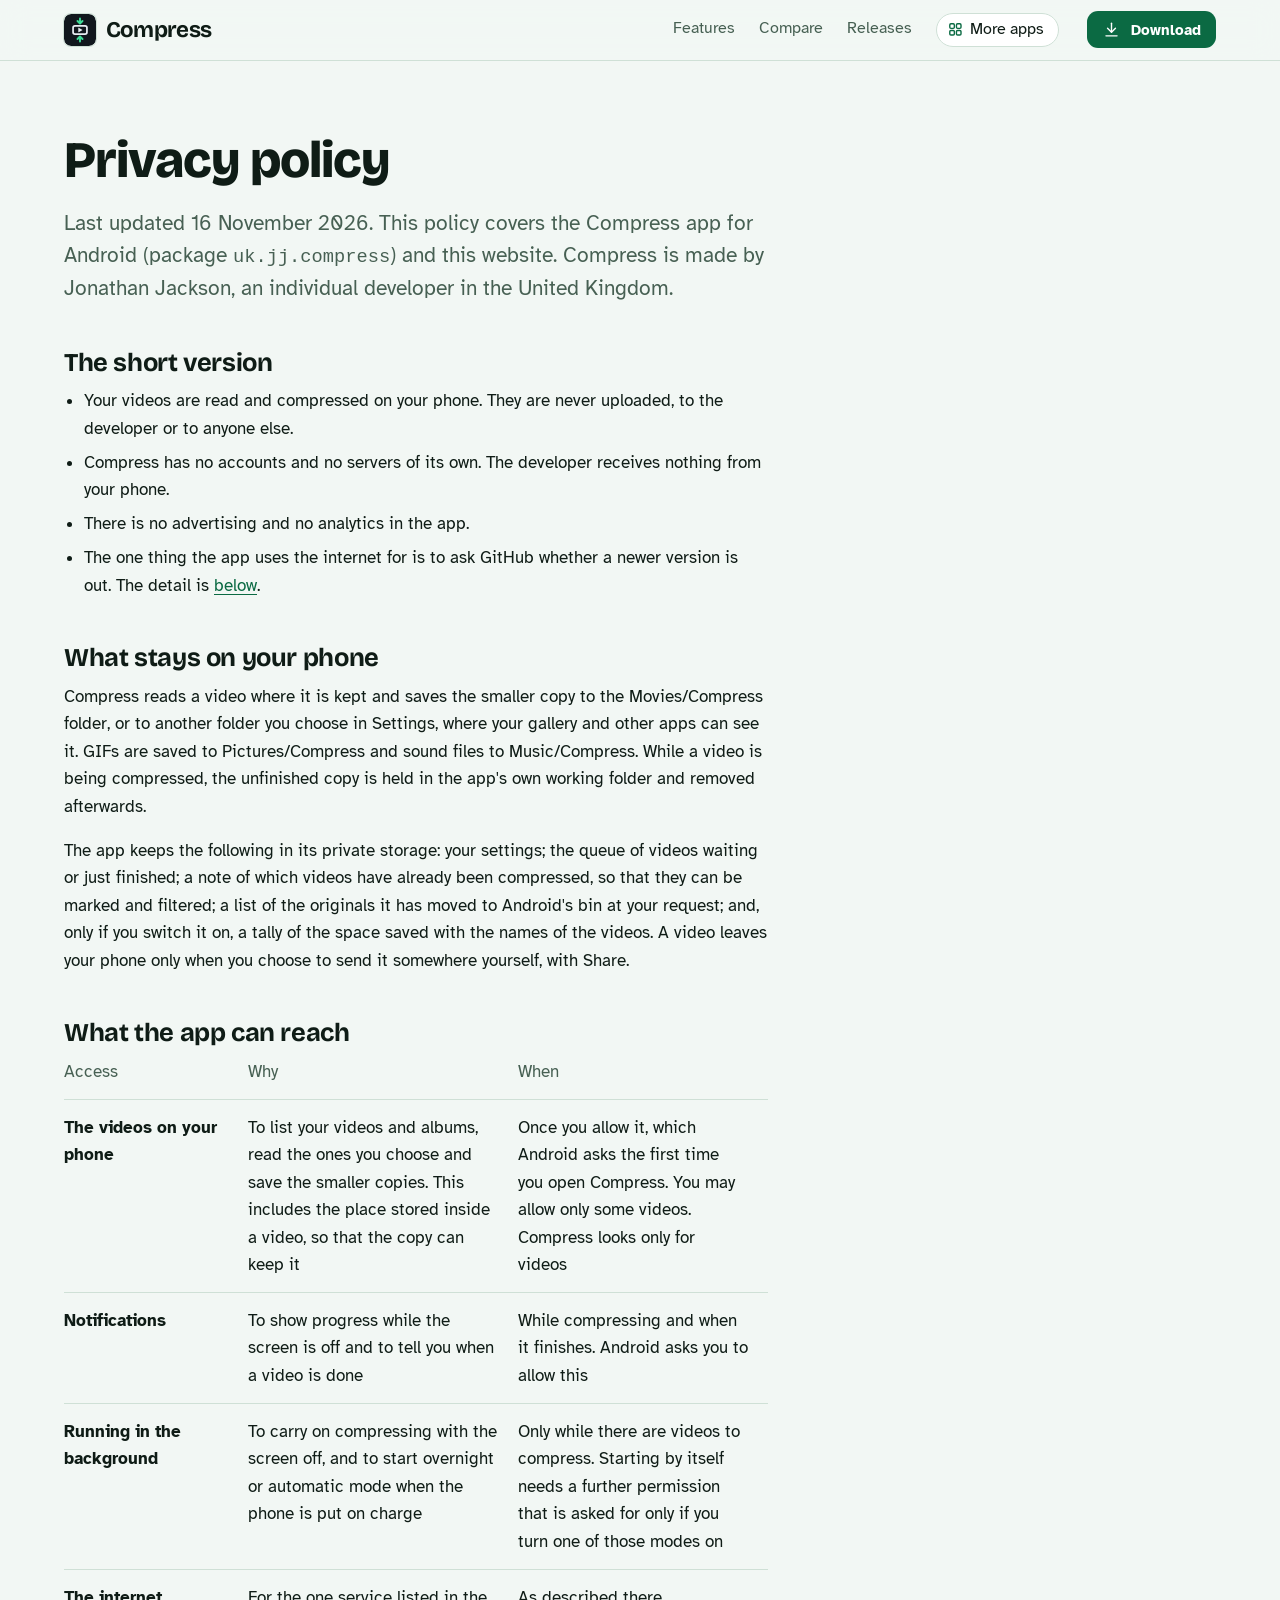
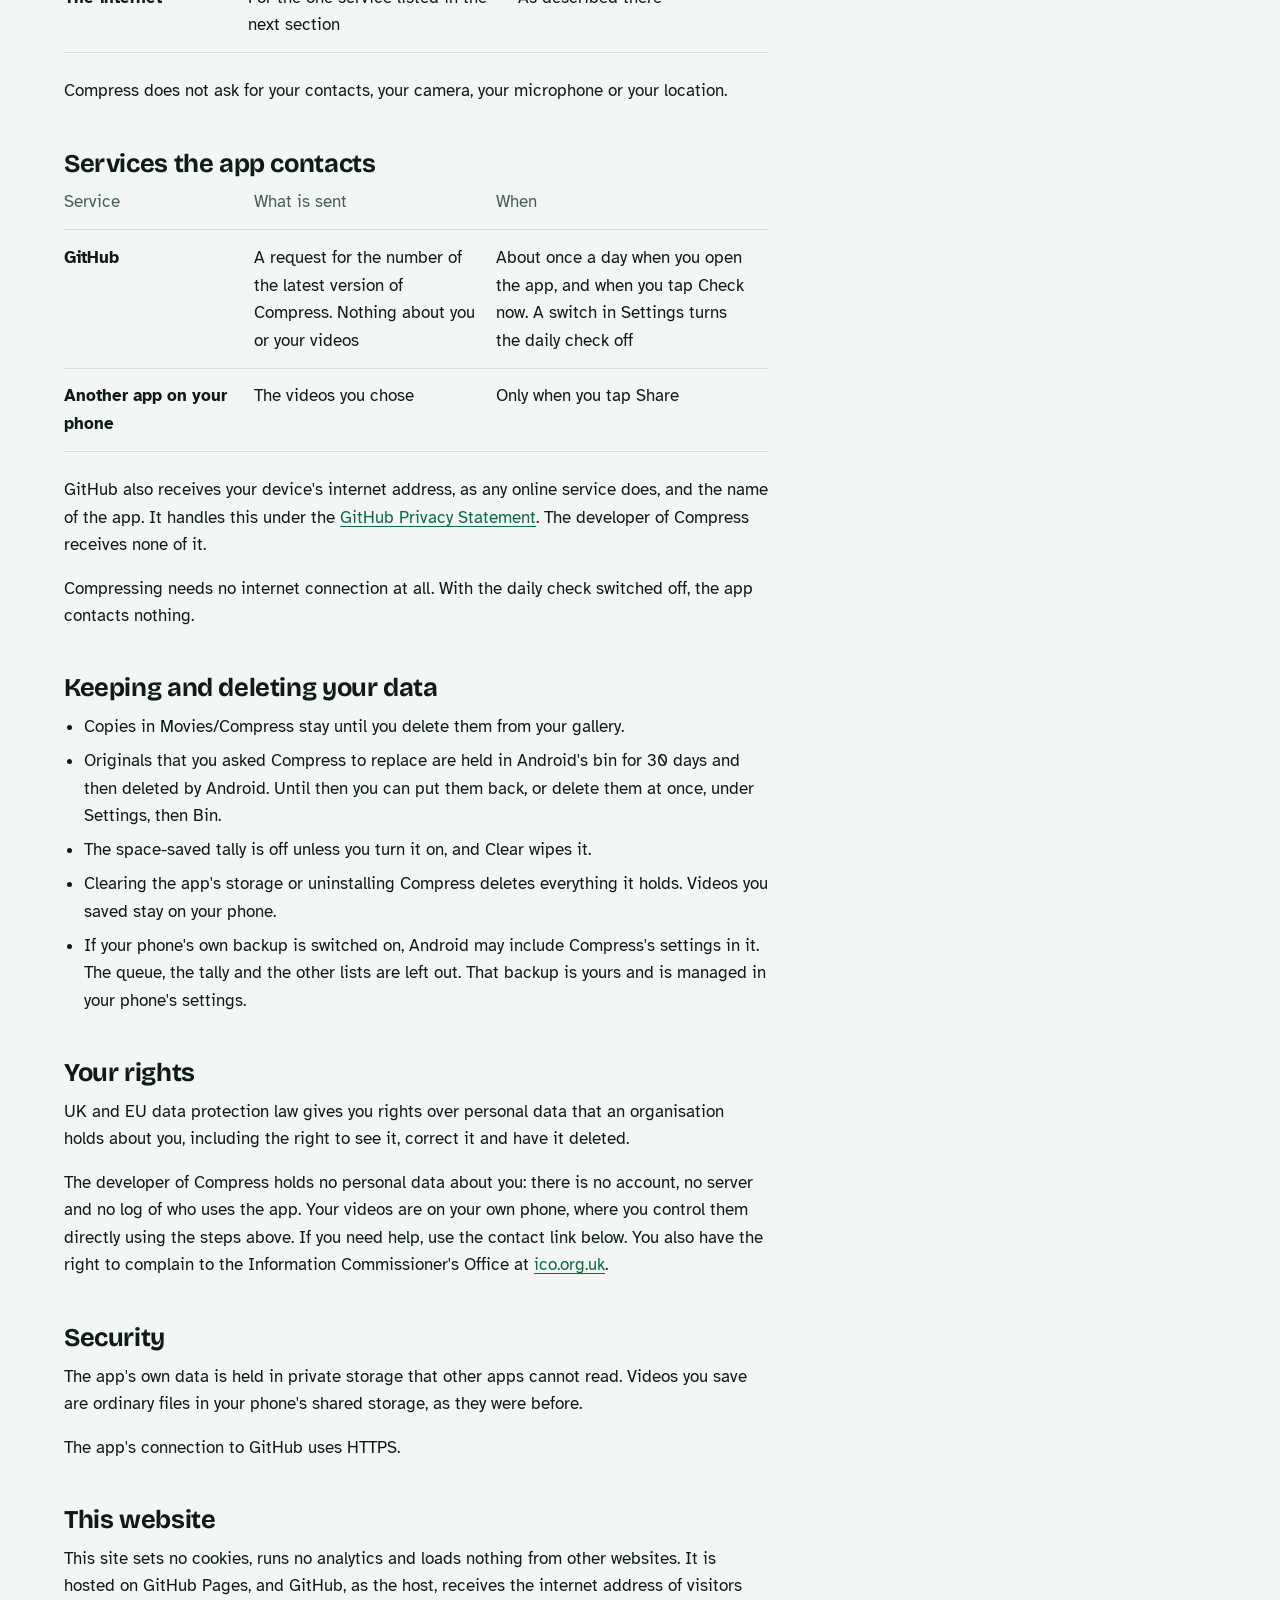
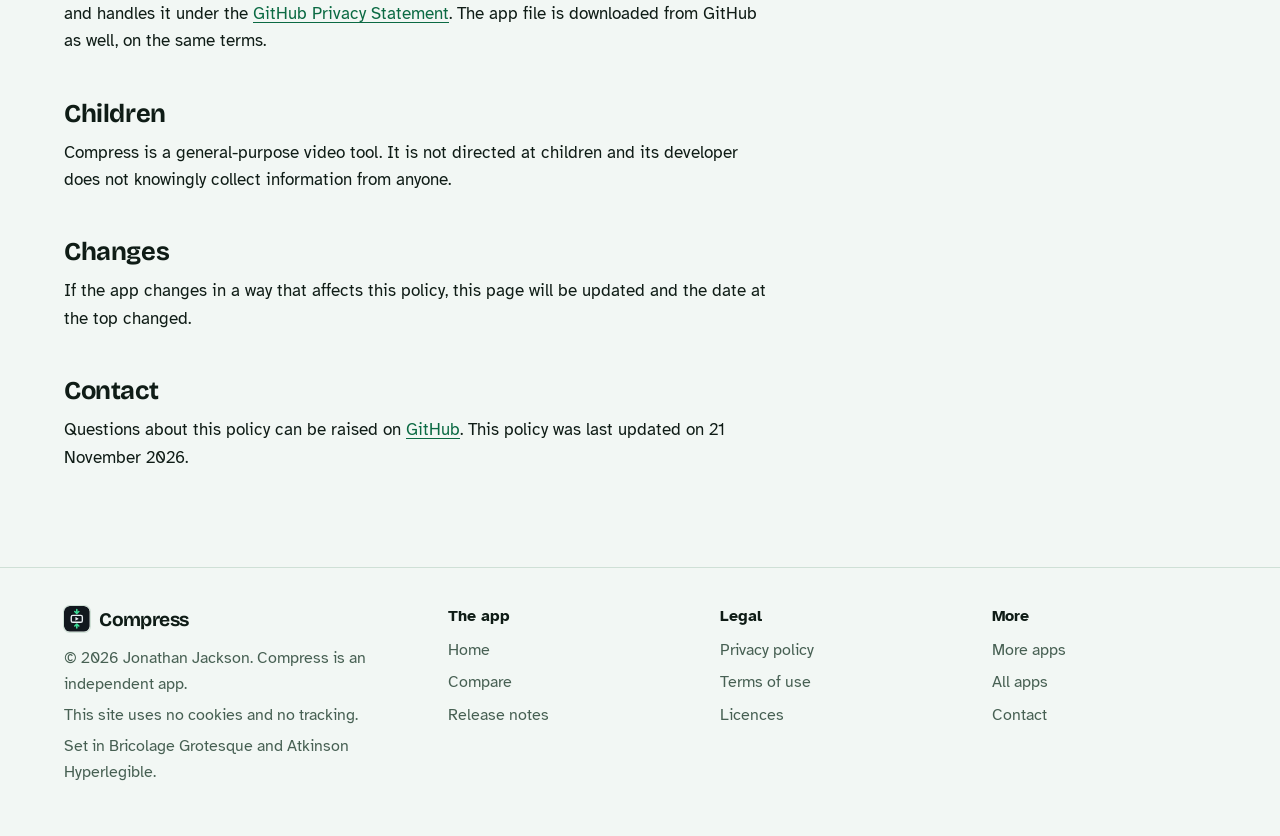
<file: privacy.html>
<!DOCTYPE html>
<html lang="en-GB">
<head>
<meta charset="utf-8">
<meta name="viewport" content="width=device-width, initial-scale=1">
<title>Compress privacy policy</title>
<meta name="description" content="What Compress does with your information: in short, it stays on your phone.">
<meta name="author" content="Jonathan Jackson">
<link rel="canonical" href="https://customgpter.github.io/compress/privacy.html">
<meta name="theme-color" content="#f2f7f4" media="(prefers-color-scheme: light)">
<meta name="theme-color" content="#0a120e" media="(prefers-color-scheme: dark)">
<meta property="og:type" content="website">
<meta property="og:site_name" content="Compress">
<meta property="og:title" content="Compress privacy policy">
<meta property="og:description" content="What Compress does with your information: in short, it stays on your phone.">
<meta property="og:url" content="https://customgpter.github.io/compress/privacy.html">
<meta property="og:image" content="https://customgpter.github.io/compress/assets/og.png">
<meta property="og:image:width" content="1200">
<meta property="og:image:height" content="630">
<meta property="og:image:alt" content="Compress&#x27;s results screen showing 2.9 GB saved across three videos">
<meta property="og:locale" content="en_GB">
<meta name="twitter:card" content="summary_large_image">
<link rel="icon" href="./assets/favicon.svg" type="image/svg+xml">
<link rel="apple-touch-icon" href="./assets/apple-touch-icon.png">
<link rel="preload" href="./assets/fonts/bricolage-grotesque-latin.woff2" as="font" type="font/woff2" crossorigin>
<link rel="preload" href="./assets/fonts/atkinson-hyperlegible-latin-400-normal.woff2" as="font" type="font/woff2" crossorigin>
<link rel="stylesheet" href="./assets/site.css?v=1">
<link rel="stylesheet" href="./assets/house.css?v=1">
<link rel="stylesheet" href="./assets/apps-list.css?v=1">
<script src="./assets/apps-list.js?v=1" defer></script>
</head>
<body>
<a class="skip" href="#main">Skip to content</a>
<header class="masthead">
<div class="wrap">
<a class="brand" href="./" aria-label="Compress home"><svg viewBox="0 0 108 108" aria-hidden="true"><rect width="108" height="108" rx="24" fill="#12181e"/><g transform="translate(54 54) scale(1.3) translate(-54 -54)"><path fill="none" stroke="#e9eef3" stroke-width="4.5" stroke-linejoin="round" d="M41 43h26a5 5 0 0 1 5 5v12a5 5 0 0 1-5 5H41a5 5 0 0 1-5-5V48a5 5 0 0 1 5-5z"/><path fill="#e9eef3" d="M50.5 48.2l9.2 5.3a.6.6 0 0 1 0 1l-9.2 5.3a.6.6 0 0 1-.9-.5V48.7a.6.6 0 0 1 .9-.5z"/><path fill="none" stroke="#3ddc97" stroke-width="5" stroke-linecap="round" stroke-linejoin="round" d="M54 24v12M47.5 30.5 54 37l6.5-6.5M54 84V72M47.5 77.5 54 71l6.5 6.5"/></g></svg><span>Compress</span></a>
<nav aria-label="Main"><ul><li><a href="./#features">Features</a></li><li><a href="./compare.html">Compare</a></li><li><a href="./releases.html">Releases</a></li><li><a class="more-apps" href="./more-apps.html"><svg class="ico" viewBox="0 0 24 24" aria-hidden="true"><rect x="4" y="4" width="6.5" height="6.5" rx="1.6"/><rect x="13.5" y="4" width="6.5" height="6.5" rx="1.6"/><rect x="4" y="13.5" width="6.5" height="6.5" rx="1.6"/><rect x="13.5" y="13.5" width="6.5" height="6.5" rx="1.6"/></svg>More apps</a></li></ul></nav>
<a class="button small" href="https://github.com/CustomGPTer/compress/releases/latest/download/Compress.apk"><svg class="ico" viewBox="0 0 24 24" aria-hidden="true"><path d="M12 4v11"/><path d="M7 10.5l5 5 5-5"/><path d="M5 20h14"/></svg>Download</a>
</div>
</header>
<main id="main" class="doc">
<div class="wrap">
<div class="measure">
<h1>Privacy policy</h1>
<p class="lede">Last updated 16 November 2026. This policy covers the Compress app for Android (package <code>uk.jj.compress</code>) and this website. Compress is made by Jonathan Jackson, an individual developer in the United Kingdom.</p>
<h2 id="short">The short version</h2><ul>
<li>Your videos are read and compressed on your phone. They are never uploaded, to the developer or to anyone else.</li>
<li>Compress has no accounts and no servers of its own. The developer receives nothing from your phone.</li>
<li>There is no advertising and no analytics in the app.</li>
<li>The one thing the app uses the internet for is to ask GitHub whether a newer version is out. The detail is <a href="#services">below</a>.</li>
</ul><h2 id="device">What stays on your phone</h2><p>Compress reads a video where it is kept and saves the smaller copy to the Movies/Compress folder, or to another folder you choose in Settings, where your gallery and other apps can see it. GIFs are saved to Pictures/Compress and sound files to Music/Compress. While a video is being compressed, the unfinished copy is held in the app's own working folder and removed afterwards.</p>
<p>The app keeps the following in its private storage: your settings; the queue of videos waiting or just finished; a note of which videos have already been compressed, so that they can be marked and filtered; a list of the originals it has moved to Android's bin at your request; and, only if you switch it on, a tally of the space saved with the names of the videos. A video leaves your phone only when you choose to send it somewhere yourself, with Share.</p><h2 id="access">What the app can reach</h2><table>
<thead><tr><th scope="col">Access</th><th scope="col">Why</th><th scope="col">When</th></tr></thead>
<tbody>
<tr><th scope="row">The videos on your phone</th><td>To list your videos and albums, read the ones you choose and save the smaller copies. This includes the place stored inside a video, so that the copy can keep it</td><td>Once you allow it, which Android asks the first time you open Compress. You may allow only some videos. Compress looks only for videos</td></tr>
<tr><th scope="row">Notifications</th><td>To show progress while the screen is off and to tell you when a video is done</td><td>While compressing and when it finishes. Android asks you to allow this</td></tr>
<tr><th scope="row">Running in the background</th><td>To carry on compressing with the screen off, and to start overnight or automatic mode when the phone is put on charge</td><td>Only while there are videos to compress. Starting by itself needs a further permission that is asked for only if you turn one of those modes on</td></tr>
<tr><th scope="row">The internet</th><td>For the one service listed in the next section</td><td>As described there</td></tr>
</tbody>
</table>
<p class="after-table">Compress does not ask for your contacts, your camera, your microphone or your location.</p><h2 id="services">Services the app contacts</h2><table>
<thead><tr><th scope="col">Service</th><th scope="col">What is sent</th><th scope="col">When</th></tr></thead>
<tbody>
<tr><th scope="row">GitHub</th><td>A request for the number of the latest version of Compress. Nothing about you or your videos</td><td>About once a day when you open the app, and when you tap Check now. A switch in Settings turns the daily check off</td></tr>
<tr><th scope="row">Another app on your phone</th><td>The videos you chose</td><td>Only when you tap Share</td></tr>
</tbody>
</table>
<p class="after-table">GitHub also receives your device's internet address, as any online service does, and the name of the app. It handles this under the <a href="https://docs.github.com/site-policy/privacy-policies/github-general-privacy-statement">GitHub Privacy Statement</a>. The developer of Compress receives none of it.</p>
<p>Compressing needs no internet connection at all. With the daily check switched off, the app contacts nothing.</p><h2 id="deleting">Keeping and deleting your data</h2><ul>
<li>Copies in Movies/Compress stay until you delete them from your gallery.</li>
<li>Originals that you asked Compress to replace are held in Android's bin for 30 days and then deleted by Android. Until then you can put them back, or delete them at once, under Settings, then Bin.</li>
<li>The space-saved tally is off unless you turn it on, and Clear wipes it.</li>
<li>Clearing the app's storage or uninstalling Compress deletes everything it holds. Videos you saved stay on your phone.</li>
<li>If your phone's own backup is switched on, Android may include Compress's settings in it. The queue, the tally and the other lists are left out. That backup is yours and is managed in your phone's settings.</li>
</ul><h2 id="rights">Your rights</h2><p>UK and EU data protection law gives you rights over personal data that an organisation holds about you, including the right to see it, correct it and have it deleted.</p>
<p>The developer of Compress holds no personal data about you: there is no account, no server and no log of who uses the app. Your videos are on your own phone, where you control them directly using the steps above. If you need help, use the contact link below. You also have the right to complain to the Information Commissioner's Office at <a href="https://ico.org.uk">ico.org.uk</a>.</p><h2 id="security">Security</h2><p>The app's own data is held in private storage that other apps cannot read. Videos you save are ordinary files in your phone's shared storage, as they were before.</p>
<p>The app's connection to GitHub uses HTTPS.</p><h2 id="website">This website</h2><p>This site sets no cookies, runs no analytics and loads nothing from other websites. It is hosted on GitHub Pages, and GitHub, as the host, receives the internet address of visitors and handles it under the <a href="https://docs.github.com/site-policy/privacy-policies/github-general-privacy-statement">GitHub Privacy Statement</a>. The app file is downloaded from GitHub as well, on the same terms.</p><h2 id="children">Children</h2><p>Compress is a general-purpose video tool. It is not directed at children and its developer does not knowingly collect information from anyone.</p><h2 id="changes">Changes</h2><p>If the app changes in a way that affects this policy, this page will be updated and the date at the top changed.</p>
<h2 id="contact">Contact</h2>
<p>Questions about this policy can be raised on <a href="https://github.com/CustomGPTer/compress/issues">GitHub</a>. This policy was last updated on 21 November 2026.</p>
</div>
</div>
</main>
<footer class="colophon">
<div class="wrap">
<div>
<a class="brand" href="./" aria-label="Compress home"><svg viewBox="0 0 108 108" aria-hidden="true"><rect width="108" height="108" rx="24" fill="#12181e"/><g transform="translate(54 54) scale(1.3) translate(-54 -54)"><path fill="none" stroke="#e9eef3" stroke-width="4.5" stroke-linejoin="round" d="M41 43h26a5 5 0 0 1 5 5v12a5 5 0 0 1-5 5H41a5 5 0 0 1-5-5V48a5 5 0 0 1 5-5z"/><path fill="#e9eef3" d="M50.5 48.2l9.2 5.3a.6.6 0 0 1 0 1l-9.2 5.3a.6.6 0 0 1-.9-.5V48.7a.6.6 0 0 1 .9-.5z"/><path fill="none" stroke="#3ddc97" stroke-width="5" stroke-linecap="round" stroke-linejoin="round" d="M54 24v12M47.5 30.5 54 37l6.5-6.5M54 84V72M47.5 77.5 54 71l6.5 6.5"/></g></svg><span>Compress</span></a>
<p>&copy; 2026 Jonathan Jackson. Compress is an independent app.</p>
<p>This site uses no cookies and no tracking.</p>
<p>Set in Bricolage Grotesque and Atkinson Hyperlegible.</p>
</div>
<nav aria-label="The app"><h2>The app</h2><ul>
<li><a href="./">Home</a></li>
<li><a href="./compare.html">Compare</a></li>
<li><a href="./releases.html">Release notes</a></li>

</ul></nav>
<nav aria-label="Legal"><h2>Legal</h2><ul>
<li><a href="./privacy.html">Privacy policy</a></li>
<li><a href="./terms.html">Terms of use</a></li>
<li><a href="./licences.html">Licences</a></li>
</ul></nav>
<nav aria-label="More"><h2>More</h2><ul>
<li><a href="./more-apps.html">More apps</a></li>
<li><a href="https://customgpter.github.io/">All apps</a></li>
<li><a href="https://github.com/CustomGPTer/compress/issues">Contact</a></li>
</ul></nav>
</div>
</footer>
</body>
</html>
</file>
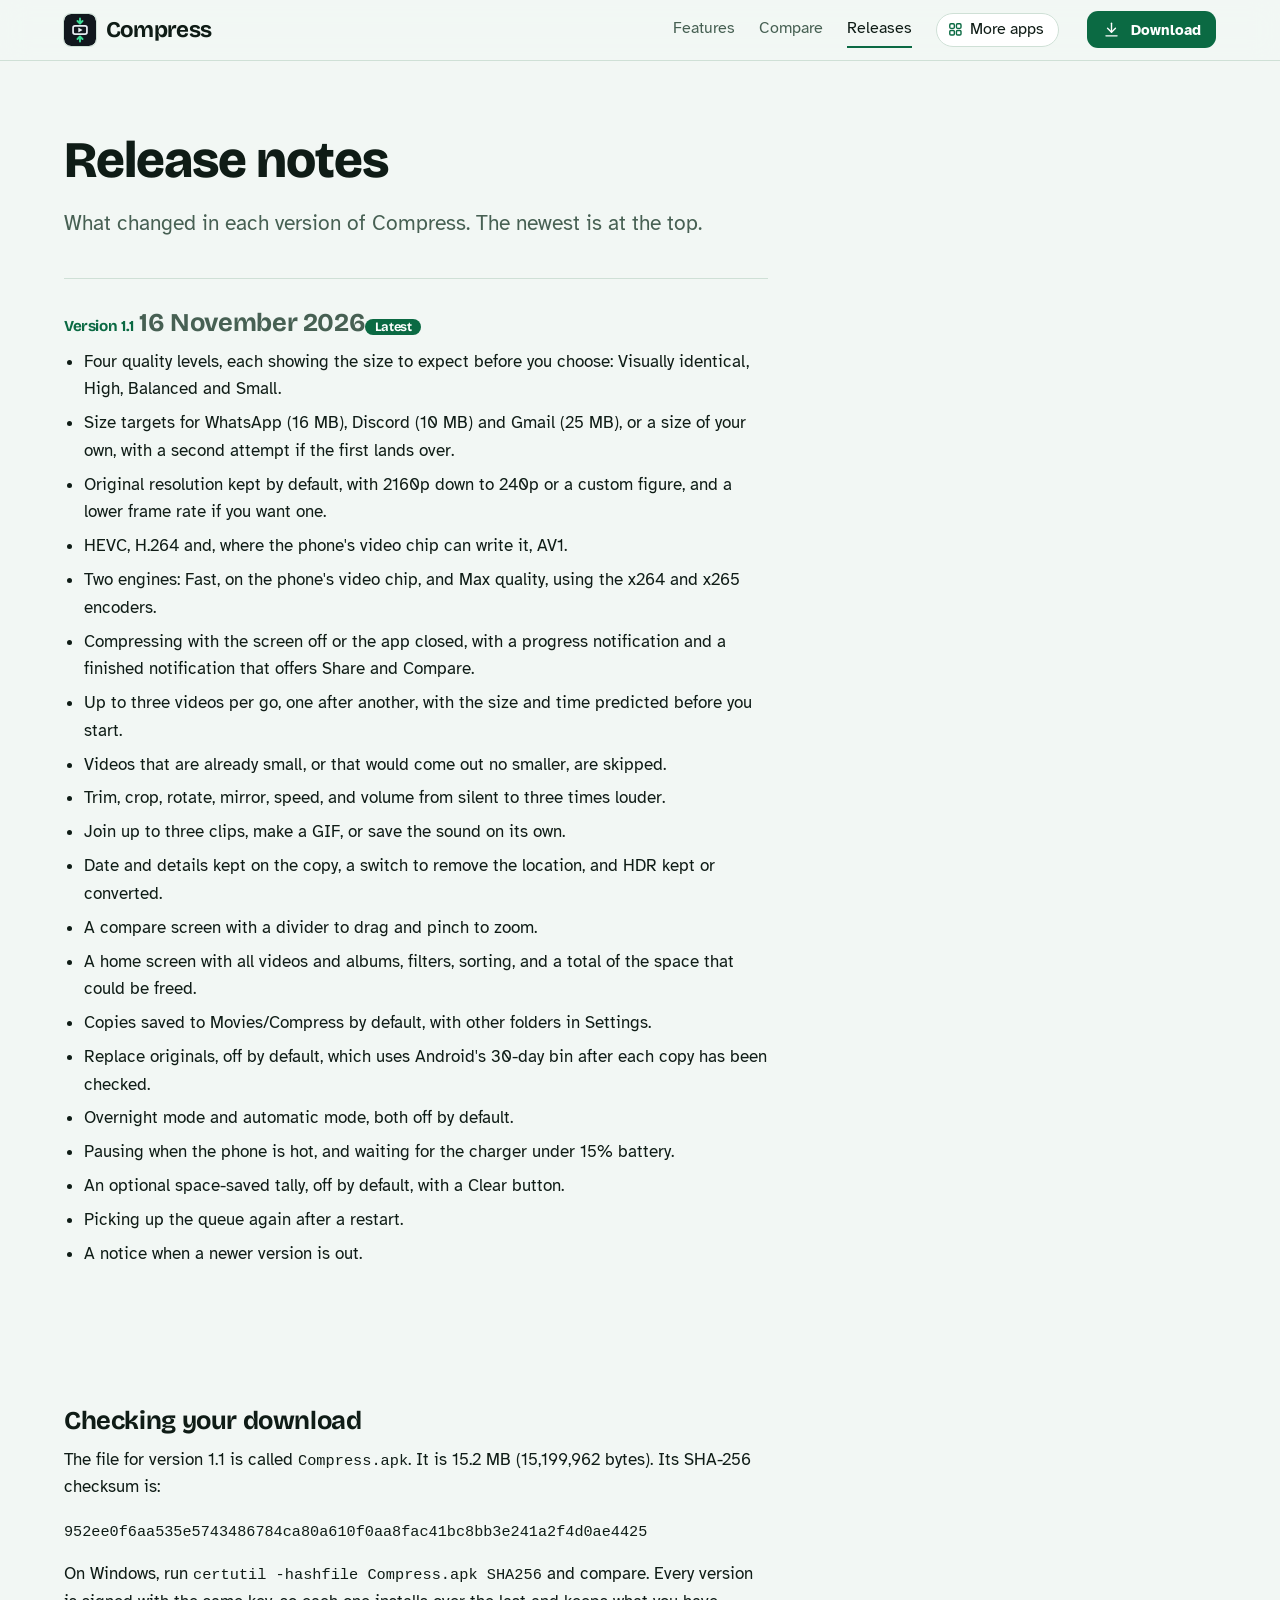
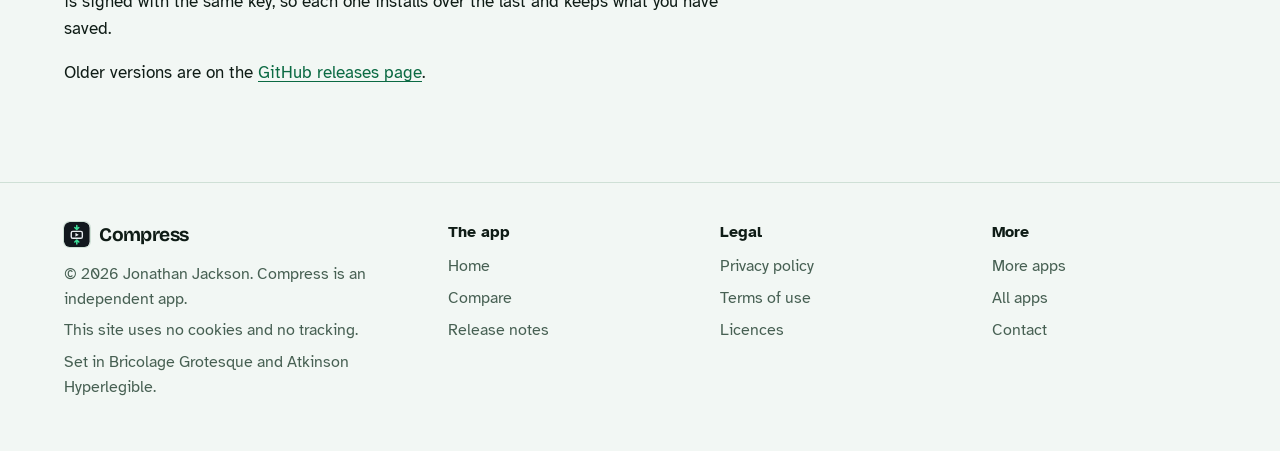
<file: releases.html>
<!DOCTYPE html>
<html lang="en-GB">
<head>
<meta charset="utf-8">
<meta name="viewport" content="width=device-width, initial-scale=1">
<title>Compress release notes</title>
<meta name="description" content="What changed in each version of Compress, with the file size and checksum to check your download.">
<meta name="author" content="Jonathan Jackson">
<link rel="canonical" href="https://customgpter.github.io/compress/releases.html">
<meta name="theme-color" content="#f2f7f4" media="(prefers-color-scheme: light)">
<meta name="theme-color" content="#0a120e" media="(prefers-color-scheme: dark)">
<meta property="og:type" content="website">
<meta property="og:site_name" content="Compress">
<meta property="og:title" content="Compress release notes">
<meta property="og:description" content="What changed in each version of Compress, with the file size and checksum to check your download.">
<meta property="og:url" content="https://customgpter.github.io/compress/releases.html">
<meta property="og:image" content="https://customgpter.github.io/compress/assets/og.png">
<meta property="og:image:width" content="1200">
<meta property="og:image:height" content="630">
<meta property="og:image:alt" content="Compress&#x27;s results screen showing 2.9 GB saved across three videos">
<meta property="og:locale" content="en_GB">
<meta name="twitter:card" content="summary_large_image">
<link rel="icon" href="./assets/favicon.svg" type="image/svg+xml">
<link rel="apple-touch-icon" href="./assets/apple-touch-icon.png">
<link rel="preload" href="./assets/fonts/bricolage-grotesque-latin.woff2" as="font" type="font/woff2" crossorigin>
<link rel="preload" href="./assets/fonts/atkinson-hyperlegible-latin-400-normal.woff2" as="font" type="font/woff2" crossorigin>
<link rel="stylesheet" href="./assets/site.css?v=1">
<link rel="stylesheet" href="./assets/house.css?v=1">
<link rel="stylesheet" href="./assets/apps-list.css?v=1">
<script src="./assets/apps-list.js?v=1" defer></script>
</head>
<body>
<a class="skip" href="#main">Skip to content</a>
<header class="masthead">
<div class="wrap">
<a class="brand" href="./" aria-label="Compress home"><svg viewBox="0 0 108 108" aria-hidden="true"><rect width="108" height="108" rx="24" fill="#12181e"/><g transform="translate(54 54) scale(1.3) translate(-54 -54)"><path fill="none" stroke="#e9eef3" stroke-width="4.5" stroke-linejoin="round" d="M41 43h26a5 5 0 0 1 5 5v12a5 5 0 0 1-5 5H41a5 5 0 0 1-5-5V48a5 5 0 0 1 5-5z"/><path fill="#e9eef3" d="M50.5 48.2l9.2 5.3a.6.6 0 0 1 0 1l-9.2 5.3a.6.6 0 0 1-.9-.5V48.7a.6.6 0 0 1 .9-.5z"/><path fill="none" stroke="#3ddc97" stroke-width="5" stroke-linecap="round" stroke-linejoin="round" d="M54 24v12M47.5 30.5 54 37l6.5-6.5M54 84V72M47.5 77.5 54 71l6.5 6.5"/></g></svg><span>Compress</span></a>
<nav aria-label="Main"><ul><li><a href="./#features">Features</a></li><li><a href="./compare.html">Compare</a></li><li><a href="./releases.html" aria-current="page">Releases</a></li><li><a class="more-apps" href="./more-apps.html"><svg class="ico" viewBox="0 0 24 24" aria-hidden="true"><rect x="4" y="4" width="6.5" height="6.5" rx="1.6"/><rect x="13.5" y="4" width="6.5" height="6.5" rx="1.6"/><rect x="4" y="13.5" width="6.5" height="6.5" rx="1.6"/><rect x="13.5" y="13.5" width="6.5" height="6.5" rx="1.6"/></svg>More apps</a></li></ul></nav>
<a class="button small" href="https://github.com/CustomGPTer/compress/releases/latest/download/Compress.apk"><svg class="ico" viewBox="0 0 24 24" aria-hidden="true"><path d="M12 4v11"/><path d="M7 10.5l5 5 5-5"/><path d="M5 20h14"/></svg>Download</a>
</div>
</header>
<main id="main" class="doc">
<div class="wrap">
<div class="measure">
<h1>Release notes</h1>
<p class="lede">What changed in each version of Compress. The newest is at the top.</p>
<section class="release" id="v1.1"><h2><span class="ver">Version 1.1</span> <span class="when">16 November 2026</span><span class="tag">Latest</span></h2><ul><li>Four quality levels, each showing the size to expect before you choose: Visually identical, High, Balanced and Small.</li><li>Size targets for WhatsApp (16 MB), Discord (10 MB) and Gmail (25 MB), or a size of your own, with a second attempt if the first lands over.</li><li>Original resolution kept by default, with 2160p down to 240p or a custom figure, and a lower frame rate if you want one.</li><li>HEVC, H.264 and, where the phone's video chip can write it, AV1.</li><li>Two engines: Fast, on the phone's video chip, and Max quality, using the x264 and x265 encoders.</li><li>Compressing with the screen off or the app closed, with a progress notification and a finished notification that offers Share and Compare.</li><li>Up to three videos per go, one after another, with the size and time predicted before you start.</li><li>Videos that are already small, or that would come out no smaller, are skipped.</li><li>Trim, crop, rotate, mirror, speed, and volume from silent to three times louder.</li><li>Join up to three clips, make a GIF, or save the sound on its own.</li><li>Date and details kept on the copy, a switch to remove the location, and HDR kept or converted.</li><li>A compare screen with a divider to drag and pinch to zoom.</li><li>A home screen with all videos and albums, filters, sorting, and a total of the space that could be freed.</li><li>Copies saved to Movies/Compress by default, with other folders in Settings.</li><li>Replace originals, off by default, which uses Android's 30-day bin after each copy has been checked.</li><li>Overnight mode and automatic mode, both off by default.</li><li>Pausing when the phone is hot, and waiting for the charger under 15% battery.</li><li>An optional space-saved tally, off by default, with a Clear button.</li><li>Picking up the queue again after a restart.</li><li>A notice when a newer version is out.</li></ul></section>
<h2 id="checking">Checking your download</h2>
<p>The file for version 1.1 is called <code>Compress.apk</code>. It is 15.2 MB (15,199,962 bytes). Its SHA-256 checksum is:</p>
<p><code class="sum">952ee0f6aa535e5743486784ca80a610f0aa8fac41bc8bb3e241a2f4d0ae4425</code></p>
<p>On Windows, run <code>certutil -hashfile Compress.apk SHA256</code> and compare. Every version is signed with the same key, so each one installs over the last and keeps what you have saved.</p>
<p>Older versions are on the <a href="https://github.com/CustomGPTer/compress/releases">GitHub releases page</a>.</p>
</div>
</div>
</main>
<footer class="colophon">
<div class="wrap">
<div>
<a class="brand" href="./" aria-label="Compress home"><svg viewBox="0 0 108 108" aria-hidden="true"><rect width="108" height="108" rx="24" fill="#12181e"/><g transform="translate(54 54) scale(1.3) translate(-54 -54)"><path fill="none" stroke="#e9eef3" stroke-width="4.5" stroke-linejoin="round" d="M41 43h26a5 5 0 0 1 5 5v12a5 5 0 0 1-5 5H41a5 5 0 0 1-5-5V48a5 5 0 0 1 5-5z"/><path fill="#e9eef3" d="M50.5 48.2l9.2 5.3a.6.6 0 0 1 0 1l-9.2 5.3a.6.6 0 0 1-.9-.5V48.7a.6.6 0 0 1 .9-.5z"/><path fill="none" stroke="#3ddc97" stroke-width="5" stroke-linecap="round" stroke-linejoin="round" d="M54 24v12M47.5 30.5 54 37l6.5-6.5M54 84V72M47.5 77.5 54 71l6.5 6.5"/></g></svg><span>Compress</span></a>
<p>&copy; 2026 Jonathan Jackson. Compress is an independent app.</p>
<p>This site uses no cookies and no tracking.</p>
<p>Set in Bricolage Grotesque and Atkinson Hyperlegible.</p>
</div>
<nav aria-label="The app"><h2>The app</h2><ul>
<li><a href="./">Home</a></li>
<li><a href="./compare.html">Compare</a></li>
<li><a href="./releases.html">Release notes</a></li>

</ul></nav>
<nav aria-label="Legal"><h2>Legal</h2><ul>
<li><a href="./privacy.html">Privacy policy</a></li>
<li><a href="./terms.html">Terms of use</a></li>
<li><a href="./licences.html">Licences</a></li>
</ul></nav>
<nav aria-label="More"><h2>More</h2><ul>
<li><a href="./more-apps.html">More apps</a></li>
<li><a href="https://customgpter.github.io/">All apps</a></li>
<li><a href="https://github.com/CustomGPTer/compress/issues">Contact</a></li>
</ul></nav>
</div>
</footer>
</body>
</html>
</file>
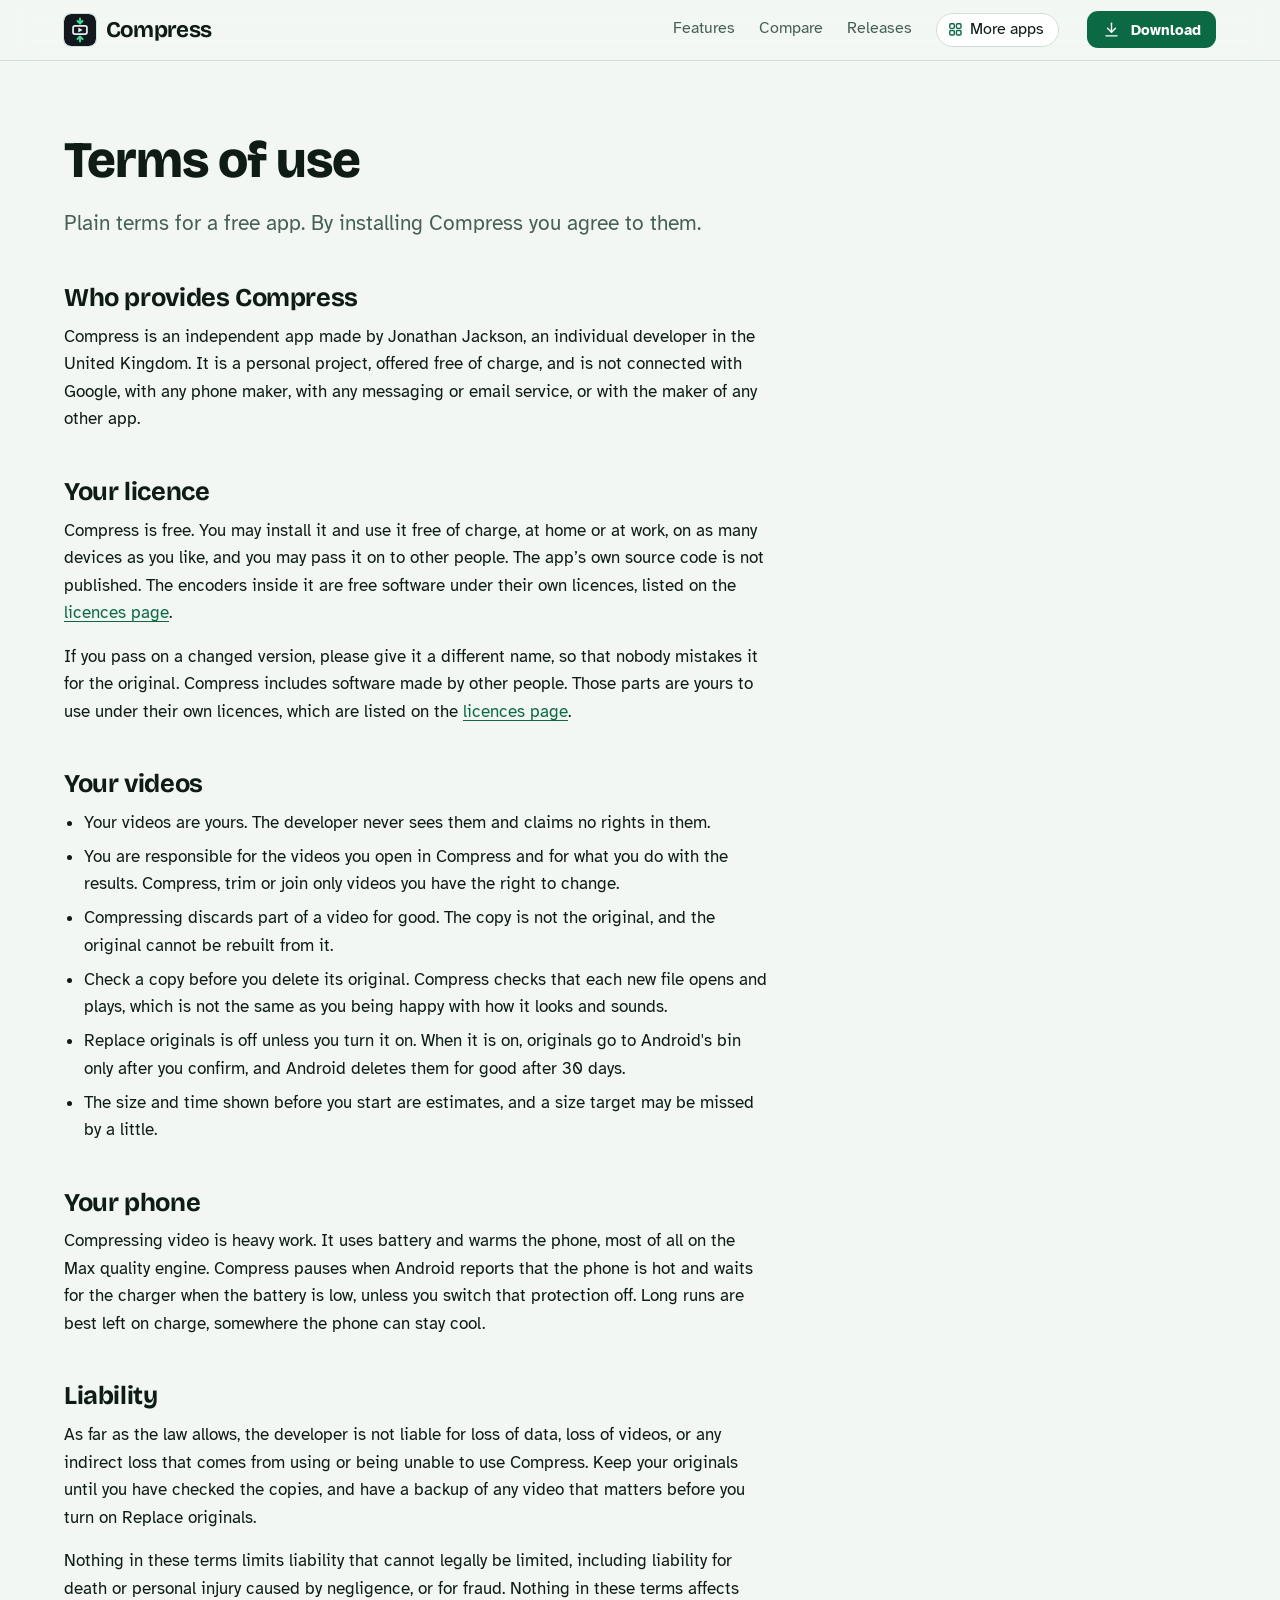
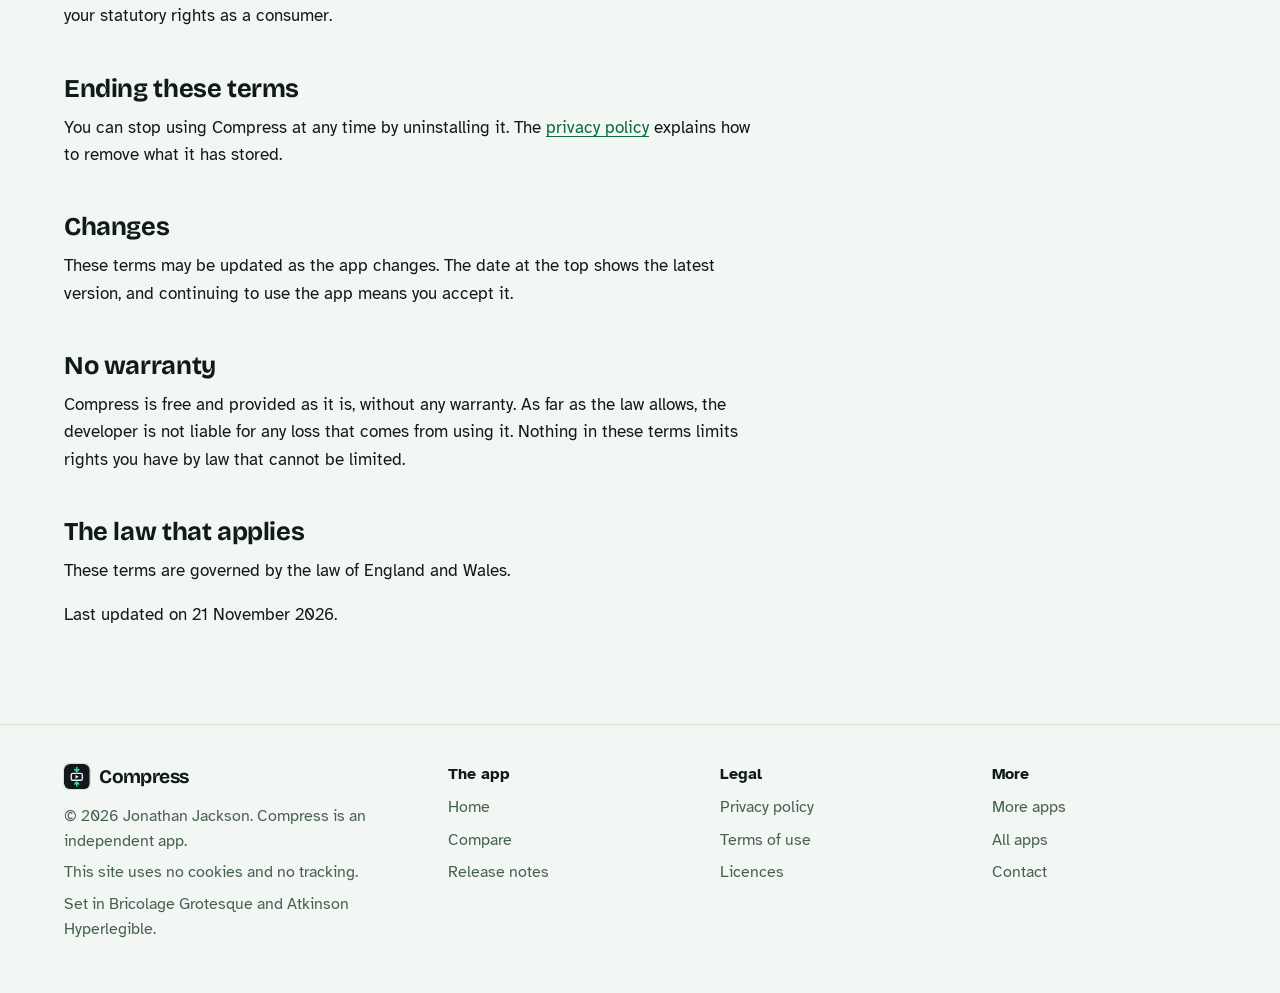
<file: terms.html>
<!DOCTYPE html>
<html lang="en-GB">
<head>
<meta charset="utf-8">
<meta name="viewport" content="width=device-width, initial-scale=1">
<title>Compress terms of use</title>
<meta name="description" content="The terms for using Compress.">
<meta name="author" content="Jonathan Jackson">
<link rel="canonical" href="https://customgpter.github.io/compress/terms.html">
<meta name="theme-color" content="#f2f7f4" media="(prefers-color-scheme: light)">
<meta name="theme-color" content="#0a120e" media="(prefers-color-scheme: dark)">
<meta property="og:type" content="website">
<meta property="og:site_name" content="Compress">
<meta property="og:title" content="Compress terms of use">
<meta property="og:description" content="The terms for using Compress.">
<meta property="og:url" content="https://customgpter.github.io/compress/terms.html">
<meta property="og:image" content="https://customgpter.github.io/compress/assets/og.png">
<meta property="og:image:width" content="1200">
<meta property="og:image:height" content="630">
<meta property="og:image:alt" content="Compress&#x27;s results screen showing 2.9 GB saved across three videos">
<meta property="og:locale" content="en_GB">
<meta name="twitter:card" content="summary_large_image">
<link rel="icon" href="./assets/favicon.svg" type="image/svg+xml">
<link rel="apple-touch-icon" href="./assets/apple-touch-icon.png">
<link rel="preload" href="./assets/fonts/bricolage-grotesque-latin.woff2" as="font" type="font/woff2" crossorigin>
<link rel="preload" href="./assets/fonts/atkinson-hyperlegible-latin-400-normal.woff2" as="font" type="font/woff2" crossorigin>
<link rel="stylesheet" href="./assets/site.css?v=1">
<link rel="stylesheet" href="./assets/house.css?v=1">
<link rel="stylesheet" href="./assets/apps-list.css?v=1">
<script src="./assets/apps-list.js?v=1" defer></script>
</head>
<body>
<a class="skip" href="#main">Skip to content</a>
<header class="masthead">
<div class="wrap">
<a class="brand" href="./" aria-label="Compress home"><svg viewBox="0 0 108 108" aria-hidden="true"><rect width="108" height="108" rx="24" fill="#12181e"/><g transform="translate(54 54) scale(1.3) translate(-54 -54)"><path fill="none" stroke="#e9eef3" stroke-width="4.5" stroke-linejoin="round" d="M41 43h26a5 5 0 0 1 5 5v12a5 5 0 0 1-5 5H41a5 5 0 0 1-5-5V48a5 5 0 0 1 5-5z"/><path fill="#e9eef3" d="M50.5 48.2l9.2 5.3a.6.6 0 0 1 0 1l-9.2 5.3a.6.6 0 0 1-.9-.5V48.7a.6.6 0 0 1 .9-.5z"/><path fill="none" stroke="#3ddc97" stroke-width="5" stroke-linecap="round" stroke-linejoin="round" d="M54 24v12M47.5 30.5 54 37l6.5-6.5M54 84V72M47.5 77.5 54 71l6.5 6.5"/></g></svg><span>Compress</span></a>
<nav aria-label="Main"><ul><li><a href="./#features">Features</a></li><li><a href="./compare.html">Compare</a></li><li><a href="./releases.html">Releases</a></li><li><a class="more-apps" href="./more-apps.html"><svg class="ico" viewBox="0 0 24 24" aria-hidden="true"><rect x="4" y="4" width="6.5" height="6.5" rx="1.6"/><rect x="13.5" y="4" width="6.5" height="6.5" rx="1.6"/><rect x="4" y="13.5" width="6.5" height="6.5" rx="1.6"/><rect x="13.5" y="13.5" width="6.5" height="6.5" rx="1.6"/></svg>More apps</a></li></ul></nav>
<a class="button small" href="https://github.com/CustomGPTer/compress/releases/latest/download/Compress.apk"><svg class="ico" viewBox="0 0 24 24" aria-hidden="true"><path d="M12 4v11"/><path d="M7 10.5l5 5 5-5"/><path d="M5 20h14"/></svg>Download</a>
</div>
</header>
<main id="main" class="doc">
<div class="wrap">
<div class="measure">
<h1>Terms of use</h1>
<p class="lede">Plain terms for a free app. By installing Compress you agree to them.</p>
<h2 id="who">Who provides Compress</h2><p>Compress is an independent app made by Jonathan Jackson, an individual developer in the United Kingdom. It is a personal project, offered free of charge, and is not connected with Google, with any phone maker, with any messaging or email service, or with the maker of any other app.</p><h2 id="licence">Your licence</h2><p>Compress is free. You may install it and use it free of charge, at home or at work, on as many devices as you like, and you may pass it on to other people. The app&rsquo;s own source code is not published. The encoders inside it are free software under their own licences, listed on the <a href="licences.html">licences page</a>.</p>
<p>If you pass on a changed version, please give it a different name, so that nobody mistakes it for the original. Compress includes software made by other people. Those parts are yours to use under their own licences, which are listed on the <a href="licences.html">licences page</a>.</p><h2 id="videos">Your videos</h2><ul>
<li>Your videos are yours. The developer never sees them and claims no rights in them.</li>
<li>You are responsible for the videos you open in Compress and for what you do with the results. Compress, trim or join only videos you have the right to change.</li>
<li>Compressing discards part of a video for good. The copy is not the original, and the original cannot be rebuilt from it.</li>
<li>Check a copy before you delete its original. Compress checks that each new file opens and plays, which is not the same as you being happy with how it looks and sounds.</li>
<li>Replace originals is off unless you turn it on. When it is on, originals go to Android's bin only after you confirm, and Android deletes them for good after 30 days.</li>
<li>The size and time shown before you start are estimates, and a size target may be missed by a little.</li>
</ul><h2 id="phone">Your phone</h2><p>Compressing video is heavy work. It uses battery and warms the phone, most of all on the Max quality engine. Compress pauses when Android reports that the phone is hot and waits for the charger when the battery is low, unless you switch that protection off. Long runs are best left on charge, somewhere the phone can stay cool.</p><h2 id="liability">Liability</h2><p>As far as the law allows, the developer is not liable for loss of data, loss of videos, or any indirect loss that comes from using or being unable to use Compress. Keep your originals until you have checked the copies, and have a backup of any video that matters before you turn on Replace originals.</p>
<p>Nothing in these terms limits liability that cannot legally be limited, including liability for death or personal injury caused by negligence, or for fraud. Nothing in these terms affects your statutory rights as a consumer.</p><h2 id="ending">Ending these terms</h2><p>You can stop using Compress at any time by uninstalling it. The <a href="privacy.html#deleting">privacy policy</a> explains how to remove what it has stored.</p><h2 id="changes">Changes</h2><p>These terms may be updated as the app changes. The date at the top shows the latest version, and continuing to use the app means you accept it.</p>
<h2 id="no-warranty">No warranty</h2>
<p>Compress is free and provided as it is, without any warranty. As far as the law allows, the developer is not liable for any loss that comes from using it. Nothing in these terms limits rights you have by law that cannot be limited.</p>
<h2 id="governing">The law that applies</h2>
<p>These terms are governed by the law of England and Wales.</p>
<p>Last updated on 21 November 2026.</p>
</div>
</div>
</main>
<footer class="colophon">
<div class="wrap">
<div>
<a class="brand" href="./" aria-label="Compress home"><svg viewBox="0 0 108 108" aria-hidden="true"><rect width="108" height="108" rx="24" fill="#12181e"/><g transform="translate(54 54) scale(1.3) translate(-54 -54)"><path fill="none" stroke="#e9eef3" stroke-width="4.5" stroke-linejoin="round" d="M41 43h26a5 5 0 0 1 5 5v12a5 5 0 0 1-5 5H41a5 5 0 0 1-5-5V48a5 5 0 0 1 5-5z"/><path fill="#e9eef3" d="M50.5 48.2l9.2 5.3a.6.6 0 0 1 0 1l-9.2 5.3a.6.6 0 0 1-.9-.5V48.7a.6.6 0 0 1 .9-.5z"/><path fill="none" stroke="#3ddc97" stroke-width="5" stroke-linecap="round" stroke-linejoin="round" d="M54 24v12M47.5 30.5 54 37l6.5-6.5M54 84V72M47.5 77.5 54 71l6.5 6.5"/></g></svg><span>Compress</span></a>
<p>&copy; 2026 Jonathan Jackson. Compress is an independent app.</p>
<p>This site uses no cookies and no tracking.</p>
<p>Set in Bricolage Grotesque and Atkinson Hyperlegible.</p>
</div>
<nav aria-label="The app"><h2>The app</h2><ul>
<li><a href="./">Home</a></li>
<li><a href="./compare.html">Compare</a></li>
<li><a href="./releases.html">Release notes</a></li>

</ul></nav>
<nav aria-label="Legal"><h2>Legal</h2><ul>
<li><a href="./privacy.html">Privacy policy</a></li>
<li><a href="./terms.html">Terms of use</a></li>
<li><a href="./licences.html">Licences</a></li>
</ul></nav>
<nav aria-label="More"><h2>More</h2><ul>
<li><a href="./more-apps.html">More apps</a></li>
<li><a href="https://customgpter.github.io/">All apps</a></li>
<li><a href="https://github.com/CustomGPTer/compress/issues">Contact</a></li>
</ul></nav>
</div>
</footer>
</body>
</html>
</file>
<file: assets/site.css>
@font-face{font-family:"Bricolage Grotesque";src:url("fonts/bricolage-grotesque-latin.woff2") format("woff2");font-weight:200 800;font-style:normal;font-display:swap}
@font-face{font-family:"Atkinson Hyperlegible";src:url("fonts/atkinson-hyperlegible-latin-400-normal.woff2") format("woff2");font-weight:400;font-style:normal;font-display:swap}
@font-face{font-family:"Atkinson Hyperlegible";src:url("fonts/atkinson-hyperlegible-latin-700-normal.woff2") format("woff2");font-weight:700;font-style:normal;font-display:swap}

/* Daylight page, night-time camera. The lamp colour is kept for the one thing to press and for what the camera has seen. */
:root{
  --page:#f2f5f9; --panel:#ffffff; --raised:#e8edf3; --ink:#0d1a2b; --soft:#465468; --rule:#d2dae4;
  --accent:#0a6a55; --accent-ink:#ffffff; --warn:#8a5200; --rec:#d3302f;
  --lamp:#ffb347; --lamp-ink:#231400; --lamp-text:#8a5200;
  --night:#09111e; --night-2:#111d30; --night-3:#1a2a43; --night-ink:#eaf0f8; --night-soft:#9fb0c7; --night-rule:#24364f; --iris:#55d6ab;
  --display:"Bricolage Grotesque","Atkinson Hyperlegible",system-ui,sans-serif;
  --sans:"Atkinson Hyperlegible",system-ui,-apple-system,"Segoe UI",Roboto,sans-serif;
  --mono:ui-monospace,SFMono-Regular,Menlo,Consolas,"Liberation Mono",monospace;
  color-scheme:light dark;
}
@media (prefers-color-scheme:dark){
  :root{--page:#0a111b; --panel:#111a27; --raised:#182434; --ink:#e9eef5; --soft:#a0aec0; --rule:#243247;
    --accent:#55d6ab; --accent-ink:#00281d; --warn:#ffb347; --rec:#ff6163; --lamp-text:#ffb347}
}

*,*::before,*::after{box-sizing:border-box}
html{-webkit-text-size-adjust:100%;scroll-behavior:smooth;scroll-padding-top:5.5rem}
@media (prefers-reduced-motion:reduce){html{scroll-behavior:auto}}
body{margin:0;background:var(--page);color:var(--ink);font:400 1.0625rem/1.62 var(--sans);text-rendering:optimizeLegibility;-webkit-font-smoothing:antialiased}
img,svg{max-width:100%;display:block}
a{color:var(--accent);text-decoration-thickness:.07em;text-underline-offset:.2em}
a:hover{text-decoration-thickness:.13em}
:focus-visible{outline:3px solid var(--lamp);outline-offset:3px;border-radius:6px}
code{font:.9em/1 var(--mono);overflow-wrap:anywhere}
h1,h2,h3{font-family:var(--display);font-weight:700;letter-spacing:-.015em;line-height:1.08;margin:0;text-wrap:balance}
p{margin:0 0 1rem}
.skip{position:absolute;left:-999px;top:0;background:var(--ink);color:var(--page);padding:.6rem 1rem;z-index:30;border-radius:0 0 8px 0}
.skip:focus{left:0}
.sr{position:absolute;width:1px;height:1px;overflow:hidden;clip-path:inset(50%);white-space:nowrap}
.wrap{width:min(72rem,100% - 2.5rem);margin-inline:auto}
.measure{max-width:44rem}
.ico{width:1.25em;height:1.25em;flex:none;fill:none;stroke:currentColor;stroke-width:1.75;stroke-linecap:round;stroke-linejoin:round}

/* ---------- masthead */
.masthead{position:sticky;top:0;z-index:20;background:color-mix(in srgb,var(--page) 88%,transparent);-webkit-backdrop-filter:blur(14px) saturate(1.3);backdrop-filter:blur(14px) saturate(1.3);border-bottom:1px solid var(--rule)}
.masthead .wrap{display:flex;flex-wrap:wrap;align-items:center;gap:.35rem 1.75rem;padding-block:.7rem}
.brand{display:inline-flex;align-items:center;gap:.6rem;font:700 1.4rem/1 var(--display);letter-spacing:-.03em;color:var(--ink);text-decoration:none;margin-right:auto}
.brand svg{width:2rem;height:2rem;flex:none;border-radius:.5rem;box-shadow:0 0 0 1px var(--rule)}
.masthead nav ul{display:flex;flex-wrap:wrap;align-items:center;gap:.15rem 1.5rem;list-style:none;margin:0;padding:0;font-size:1rem;line-height:1.3}
.masthead nav a{display:inline-flex;align-items:center;gap:.4rem;color:var(--soft);text-decoration:none;padding-block:.45rem;border-bottom:2px solid transparent}
.masthead nav a:hover{color:var(--ink)}
.masthead nav a[aria-current="page"]{color:var(--ink);border-bottom-color:var(--lamp)}
.masthead nav a.more-apps{color:var(--ink);border:1px solid var(--rule);border-radius:999px;padding:.34rem .85rem .34rem .65rem;background:var(--panel)}
.masthead nav a.more-apps .ico{width:1.05em;height:1.05em;color:var(--accent);stroke-width:2}
.masthead nav a.more-apps:hover,.masthead nav a.more-apps[aria-current="page"]{border-color:var(--accent)}
.button{display:inline-flex;align-items:center;gap:.6rem;background:var(--lamp);color:var(--lamp-ink);font:700 1.08rem/1.2 var(--sans);text-decoration:none;padding:.95rem 1.5rem;border-radius:14px;box-shadow:0 1px 0 rgba(255,255,255,.45) inset,0 12px 24px -14px rgba(138,82,0,.9)}
.button:hover{background:#ffc56e}
.button:active{transform:translateY(1px)}
.button.small{font-size:.95rem;padding:.55rem .95rem;border-radius:11px;box-shadow:none}
.button.quiet{background:none;box-shadow:none;border:1px solid var(--rule);color:var(--ink)}
.button.quiet:hover{border-color:var(--ink);background:none}
@media (max-width:52rem){
  .masthead nav{order:3;flex:1 0 100%}
  .masthead nav ul{gap:.1rem .85rem;font-size:.95rem}
  .masthead nav .wide{display:none}
}
@media (max-width:24rem){.masthead nav a.more-apps .ico{display:none}.masthead nav a.more-apps{padding-inline:.7rem}}

/* ---------- hero */
.hero{padding-block:clamp(2.2rem,6vw,4.75rem) clamp(2.5rem,6vw,4.5rem);overflow:hidden}
.hero-grid{display:grid;gap:clamp(2.25rem,5vw,4rem);align-items:center}
@media (min-width:62rem){.hero-grid{grid-template-columns:minmax(0,11fr) minmax(0,10fr)}}
.hero h1{font-size:clamp(2.6rem,6vw,4.25rem);font-weight:800;line-height:1;letter-spacing:-.022em;margin-bottom:1.5rem}
.lede{font-size:clamp(1.14rem,2vw,1.3rem);line-height:1.55;color:var(--soft);margin:0 0 1rem;max-width:34rem}
.get{display:flex;flex-wrap:wrap;align-items:center;gap:.9rem 1.5rem;margin:1.8rem 0 1.1rem}
.get .aside{font-weight:700;color:var(--ink)}
.facts{font-size:.98rem;line-height:1.5;color:var(--soft);margin:0 0 .5rem;max-width:36rem}
.pills{display:flex;flex-wrap:wrap;gap:.45rem;list-style:none;margin:0 0 1rem;padding:0;font-size:.95rem}
.pills li{border:1px solid var(--rule);border-radius:999px;padding:.22rem .8rem;background:var(--panel);color:var(--soft)}

/* the monitor: the camera's view, the day beneath it, and the alert it sends */
.monitor{position:relative;max-width:36rem;margin-inline:auto;width:100%;padding-bottom:3.1rem}
@media (min-width:62rem){.monitor{margin-inline:auto 0}}
.screen{position:relative;background:var(--night);border-radius:22px;padding:.6rem;box-shadow:0 0 0 1px var(--night-rule),0 30px 60px -30px rgba(9,17,30,.75)}
.cam{position:relative;border-radius:15px;overflow:hidden;aspect-ratio:16/10;background:#0b1626}
.cam svg{width:100%;height:100%}
.cam text{font:700 15px var(--sans);fill:#231400}
.hud{position:absolute;display:inline-flex;align-items:center;gap:.4rem;font:700 .76rem/1 var(--sans);color:var(--night-ink);background:rgba(6,12,22,.62);border-radius:999px;padding:.38rem .65rem;letter-spacing:.01em}
.hud i{width:.5rem;height:.5rem;border-radius:50%;background:var(--iris)}
.hud.watching{left:.7rem;top:.7rem}
.hud.rec{right:.7rem;top:.7rem}
.hud.rec i{background:#ff5a5c}
.hud.stamp{left:.7rem;bottom:.7rem;font:400 .74rem/1 var(--mono);border-radius:6px;color:#d5deea}
.hud.place{right:.7rem;bottom:.7rem;border-radius:6px;font-weight:400;color:#d5deea}
.day{padding:.85rem .55rem 2rem;color:var(--night-soft);font-size:.8rem;line-height:1.2}
.day-head{display:flex;justify-content:space-between;margin-bottom:.6rem}
.day-head b{color:var(--night-ink)}
.track{position:relative;height:1.5rem;border-radius:7px;background:repeating-linear-gradient(90deg,var(--night-3) 0 1px,transparent 1px calc(100% / 24)),var(--night-2);box-shadow:inset 0 0 0 1px var(--night-rule)}
.ev{position:absolute;top:3px;bottom:3px;width:max(5px,1.1%);border-radius:3px;background:var(--iris);left:var(--at)}
.ev.seen{background:var(--lamp)}
.now{position:absolute;top:-4px;bottom:-4px;left:var(--at);width:2px;background:var(--night-ink);border-radius:2px}
.hours{display:flex;justify-content:space-between;margin-top:.4rem;font-size:.72rem}
.alert{position:absolute;right:-.4rem;bottom:0;display:flex;align-items:center;gap:.75rem;width:min(19rem,88%);background:var(--panel);color:var(--ink);border:1px solid var(--rule);border-radius:16px;padding:.65rem .8rem;box-shadow:0 18px 36px -18px rgba(9,17,30,.55)}
.alert .thumb{flex:none;width:3.1rem;height:3.1rem;border-radius:10px;background:linear-gradient(160deg,#16263d,#0b1626);position:relative;overflow:hidden}
.alert .thumb::before{content:"";position:absolute;left:50%;bottom:0;width:38%;height:62%;translate:-50% 0;border-radius:40% 40% 0 0;background:#6f86a6}
.alert .thumb::after{content:"";position:absolute;left:50%;top:14%;width:26%;aspect-ratio:1;translate:-50% 0;border-radius:50%;background:#8ea4c2}
.alert b{display:block;font-size:.98rem;line-height:1.25}
.alert span{display:block;font-size:.86rem;color:var(--soft);line-height:1.3}
.alert .dot{flex:none;width:.6rem;height:.6rem;border-radius:50%;background:var(--lamp);margin-left:auto;box-shadow:0 0 0 4px color-mix(in srgb,var(--lamp) 25%,transparent)}
@media (max-width:26rem){.alert{right:0}}
@media (prefers-reduced-motion:no-preference){
  .cam .spill{animation:vg-in .9s ease-out .25s both}
  .cam .who{animation:vg-step .9s cubic-bezier(.2,.8,.25,1) .9s both}
  .cam .mark{animation:vg-lock .45s cubic-bezier(.3,1.4,.5,1) 1.7s both;transform-box:fill-box;transform-origin:center}
  .hud.rec{animation:vg-in .3s ease-out 2.05s both}
  .hud.rec i{animation:vg-blink 1.2s steps(2,jump-none) 2.3s 4}
  .ev.seen,.now{animation:vg-pop .4s cubic-bezier(.3,1.5,.5,1) 2.4s both}
  .alert{animation:vg-rise .6s cubic-bezier(.2,.8,.25,1) 2.9s both}
  @keyframes vg-in{from{opacity:0}to{opacity:1}}
  @keyframes vg-step{from{opacity:0;transform:translateX(18px)}to{opacity:1;transform:none}}
  @keyframes vg-lock{from{opacity:0;transform:scale(1.12)}to{opacity:1;transform:none}}
  @keyframes vg-blink{from{opacity:1}to{opacity:.25}}
  @keyframes vg-pop{from{opacity:0;transform:scaleY(.2)}to{opacity:1;transform:none}}
  @keyframes vg-rise{from{opacity:0;transform:translateY(14px)}to{opacity:1;transform:none}}
}

/* ---------- sections */
section{padding-block:clamp(3rem,7vw,5.5rem)}
section + section{border-top:1px solid var(--rule)}
h2{font-size:clamp(1.8rem,3.6vw,2.6rem);margin-bottom:.9rem}
h3{font:700 1.1rem/1.3 var(--sans);letter-spacing:0;margin:0 0 .3rem}
.intro{color:var(--soft);max-width:40rem;margin-bottom:2.2rem;font-size:1.1rem}

.promises{padding-block:0;border-block:1px solid var(--rule);background:var(--panel)}
.promises ul{list-style:none;margin:0;padding:0;display:grid;grid-template-columns:repeat(auto-fit,minmax(min(100%,14rem),1fr))}
.promises li{display:flex;gap:.8rem;align-items:flex-start;padding:1.4rem 1.5rem 1.4rem 0}
.promises .ico{width:1.6rem;height:1.6rem;color:var(--accent);margin-top:.1rem}
.promises b{display:block;line-height:1.3}
.promises span{color:var(--soft);font-size:.96rem;line-height:1.45;display:block}
.hero + .promises{border-top:1px solid var(--rule)}

.steps{list-style:none;counter-reset:s;margin:0;padding:0;display:grid;gap:1.25rem}
@media (min-width:52rem){.steps{grid-template-columns:repeat(3,minmax(0,1fr))}}
.steps li{counter-increment:s;background:var(--panel);border:1px solid var(--rule);border-radius:18px;padding:1.4rem 1.4rem 1.5rem}
.steps li::before{content:counter(s);display:grid;place-items:center;width:2rem;height:2rem;border-radius:50%;background:var(--ink);color:var(--page);font:700 1rem/1 var(--display);margin-bottom:1rem}
.steps p{margin:0;color:var(--soft)}

.notices{display:grid;gap:1.25rem}
@media (min-width:52rem){.notices{grid-template-columns:repeat(2,minmax(0,1fr))}}
.sense{background:var(--night);color:var(--night-ink);border-radius:20px;padding:1.5rem 1.5rem 1.6rem;box-shadow:0 0 0 1px var(--night-rule)}
.sense h3{font:700 1.35rem/1.2 var(--display);letter-spacing:-.02em;margin-bottom:.35rem}
.sense p{color:var(--night-soft);margin-bottom:1.1rem}
.chips{display:flex;flex-wrap:wrap;gap:.5rem;list-style:none;margin:0;padding:0}
.chips li{display:inline-flex;align-items:center;gap:.45rem;border:1px solid var(--night-rule);background:var(--night-2);border-radius:10px;padding:.42rem .75rem .42rem .6rem;font-size:.98rem;line-height:1.2}
.chips .ico{color:var(--lamp)}

.groups{display:grid;gap:0}
.group{display:grid;gap:.4rem 3rem;padding-block:1.6rem;border-top:1px solid var(--rule)}
.group:last-child{border-bottom:1px solid var(--rule)}
@media (min-width:56rem){.group{grid-template-columns:13rem minmax(0,1fr)}}
.group > h3{font:700 1.3rem/1.2 var(--display);letter-spacing:-.02em;color:var(--ink)}
.group dl{margin:0;display:grid;gap:1.1rem 2.5rem}
@media (min-width:40rem){.group dl{grid-template-columns:repeat(2,minmax(0,1fr))}}
.group dt{font-weight:700;line-height:1.35}
.group dd{margin:.2rem 0 0;color:var(--soft)}

.setups{display:grid;gap:1.25rem}
@media (min-width:52rem){.setups{grid-template-columns:repeat(2,minmax(0,1fr))}}
.setup{background:var(--panel);border:1px solid var(--rule);border-radius:20px;padding:1.5rem}
.setup h3{font:700 1.35rem/1.2 var(--display);letter-spacing:-.02em;margin-bottom:.9rem}
.setup .kit{display:flex;align-items:center;gap:.6rem;color:var(--soft);font-size:.95rem;margin-bottom:1rem}
.setup .kit .ico{width:1.9rem;height:1.9rem;color:var(--ink);stroke-width:1.5}
.setup .kit .to{width:1.2rem;height:1.2rem;color:var(--soft)}
.ticks{list-style:none;margin:0;padding:0;display:grid;gap:.5rem}
.ticks li{position:relative;padding-left:1.7rem;color:var(--soft)}
.ticks li::before{content:"";position:absolute;left:.15rem;top:.42em;width:.75rem;height:.42rem;border-left:2.5px solid var(--accent);border-bottom:2.5px solid var(--accent);rotate:-45deg}

.modes{list-style:none;margin:0;padding:0;display:grid;gap:1.25rem}
@media (min-width:52rem){.modes{grid-template-columns:repeat(3,minmax(0,1fr))}}
.modes li{border-top:3px solid var(--ink);padding-top:1rem}
.modes p{color:var(--soft);margin:0}

.scroll{overflow-x:auto}
table{width:100%;border-collapse:collapse}
th,td{text-align:left;vertical-align:top;padding:.85rem 1.2rem .85rem 0;border-top:1px solid var(--rule)}
thead th{border-top:0;color:var(--soft);font-weight:400;padding-top:0}
tbody th{font-weight:700;min-width:11rem}
tr:last-child>*{border-bottom:1px solid var(--rule)}
.after-table{margin-top:1.5rem}
/* On a phone a table becomes a stack: the row's name, then its cells side by side. */
@media (max-width:40rem){
  table:not(.cmp),table:not(.cmp) thead,table:not(.cmp) tbody{display:block}
  table:not(.cmp) tr{display:flex;flex-wrap:wrap;gap:.3rem 1.1rem;padding:.9rem 0;border-top:1px solid var(--rule)}
  table:not(.cmp) thead tr{border-top:0;padding-top:0}
  table:not(.cmp) tbody tr:last-child{border-bottom:1px solid var(--rule)}
  table:not(.cmp) th,table:not(.cmp) td{display:block;border:0;padding:0;flex:1 1 0;min-width:0;overflow-wrap:break-word}
  table:not(.cmp) tr>:first-child{flex:0 0 100%;min-width:0}
}

.plain{list-style:none;margin:0;padding:0;display:grid;gap:1.6rem 3rem}
@media (min-width:52rem){.plain{grid-template-columns:repeat(3,minmax(0,1fr))}}
.plain p{color:var(--soft);margin:0}

.faq{display:grid;gap:0 3rem;align-items:start}
@media (min-width:56rem){.faq{grid-template-columns:repeat(2,minmax(0,1fr))}}
.faq details{border-top:1px solid var(--rule);padding:.15rem 0}
.faq summary{cursor:pointer;list-style:none;display:flex;align-items:flex-start;justify-content:space-between;gap:1rem;font-weight:700;padding:.85rem 0;line-height:1.35}
.faq summary::-webkit-details-marker{display:none}
.faq summary::after{content:"";flex:none;width:.6rem;height:.6rem;margin:.3rem .25rem 0 0;border-right:2px solid var(--soft);border-bottom:2px solid var(--soft);rotate:45deg;transition:rotate .15s}
.faq details[open] summary::after{rotate:-135deg;margin-top:.55rem}
.faq details p{color:var(--soft);margin:0 0 1.1rem;max-width:36rem}
@media (prefers-reduced-motion:reduce){.faq summary::after{transition:none}}

.closing{background:var(--night);color:var(--night-ink);border-top:0}
.closing .wrap{display:grid;gap:1.5rem 3rem;align-items:center}
@media (min-width:52rem){.closing .wrap{grid-template-columns:minmax(0,1fr) auto}}
.closing h2{margin-bottom:.5rem}
.closing p{color:var(--night-soft);margin:0;max-width:36rem}
.closing a:not(.button){color:var(--iris)}
section + .closing{border-top:0}

/* ---------- document pages */
.doc{padding-block:clamp(2.5rem,6vw,4.5rem) clamp(3rem,7vw,5rem)}
.doc h1{font-size:clamp(2.2rem,5vw,3.2rem);font-weight:800;letter-spacing:-.02em;margin-bottom:1.2rem}
.doc .lede{max-width:none}
.doc h2{font-size:1.6rem;margin-top:2.8rem;margin-bottom:.7rem;scroll-margin-top:5.5rem}
.doc h3{margin-top:1.6rem}
.doc ul{padding-left:1.25rem;margin:0 0 1rem}
.doc li{margin:.4rem 0}
.doc a{overflow-wrap:anywhere}
.contents{border-block:1px solid var(--rule);padding-block:1rem;margin-block:2rem}
.contents ul{list-style:none;margin:.4rem 0 0;padding:0;columns:2 14rem;column-gap:2rem}
.contents li{margin:.2rem 0;break-inside:avoid}
.note{border-left:3px solid var(--lamp);padding:.2rem 0 .2rem 1.1rem;color:var(--soft)}
.key{font-size:.95rem;line-height:1.55;color:var(--soft);margin:0 0 .6rem}
.sum{font-size:.95rem;overflow-wrap:anywhere}

/* ---------- compare */
.cmp{min-width:44rem;margin:1.4rem 0 1rem}
.cmp th,.cmp td{padding:.85rem .9rem}
.cmp thead th{color:var(--ink);font-weight:700;vertical-align:bottom;padding-top:.85rem}
.cmp small{display:block;font-weight:400;font-size:.84rem;line-height:1.35;color:var(--soft)}
.cmp tbody th{min-width:13rem;padding-left:0}
.cmp thead th:first-child{padding-left:0}
.cmp .ours{background:var(--panel);box-shadow:inset 1px 0 var(--rule),inset -1px 0 var(--rule)}
.yes{color:var(--accent);font-weight:700}
.pay{color:var(--lamp-text);font-weight:700}
.na{color:var(--soft)}
.cmp .app{display:none}
@media (max-width:54rem){
  .cmp{min-width:0}
  .cmp thead{position:absolute;width:1px;height:1px;overflow:hidden;clip-path:inset(50%)}
  .cmp tbody,.cmp tr,.cmp th,.cmp td{display:block}
  .cmp tr{padding:1rem 0;border-top:1px solid var(--rule)}
  .cmp th,.cmp td{border:0;padding:0}
  .cmp tbody th{min-width:0;margin-bottom:.55rem}
  .cmp td{display:grid;grid-template-columns:7.5rem 1fr;gap:.75rem;padding:.22rem 0}
  .cmp .app{display:block;font-weight:400;color:var(--soft)}
  .cmp .ours{background:none;box-shadow:none}
  .cmp .ours .app{color:var(--ink);font-weight:700}
}

/* ---------- release notes */
.release{border-top:1px solid var(--rule);margin-top:2.4rem;padding-top:1.9rem;scroll-margin-top:5.5rem}
.doc .release h2{margin-top:0}
.contents + .release{border-top:0;margin-top:0;padding-top:.4rem}
.ver{font-weight:700;font-size:.95rem;color:var(--lamp-text);margin:0 0 .5rem}
.when{color:var(--soft);margin:-.2rem 0 .2rem}
.tag{display:inline-block;background:var(--accent);color:var(--accent-ink);border-radius:999px;font-weight:700;font-size:.8rem;padding:.08rem .6rem;margin-right:.6rem}
.doc .release h3{font-size:1rem;color:var(--ink);margin:1.3rem 0 .2rem}
.release ul{margin-bottom:0}

/* ---------- more apps */
.mapps{list-style:none;margin:2.2rem 0 0;padding:0;display:grid;gap:1.4rem}
@media (min-width:50rem){.mapps{grid-template-columns:repeat(2,minmax(0,1fr))}}
.doc .mapps{padding-left:0}
.doc .mapp{margin:0}
.mapp{display:flex;flex-direction:column;background:var(--panel);border:1px solid var(--rule);border-radius:20px;overflow:hidden}
.mapp-cover{position:relative;height:6.5rem;background:linear-gradient(135deg,var(--b),var(--b2));overflow:hidden}
.mapp-cover svg{position:absolute;right:-1.2rem;top:-1.6rem;width:11rem;height:11rem;max-width:none;opacity:.22}
.mapp-body{display:flex;flex-direction:column;flex:1;padding:0 1.4rem 1.4rem}
.mapp-icon{width:4.25rem;height:4.25rem;border-radius:1rem;margin-top:-2.1rem;position:relative;box-shadow:0 0 0 4px var(--panel)}
.mapp h2{font-size:1.6rem;margin:.85rem 0 .1rem}
.mapp-kind{color:var(--soft);margin:0 0 .7rem}
.mapp-say{margin:0 0 1.1rem}
.mapp-go{display:flex;flex-wrap:wrap;align-items:center;gap:.7rem 1.3rem;margin:auto 0 0}
.mapp-go .button{padding:.75rem 1.15rem;font-size:1rem;border-radius:12px}
.mapp-site{font-weight:700}
.mapp-needs{font-size:.9rem;color:var(--soft);margin:.9rem 0 0}

/* ---------- colophon */
.colophon{border-top:1px solid var(--rule);color:var(--soft);font-size:.98rem;line-height:1.6}
.colophon .wrap{display:grid;gap:2rem 3rem;padding-block:2.4rem 2.8rem}
@media (min-width:52rem){.colophon .wrap{grid-template-columns:minmax(0,1.5fr) repeat(3,minmax(0,1fr))}}
.colophon p{margin:0 0 .4rem;max-width:26rem}
.colophon .brand{font-size:1.2rem;margin-bottom:.9rem}
.colophon .brand svg{width:1.6rem;height:1.6rem}
.colophon h2{font:700 .98rem/1.3 var(--sans);letter-spacing:0;color:var(--ink);margin:0 0 .5rem}
.colophon ul{list-style:none;margin:0;padding:0}
.colophon li a{display:inline-block;padding-block:.22rem;color:var(--soft);text-decoration:none}
.colophon li a:hover{color:var(--ink);text-decoration:underline}
</file>
<file: assets/house.css>
:root{--page:#f2f7f4;--panel:#ffffff;--raised:#e2ede7;--ink:#0f1c16;--soft:#476053;--rule:#cfe0d6;--accent:#0b6a43;--accent-ink:#ffffff;--lamp:#0b6a43;--lamp-ink:#ffffff;--lamp-text:#0b6a43}
@media (prefers-color-scheme:dark){:root{--page:#0a120e;--panel:#111c17;--raised:#18261f;--ink:#e6f2ec;--soft:#9db5a8;--rule:#20342a;--accent:#4fe0a3;--accent-ink:#00261a;--lamp:#4fe0a3;--lamp-ink:#00261a;--lamp-text:#4fe0a3}}
/* House additions: phone frames, the screens gallery, the lawful-use box and test-build labels. */
.brand svg{border-radius:22%}
.hero-phone{display:flex;justify-content:center}
.phone{position:relative;width:min(100%,19rem);aspect-ratio:393/852;padding:.55rem;border-radius:2.6rem;background:#0b0d12;box-shadow:0 0 0 1px rgba(255,255,255,.06) inset,0 1px 0 rgba(255,255,255,.12) inset,0 30px 60px -28px rgba(10,20,40,.55),0 12px 24px -12px rgba(10,20,40,.35)}
.phone img{display:block;width:100%;height:100%;object-fit:cover;object-position:top;border-radius:2.1rem;background:#111}
.gallery{display:flex;gap:clamp(1rem,3vw,1.75rem);overflow-x:auto;scroll-snap-type:x mandatory;padding:.5rem .25rem 1.25rem;margin:1.75rem -.25rem 0;scrollbar-width:thin;overscroll-behavior-x:contain}
.gallery:focus-visible{outline-offset:6px}
.shot{flex:0 0 auto;width:min(72vw,15.5rem);margin:0;scroll-snap-align:start}
.shot .phone{width:100%;border-radius:2.2rem;padding:.45rem}
.shot .phone img{border-radius:1.8rem}
.shot .shot figcaption{margin:.85rem .2rem 0;font-size:.98rem;line-height:1.4;color:var(--soft)}
.gate-scope{margin:0 0 .25rem}
.law-box{margin:0 0 1rem;padding:.9rem 1rem;max-width:34rem;border:1px solid #e0b450;background:#fff8e6;color:#3d2a00;border-radius:14px}
.law-box label{display:flex;gap:.65rem;align-items:flex-start;font-weight:700;cursor:pointer;font-size:1.02rem}
.law-box input{width:1.25rem;height:1.25rem;margin:.12rem 0 0;flex:none;accent-color:#8a5200}
.law-box p{margin:.5rem 0 0;font-size:.95rem}
.law-box a{color:#6b4000;font-weight:700}
.gate-scope a[aria-disabled="true"]{opacity:.45;cursor:not-allowed;pointer-events:none;filter:grayscale(.4);box-shadow:none}
.law-band{background:var(--raised)}
.beta-tag{display:inline-block;margin-left:-.9rem;font-size:.72rem;font-weight:700;letter-spacing:.05em;text-transform:uppercase;padding:.3rem .5rem;border-radius:6px;background:#ffe7b3;color:#5c3b00;border:1px solid #e0b450}
.beta-note{max-width:34rem;padding:.8rem 1rem;border-radius:12px;background:#ffe7b3;color:#3d2a00;border:1px solid #e0b450}
.mapp-soon{display:inline-block;padding:.85rem 1.3rem;border:1px dashed var(--rule);border-radius:14px;color:var(--soft);font-weight:700}
code.sum{word-break:break-all}
@media (prefers-color-scheme:dark){
  .law-box,.beta-note{background:#2a2108;color:#ffe9b8;border-color:#7a5c14}
  .law-box a{color:#ffd27a}
  .law-box input{accent-color:#ffb347}
  .beta-tag{background:#4a3500;color:#ffe2a3;border-color:#8a6a1c}
  .phone{box-shadow:0 0 0 1px rgba(255,255,255,.1) inset,0 30px 60px -28px rgba(0,0,0,.8)}
}
@media (max-width:40rem){.hero-phone .phone{width:min(78%,17rem)}}
</file>
<file: assets/apps-list.css>
/* The full app list on More apps pages and the hub. Works alongside each site's own card styles. */
.mapps-jump{margin:1.8rem 0 0}
.mapps-jump ul{list-style:none;margin:0;padding:0;display:flex;flex-wrap:wrap;gap:.5rem}
.mapps-jump a{display:inline-block;padding:.45rem .85rem;border:1px solid var(--rule,#d2dae4);border-radius:999px;font-size:.95rem;font-weight:700;text-decoration:none;color:inherit;background:var(--panel,#fff)}
.mapps-jump a:hover,.mapps-jump a:focus-visible{border-color:currentColor}
.mapps-group{margin:2.6rem 0 0;scroll-margin-top:5rem}
.mapps-cat{font-size:1.45rem;margin:0;padding:0 0 .6rem;border-bottom:1px solid var(--rule,#d2dae4)}
.mapps-group .mapps{margin-top:1.4rem}
.mapp h3{font-size:1.5rem;line-height:1.2;margin:.85rem 0 .1rem;display:flex;flex-wrap:wrap;align-items:center;gap:.5rem}
.mapp-badge{display:inline-block;font-size:.75rem;font-weight:700;letter-spacing:.04em;text-transform:uppercase;line-height:1;padding:.35rem .55rem;border-radius:6px;vertical-align:middle}
.mapp-badge.beta{background:#ffe7b3;color:#5c3b00;border:1px solid #e0b450}
.mapp-badge.here{background:transparent;color:var(--soft,#465468);border:1px solid var(--rule,#d2dae4)}
.mapp-soon{display:inline-block;padding:.7rem 1.1rem;border:1px dashed var(--rule,#b9c4d1);border-radius:12px;color:var(--soft,#465468);font-weight:700}
.mapp-go .button.ghost{background:transparent;color:inherit;border:2px solid currentColor;box-shadow:none}
.mapp-also{font-size:.9rem;color:var(--soft,#465468);margin:.6rem 0 0}
.mapp-law{margin:0 0 1rem;padding:.8rem .9rem;border:1px solid #e0b450;background:#fff8e6;color:#3d2a00;border-radius:12px;font-size:.95rem}
.mapp-law label{display:flex;gap:.6rem;align-items:flex-start;font-weight:700;cursor:pointer}
.mapp-law input{width:1.2rem;height:1.2rem;margin:.1rem 0 0;flex:none;accent-color:#8a5200}
.mapp-law p{margin:.45rem 0 0}
.mapp-law a{color:#6b4000;font-weight:700}
.mapp a[aria-disabled="true"]{opacity:.45;cursor:not-allowed;pointer-events:none;filter:grayscale(.4)}
@media (prefers-color-scheme:dark){
  .mapp-badge.beta{background:#4a3500;color:#ffe2a3;border-color:#8a6a1c}
  .mapp-law{background:#2a2108;color:#ffe9b8;border-color:#7a5c14}
  .mapp-law a{color:#ffd27a}
  .mapp-law input{accent-color:#ffb347}
}
:where(.mapp a.button){display:inline-flex;align-items:center;gap:.5rem;padding:.75rem 1.15rem;border-radius:12px;background:var(--accent,#1f5fa8);color:var(--accent-ink,#fff);font-weight:700;text-decoration:none;border:2px solid transparent}
:where(.mapp a.button.ghost){background:transparent;color:inherit;border-color:currentColor}
:where(.mapps){list-style:none;padding:0;display:grid;gap:1.4rem}
.gate-scope{margin:0 0 .25rem}
.law-box{margin:0 0 1rem;padding:.9rem 1rem;max-width:34rem;border:1px solid #e0b450;background:#fff8e6;color:#3d2a00;border-radius:14px}
.law-box label{display:flex;gap:.65rem;align-items:flex-start;font-weight:700;cursor:pointer;font-size:1.02rem}
.law-box input{width:1.25rem;height:1.25rem;margin:.12rem 0 0;flex:none;accent-color:#8a5200}
.law-box p{margin:.5rem 0 0;font-size:.95rem}
.law-box a{color:#6b4000;font-weight:700}
.gate-scope a[aria-disabled="true"]{opacity:.45;cursor:not-allowed;pointer-events:none;filter:grayscale(.4);box-shadow:none}
@media (prefers-color-scheme:dark){
  .law-box{background:#2a2108;color:#ffe9b8;border-color:#7a5c14}
  .law-box a{color:#ffd27a}
  .law-box input{accent-color:#ffb347}
}
</file>
